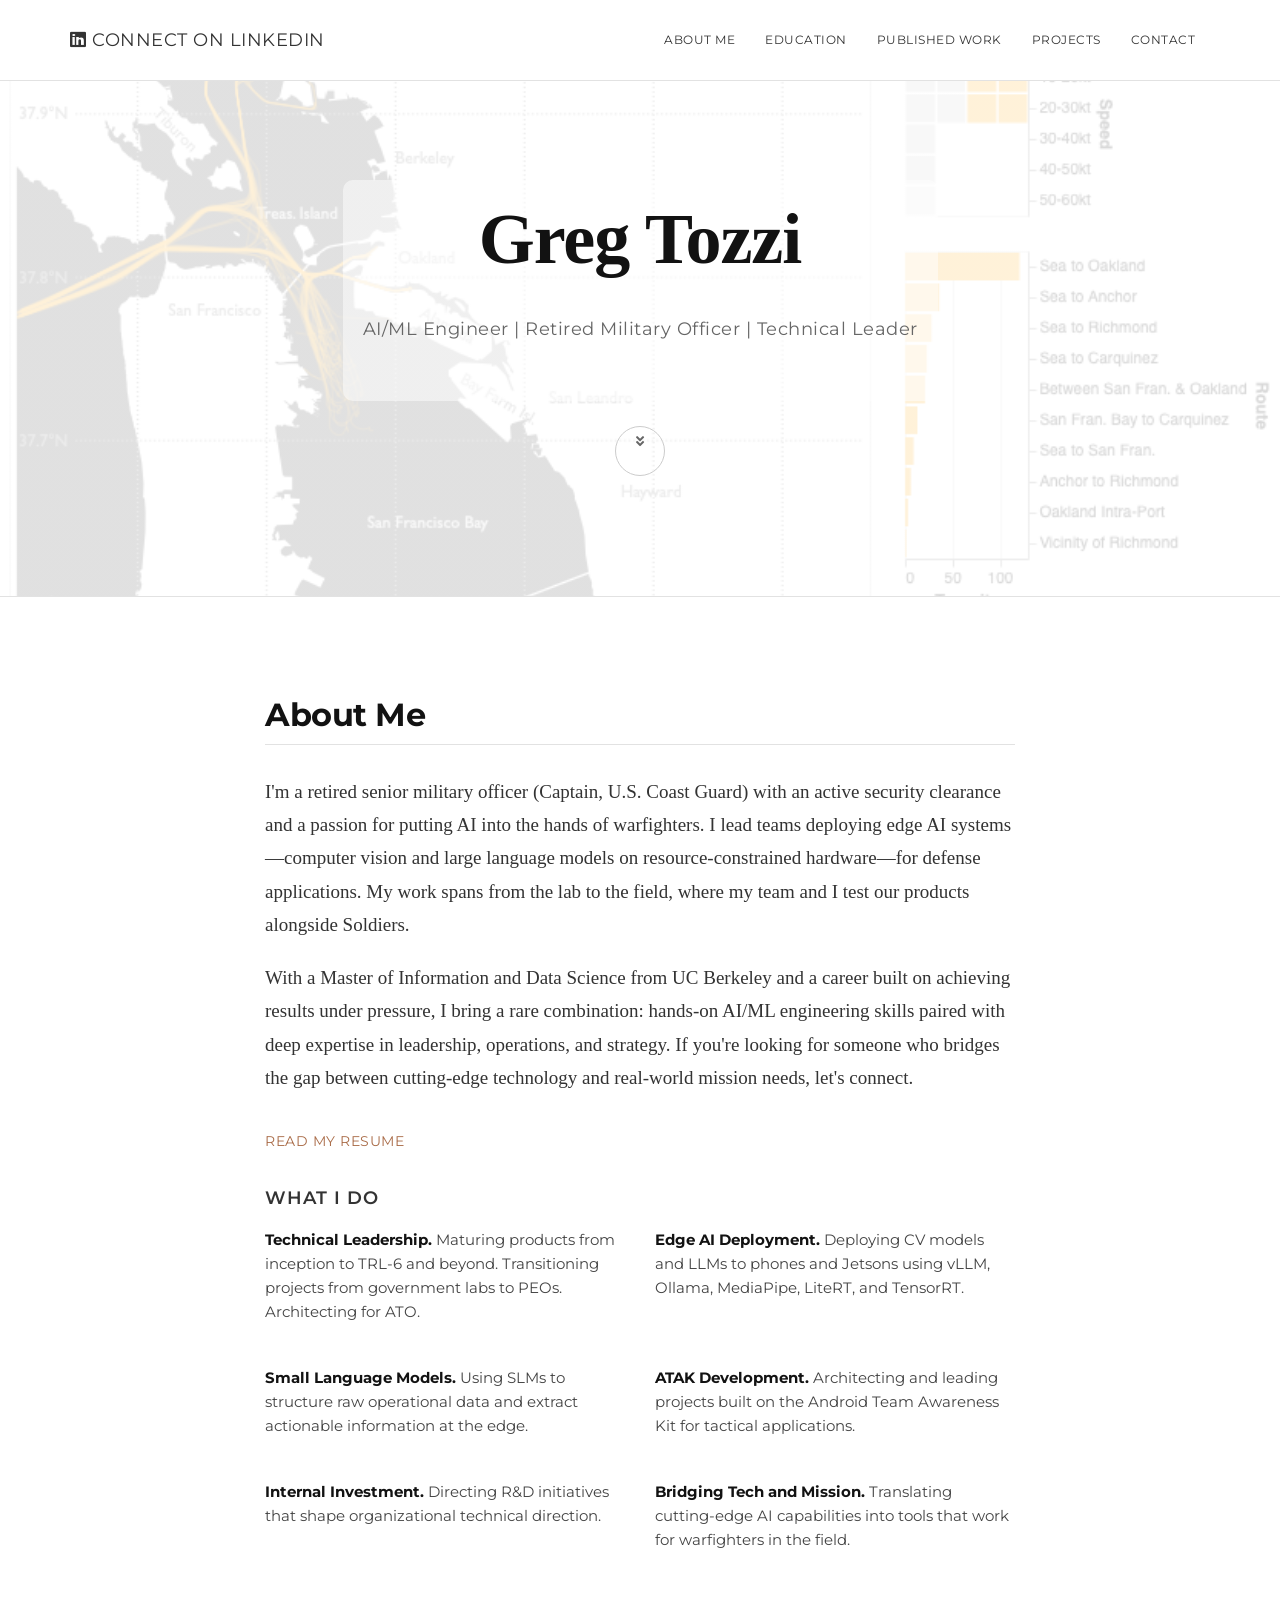
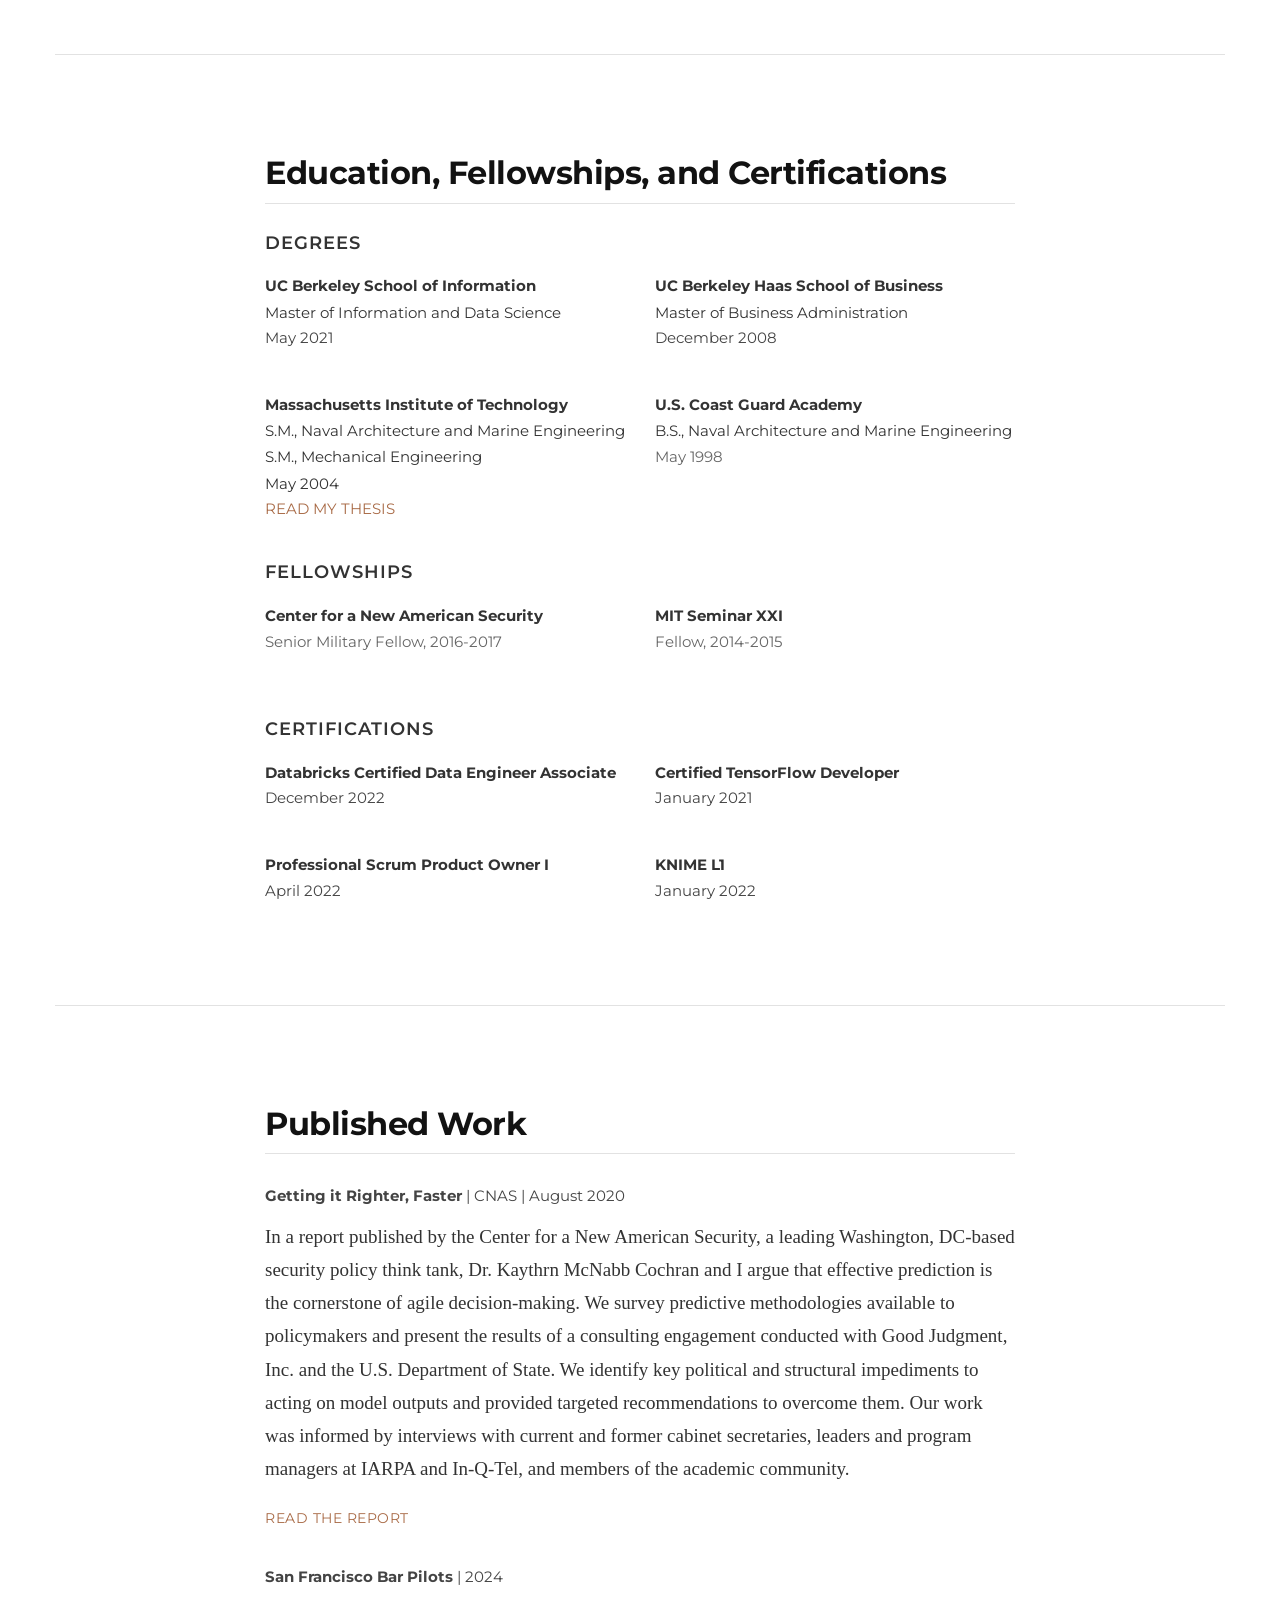
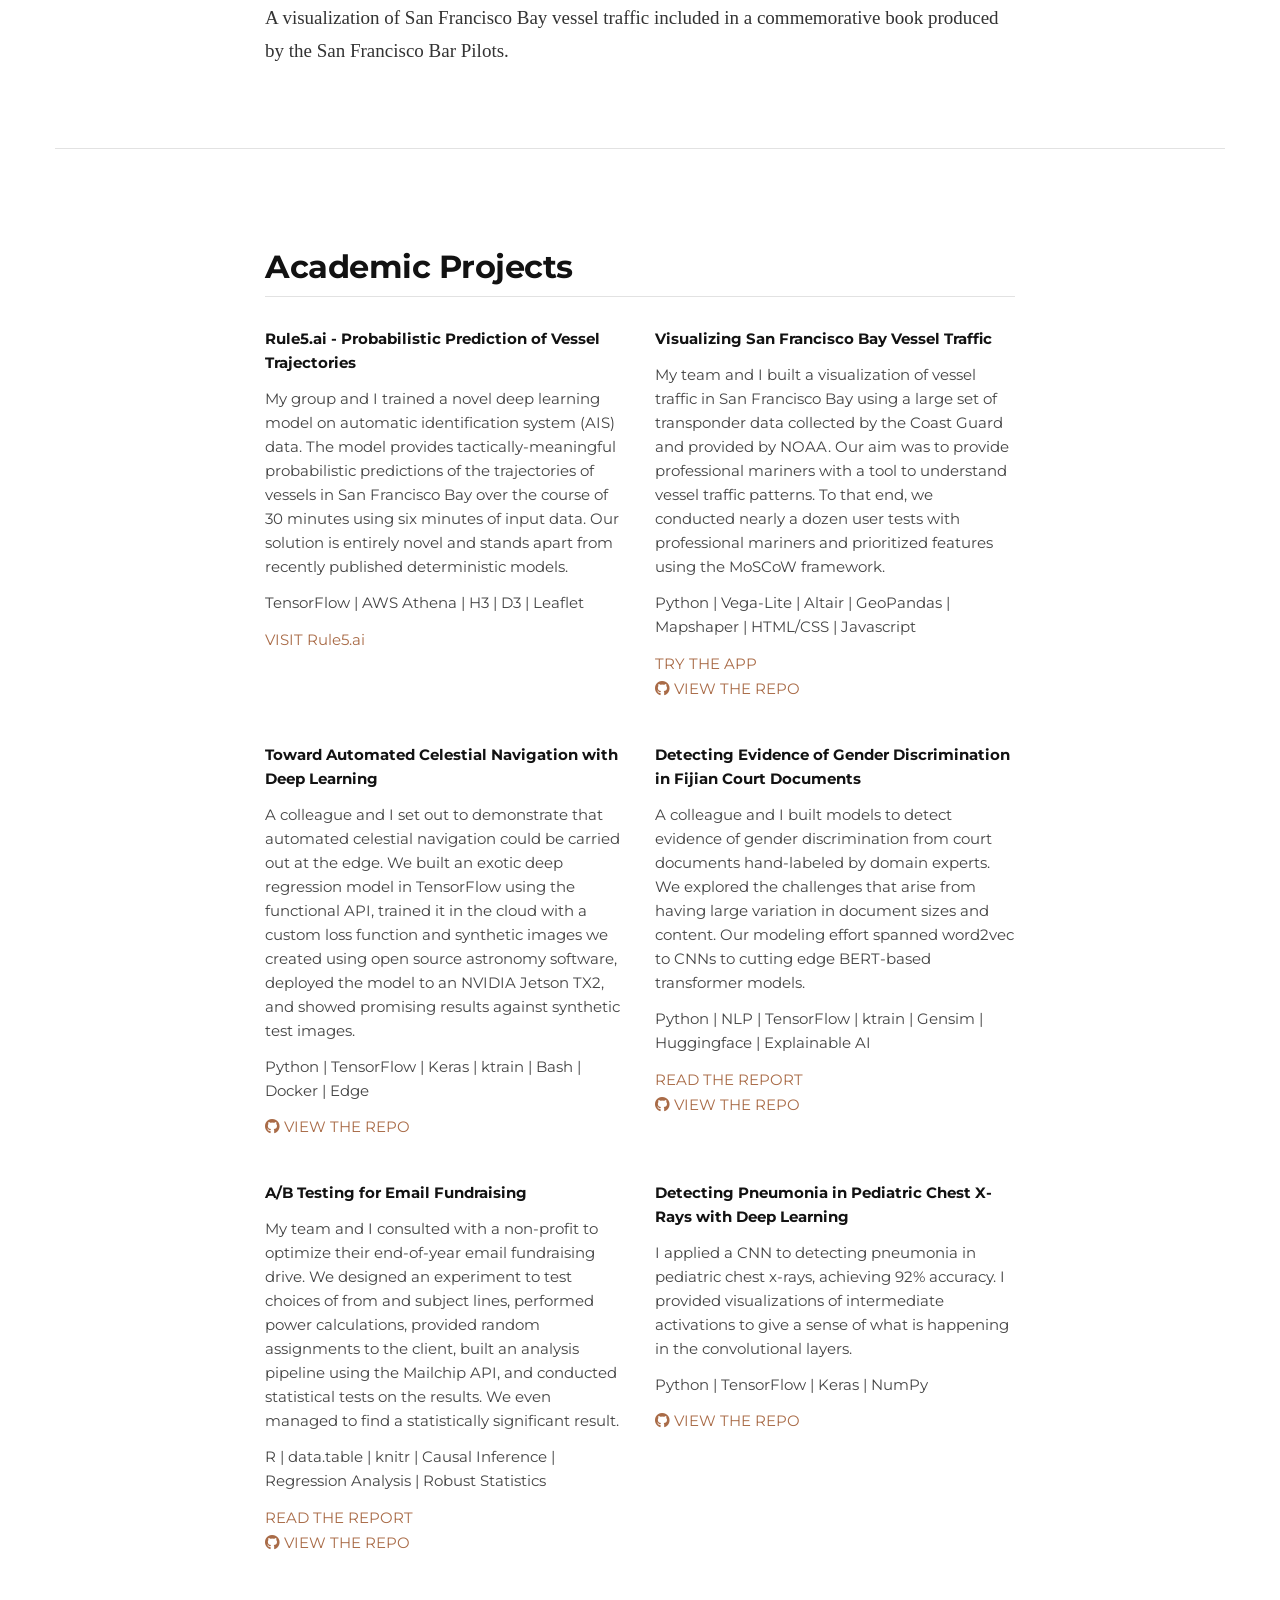
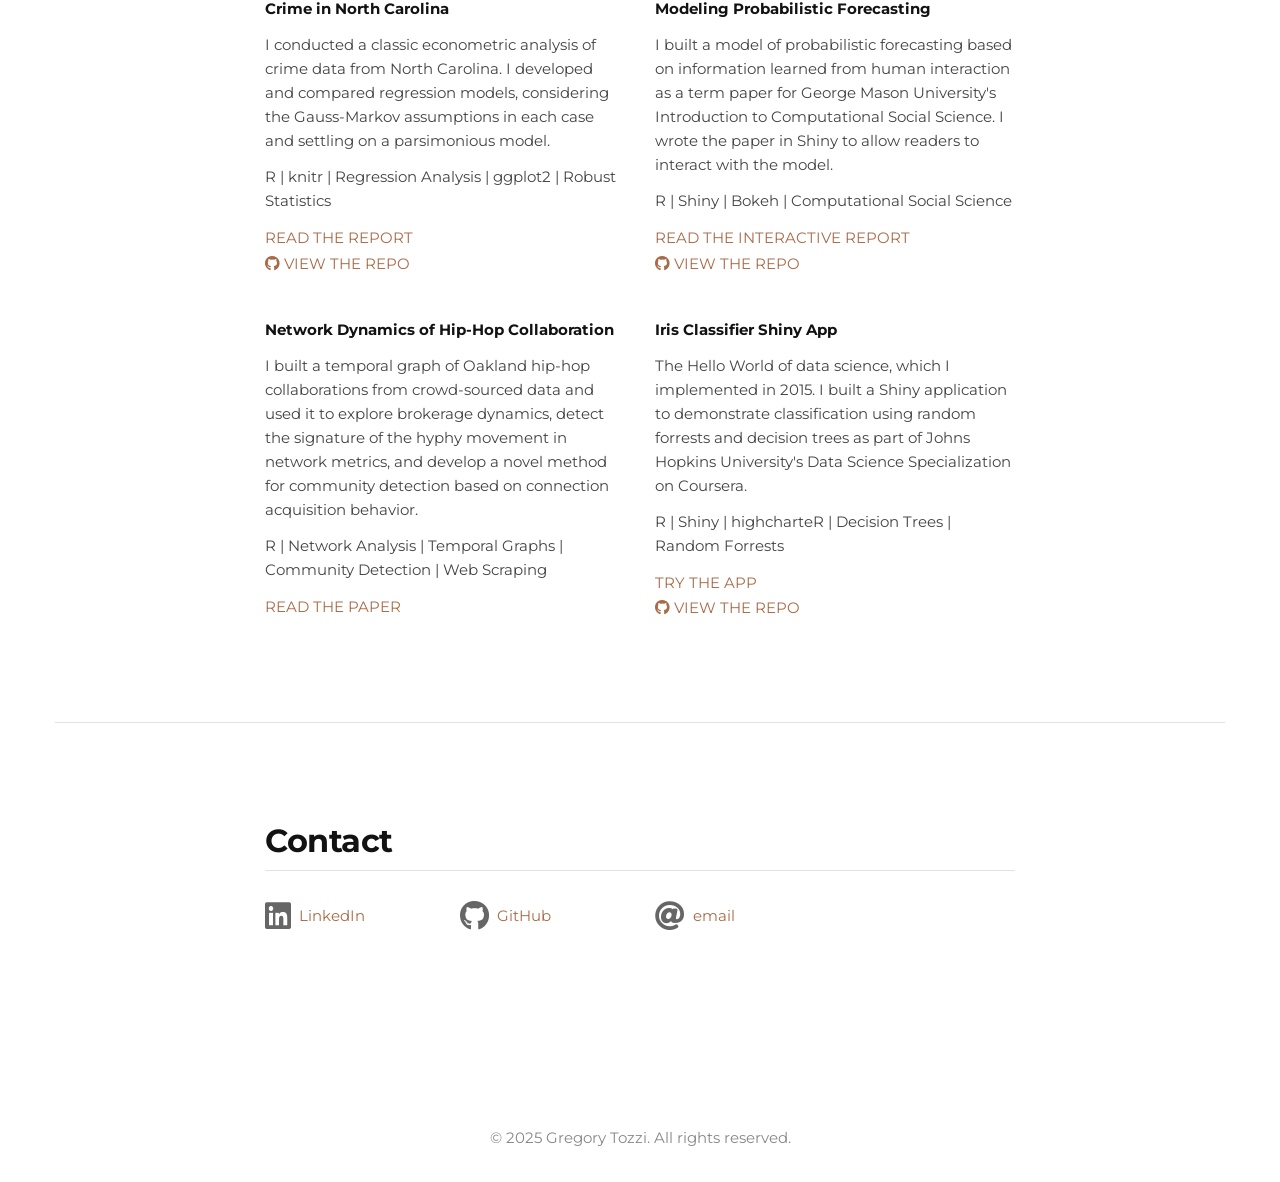
<file: index.html>
<!DOCTYPE html>
<html lang="en">

<head>
    <meta charset="utf-8">
    <meta name="viewport" content="width=device-width, initial-scale=1.0">
    <meta name="description" content="Greg Tozzi: Data Scientist">
    <meta name="author" content="Greg Tozzi">

    <title>Greg Tozzi's Data Science Portfolio</title>
    
    <link rel="preconnect" href="https://fonts.gstatic.com"> 
    <link href="https://fonts.googleapis.com/css2?family=Lora:wght@400;700&family=Montserrat:wght@400;700&display=swap" rel="stylesheet">

    <!-- CSS -->
    <link href="css/bootstrap.min.css" rel="stylesheet">
    <link href="css/all.css" rel="stylesheet">
    <link href="css/grayscale.css" rel="stylesheet">

</head>

<body id="page-top" data-spy="scroll" data-target=".navbar-custom">

    <nav class="navbar navbar-custom navbar-fixed-top" role="navigation">
        <div class="container">
            <div class="navbar-header page-scroll">
                <button type="button" class="navbar-toggle" data-toggle="collapse" data-target=".navbar-main-collapse">
                    <i class="fa fa-bars"></i>
                </button>
                <!-- <span style="color: #6C6; font-size: 135px;">&#x2B22;</span> 

                <a class="navbar-brand" a href="https://linkedin.com/in/gregorytozzi" target="_blank" rel="noopener noreferrer">
                    <i class="fab fa-linkedin fa-1x"></i>  <span class="light">Connect on Linkedin</span>
                </a>-->
                <a class="navbar-brand" a href="https://linkedin.com/in/gregorytozzi" target="_blank" rel="noopener noreferrer">
                    <i class="fab fa-linkedin fa-1x"></i>  <span class="light"> Connect on Linkedin</span>
                </a>        
            </div>

            <!-- Collect the nav links, forms, and other content for toggling -->
            <div class="collapse navbar-collapse navbar-right navbar-main-collapse">
                <ul class="nav navbar-nav">
                    <!-- Hidden li included to remove active class from about link when scrolled up past about section -->
                    <li class="hidden">
                        <a href="#page-top"></a>
                    </li>
                    <li class="page-scroll">
                        <a href="#about">About Me</a>
                    </li>
                    <li class="page-scroll">
                        <a href="#education">Education</a>
                    <li class="page-scroll">
                        <a href="#pubs">Published Work</a>
                    </li>
                    <li class="page-scroll">
                        <a href="#projects">Projects</a>
                    </li>
               
                    <li class="page-scroll">
                        <a href="#contact">Contact</a>
                    </li>
                </ul>
            </div>
            <!-- /.navbar-collapse -->
        </div>
        <!-- /.container -->
    </nav>

    <section class="intro" style="background: linear-gradient(rgba(255,255,255,0.85), rgba(255,255,255,0.85)), url('media/visualization.png') center center no-repeat; background-size: cover;">
        <div class="intro-body">
            <div class="container">
                <div class="col-md-8 col-md-offset-2">
                    <div style="background: rgba(255,255,255,0.5); padding: 20px 20px; display: inline-block; border-radius: 10px;">
                        <h1 class="brand-heading">Greg Tozzi</h1>
                        <p class="intro-text">AI/ML Engineer | Retired Military Officer | Technical Leader</p>
                    </div>
                    <div class="page-scroll">
                        <a href="#about" class="btn btn-circle">
                            <i class="fa fa-angle-double-down animated"></i>
                        </a>
                    </div>
                </div>
            </div>
        </div>
    </section>

    <section id="about" class="container content-section text-justified">
        <div class="row">
            <div class="col-lg-8 col-lg-offset-2">
                <h2>About Me</h2>
                <p class="about-me">I'm a retired senior military officer (Captain, U.S. Coast Guard) with an active security clearance and a passion for putting AI into the hands of warfighters. I lead teams deploying edge AI systems—computer vision and large language models on resource-constrained hardware—for defense applications. My work spans from the lab to the field, where my team and I test our products alongside Soldiers.</p>
                <p>With a Master of Information and Data Science from UC Berkeley and a career built on achieving results under pressure, I bring a rare combination: hands-on AI/ML engineering skills paired with deep expertise in leadership, operations, and strategy. If you're looking for someone who bridges the gap between cutting-edge technology and real-world mission needs, let's connect.</p>
                <p class="resume"><a href="media/Greg_Tozzi_Resume.pdf" target="_blank" rel="noopener noreferrer"">READ MY RESUME</a></p>
            </div>
        </div>
        <div class="row">
            <div class="col-lg-8 col-lg-offset-2">
                <h4>What I Do</h2>
            </div>
        </div>
        <div class="row">
            <div class="col-lg-4 col-lg-offset-2">
                <p class="small-text"><strong>Technical Leadership.</strong> Maturing products from inception to TRL-6 and beyond. Transitioning projects from government labs to PEOs. Architecting for ATO.</p>
            </div>
            <div class="col-lg-4">
                <p class="small-text"><strong>Edge AI Deployment.</strong> Deploying CV models and LLMs to phones and Jetsons using vLLM, Ollama, MediaPipe, LiteRT, and TensorRT.</p>
            </div>
        </div>
        <div class="row">
            <div class="col-lg-4 col-lg-offset-2">
                <p class="small-text"><strong>Small Language Models.</strong> Using SLMs to structure raw operational data and extract actionable information at the edge.</p>
            </div>
            <div class="col-lg-4">
                <p class="small-text"><strong>ATAK Development.</strong> Architecting and leading projects built on the Android Team Awareness Kit for tactical applications.</p>
            </div>
        </div>
        <div class="row">
            <div class="col-lg-4 col-lg-offset-2">
                <p class="small-text"><strong>Internal Investment.</strong> Directing R&D initiatives that shape organizational technical direction.</p>
            </div>
            <div class="col-lg-4">
                <p class="small-text"><strong>Bridging Tech and Mission.</strong> Translating cutting-edge AI capabilities into tools that work for warfighters in the field.</p>
            </div>
        </div>
    </section>

    <section id="education" class="container content-section text-justified">
        <div class="row">
            <div class="col-lg-8 col-lg-offset-2">
                <h2>Education, Fellowships, and Certifications</h2>
            </div>
        </div>
        <div class="row">
            <div class="col-lg-8 col-lg-offset-2">
                <h4>Degrees</h2>
            </div>
        </div>
        <div class="row">
            <div class="col-lg-4 col-lg-offset-2">
                <p class="education"><strong>UC Berkeley School of Information</strong></p>
                <p class="education">Master of Information and Data Science</p>
                <p class="small-text">May 2021</p>
            </div>
            <div class="col-lg-4">
                <p class="education"><strong>UC Berkeley Haas School of Business</strong></p>
                <p class="education">Master of Business Administration</p>
                <p class="small-text">December 2008</p>
            </div>
        </div>
        <div class="row">
            <div class="col-lg-4 col-lg-offset-2">
                <p class="education"><strong>Massachusetts Institute of Technology</strong></p>
                <p class="education">S.M., Naval Architecture and Marine Engineering</p>
                <p class="education">S.M., Mechanical Engineering</p>
                <p class="education">May 2004</p>
                <p class="small-text"><a href="https://dspace.mit.edu/handle/1721.1/33435" target="_blank" rel="noopener noreferrer">READ MY THESIS</a></p>
            </div>
            <div class="col-lg-4">
                <p class="education"><strong>U.S. Coast Guard Academy</strong></p>
                <p class="education">B.S., Naval Architecture and Marine Engineering</p>
                <p class="education-footer">May 1998</p>
            </div>
        </div>
        <div class="row">
            <div class="col-lg-8 col-lg-offset-2">
                <h4>Fellowships</h2>
            </div>
        </div>
        <div class="row">
            <div class="col-lg-4 col-lg-offset-2">
                <p class="education"><strong>Center for a New American Security</strong></p>
                <p class="education-footer">Senior Military Fellow, 2016-2017</p>
            </div>
            <div class="col-lg-4">
                <p class="education"><strong>MIT Seminar XXI</strong></p>
                <p class="education-footer">Fellow, 2014-2015</p>
            </div>
        </div>
        <div class="row">
            <div class="col-lg-8 col-lg-offset-2">
                <h4>Certifications</h2>
            </div>
        </div>
        <div class="row">
            <div class="col-lg-4 col-lg-offset-2">
                <p class="education"><strong>Databricks Certified Data Engineer Associate</strong></p>
                <p class="small-text">December 2022</p>
            </div>
            <div class="col-lg-4">
                <p class="education"><strong>Certified TensorFlow Developer</strong></p>
                <p class="small-text">January 2021</p>
            </div>
        </div>
        <div class="row">
            <div class="col-lg-4 col-lg-offset-2">
                <p class="education"><strong>Professional Scrum Product Owner I</strong></p>
                <p class="small-text">April 2022</p>
            </div>
            <div class="col-lg-4">
                <p class="education"><strong>KNIME L1</strong></p>
                <p class="small-text">January 2022</p>
            </div>
        </div>
    </section>

    <section id="pubs" class="container content-section text-justified">
        <div class="row">
            <div class="col-lg-8 col-lg-offset-2">
                <h2 class="pub-header">Published Work</h2>
                <p class="small-text"><strong>Getting it Righter, Faster</strong> | CNAS | August 2020</p>
                <p class="about-me">In a report published by the Center for a New American Security, a leading Washington, DC-based security policy think tank, Dr. Kaythrn McNabb Cochran and I argue that effective prediction is the cornerstone of agile decision-making. We survey predictive methodologies available to policymakers and present the results of a consulting engagement conducted with Good Judgment, Inc. and the U.S. Department of State. We identify key political and structural impediments to acting on model outputs and provided targeted recommendations to overcome them. Our work was informed by interviews with current and former cabinet secretaries, leaders and program managers at IARPA and In-Q-Tel, and members of the academic community.</p>
                <p class="resume"><a href="https://www.cnas.org/publications/reports/getting-it-righter-faster" target="_blank" rel="noopener noreferrer">READ THE REPORT</a></p>
                <p class="small-text"><strong>San Francisco Bar Pilots</strong> | 2024</p>
                <p class="about-me">A visualization of San Francisco Bay vessel traffic included in a commemorative book produced by the San Francisco Bar Pilots.</p>
            </div>
        </div>
    </section>

    <section id="projects" class="container content-section text-justified">
        <div class="row">
            <div class="col-lg-8 col-lg-offset-2">
                <h2>Academic Projects</h2>
            </div>
        </div>
        <div class="row">
            <div class="col-lg-4 col-lg-offset-2">
                <p class="small-text"><strong>Rule5.ai - Probabilistic Prediction of Vessel Trajectories</strong></p>
                <p class="small-text">My group and I trained a novel deep learning model on automatic identification system (AIS) data. The model provides tactically-meaningful probabilistic predictions of the trajectories of vessels in San Francisco Bay over the course of 30 minutes using six minutes of input data. Our solution is entirely novel and stands apart from recently published deterministic models.</p>
                <p class="small-text">TensorFlow | AWS Athena | H3 | D3 | Leaflet</p>
                <p class="education"><a href="https://www.ischool.berkeley.edu/projects/2021/rule5ai" target="_blank" rel="noopener noreferrer">VISIT Rule5.ai</a></p>
            </div>
            <div class="col-lg-4">
                <p class="small-text"><strong>Visualizing San Francisco Bay Vessel Traffic</strong></p>
                <p class="small-text">My team and I built a visualization of vessel traffic in San Francisco Bay using a large set of transponder data collected by the Coast Guard and provided by NOAA. Our aim was to provide professional mariners with a tool to understand vessel traffic patterns. To that end, we conducted nearly a dozen user tests with professional mariners and prioritized features using the MoSCoW framework.</p>
                <p class="small-text">Python | Vega-Lite | Altair | GeoPandas | Mapshaper | HTML/CSS | Javascript</p>
                <p class="education"><a href="https://gregtozzi.github.io/w209-ais" target="_blank" rel="noopener noreferrer">TRY THE APP</a></p>
                <p class="small-text"><a href="https://github.com/gregtozzi/w209-ais" target="_blank" rel="noopener noreferrer">
                    <i class="fab fa-github fa-1.25x"></i> VIEW THE REPO</a></p>
            </div>
        </div>

        <div class="row">
            <div class="col-lg-4 col-lg-offset-2">
                <p class="small-text"><strong>Toward Automated Celestial Navigation with Deep Learning</strong></p>
                <p class="small-text">A colleague and I set out to demonstrate that automated celestial navigation could be carried out at the edge. We built an exotic deep regression model in TensorFlow using the functional API, trained it in the cloud with a custom loss function and synthetic images we created using open source astronomy software, deployed the model to an NVIDIA Jetson TX2, and showed promising results against synthetic test images.</p>
                <p class="small-text">Python | TensorFlow | Keras | ktrain | Bash | Docker | Edge</p>
                <p class="small-text"><a href="https://github.com/gregtozzi/deep_learning_celnav" target="_blank" rel="noopener noreferrer">
                    <i class="fab fa-github fa-1.25x"></i> VIEW THE REPO</a></p>
            </div>
            <div class="col-lg-4">
                <p class="small-text"><strong>Detecting Evidence of Gender Discrimination in Fijian Court Documents</strong></p>
                <p class="small-text">A colleague and I built models to detect evidence of gender discrimination from court documents hand-labeled by domain experts. We explored the challenges that arise from having large variation in document sizes and content. Our modeling effort spanned word2vec to CNNs to cutting edge BERT-based transformer models.</p>
                <p class="small-text">Python | NLP | TensorFlow | ktrain | Gensim | Huggingface | Explainable AI</p>
                <p class="education"><a href="media/fijian_gbd_report.pdf" target="_blank" rel="noopener noreferrer">READ THE REPORT</a></p>
                <p class="small-text"><a href="https://github.com/gregtozzi/w266_project" target="_blank" rel="noopener noreferrer">
                    <i class="fab fa-github fa-1.25x"></i> VIEW THE REPO</a></p>
            </div>
        </div>

        <div class="row">
            <div class="col-lg-4 col-lg-offset-2">
                <p class="small-text"><strong>A/B Testing for Email Fundraising</strong></p>
                <p class="small-text">My team and I consulted with a non-profit to optimize their end-of-year email fundraising drive. We designed an experiment to test choices of from and subject lines, performed power calculations, provided random assignments to the client, built an analysis pipeline using the Mailchip API, and conducted statistical tests on the results. We even managed to find a statistically significant result.</p>
                <p class="small-text">R | data.table | knitr | Causal Inference | Regression Analysis | Robust Statistics</p>
                <p class="education"><a href="media/ab_test_report.pdf" target="_blank" rel="noopener noreferrer">READ THE REPORT</a></p>
                <p class="small-text"><a href="https://github.com/gregtozzi/w266_project" target="_blank" rel="noopener noreferrer">
                    <i class="fab fa-github fa-1.25x"></i> VIEW THE REPO</a></p>
            </div>
            <div class="col-lg-4">
                <p class="small-text"><strong>Detecting Pneumonia in Pediatric Chest X-Rays with Deep Learning</strong></p>
                <p class="small-text">I applied a CNN to detecting pneumonia in pediatric chest x-rays, achieving 92% accuracy. I provided visualizations of intermediate activations to give a sense of what is happening in the convolutional layers.</p>
                <p class="small-text">Python | TensorFlow | Keras | NumPy</p>
                <p class="small-text"><a href="https://github.com/gregtozzi/diagnosing_pneumonia/blob/master/Diagnosing_Pneumonia_from_Pediatric_Chest_X_Rays.ipynb" target="_blank" rel="noopener noreferrer">
                    <i class="fab fa-github fa-1.25x"></i> VIEW THE REPO</a></p>
            </div>
        </div>
        
        <div class="row">
            <div class="col-lg-4 col-lg-offset-2">
                <p class="small-text"><strong>Crime in North Carolina</strong></p>
                <p class="small-text">I conducted a classic econometric analysis of crime data from North Carolina. I developed and compared regression models, considering the Gauss-Markov assumptions in each case and settling on a parsimonious model.</p>
                <p class="small-text">R | knitr | Regression Analysis | ggplot2 | Robust Statistics</p>
                <p class="education"><a href="media/north_carolina_crime.pdf" target="_blank" rel="noopener noreferrer">READ THE REPORT</a></p>
                <p class="small-text"><a href="https://github.com/gregtozzi/north_carolina_crime" target="_blank" rel="noopener noreferrer">
                    <i class="fab fa-github fa-1.25x"></i> VIEW THE REPO</a></p>
            </div>
            <div class="col-lg-4 col-lg">
                <p class="small-text"><strong>Modeling Probabilistic Forecasting</strong></p>
                <p class="small-text">I built a model of probabilistic forecasting based on information learned from human interaction as a term paper for George Mason University's Introduction to Computational Social Science. I wrote the paper in Shiny to allow readers to interact with the model.</p>
                <p class="small-text">R | Shiny | Bokeh | Computational Social Science</p>
                <p class="education"><a href="https://gregtozzi.shinyapps.io/CSS600_Final_Paper" target="_blank" rel="noopener noreferrer">READ THE INTERACTIVE REPORT</a></p>
                <p class="small-text"><a href="https://github.com/gregtozzi/CSS600/tree/master" target="_blank" rel="noopener noreferrer">
                    <i class="fab fa-github fa-1.25x"></i> VIEW THE REPO</a></p>
            </div>
        </div>

        <div class="row">
            <div class="col-lg-4 col-lg-offset-2">
                <p class="small-text"><strong>Network Dynamics of Hip-Hop Collaboration</strong></p>
                <p class="small-text">I built a temporal graph of Oakland hip-hop collaborations from crowd-sourced data and used it to explore brokerage dynamics, detect the signature of the hyphy movement in network metrics, and develop a novel method for community detection based on connection acquisition behavior.</p>
                <p class="small-text">R | Network Analysis | Temporal Graphs | Community Detection | Web Scraping</p>
                <p class="education"><a href="media/Final_Paper_CSS692.pdf" target="_blank" rel="noopener noreferrer">READ THE PAPER</a></p>
            </div>
            <div class="col-lg-4 col-lg">
                <p class="small-text"><strong>Iris Classifier Shiny App</strong></p>
                <p class="small-text">The Hello World of data science, which I implemented in 2015. I built a Shiny application to demonstrate classification using random forrests and decision trees as part of Johns Hopkins University's Data Science Specialization on Coursera.</p>
                <p class="small-text">R | Shiny | highcharteR | Decision Trees | Random Forrests</p>
                <p class="education"><a href="https://gregtozzi.shinyapps.io/IrisClassifier" target="_blank" rel="noopener noreferrer">TRY THE APP</a></p>
                <p class="small-text"><a href="https://github.com/gregtozzi/IrisClassifier" target="_blank" rel="noopener noreferrer">
                    <i class="fab fa-github fa-1.25x"></i> VIEW THE REPO</a></p>
            </div>
        </div>

        

        
    </section>
    
    <section id="contact" class="container content-section text-justified">
        <div class="row">
            <div class="col-lg-8 col-lg-offset-2">
                <h2>Contact</h2>
            </div>
        </div>
        <div class="row bottom-row">
            <div class="col-lg-2 col-lg-offset-2">
              <p class="small-text"><a href="https://linkedin.com/in/gregorytozzi" target="_blank" rel="noopener noreferrer">
                    <i class="fab fa-linkedin fa-2x"></i> LinkedIn</a></p>
            </div>
            <div class="col-lg-2">
              <p class="small-text"><a href="https://github.com/gregtozzi" target="_blank" rel="noopener noreferrer">
                    <i class="fab fa-github fa-2x"></i> GitHub</a></p>
            </div>
            <div class="col-lg-2">
              <p class="small-text"><a href="mailto:greg.tozzi@ischool.berkeley.edu">
                    <i class="fas fa-at fa-2x"></i> email</a></p>
            </div>
        </div>
    </section>


    <!-- Core JavaScript Files -->
    <script src="js/jquery-3.5.1.min.js"></script>
    <script src="js/bootstrap.min.js"></script>
    <script src="js/jquery.easing.min.js"></script>

    <!-- Custom Theme JavaScript -->
    <script src="js/grayscale.js"></script>

    <footer class="container text-center">
        <p class="small-text" style="padding: 20px 0; color: #888;">&copy; 2025 Gregory Tozzi. All rights reserved.</p>
    </footer>

</body>

</html>
</file>
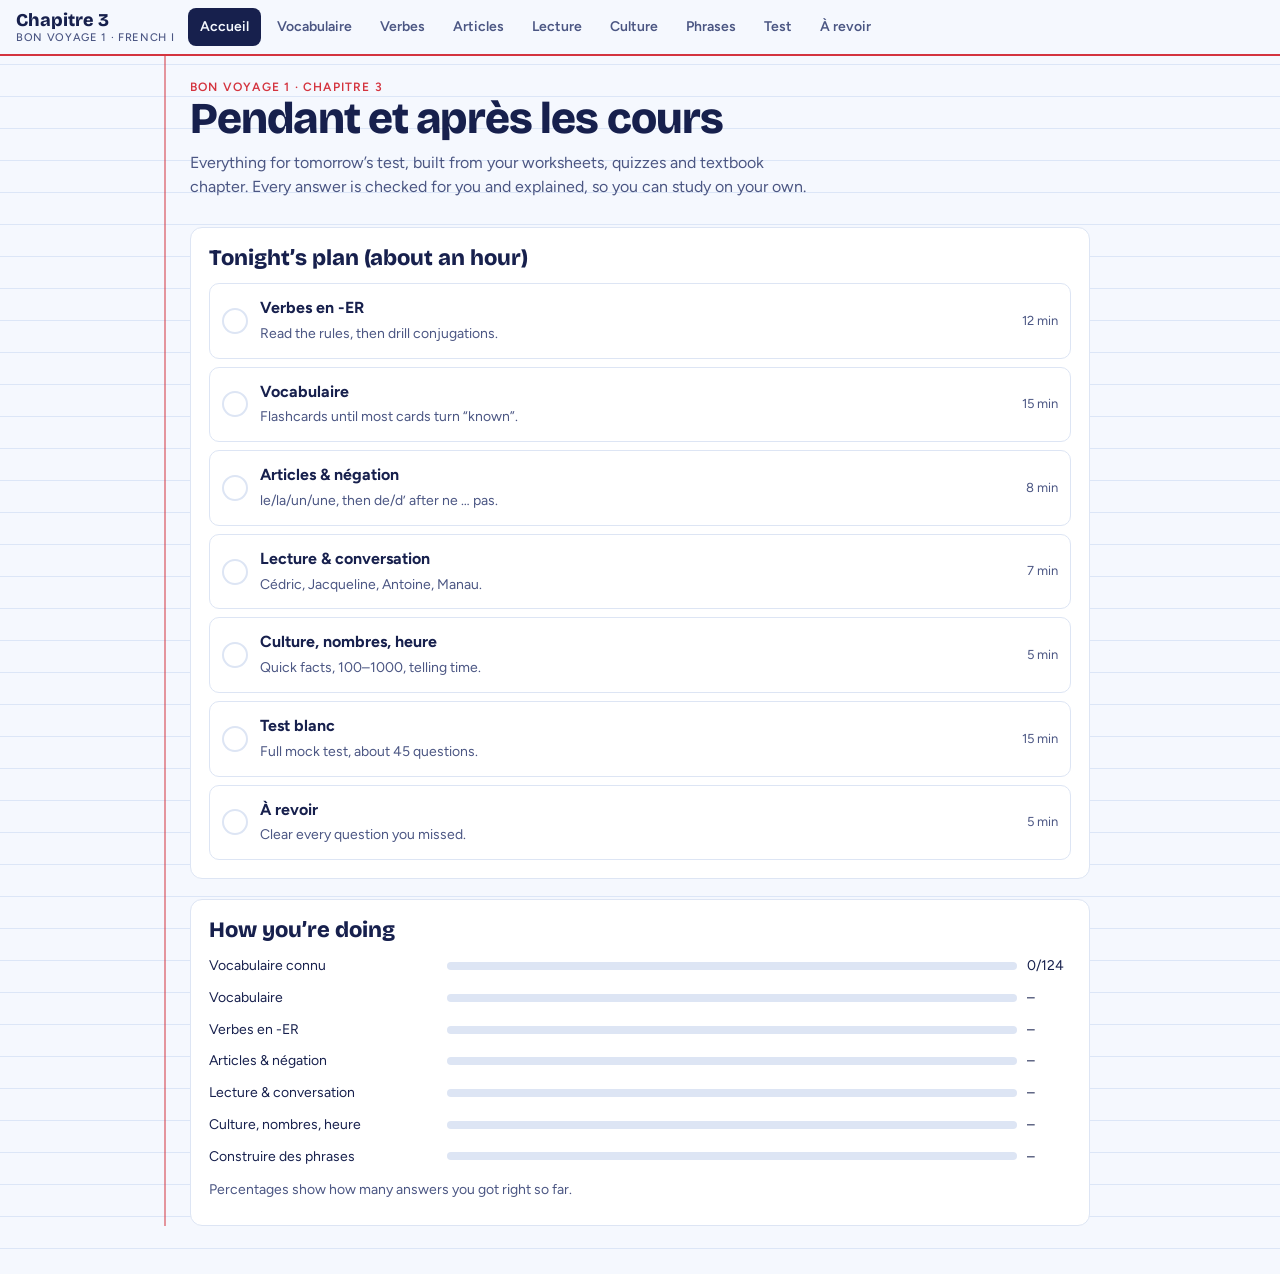
<file: fr-ch3-k7q2/index.html>
<!doctype html>
<html lang="en">
<head>
<meta charset="utf-8">
<meta name="viewport" content="width=device-width,initial-scale=1,viewport-fit=cover">
<title>Chapitre 3 Révision</title>
<link rel="stylesheet" href="https://fonts.googleapis.com/css2?family=Bricolage+Grotesque:opsz,wght@12..96,600;12..96,800&family=Caveat:wght@600&family=Figtree:wght@400;500;600;700&display=swap">
<style>
/* Layout: French school notebook (Seyès grid), top tab bar, one column of cards. Stem = blue, ending = green like her handout. */
:root{--paper:#F5F8FE;--grid:#DCE6F7;--ink:#17204D;--ink2:#4B5683;--card:#FFFFFF;--rule:#DDE5F4;--red:#D4343F;--blue:#2F5BEA;--stem:#2F5BEA;--end:#16995F;--good:#16995F;--goodbg:#E3F6EC;--bad:#C62F3A;--badbg:#FCE6E8;--hi:#FFEE9E;--btn:#17204D;--btntx:#F5F8FE;
--fd:'Bricolage Grotesque',system-ui,sans-serif;--fb:'Figtree',system-ui,sans-serif;--fh:'Caveat','Comic Sans MS',cursive}
@media (prefers-color-scheme:dark){:root:not([data-theme="light"]){--paper:#0E1330;--grid:#18204A;--ink:#EAF0FF;--ink2:#A9B4DD;--card:#161D44;--rule:#2A3470;--red:#FF6B73;--blue:#8CA6FF;--stem:#8CA6FF;--end:#4FD08F;--good:#4FD08F;--goodbg:#12392B;--bad:#FF7B83;--badbg:#44202A;--hi:#5A5116;--btn:#EAF0FF;--btntx:#0E1330;color-scheme:dark}}
:root[data-theme="dark"]{--paper:#0E1330;--grid:#18204A;--ink:#EAF0FF;--ink2:#A9B4DD;--card:#161D44;--rule:#2A3470;--red:#FF6B73;--blue:#8CA6FF;--stem:#8CA6FF;--end:#4FD08F;--good:#4FD08F;--goodbg:#12392B;--bad:#FF7B83;--badbg:#44202A;--hi:#5A5116;--btn:#EAF0FF;--btntx:#0E1330;color-scheme:dark}
*{box-sizing:border-box}
:root{color-scheme:light}[hidden]{display:none!important}
body{margin:0}
body{background:var(--paper);color:var(--ink);font:16px/1.55 var(--fb);background-image:repeating-linear-gradient(var(--grid) 0 1px,transparent 1px 32px);padding-left:max(16px,env(safe-area-inset-left,0px));padding-right:max(16px,env(safe-area-inset-right,0px));padding-block:0 48px;min-height:100vh}
body::before{content:"";position:fixed;inset:0 0 auto;height:env(safe-area-inset-top,0px);z-index:30;background:var(--paper)}
h1,h2,h3{font-family:var(--fd);line-height:1.15;text-wrap:balance;margin:0}
h1{font-size:clamp(28px,6vw,44px);font-weight:800;letter-spacing:-.02em}
h2{font-size:22px;font-weight:800}h3{font-size:17px;font-weight:600}
p{margin:.4em 0}
.top{position:sticky;top:env(safe-area-inset-top,0px);z-index:20;background:var(--paper);border-bottom:2px solid var(--red);margin:0 calc(-1*max(16px,env(safe-area-inset-left,0px)));padding:8px max(16px,env(safe-area-inset-left,0px));display:flex;gap:14px;align-items:center}
.brand{font:800 18px var(--fd);color:var(--ink);text-decoration:none;white-space:nowrap}
.brand small{display:block;font:500 11px var(--fb);color:var(--ink2);letter-spacing:.06em;text-transform:uppercase}
nav{display:flex;gap:4px;overflow-x:auto;scrollbar-width:none;min-width:0}
nav a{padding:8px 12px;border-radius:8px;color:var(--ink2);text-decoration:none;font-weight:600;font-size:14px;white-space:nowrap;position:relative}
nav a.on{background:var(--ink);color:var(--paper)}
nav a .bd{background:var(--red);color:#fff;border-radius:9px;font-size:11px;padding:0 6px;margin-left:5px}
.wrap{max-width:900px;margin:0 auto;padding-top:24px;display:flex;flex-direction:column;gap:20px}
.card{background:var(--card);border:1px solid var(--rule);border-radius:12px;padding:18px;min-width:0}
.grid{display:grid;grid-template-columns:repeat(auto-fill,minmax(240px,1fr));gap:12px}
.lead{color:var(--ink2);max-width:62ch}
.eyebrow{font:600 12px var(--fb);letter-spacing:.1em;text-transform:uppercase;color:var(--red)}
.btn{font:600 16px var(--fb);min-height:44px;padding:8px 18px;border-radius:10px;border:2px solid var(--btn);background:var(--btn);color:var(--btntx);cursor:pointer}
.btn.ghost{background:transparent;color:var(--ink)}
.btn.good{background:var(--good);border-color:var(--good);color:#fff}
.btn.bad{background:var(--bad);border-color:var(--bad);color:#fff}
.btn:disabled{opacity:.4;cursor:default}
.btn:focus-visible,.chip:focus-visible,nav a:focus-visible,input:focus-visible,.opt:focus-visible,.mode:focus-visible,.tile:focus-visible{outline:3px solid var(--blue);outline-offset:2px}
.row{display:flex;gap:10px;flex-wrap:wrap;align-items:center}
.chip{font:600 14px var(--fb);padding:6px 12px;border-radius:99px;border:1.5px solid var(--rule);background:var(--card);color:var(--ink);cursor:pointer;min-height:36px}
.chip.on{background:var(--ink);color:var(--paper);border-color:var(--ink)}
.mode{display:flex;flex-direction:column;gap:4px;text-align:left;background:var(--card);border:1px solid var(--rule);border-radius:12px;padding:16px;cursor:pointer;color:var(--ink);font:inherit;text-decoration:none}
.mode:hover{border-color:var(--blue)}
.mode b{font:800 18px var(--fd)}.mode span{color:var(--ink2);font-size:14px}
.plan{list-style:none;margin:0;padding:0;display:flex;flex-direction:column;gap:8px}
.plan a{display:flex;gap:12px;align-items:center;padding:12px;border:1px solid var(--rule);border-radius:10px;text-decoration:none;color:var(--ink);background:var(--card)}
.plan .ck{width:26px;height:26px;border-radius:50%;border:2px solid var(--rule);flex:none;display:grid;place-items:center;font-weight:800;color:#fff}
.plan .done .ck{background:var(--good);border-color:var(--good)}
.plan .min{margin-left:auto;color:var(--ink2);font-size:13px;white-space:nowrap}
.meter{height:8px;border-radius:4px;background:var(--rule);overflow:hidden}.meter i{display:block;height:100%;background:var(--blue)}
.mrow{display:grid;grid-template-columns:minmax(120px,1.2fr) 3fr 44px;gap:10px;align-items:center;font-size:14px}
.stem{color:var(--stem);font-weight:700}.end{color:var(--end);font-weight:700}
mark{background:var(--hi);color:inherit;padding:0 3px;border-radius:3px}
table{border-collapse:collapse;width:100%}th,td{text-align:left;padding:6px 10px;border-bottom:1px solid var(--rule)}
th{font-size:12px;letter-spacing:.06em;text-transform:uppercase;color:var(--ink2)}
.scroll{overflow-x:auto}
details{border:1px solid var(--rule);border-radius:12px;background:var(--card)}
summary{padding:14px 18px;font:800 18px var(--fd);cursor:pointer}
details>div{padding:0 18px 18px}
.fr{font-family:var(--fh);font-size:1.25em;font-weight:600}
.bigw{font:600 clamp(32px,8vw,52px)/1.1 var(--fh);text-align:center;padding:36px 8px}
.fc{cursor:pointer;min-height:220px;display:flex;flex-direction:column;justify-content:center;align-items:center;text-align:center;border:2px solid var(--ink);box-shadow:5px 5px 0 var(--ink);border-radius:14px;background:var(--card);padding:20px}
.fc small{color:var(--ink2);letter-spacing:.08em;text-transform:uppercase;font-size:12px}
.bar{height:6px;background:var(--rule);border-radius:3px;overflow:hidden}.bar i{display:block;height:100%;background:var(--blue);transition:width .2s}
.qtopic{font:600 12px var(--fb);letter-spacing:.1em;text-transform:uppercase;color:var(--red)}
.qprompt{font:800 clamp(20px,4.5vw,26px)/1.3 var(--fd);margin:8px 0}
.blank{display:inline-block;min-width:3.5em;border-bottom:3px solid var(--blue);margin:0 3px}
.qsub{color:var(--ink2);font-size:14px;margin:0 0 12px}
input.ans{width:100%;font:500 20px var(--fb);padding:12px 14px;border-radius:10px;border:2px solid var(--ink);background:var(--card);color:var(--ink)}
.acc{display:flex;gap:6px;flex-wrap:wrap;margin:10px 0}
.acc button{min-width:38px;min-height:38px;border-radius:8px;border:1.5px solid var(--rule);background:var(--card);color:var(--ink);font:600 18px var(--fb);cursor:pointer}
.opts{display:grid;gap:10px}
.opt{text-align:left;font:500 17px var(--fb);padding:12px 14px;min-height:48px;border:2px solid var(--rule);border-radius:10px;background:var(--card);color:var(--ink);cursor:pointer}
.opt:hover{border-color:var(--blue)}.opt.ok{border-color:var(--good);background:var(--goodbg)}.opt.no{border-color:var(--bad);background:var(--badbg)}
.fb{margin-top:14px;padding:12px 14px;border-radius:10px}.fb.ok{background:var(--goodbg);border-left:5px solid var(--good)}.fb.no{background:var(--badbg);border-left:5px solid var(--bad)}
.tans,.tbank{display:flex;gap:8px;flex-wrap:wrap;min-height:52px;padding:8px;border-radius:10px}
.tans{border:2px dashed var(--ink2);margin-bottom:12px}
.tile{font:600 18px var(--fb);padding:8px 14px;min-height:44px;border-radius:8px;border:2px solid var(--ink);background:var(--card);color:var(--ink);cursor:pointer}
.tile.used{opacity:.25}
.big{font:800 56px var(--fd)}
.sp{background:none;border:none;color:var(--blue);cursor:pointer;padding:4px;vertical-align:middle}
.quote{border-left:4px solid var(--red);padding:2px 14px;margin:8px 0}
.facts{margin:0;padding-left:20px}.facts li{margin:6px 0}
@media (min-width:1040px){.wrap{position:relative}.wrap::before{content:"";position:absolute;left:-26px;top:0;bottom:0;border-left:2px solid var(--red);opacity:.5}}
@media (max-width:560px){.brand small{display:none}.mrow{grid-template-columns:1fr 40px}.mrow .meter{grid-column:1/3;grid-row:2}}
@media (prefers-reduced-motion:reduce){*{transition:none!important}}
</style>
</head>
<body>
<header class="top"><a class="brand" href="#home">Chapitre 3<small>Bon Voyage 1 · French I</small></a><nav id="nav" aria-label="Sections"></nav></header>
<main class="wrap" id="view"></main>
<script>
const $=(s,el=document)=>el.querySelector(s);
const esc=s=>String(s).replace(/[&<>"]/g,c=>({'&':'&amp;','<':'&lt;','>':'&gt;','"':'&quot;'}[c]));
const rnd=n=>Math.floor(Math.random()*n);
const shuffle=a=>{a=a.slice();for(let i=a.length-1;i>0;i--){const j=rnd(i+1);[a[i],a[j]]=[a[j],a[i]]}return a};
const sample=(a,n)=>shuffle(a).slice(0,n);
const pick=a=>a[rnd(a.length)];
const KEY='fr1-ch3-review-v1';
let S={box:{},stats:{},misses:[],best:null,hist:[]};
try{const r=localStorage.getItem(KEY);if(r)S=Object.assign(S,JSON.parse(r))}catch(e){}
const save=()=>{try{localStorage.setItem(KEY,JSON.stringify(S))}catch(e){}};
const strip=s=>s.toLowerCase().replace(/[’‘`´]/g,"'");
const norm=s=>strip(s).normalize('NFD').replace(/[̀-ͯ]/g,'').replace(/-/g,' ').replace(/[^a-z0-9' ]/g,' ').replace(/\s+/g,' ').trim();
const plain=s=>strip(s).replace(/-/g,' ').replace(/[.,?!;:"«»()]/g,' ').replace(/\s+/g,' ').trim();
const stripEn=s=>norm(s).replace(/^(to|a|an|the)\s+/,'');
const TOPICS={vocab:'Vocabulaire',verbs:'Verbes en -ER',gram:'Articles & négation',read:'Lecture & conversation',culture:'Culture, nombres, heure',phrases:'Construire des phrases'};
const CATS={verbs:'Verbes',school:"À l'école",supplies:'Fournitures',shop:'Après les cours',words:'Mots utiles',subjects:'Les matières',computer:"L'ordinateur",bonus:'Bonus (Real French)'};
// [fr, en, cat, note]
const V=[
["arriver","to arrive","verbs"],["quitter","to leave","verbs"],["parler","to speak, to talk","verbs"],["écouter","to listen (to)","verbs"],["regarder","to watch, to look at","verbs"],["étudier","to study","verbs"],["travailler","to work","verbs"],["habiter","to live","verbs"],["jouer","to play","verbs"],["rigoler","to joke around, to laugh","verbs"],["déjeuner","to have lunch","verbs"],["détester","to detest, to hate","verbs"],["aimer","to like, to love","verbs"],["adorer","to love, to adore","verbs"],["passer la journée","to spend the day","verbs"],["passer un examen","to take an exam","verbs","False friend: it does NOT mean “to pass an exam”."],["lever la main","to raise one's hand, to raise your hand","verbs"],["poser une question","to ask a question","verbs"],["commencer","to begin, to start","verbs"],["retrouver","to meet, to get together with","verbs"],["acheter","to buy","verbs"],["payer","to pay","verbs"],["demander","to ask","verbs"],["coûter","to cost","verbs"],["rentrer","to go back home, to return","verbs"],
["une maison","a house, a home","school"],["une rue","a street","school"],["une école","a school","school"],["un lycée","a high school","school"],["un élève / une élève","a student","school"],["un prof / une prof","a teacher","school"],["un copain / une copine","a friend","school"],["un cours","a class, a course","school"],["la cantine","the cafeteria","school"],["la cour","the courtyard, the playground","school"],["la récréation (la récré)","break, recess","school"],["un examen","an exam","school"],["la main","the hand","school"],["un CD","a CD","school"],["une vidéo (un DVD)","a video (a DVD)","school"],
["un cahier","a notebook, a workbook","supplies"],["un livre","a book","supplies"],["un classeur","a binder","supplies"],["un sac à dos","a backpack","supplies"],["un bloc-notes","a notepad","supplies"],["une feuille de papier","a sheet of paper","supplies"],["une règle","a ruler","supplies"],["un stylo-bille","a ballpoint pen","supplies"],["un feutre","a marker, a felt-tip pen","supplies"],["un crayon","a pencil","supplies"],["une calculatrice","a calculator","supplies"],["une gomme","an eraser","supplies"],
["un magasin","a store, a shop","shop"],["une papeterie","a stationery store","shop"],["la caisse","the cash register","shop"],["la radio","the radio","shop"],["le téléphone","the telephone","shop"],["le matin","the morning","shop"],["l'après-midi","the afternoon","shop"],["midi","noon","shop"],["chez","at the house of","shop"],["combien","how much, how many","shop"],["Combien coûte…?","How much does … cost?","shop"],
["beaucoup","a lot, very much","words"],["entre","between","words"],["avant","before","words"],["après","after","words"],["pendant","during","words"],["vers","around, about (time)","words"],["À quelle heure?","At what time?","words"],["un peu","a little","words"],["tout près de","very near","words"],["célèbre","famous","words"],["bien sûr","of course","words"],["pas du tout","not at all","words"],["Tu rigoles !","You're joking!","words"],["C'est pas vrai !","No way! / It's not true!","words"],["Si, c'est vrai.","Yes, it is true.","words","“Si” means yes when you answer a negative statement."],
["le dessin","drawing, art","subjects"],["l'astronomie","astronomy","subjects"],["la biologie","biology","subjects"],["la chimie","chemistry","subjects"],["l'informatique","computer science","subjects"],["la cuisine","cooking","subjects"],["la danse","dance","subjects"],["le théâtre","drama, theater","subjects"],["l'anglais","English","subjects"],["la géographie","geography","subjects"],["la géométrie","geometry","subjects"],["l'histoire","history","subjects"],["les mathématiques (les maths)","math","subjects"],["la musique","music","subjects"],["la couture","sewing","subjects"],["l'éducation physique","physical education, gym","subjects"],
["un ordinateur (un PC)","a computer","computer"],["un portable","a laptop","computer"],["une tablette","a tablet","computer"],["un écran","a screen","computer"],["un clavier","a keyboard","computer"],["une souris","a mouse","computer"],["une imprimante","a printer","computer"],["un scanner","a scanner","computer"],["un casque","headphones","computer"],["un identifiant","a username, a login","computer"],["un mot de passe","a password","computer"],["une boîte de réception","an inbox","computer"],["un logiciel","software, a program","computer"],["un fichier","a file","computer"],["des données","data","computer"],["allumer","to turn on","computer"],["se connecter","to log in, to connect","computer"],["taper","to type","computer"],["imprimer","to print","computer"],["télécharger","to download","computer"],["surfer sur internet","to surf the internet","computer"],["cliquer","to click","computer"],["charger","to charge","computer"],
["un stylo","a pen","bonus"],["une agrafeuse","a stapler","bonus"],["des ciseaux","scissors","bonus"],["J'ai besoin de…","I need…","bonus"],["Tiens, voilà !","Here you go!","bonus"],["Merci beaucoup.","Thank you very much.","bonus"],["De rien.","You're welcome.","bonus"]
];
V.forEach((v,i)=>v.id=v[0]);
function frVars(fr){const o=new Set();fr.split(/\s*\/\s*/).forEach(p=>{const m=p.match(/^(.*?)\s*\((.*)\)$/);(m?[m[1],m[2]]:[p]).forEach(x=>{o.add(x);o.add(x.replace(/^(un|une|le|la|les|des)\s+|^l'/i,''))})});return [...o].filter(Boolean)}
function enVars(en){return en.replace(/\([^)]*\)/g,'').split(/[,;/]/).map(s=>s.trim()).filter(Boolean)}
const MC=(topic,prompt,correct,wrongs,explain,sub)=>({t:'mc',topic,prompt,sub,options:[correct,...wrongs],ans:0,explain});
const TY=(topic,prompt,answers,explain,sub,x)=>Object.assign({t:'type',topic,prompt,sub,answers:[].concat(answers),explain},x);
const TL=(topic,en,fr,extra,explain)=>({t:'tiles',topic,prompt:en,sub:'Tap the words in the right order.',answers:[fr],tiles:fr.replace(/[.,?!]/g,'').split(' ').concat(extra||[]),explain});
function vq(it,dir,style){const [fr,en,cat,note]=it;
 if(dir==='fe'){ if(style==='type')return TY('vocab',fr,enVars(en),note,'Type the English meaning.',{mode:'en',show:en,vid:it.id});
  const pool=V.filter(x=>x.id!==it.id&&x[2]===cat&&x[1]!==en);return Object.assign(MC('vocab',fr,en,sample(pool.length>=3?pool:V.filter(x=>x.id!==it.id),3).map(x=>x[1]),note,'What does it mean?'),{vid:it.id});}
 if(style==='type')return TY('vocab',en,frVars(fr),note,'Type it in French (include un/une/le/la when there is one).',{show:fr,vid:it.id});
 const pool=V.filter(x=>x.id!==it.id&&x[2]===cat&&x[0]!==fr);return Object.assign(MC('vocab',en,fr,sample(pool.length>=3?pool:V.filter(x=>x.id!==it.id),3).map(x=>x[0]),note,'Pick the French.'),{vid:it.id});}
// conjugation
const CV=[["parler","to speak"],["écouter","to listen"],["regarder","to watch"],["étudier","to study"],["travailler","to work"],["habiter","to live"],["arriver","to arrive"],["quitter","to leave"],["aimer","to like"],["adorer","to love"],["détester","to hate"],["jouer","to play"],["rigoler","to joke around"],["déjeuner","to have lunch"],["demander","to ask"],["rentrer","to go home"],["retrouver","to meet up with"],["passer","to spend / to take"],["poser","to ask (a question)"]];
const END={je:'e',tu:'es',il:'e',elle:'e',on:'e',nous:'ons',vous:'ez',ils:'ent',elles:'ent'};
const isV=w=>/^[aeiouhàâéèêëîïôûù]/i.test(w);
function form(inf,s,neg){const v=inf.slice(0,-2)+END[s];if(!neg)return s==='je'&&isV(v)?"j'"+v:s+' '+v;return s+' '+(isV(v)?"n'":"ne ")+v+' pas'}
function genConj(n,neg){return Array.from({length:n},()=>{const [inf,en]=pick(CV),s=pick(Object.keys(END)),f=form(inf,s,neg);const bare=neg?[]:[f.replace(/^(j'|\S+ )/,'')];
 return TY('verbs',neg?`${s} + ${inf} (negative)`:`${s} + ${inf}`,[f,...bare],`Drop -er → ${inf.slice(0,-2)}- and add -${END[s]}. ${neg?'ne/n’ goes before the verb, pas after.':''}`,neg?`Make the negative: ${en}`:`Conjugate (${en}).`)})}
const NSUBJ=[["Sophie","elle"],["Les élèves","ils"],["Vincent et Anne","ils"],["Mon copain et moi","nous"],["Toi et ton copain","vous"],["Le prof","il"],["Les filles","elles"],["La prof","elle"]];
function genNounSubj(n){return Array.from({length:n},()=>{const [N,p]=pick(NSUBJ),[inf,en]=pick(CV);return TY('verbs',`${N} ___ (${inf})`,[form(inf,p).replace(/^(j'|\S+ )/,'')],`${N} = ${p}, so use the ${p} ending.`,'Write only the verb.')})}
const PRON=[["Cédric","il"],["Carol","elle"],["Les cours","ils"],["Jacqueline","elle"],["Les élèves","ils"],["Patrick et moi","nous"],["Toi et moi","nous"],["Toi et Carol","vous"],["Anne et Sophie","elles"],["Vincent et Anne","ils"],["Le prof","il"],["La prof","elle"]];
const genPron=n=>sample(PRON,n).map(([N,p])=>TY('verbs',`Subject pronoun for “${N}”`,[p],'Replace a name with il/elle/ils/elles/nous/vous.', 'Type the pronoun.'));
const FILL=[["Nous ___ (arriver) à l'école à sept heures et demie.","arrivons"],["Et vous, vous ___ (arriver) à quelle heure?","arrivez"],["Avant les cours, j'___ (aimer) parler un peu avec les copains.","aime"],["Avant la classe, on ___ (rigoler).","rigole"],["En classe, on ___ (travailler) beaucoup.","travaille"],["Moi, j'___ (écouter) bien quand les profs parlent.","écoute"],["J'écoute bien quand les profs ___ (parler).","parlent"],["Et toi, tu ___ (travailler) beaucoup aussi?","travailles"],["Tu ___ (passer) des examens?","passes"],["Tu ___ (aimer) les examens ou pas?","aimes"],["La prof ___ (parler) en classe.","parle"],["Les élèves ___ (écouter) bien.","écoutent"],["Anne est excellente. Elle ___ (étudier) beaucoup.","étudie"],["Sophie ___ (lever) la main.","lève","lever has an accent change: lève."],["Elle ___ (poser) une question.","pose"],["Vincent ___ (passer) un examen.","passe"],["Vincent n'___ (aimer) pas les examens.","aime"],["Il ___ (détester) les examens.","déteste"],["Pendant la récré, les élèves ___ (jouer) dans la cour.","jouent"],["Les élèves ___ (déjeuner) à la cantine à midi.","déjeunent"],["Patrick ___ (habiter) rue Saint-Paul.","habite"],["Sylvain ___ (acheter) le sac à dos.","achète","acheter changes: il achète."],["Il ___ (payer) à la caisse.",["paie","paye"]],["Lucette ___ (travailler) dans une papeterie.","travaille"],["Nous ___ (étudier) le français.","étudions"],["Ils ___ (habiter) près de Paris.","habitent"]].map(([p,a,e])=>TY('verbs',p,a,e,'Write the correct verb form.'));
const ACT10=[["Sandrine ___ dans une papeterie.","travaille",["étudie","habite"]],["Elle ___ à un client au téléphone.","parle",["écoute","paie"]],["Les élèves ___ des fournitures scolaires dans la papeterie.","regardent",["travaillent","rentrent"]],["Un garçon ___ un cahier.","regarde",["joue","rentre"]],["Il ___ une calculatrice pour le cours de maths.","achète",["passe","quitte"]],["La calculatrice ___ six dollars canadiens.","coûte",["paie","habite"]],["Le garçon ___ à la caisse.","paie",["quitte","coûte"]]].map(([p,c,w])=>MC('verbs',p,c,w,'','Choose the right verb.'));
// ===== grammar banks =====
const NOUNS=[["cahier","m"],["livre","m"],["stylo","m"],["crayon","m"],["classeur","m"],["feutre","m"],["magasin","m"],["CD","m"],["bloc-notes","m"],["sac à dos","m"],["téléphone","m"],["règle","f"],["gomme","f"],["calculatrice","f"],["feuille de papier","f"],["cantine","f"],["cour","f"],["maison","f"],["rue","f"],["papeterie","f"],["caisse","f"],["vidéo","f"],["radio","f"],["examen","m",1],["école","f",1],["ordinateur","m",1],["agrafeuse","f",1],["après-midi","m",1],["ciseaux","p"],["examens","p",1],["élèves","p",1],["cahiers","p"],["questions","p"]];
function genDef(n){return sample(NOUNS,n).map(([w,g,v])=>{const a=g==='p'?'les':v?"l'":g==='m'?'le':'la';
 return MC('gram',`___ ${w}`,a,["le","la","l'","les"].filter(x=>x!==a).slice(0,3),g==='p'?'Plural = les.':v?'Vowel start = l’.':g==='m'?'Masculine = le.':'Feminine = la.','Definite article: the')})}
function genIndef(n){return sample(NOUNS,n).map(([w,g])=>{const a=g==='p'?'des':g==='m'?'un':'une';
 return MC('gram',`___ ${w}`,a,["un","une","des"].filter(x=>x!==a),g==='p'?'Plural = des.':g==='m'?'Masculine = un.':'Feminine = une.','Indefinite article: a / an / some')})}
function genDe(n){return sample(NOUNS.filter(x=>x[1]!=='p'||true),n).map(([w,g,v])=>{const a=v?"d'":'de';
 return MC('gram',`Il ne regarde pas ___ ${w}.`,a,[a==='de'?"d'":'de','un','une','des'].slice(0,3),'After ne … pas, un / une / des become de (d’ before a vowel).','Negative sentence: which word?')})}
const NEG=[["Julie regarde une vidéo.","Julie ne regarde pas de vidéo."],["Éric écoute un CD.","Éric n'écoute pas de CD."],["Nous regardons des photos.","Nous ne regardons pas de photos."],["Je passe un examen aujourd'hui.","Je ne passe pas d'examen aujourd'hui."],["René achète un feutre.","René n'achète pas de feutre."],["Il achète un stylo-bille.","Il n'achète pas de stylo-bille."],["Tu poses des questions.","Tu ne poses pas de questions."],["Elles écoutent des cassettes.","Elles n'écoutent pas de cassettes."],["J'achète une calculatrice.","Je n'achète pas de calculatrice."],["Vous regardez une vidéo.","Vous ne regardez pas de vidéo."],["Elle écoute la radio.","Elle n'écoute pas la radio.","La, le, les do NOT change in the negative."],["Ils regardent la télé.","Ils ne regardent pas la télé.","La, le, les do NOT change in the negative."],["Nous aimons travailler.","Nous n'aimons pas travailler."],["J'aime rigoler.","Je n'aime pas rigoler."],["Il aime parler au téléphone.","Il n'aime pas parler au téléphone."],["Tu écoutes un CD? Non, …","je n'écoute pas de CD"],["Tu regardes une vidéo? Non, …","je ne regarde pas de vidéo"],["Tu poses des questions? Non, …","je ne pose pas de questions"],["Tu passes un examen? Non, …","je ne passe pas d'examen"]];
const genNeg=n=>sample(NEG,n).map(([p,a,e])=>TY('gram',/Non, …/.test(p)?p:`Make it negative: ${p}`,[a],e||'un / une / des → de (d’ before a vowel). ne becomes n’ before a vowel.','Write the whole sentence.',{lead:1}));
const INF=[["Il aime ___ (rigoler).","rigoler"],["J'adore ___ (écouter) la radio.","écouter"],["On déteste ___ (travailler).","travailler"],["Tu aimes ___ (regarder) la télé?","regarder"],["Nous détestons ___ (passer) des examens.","passer"],["Elle adore ___ (parler) au téléphone.","parler"],["Vous n'aimez pas ___ (étudier)?","étudier"]].map(([p,a])=>TY('gram',p,a,'After aimer / adorer / détester, the second verb stays in the infinitive.','Infinitive!'));
const INFMC=[["Je n'aime pas travailler.",["Je n'aime travailler pas.","Je ne aime pas travailler.","Je n'aime pas travaille."]],["Il aime rigoler.",["Il aime rigole.","Il aimer rigoler.","Il aime rigolent."]],["Nous n'aimons pas étudier.",["Nous ne aimons pas étudier.","Nous n'aimons étudions pas.","Nous n'aimons pas étudions."]],["J'adore écouter la radio.",["J'adore écoute la radio.","Je adore écouter la radio.","J'adorer écouter la radio."]],["Elle déteste passer des examens.",["Elle déteste passe des examens.","Elle détestes passer des examens.","Elle déteste passer pas des examens."]]].map(([c,w])=>MC('gram','Which sentence is correct?',c,w,'Pattern: subject + (ne) + conjugated verb (+ pas) + infinitive.'));
const BESOIN=[["crayon","d'un"],["gomme","d'une"],["ciseaux","des"],["cahier","d'un"],["règle","d'une"],["ordinateur","d'un"],["agrafeuse","d'une"],["livre","d'un"]].map(([w,a])=>MC('gram',`J'ai besoin ___ ${w} !`,a,["d'un","d'une","des"].filter(x=>x!==a),'J’ai besoin de + un/une → d’un / d’une; des stays des.','I need…'));
BESOIN.push(MC('gram','Someone says “Merci beaucoup.” You answer…','De rien.',['Tiens, voilà !','Excuse-moi.','Bien sûr que non.'],'De rien = You’re welcome.'));
const GRAMMC=[MC('verbs','What is the stem of “écouter”?','écout-',['écouter-','écoute-','coute-'],'Drop -er.'),MC('verbs','Which ending goes with “nous”?','-ons',['-ez','-ent','-es'],''),MC('verbs','“On” takes the same verb form as…','il / elle',['nous','ils','je'],'On = we, they, people, but the verb is il/elle: On parle français.'),MC('verbs','Choose the correct sentence.',"J'habite à Paris.",['Je habite à Paris.','J’habites à Paris.','Je habites à Paris.'],'Elision: je → j’ before a vowel or silent h.'),MC('verbs','Which forms of “parler” sound exactly the same?','parle, parles, parlent',['parle, parlons, parlez','parles, parlez, parlent','parlons, parlez, parlent'],'je / tu / il / ils endings are spelled differently but pronounced alike.'),MC('verbs','“Ils habitent” – the s of “ils” sounds like…','a z (liaison)',['an s','silent','a t'],'Liaison: plural pronoun + vowel.'),MC('verbs','Which word has the open /è/ sound?','après',['parler','écoutez','la télé'],'Closed /é/: télé, parler, écoutez. Open /è/: après, cassette.'),MC('verbs','Vincent “passe un examen” means he…','takes an exam',['passes an exam','fails an exam','cancels an exam'],'Faux ami (false friend).'),MC('verbs','Which is the negative of “Il arrive”?',"Il n'arrive pas.",['Il ne arrive pas.','Il pas arrive.',"Il arrive n'pas."],'n’ before a vowel.')];
// ===== reading =====
const R_CED=[MC('read','En France, Cédric arrive à l’école à quelle heure?','Vers sept heures et demie.',['À huit heures.','À trois heures.','À cinq heures.'],'“Moi, j’arrive à l’école vers sept heures et demie.”'),MC('read','Cédric parle avec une amie…','américaine (Carol).',['française.','canadienne.','belge.'],'Carol asks about France, so she is American.'),MC('read','Les cours de Cédric commencent à quelle heure?','À huit heures.',['À sept heures et demie.','À midi.','À cinq heures.'],''),MC('read','Cédric quitte l’école à quelle heure?','À cinq heures.',['À trois heures.','À huit heures.','À midi.'],'“En France, on quitte l’école à cinq heures.”'),MC('read','Carol quitte l’école à quelle heure?','À trois heures.',['À cinq heures.','À huit heures.','À sept heures et demie.'],'Carol asks “Et tu quittes l’école à trois heures?”: that is her school day.'),MC('read','“Tu rigoles !” means…','You’re joking!',['You laugh a lot.','You’re leaving!','You’re working!'],''),MC('read','Why does Cédric answer “Si, c’est vrai” ?','Si = yes, after a negative statement (C’est pas vrai!)',['Si = if','Si = no','Si = very'],'Use si (not oui) to say yes to a negative.'),MC('read','What does Cédric like to do before class?','Parler un peu avec les copains.',['Étudier.','Passer un examen.','Écouter la radio.'],'')];
const SUBVERB=[["Jacqueline quitte la maison à sept heures et demie.","quitte","Jacqueline"],["Les cours commencent à huit heures.","commencent","Les cours"],["À midi, ils déjeunent à la cantine.","déjeunent","ils"],["Tu quittes l’école à trois heures?","quittes","tu"],["En France, on quitte l’école à cinq heures.","quitte","on"],["Il aime parler avec les copains.","aime","Il"]];
const R_SV=SUBVERB.map(([s,v,sub])=>MC('read',s,v,['école','à','copains'].filter(x=>!s.includes(x)||x==='à').slice(0,0).concat(shuffle(s.replace(/[.?]/g,'').split(' ').filter(w=>w.toLowerCase()!==v.toLowerCase()&&w.length>2)).slice(0,3)),`Subject: ${sub}. Verb: ${v}.`,'Which word is the verb?'));
const R_JAC=[MC('read','Qui est Jacqueline?','Une élève française.',['Une prof de maths.','Une étudiante américaine.','Une élève canadienne.'],''),MC('read','Elle habite où?','Rue Monge, à Paris (Quartier latin).',['À Montréal.','À Bruxelles.','Près de Lyon.'],'Her worksheet says rue Monge. (The textbook prints rue Jacob. Use the worksheet.)'),MC('read','Jacqueline quitte la maison à quelle heure?','À sept heures et demie.',['À huit heures.','À cinq heures.','À midi.'],''),MC('read','Les cours commencent à quelle heure?','À huit heures.',['À sept heures et demie.','À neuf heures.','À midi.'],''),MC('read','Elle retrouve des copains où?','Dans la cour (à la récréation).',['À la cantine.','À la maison.','Dans une papeterie.'],''),MC('read','À midi, elle rentre chez elle pour déjeuner?','Non, elle déjeune à la cantine.',['Oui, elle rentre à la maison.','Oui, elle déjeune à la Sorbonne.','Non, elle ne déjeune pas.'],''),MC('read','Elle quitte le lycée à quelle heure?','À cinq heures de l’après-midi.',['À trois heures.','À midi.','À huit heures.'],''),MC('read','Le nom de son lycée?','Louis-le-Grand.',['La Sorbonne.','Saint-Paul.','Place de la Cathédrale.'],''),MC('read','Un quartier fréquenté par les étudiants et les lycéens?','Le Quartier latin.',['La Bretagne.','Montréal.','La rue Monge.'],''),MC('read','Une université célèbre à Paris?','La Sorbonne.',['Louis-le-Grand.','Manau.','Le Quartier latin.'],'')];
const R_EXTRA=[MC('read','Antoine est de…','Montréal (Québec, Canada).',['Paris.','Bruxelles.','Lyon.'],''),MC('read','Où travaille Antoine?','Dans une papeterie, dix heures par semaine.',['Dans un fast-food.','À la cantine.','Dans un supermarché.'],'Place de la Cathédrale, an underground mall.'),MC('read','Pourquoi peu de lycéens français travaillent après les cours?','Ils sont à l’école jusqu’à cinq heures.',['Ils détestent travailler.','Il n’y a pas de magasins.','Ils rentrent à midi.'],'Some work only during vacations.'),MC('read','Manau, c’est…','un groupe de rap « celtique ».',['un lycée de Paris.','une université célèbre.','un quartier de Paris.'],'Songs about Celtic myths and legends. Their mothers are from Bretagne.')];
// ===== culture / numbers / time =====
const CULT=[MC('culture','En France, on quitte l’école à quelle heure?','À cinq heures',['À trois heures','À midi','À huit heures'],''),MC('culture','Where do French students usually eat lunch?','À la cantine (they don’t go home)',['À la maison','Dans la cour','Au fast-food'],''),MC('culture','What is the Sorbonne?','A famous university in Paris',['A high school','A neighborhood','A rap group'],''),MC('culture','What is the Quartier latin?','A Paris neighborhood full of students',['A university','A street in Montréal','A school subject'],''),MC('culture','Montréal is…','the 2nd largest French-speaking city in the world, after Paris',['the capital of France','a city in Belgium','a village in Bretagne'],''),MC('culture','Luc speaks French but is not French. He is…','belge (Belgian)',['canadien','américain','suisse'],'On parle français en Belgique.'),MC('culture','After school, many U.S. and Québec students…','work in stores, supermarkets, fast-foods',['go to the cantine','study at the Sorbonne','take the train'],'In France it’s rare.'),MC('culture','Manau is…','a Celtic rap group',['a school','a store','a computer'],''),MC('culture','“passer un examen” means…','to take an exam',['to pass an exam','to cancel an exam','to study'],'False friend.'),MC('culture','“rigoler” means…','to joke around',['to work','to leave','to pay'],'')];
const HUND=[[100,"cent"],[101,"cent un"],[102,"cent deux"],[120,"cent vingt"],[150,"cent cinquante"],[200,"deux cents"],[220,"deux cent vingt"],[275,"deux cent soixante-quinze"],[300,"trois cents"],[305,"trois cent cinq"],[350,"trois cent cinquante"],[400,"quatre cents"],[450,"quatre cent cinquante"],[500,"cinq cents"],[600,"six cents"],[640,"six cent quarante"],[700,"sept cents"],[800,"huit cents"],[900,"neuf cents"],[990,"neuf cent quatre-vingt-dix"],[1000,"mille"]];
const SEQ=[["deux cents, quatre cents, ___, huit cents","six cents"],["cent, deux cents, ___, quatre cents","trois cents"],["trois cents, quatre cents, ___, six cents","cinq cents"],["cinq cents, ___, sept cents, huit cents","six cents"],["neuf cents, huit cents, ___, six cents","sept cents"],["cent, ___, trois cents, quatre cents","deux cents"]];
const genNum=n=>sample(HUND,n).map(([d,f])=>TY('culture',String(d),f,/cents$/.test(f)||f==='mille'?'Cents takes an s only when no number follows it.':'No s on cent when another number follows.','Write it in French.'));
const genSeq=n=>sample(SEQ,n).map(([p,a])=>TY('culture',p,a,'','Find the missing number.'));
const HR=['','une','deux','trois','quatre','cinq','six','sept','huit','neuf','dix','onze'];
function genTime(n){return Array.from({length:n},()=>{const h=1+rnd(12),half=rnd(2)===1&&h!==12;let f,lab;
 if(h===12){f='midi';lab='12:00'}else{f=HR[h]+(h===1?' heure':' heures')+(half?' et demie':'');lab=h+(half?':30':':00')}
 return TY('culture',`À ${lab}`,['à '+f,f],'12:00 = midi. 1:00 = une heure (singular).','Write the time in French: à …')})}
// ===== phrases =====
const TILES=[["The students listen to a CD.","Les élèves écoutent un CD",["écoute"]],["Patrick arrives at school at eight o'clock.","Patrick arrive à l'école à huit heures",["arrives"]],["They do not watch a video.","Ils ne regardent pas de vidéo",["une"]],["I love to listen to the radio.","J'adore écouter la radio",["écoute"]],["We don't like exams.","Nous n'aimons pas les examens",["des"]],["Sophie raises her hand and asks a question.","Sophie lève la main et pose une question",[]],["At noon, they have lunch at the cafeteria.","À midi ils déjeunent à la cantine",["déjeune"]],["How much does the backpack cost?","Combien coûte le sac à dos",[]],["He pays at the cash register.","Il paie à la caisse",[]],["She doesn't buy an eraser.","Elle n'achète pas de gomme",["une"]],["Do you speak French?","Tu parles français",["parle"]],["We don't work after school.","Nous ne travaillons pas après les cours",["travaillez"]],["The teacher speaks and the students listen well.","Le prof parle et les élèves écoutent bien",[]],["He doesn't like to work.","Il n'aime pas travailler",["travaille"]],["In France, we leave school at five.","En France on quitte l'école à cinq heures",["quittons"]],["I need a pencil.","J'ai besoin d'un crayon",["un"]]];
const genTiles=n=>sample(TILES,n).map(([e,f,x])=>TL('phrases',e,f,x,'Subject + (ne) + verb (+ pas) + the rest.'));
const PH=[["I work","je travaille"],["we speak","nous parlons"],["he lives","il habite"],["you (plural) speak","vous parlez"],["they (m.) watch","ils regardent"],["you (plural) listen","vous écoutez"],["I love","j'adore|j'aime"],["they (f.) study","elles étudient"],["she does not arrive","elle n'arrive pas"],["she doesn't hate","elle ne déteste pas"],["they (m.) don't have lunch","ils ne déjeunent pas"],["they (f.) do not laugh","elles ne rigolent pas"],["you (singular) leave the house","tu quittes la maison"],["it does not cost","il ne coûte pas|ça ne coûte pas"],["people spend the day","on passe la journée"],["I don't like to study","je n'aime pas étudier"],["He hates exams","il déteste les examens"],["Sophie raises her hand","Sophie lève la main"],["Vincent takes an exam","Vincent passe un examen"],["She works after school","elle travaille après les cours"],["We arrive at school at eight","nous arrivons à l'école à huit heures"],["He doesn't buy a pen","il n'achète pas de stylo"]];
const genPh=n=>sample(PH,n).map(([e,f])=>TY('phrases',e,f.split('|'),'','Say it in French.'));
// ===== engine =====
function fmt(s){return esc(s).replace(/___/g,'<span class="blank">&nbsp;</span>').replace(/\*\*(.+?)\*\*/g,'<b>$1</b>')}
const SPK='<svg width="20" height="20" viewBox="0 0 24 24" fill="none" stroke="currentColor" stroke-width="2" stroke-linecap="round"><path d="M4 9v6h4l5 4V5L8 9z"/><path d="M16 8.5a5 5 0 010 7"/></svg>';
function say(t){try{const u=new SpeechSynthesisUtterance(t.replace(/\(.*?\)/g,''));u.lang='fr-FR';u.rate=.85;speechSynthesis.cancel();speechSynthesis.speak(u)}catch(e){}}
function boxUp(id,ok){if(!id)return;S.box[id]=ok?Math.min(3,(S.box[id]||0)+1):0}
function record(q,ok){const s=S.stats[q.topic]||(S.stats[q.topic]={right:0,total:0});s.total++;if(ok)s.right++;boxUp(q.vid,ok);
 const k=q.key||(q.topic+'|'+q.prompt);S.misses=S.misses.filter(m=>m.key!==k);if(!ok){q.key=k;S.misses.unshift(q);S.misses=S.misses.slice(0,80)}save();badge()}
function checkType(q,input){let inp=input.trim();if(!inp)return 'no';
 const tryOne=x=>{const mk=q.mode==='en'?stripEn:norm;const n=mk(x);for(const a of q.answers)if(mk(a)===n)return plain(a)===plain(x)||q.mode==='en'?'ok':'accent';return null};
 let r=tryOne(inp);if(!r&&q.lead)r=tryOne(inp.replace(/^non[, ]+/i,''));return r||'no'}
function ansText(q){return q.t==='mc'?q.options[q.ans]:q.show||q.answers[0]}
function runQuiz({title,qs,back,test}){
 qs=qs.filter(Boolean);let i=0,right=0,res=[],answered=false,cur=null;const v=$('#view');
 document.onkeydown=null;
 function finish(){document.onkeydown=null;const pct=Math.round(100*right/qs.length);
  if(test){const by={};res.forEach(r=>{const t=r.q.topic;(by[t]=by[t]||[0,0])[1]++;if(r.ok)by[t][0]++});S.hist.unshift({d:Date.now(),pct,n:qs.length});S.hist=S.hist.slice(0,8);if(S.best==null||pct>S.best)S.best=pct;save();var bt=Object.entries(by).map(([t,[a,b]])=>`<div class="mrow"><span>${TOPICS[t]}</span><div class="meter"><i style="width:${100*a/b}%"></i></div><span>${a}/${b}</span></div>`).join('')}
  const miss=res.filter(r=>!r.ok);
  v.innerHTML=`<div class="card"><div class="eyebrow">${esc(title)}</div><div class="big">${right}/${qs.length}</div><p class="lead">${pct>=90?'Excellent. You are ready.':pct>=75?'Solid. Look at the misses below once more.':'Good practice. Redo the misses, then try again.'}</p>${bt?`<div style="display:grid;gap:8px;margin:12px 0">${bt}</div>`:''}<div class="row" style="margin-top:14px">${miss.length?'<button class="btn" id="again">Redo my misses</button>':''}<button class="btn ghost" id="bk">Back</button></div></div>${miss.length?`<div class="card"><h2>Review</h2><div class="scroll"><table><tr><th>Question</th><th>Answer</th></tr>${miss.map(r=>`<tr><td>${fmt(r.q.prompt)}</td><td><b>${esc(ansText(r.q))}</b></td></tr>`).join('')}</table></div></div>`:''}`;
  $('#bk').onclick=back;if($('#again'))$('#again').onclick=()=>runQuiz({title:'Redo misses',qs:miss.map(r=>r.q),back})}
 function next(){i++;i>=qs.length?finish():show()}
 function grade(ok,q){right+=ok?1:0;res.push({q,ok});record(q,ok)}
 function show(){answered=false;const q=qs[i];cur=q;let body='';
  if(q.t==='type')body=`<input class="ans" id="ans" autocomplete="off" autocapitalize="off" autocorrect="off" spellcheck="false" lang="fr" aria-label="Your answer"><div class="acc">${'éèêàâçôîûëïùœ'.split('').map(c=>`<button type="button" data-c="${c}">${c}</button>`).join('')}</div>`;
  if(q.t==='mc'){q.opts=shuffle(q.options);body=`<div class="opts">${q.opts.map((o,k)=>`<button class="opt" data-k="${k}">${esc(o)}</button>`).join('')}</div>`}
  if(q.t==='tiles'){q.bank=shuffle(q.tiles);q.put=[];body=`<div class="tans" id="tans"></div><div class="tbank" id="tbank"></div>`}
  v.innerHTML=`<div class="row" style="justify-content:space-between"><button class="btn ghost" id="quit" style="min-height:36px;padding:4px 12px">Quit</button><span>${esc(title)} · ${i+1} / ${qs.length}</span></div><div class="bar"><i style="width:${100*i/qs.length}%"></i></div><div class="card"><div class="qtopic">${TOPICS[q.topic]||''}</div><h2 class="qprompt">${fmt(q.prompt)}${q.t==='type'&&/^[^\s]+$/.test(q.prompt)&&!/^\d/.test(q.prompt)&&q.mode==='en'?` <button class="sp" id="spk" aria-label="Listen">${SPK}</button>`:''}</h2>${q.sub?`<p class="qsub">${esc(q.sub)}</p>`:''}${body}<div id="fb"></div><div class="row" style="margin-top:14px"><button class="btn" id="go">${q.t==='mc'?'Skip':'Check'}</button></div></div>`;
  $('#quit').onclick=()=>{document.onkeydown=null;back()};if($('#spk'))$('#spk').onclick=()=>say(q.prompt);
  const go=$('#go');if(q.t==='mc')go.hidden=true;
  function feedback(ok,note){answered=true;const f=$('#fb');f.className='fb '+(ok?'ok':'no');f.innerHTML=`<b>${ok?pick(['Oui !','Bravo !','Exactement !','Très bien !']):'Not quite.'}</b>${ok&&note?` ${note}`:''}${ok?'':` Answer: <b>${esc(ansText(q))}</b>`}${q.explain?`<div style="margin-top:4px">${esc(q.explain)}</div>`:''}${!ok&&q.t==='type'?'<div style="margin-top:8px"><button class="btn ghost" id="rt" style="min-height:36px;padding:2px 12px">I was actually right</button></div>':''}`;
   go.hidden=false;go.textContent=i+1>=qs.length?'Finish':'Next';go.onclick=next;go.focus();if($('#rt'))$('#rt').onclick=()=>{res[res.length-1].ok=true;right++;record(q,true);feedback(true,'Counted as correct.')}}
  function commit(ok,note){if(test){grade(ok,q);next();return}grade(ok,q);feedback(ok,note)}
  if(q.t==='type'){const a=$('#ans');a.focus();document.querySelectorAll('.acc button').forEach(b=>b.onclick=()=>{const s=a.selectionStart||a.value.length;a.value=a.value.slice(0,s)+b.dataset.c+a.value.slice(s);a.focus();a.setSelectionRange(s+1,s+1)});
   go.onclick=()=>{const r=checkType(q,a.value);if(r==='no'&&!a.value.trim())return;a.disabled=true;document.querySelectorAll('.acc button').forEach(b=>b.disabled=true);commit(r!=='no',r==='accent'?'Watch the accents: '+esc(ansText(q)):'')}}
  if(q.t==='mc')document.querySelectorAll('.opt').forEach(b=>b.onclick=()=>{if(answered)return;const ok=q.opts[b.dataset.k]===q.options[q.ans];document.querySelectorAll('.opt').forEach(x=>{x.disabled=true;if(q.opts[x.dataset.k]===q.options[q.ans])x.classList.add('ok')});if(!ok)b.classList.add('no');commit(ok)});
  if(q.t==='tiles'){const draw=()=>{$('#tans').innerHTML=q.put.map((k,n)=>`<button class="tile" data-n="${n}">${esc(q.bank[k])}</button>`).join('');$('#tbank').innerHTML=q.bank.map((w,k)=>`<button class="tile ${q.put.includes(k)?'used':''}" data-k="${k}" ${q.put.includes(k)||answered?'disabled':''}>${esc(w)}</button>`).join('');
    document.querySelectorAll('#tans .tile').forEach(b=>b.onclick=()=>{if(answered)return;q.put.splice(+b.dataset.n,1);draw()});document.querySelectorAll('#tbank .tile').forEach(b=>b.onclick=()=>{q.put.push(+b.dataset.k);draw()})};draw();
   go.onclick=()=>{if(!q.put.length)return;const got=q.put.map(k=>q.bank[k]).join(' ');const ok=norm(got)===norm(q.answers[0]);answered=true;draw();commit(ok)}}
  document.onkeydown=e=>{if(e.key==='Enter'){e.preventDefault();if(!go.hidden)go.click()}}}
 qs.length?show():back()}
// ===== pages =====
const NAV=[['home','Accueil'],['vocab','Vocabulaire'],['verbs','Verbes'],['articles','Articles'],['read','Lecture'],['culture','Culture'],['phrases','Phrases'],['test','Test'],['weak','À revoir']];
function badge(){const n=$('#nav');if(!n)return;const cur=(location.hash||'#home').slice(1);n.innerHTML=NAV.map(([h,l])=>`<a href="#${h}" class="${h===cur?'on':''}">${l}${h==='weak'&&S.misses.length?`<span class="bd">${S.misses.length}</span>`:''}</a>`).join('')}
const view=()=>$('#view');
const known=()=>V.filter(v=>(S.box[v.id]||0)>=2).length;
const tot=t=>(S.stats[t]||{}).total||0;
const acc=t=>{const s=S.stats[t];return s&&s.total?Math.round(100*s.right/s.total):0};
const head=(e,t,l)=>`<div><div class="eyebrow">${e}</div><h1>${t}</h1><p class="lead">${l}</p></div>`;
const modeBtn=(id,t,d)=>`<button class="mode" id="${id}"><b>${t}</b><span>${d}</span></button>`;
const P={};
P.home=()=>{const plan=[['#verbs','Verbes en -ER','Read the rules, then drill conjugations.',12,tot('verbs')>=20],['#vocab','Vocabulaire','Flashcards until most cards turn “known”.',15,known()>=60],['#articles','Articles & négation','le/la/un/une, then de/d’ after ne … pas.',8,tot('gram')>=15],['#read','Lecture & conversation','Cédric, Jacqueline, Antoine, Manau.',7,tot('read')>=12],['#culture','Culture, nombres, heure','Quick facts, 100–1000, telling time.',5,tot('culture')>=10],['#test','Test blanc','Full mock test, about 45 questions.',15,S.best!=null],['#weak','À revoir','Clear every question you missed.',5,S.misses.length===0&&Object.keys(S.stats).length>0]];
 view().innerHTML=`${head('Bon Voyage 1 · Chapitre 3','Pendant et après les cours','Everything for tomorrow’s test, built from your worksheets, quizzes and textbook chapter. Every answer is checked for you and explained, so you can study on your own.')}
 <div class="card"><h2>Tonight’s plan (about an hour)</h2><ol class="plan" style="margin-top:12px">${plan.map(p=>`<li class="${p[4]?'done':''}"><a href="${p[0]}"><span class="ck">${p[4]?'✓':''}</span><span><b>${p[1]}</b><br><span style="color:var(--ink2);font-size:14px">${p[2]}</span></span><span class="min">${p[3]} min</span></a></li>`).join('')}</ol></div>
 <div class="card"><h2>How you’re doing</h2><div style="display:grid;gap:10px;margin-top:12px"><div class="mrow"><span>Vocabulaire connu</span><div class="meter"><i style="width:${100*known()/V.length}%"></i></div><span>${known()}/${V.length}</span></div>${Object.keys(TOPICS).map(t=>`<div class="mrow"><span>${TOPICS[t]}</span><div class="meter"><i style="width:${acc(t)}%"></i></div><span>${tot(t)?acc(t)+'%':'–'}</span></div>`).join('')}</div><p style="color:var(--ink2);font-size:14px;margin-top:12px">${S.best!=null?`Best mock test: <b>${S.best}%</b>. `:''}Percentages show how many answers you got right so far.</p></div>`};
// ---- vocab
let vcat='all',vdir='fe';
const vitems=()=>vcat==='all'?V:V.filter(v=>v[2]===vcat);
P.vocab=()=>{view().innerHTML=`${head('Vocabulaire','Mots 1 & 2 and more','Pick a group, then flip cards, type answers, or use multiple choice.')}
 <div class="card"><div class="row" id="cats">${[['all','Tout']].concat(Object.entries(CATS)).map(([k,l])=>`<button class="chip ${k===vcat?'on':''}" data-c="${k}">${l}</button>`).join('')}</div><div class="row" style="margin-top:12px"><span>Direction:</span>${[['fe','Français → English'],['ef','English → Français'],['mix','Mix']].map(([k,l])=>`<button class="chip ${k===vdir?'on':''}" data-d="${k}">${l}</button>`).join('')}</div><p style="margin-top:10px;color:var(--ink2)">${vitems().length} words · ${vitems().filter(v=>(S.box[v.id]||0)>=2).length} known</p></div>
 <div class="grid">${modeBtn('m1','Flashcards','Flip, then “Got it” or “Again”. Weak cards come first.')}${modeBtn('m2','Type the answer','Spelling counts (accents are forgiven but flagged).')}${modeBtn('m3','Multiple choice','Fast and easy for a first pass.')}${modeBtn('m4','Word list','Browse and listen.')}</div><div id="wl"></div>`;
 document.querySelectorAll('[data-c]').forEach(b=>b.onclick=()=>{vcat=b.dataset.c;P.vocab()});document.querySelectorAll('[data-d]').forEach(b=>b.onclick=()=>{vdir=b.dataset.d;P.vocab()});
 const d=()=>vdir==='mix'?pick(['fe','ef']):vdir;
 $('#m1').onclick=()=>flash(sample(vitems(),vitems().length).sort((a,b)=>(S.box[a.id]||0)-(S.box[b.id]||0)).slice(0,24),P.vocab);
 $('#m2').onclick=()=>runQuiz({title:'Type it',qs:sample(vitems(),15).map(x=>vq(x,d(),'type')),back:P.vocab});
 $('#m3').onclick=()=>runQuiz({title:'Choisis',qs:sample(vitems(),15).map(x=>vq(x,d(),'mc')),back:P.vocab});
 $('#m4').onclick=()=>{$('#wl').innerHTML=`<div class="card"><div class="scroll"><table><tr><th>Français</th><th>English</th></tr>${vitems().map(v=>`<tr><td><span class="fr">${esc(v[0])}</span> <button class="sp" data-s="${esc(v[0])}" aria-label="Listen">${SPK}</button></td><td>${esc(v[1])}${v[3]?`<br><small style="color:var(--red)">${esc(v[3])}</small>`:''}</td></tr>`).join('')}</table></div></div>`;document.querySelectorAll('[data-s]').forEach(b=>b.onclick=()=>say(b.dataset.s));$('#wl').scrollIntoView()}};
function flash(deck,back){let i=0,got=0,again=[];const v=view();
 function show(){if(i>=deck.length){v.innerHTML=`<div class="card"><div class="eyebrow">Flashcards</div><div class="big">${got}/${deck.length}</div><p class="lead">Got it: ${got}. Again: ${again.length}.</p><div class="row">${again.length?'<button class="btn" id="re">Study the ones I missed</button>':''}<button class="btn ghost" id="bk">Back</button></div></div>`;$('#bk').onclick=back;if(again.length)$('#re').onclick=()=>flash(again,back);document.onkeydown=null;return}
  const it=deck[i],fe=vdir==='ef'?false:vdir==='mix'?(it.id.length%2===0):true;const front=fe?it[0]:it[1],backT=fe?it[1]:it[0];let flipped=false;
  v.innerHTML=`<div class="row" style="justify-content:space-between"><button class="btn ghost" id="bk" style="min-height:36px;padding:4px 12px">Quit</button><span>${i+1} / ${deck.length}</span></div><div class="bar"><i style="width:${100*i/deck.length}%"></i></div><div class="fc" id="fc" tabindex="0" role="button" aria-label="Flip card"><small id="lb">${fe?'Français':'English'}</small><div class="bigw" id="tx" style="${fe?'':'font-family:var(--fd);font-weight:800'}">${esc(front)}</div></div><div class="row" id="ctl" style="justify-content:center"><span style="color:var(--ink2)">Tap the card or press Space to flip</span></div>`;
  $('#bk').onclick=()=>{document.onkeydown=null;back()};
  const flip=()=>{if(flipped)return;flipped=true;$('#lb').textContent=fe?'English':'Français';$('#tx').textContent=backT;$('#tx').style.cssText=fe?'font-family:var(--fd);font-weight:800':'';if(it[3])$('#tx').insertAdjacentHTML('afterend',`<small style="color:var(--red);text-transform:none;font-size:14px">${esc(it[3])}</small>`);say(it[0]);
   $('#ctl').innerHTML=`<button class="btn ghost" id="ag">Again (1)</button><button class="btn good" id="gt">Got it (2)</button><button class="sp" id="sy" aria-label="Listen">${SPK}</button>`;$('#sy').onclick=()=>say(it[0]);
   const mv=ok=>{boxUp(it.id,ok);if(ok)got++;else again.push(it);save();i++;show()};$('#ag').onclick=()=>mv(false);$('#gt').onclick=()=>mv(true)};
  $('#fc').onclick=flip;document.onkeydown=e=>{if(e.key===' '||e.key==='Enter'){e.preventDefault();flip()}else if(flipped&&e.key==='1')$('#ag').click();else if(flipped&&e.key==='2')$('#gt').click()}}
 show()}
function ctab(inf){const stem=inf.slice(0,-2);return `<table><tr><th colspan="2">${inf}</th></tr>${['je','tu','il/elle/on','nous','vous','ils/elles'].map(p=>{const k=p.split('/')[0],e=END[k],v=stem+e,el=p==='je'&&isV(v);return `<tr><td>${el?"j'":p}</td><td><span class="stem">${stem}</span><span class="end">${e}</span></td></tr>`}).join('')}</table>`}
P.verbs=()=>{view().innerHTML=`${head('Grammaire','Les verbes en -ER au présent','Drop -er, keep the stem (la racine), add the ending (la terminaison).')}
 <details open><summary>Learn it</summary><div><p>Infinitive <b>parler</b> → stem <span class="stem">parl-</span> + endings <span class="end">-e, -es, -e, -ons, -ez, -ent</span>.</p><div class="grid">${['parler','aimer','écouter'].map(ctab).map(t=>`<div class="scroll">${t}</div>`).join('')}</div>
 <ul class="facts"><li><b>Elision:</b> je → <b>j’</b> before a vowel or silent h: <i>j’aime, j’habite, j’écoute</i>. Same for ne → <b>n’</b>.</li><li><b>Sound:</b> parle, parles, parlent sound the same.</li><li><b>Liaison:</b> nous_z étudions, ils_z habitent (the s sounds like z).</li><li><b>On</b> = we / they / people, and uses the il/elle form: <i>On parle français.</i></li><li><b>Negative:</b> ne … pas around the verb: <i>Je ne parle pas. Je n’aime pas.</i></li><li><b>Infinitive after aimer/adorer/détester:</b> <i>J’adore écouter la radio.</i></li><li><b>False friend:</b> passer un examen = to <mark>take</mark> an exam.</li><li><b>Spelling changes (you’ll see them, not drilled):</b> j’achète / nous achetons · il lève / nous levons · il paie / nous payons · nous commençons.</li></ul></div></details>
 <div class="grid">${modeBtn('a','Conjugate','Pronoun + verb, typed (12)')}${modeBtn('b','Negative forms','je n’aime pas, elle ne parle pas (10)')}${modeBtn('c','Fill in the verb','Sentences from your textbook (12)')}${modeBtn('d','Names → pronouns','Cédric = il, Les cours = ils (8)')}${modeBtn('e','Choose the verb','Papeterie activity (7)')}${modeBtn('f','Verb rules','Stems, endings, sounds (9)')}</div>`;
 const g=(id,t,qs)=>$(id).onclick=()=>runQuiz({title:t,qs:qs(),back:P.verbs});
 g('#a','Conjugate',()=>genConj(12));g('#b','Negative',()=>genConj(10,1));g('#c','Fill in',()=>sample(FILL,12).concat(genNounSubj(0)));g('#d','Pronouns',()=>genPron(8));g('#e','Choose',()=>ACT10);g('#f','Rules',()=>shuffle(GRAMMC))};
P.articles=()=>{view().innerHTML=`${head('Grammaire','Articles et négation','Which small word comes before the noun, and what happens after ne … pas.')}
 <details open><summary>Learn it</summary><div class="scroll"><table><tr><th></th><th>Défini (the)</th><th>Indéfini (a, some)</th></tr><tr><td>Masculin</td><td>le</td><td>un</td></tr><tr><td>Voyelle (m. ou f.)</td><td>l’</td><td>un / une</td></tr><tr><td>Féminin</td><td>la</td><td>une</td></tr><tr><td>Pluriel</td><td>les</td><td>des</td></tr><tr><td>Négatif</td><td><b>no change</b></td><td><mark>de / d’</mark></td></tr></table>
 <ul class="facts"><li>Julie regarde <b>un</b> CD. → Éric ne regarde pas <b>de</b> CD.</li><li>Je passe un examen. → Je ne passe pas <b>d’</b>examen.</li><li>Elle écoute <b>la</b> radio. → Elle n’écoute pas <b>la</b> radio.</li><li>J’ai besoin <b>d’un</b> crayon, <b>d’une</b> gomme, <b>des</b> ciseaux.</li></ul></div></details>
 <div class="grid">${modeBtn('a','le / la / l’ / les','Definite articles (12)')}${modeBtn('b','un / une / des','Indefinite articles (12)')}${modeBtn('c','de / d’ after pas','Negative articles (8)')}${modeBtn('d','Make it negative','Type the whole sentence (10)')}${modeBtn('e','Verb + infinitive','aimer, adorer, détester (12)')}${modeBtn('f','J’ai besoin de…','From the Real French handout (9)')}</div>`;
 const g=(id,t,qs)=>$(id).onclick=()=>runQuiz({title:t,qs:qs(),back:P.articles});
 g('#a','Définis',()=>genDef(12));g('#b','Indéfinis',()=>genIndef(12));g('#c','De / d’',()=>genDe(8));g('#d','Négation',()=>genNeg(10));g('#e','Verbe + infinitif',()=>sample(INF,7).concat(INFMC));g('#f','Besoin',()=>BESOIN)};
const CED=`Carol: En France, tu arrives à quelle heure à l’école le matin?\nCédric: Moi, j’arrive à l’école vers sept heures et demie.\nCarol: Et les cours commencent à quelle heure?\nCédric: À huit heures. J’aime parler un peu avec les copains avant la classe.\nCarol: Et tu quittes l’école à trois heures?\nCédric: À trois heures! Tu rigoles! En France, on quitte l’école à cinq heures.\nCarol: À cinq heures! C’est pas vrai!\nCédric: Si, c’est vrai.`;
const JAC=`Jacqueline est une élève française. Elle habite rue Monge à Paris. La rue Monge est dans le Quartier latin, tout près de la Sorbonne. La Sorbonne est une université célèbre à Paris. Le Quartier latin est un quartier très fréquenté par les étudiants d’université et les lycéens.\n\nJacqueline est élève au lycée Louis-le-Grand. Le matin, elle quitte la maison à sept heures et demie. Les cours commencent à huit heures. Jacqueline passe la journée au lycée. Comme tous les lycéens, Jacqueline travaille beaucoup, à Louis-le-Grand et à la maison. À la récréation, Jacqueline retrouve des copains dans la cour. Ils parlent et ils rigolent un peu. À midi, ils déjeunent à la cantine. Ils ne rentrent pas à la maison pour déjeuner. Jacqueline quitte le lycée à cinq heures de l’après-midi. Et vous, vous quittez l’école à quelle heure?`;
P.read=()=>{view().innerHTML=`${head('Lecture','Conversation et lectures','Read each text, then take the quiz. Also find the subjects and verbs in every sentence.')}
 <details open><summary>Un élève français aux États-Unis</summary><div><div class="quote fr" style="white-space:pre-line;font-size:1.15em">${esc(CED)}</div></div></details>
 <details><summary>Une journée avec Jacqueline</summary><div><div class="quote" style="white-space:pre-line">${esc(JAC)}</div><p style="color:var(--ink2);font-size:14px">tout près de = very near · célèbre = famous · retrouve = meets up with</p></div></details>
 <details><summary>Antoine and Manau (in short)</summary><div><ul class="facts"><li>Antoine is Québécois, from Montréal (2nd largest French-speaking city after Paris). He works 10 hours a week in a papeterie in an underground mall, “Place de la Cathédrale”.</li><li>Many U.S. and Québec students work after school. In France it is rare, since school lasts until 5 p.m.</li><li>Manau is a popular “Celtic rap” group (Cédric and Martial). Their songs are about Celtic myths and legends.</li></ul></div></details>
 <div class="grid">${modeBtn('a','Cédric et Carol','8 questions')}${modeBtn('b','Jacqueline','10 questions')}${modeBtn('c','Antoine et Manau','4 questions')}${modeBtn('d','Find the verb','Subject + verb in a sentence (6)')}${modeBtn('e','Tout mélanger','Mix of all reading')}</div>`;
 const g=(id,t,qs)=>$(id).onclick=()=>runQuiz({title:t,qs:qs(),back:P.read});
 g('#a','Cédric',()=>R_CED);g('#b','Jacqueline',()=>R_JAC);g('#c','Antoine & Manau',()=>R_EXTRA);g('#d','Le verbe',()=>R_SV);g('#e','Lecture',()=>sample(R_CED.concat(R_JAC,R_EXTRA,R_SV),14))};
P.culture=()=>{view().innerHTML=`${head('Culture','Culture, nombres, heure','Facts about school in France, big numbers, and telling time.')}
 <div class="card"><h2>Know these</h2><ul class="facts"><li>French lycéens start at <b>8:00</b> and leave around <b>5:00 p.m.</b></li><li>They eat at the <b>cantine</b> and do not go home for lunch.</li><li>Jacqueline lives in the <b>Quartier latin</b>, near the <b>Sorbonne</b>, and goes to <b>lycée Louis-le-Grand</b>.</li><li>Few French students work after school. In the U.S. and Québec many do.</li><li><b>cent</b> + s only when nothing follows: deux cents, but deux cent vingt. 1000 = mille.</li><li>Prices: <i>Le sac à dos, c’est combien? Vingt dollars cinquante.</i></li><li>Subjects: le dessin, la chimie, l’informatique, la cuisine, la danse, le théâtre, l’anglais, l’histoire, la musique, la couture…</li></ul></div>
 <div class="grid">${modeBtn('a','Culture quiz','10 questions')}${modeBtn('b','Nombres 100–1000','Type the number (10)')}${modeBtn('c','Suites de nombres','deux cents, quatre cents, ___ (6)')}${modeBtn('d','L’heure','à huit heures, à sept heures et demie (10)')}${modeBtn('e','Les matières','Flashcards for school subjects')}</div>`;
 const g=(id,t,qs)=>$(id).onclick=()=>runQuiz({title:t,qs:qs(),back:P.culture});
 g('#a','Culture',()=>CULT);g('#b','Nombres',()=>genNum(10));g('#c','Suites',()=>genSeq(6));g('#d','L’heure',()=>genTime(10));$('#e').onclick=()=>{vcat='subjects';location.hash='#vocab'}};
P.phrases=()=>{view().innerHTML=`${head('Écrire','Construire des phrases','Put it all together: build French sentences from tiles, or translate from English.')}<div class="grid">${modeBtn('a','Build the sentence','Tap tiles in order (8)')}${modeBtn('b','Translate it','Type in French, like your verb puzzle (12)')}</div>`;
 $('#a').onclick=()=>runQuiz({title:'Phrases',qs:genTiles(8),back:P.phrases});$('#b').onclick=()=>runQuiz({title:'Traduis',qs:genPh(12),back:P.phrases})};
function buildTest(){return [].concat(sample(V,10).map(x=>vq(x,pick(['fe','ef']),pick(['mc','type']))),genConj(5),genConj(2,1),sample(FILL,4),genPron(2),genDef(2),genIndef(2),genDe(1),genNeg(3),sample(INF,2),sample(R_CED.concat(R_JAC),3),sample(CULT,3),genNum(2),genTime(1),genPh(2),genTiles(2))}
P.test=()=>{view().innerHTML=`${head('Test blanc','Mock test','About 45 mixed questions. You see no answers until the end, like the real test.')}<div class="card"><button class="btn" id="go">Start the test</button>${S.hist.length?`<h3 style="margin-top:18px">Past scores</h3><p>${S.hist.map(h=>h.pct+'%').join(' · ')}</p>`:''}</div>`;$('#go').onclick=()=>runQuiz({title:'Test blanc',qs:buildTest(),back:P.test,test:1})};
P.weak=()=>{const m=S.misses;view().innerHTML=`${head('À revoir',m.length?m.length+' to review':'Nothing to review','Every question you miss lands here. Answer it correctly once to clear it.')}${m.length?`<div class="card"><div class="row"><button class="btn" id="go">Practice my misses</button><button class="btn ghost" id="clr">Clear list</button></div></div><div class="card scroll"><table><tr><th>Question</th><th>Answer</th></tr>${m.slice(0,30).map(q=>`<tr><td>${fmt(q.prompt)}</td><td><b>${esc(ansText(q))}</b></td></tr>`).join('')}</table></div>`:''}`;
 if(m.length){$('#go').onclick=()=>runQuiz({title:'À revoir',qs:shuffle(m).slice(0,20),back:P.weak});$('#clr').onclick=()=>{S.misses=[];save();P.weak();badge()}}};
function route(){document.onkeydown=null;const h=(location.hash||'#home').slice(1);(P[h]||P.home)();badge();window.scrollTo(0,0)}
addEventListener('hashchange',route);route();
</script>
</body>
</html>
</file>
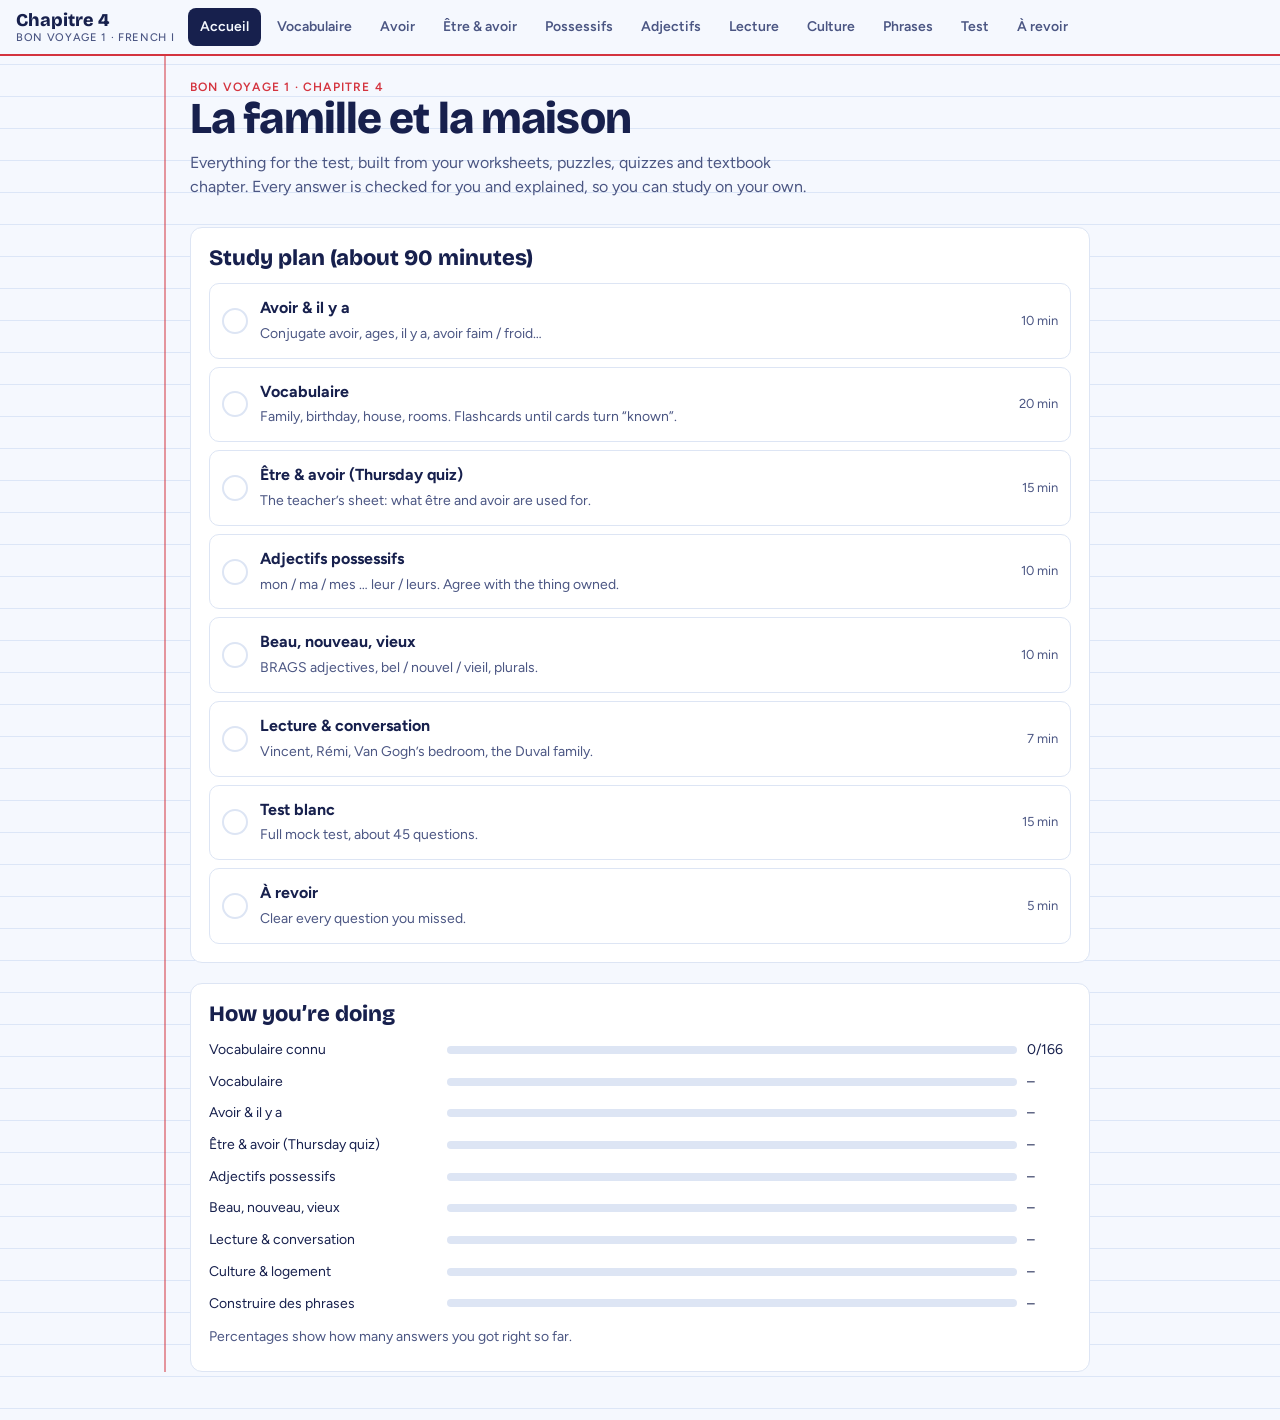
<file: fr-ch4-m8x3/index.html>
<!doctype html>
<html lang="en"><head><meta charset="utf-8"><meta name="viewport" content="width=device-width,initial-scale=1"><title>Chapitre 4 Révision</title><style>body{margin:0}[hidden]{display:none!important}:root{color-scheme:light}</style>
<meta name="claude:viewport-fit-sides" content="cover">
<link rel="stylesheet" href="https://fonts.googleapis.com/css2?family=Bricolage+Grotesque:opsz,wght@12..96,600;12..96,800&family=Caveat:wght@600&family=Figtree:wght@400;500;600;700&display=swap">
<style>
/* Layout: French school notebook (Seyès grid), top tab bar, one column of cards. Stem = blue, ending = green like her handout. */
:root{--paper:#F5F8FE;--grid:#DCE6F7;--ink:#17204D;--ink2:#4B5683;--card:#FFFFFF;--rule:#DDE5F4;--red:#D4343F;--blue:#2F5BEA;--stem:#2F5BEA;--end:#16995F;--good:#16995F;--goodbg:#E3F6EC;--bad:#C62F3A;--badbg:#FCE6E8;--hi:#FFEE9E;--btn:#17204D;--btntx:#F5F8FE;
--fd:'Bricolage Grotesque',system-ui,sans-serif;--fb:'Figtree',system-ui,sans-serif;--fh:'Caveat','Comic Sans MS',cursive}
@media (prefers-color-scheme:dark){:root:not([data-theme="light"]){--paper:#0E1330;--grid:#18204A;--ink:#EAF0FF;--ink2:#A9B4DD;--card:#161D44;--rule:#2A3470;--red:#FF6B73;--blue:#8CA6FF;--stem:#8CA6FF;--end:#4FD08F;--good:#4FD08F;--goodbg:#12392B;--bad:#FF7B83;--badbg:#44202A;--hi:#5A5116;--btn:#EAF0FF;--btntx:#0E1330;color-scheme:dark}}
:root[data-theme="dark"]{--paper:#0E1330;--grid:#18204A;--ink:#EAF0FF;--ink2:#A9B4DD;--card:#161D44;--rule:#2A3470;--red:#FF6B73;--blue:#8CA6FF;--stem:#8CA6FF;--end:#4FD08F;--good:#4FD08F;--goodbg:#12392B;--bad:#FF7B83;--badbg:#44202A;--hi:#5A5116;--btn:#EAF0FF;--btntx:#0E1330;color-scheme:dark}
*{box-sizing:border-box}
body{background:var(--paper);color:var(--ink);font:16px/1.55 var(--fb);background-image:repeating-linear-gradient(var(--grid) 0 1px,transparent 1px 32px);padding-left:max(16px,env(safe-area-inset-left,0px));padding-right:max(16px,env(safe-area-inset-right,0px));padding-block:0 48px;min-height:100vh}
body::before{content:"";position:fixed;inset:0 0 auto;height:env(safe-area-inset-top,0px);z-index:30;background:var(--paper)}
h1,h2,h3{font-family:var(--fd);line-height:1.15;text-wrap:balance;margin:0}
h1{font-size:clamp(28px,6vw,44px);font-weight:800;letter-spacing:-.02em}
h2{font-size:22px;font-weight:800}h3{font-size:17px;font-weight:600}
p{margin:.4em 0}
.top{position:sticky;top:env(safe-area-inset-top,0px);z-index:20;background:var(--paper);border-bottom:2px solid var(--red);margin:0 calc(-1*max(16px,env(safe-area-inset-left,0px)));padding:8px max(16px,env(safe-area-inset-left,0px));display:flex;gap:14px;align-items:center}
.brand{font:800 18px var(--fd);color:var(--ink);text-decoration:none;white-space:nowrap}
.brand small{display:block;font:500 11px var(--fb);color:var(--ink2);letter-spacing:.06em;text-transform:uppercase}
nav{display:flex;gap:4px;overflow-x:auto;scrollbar-width:none;min-width:0}
nav a{padding:8px 12px;border-radius:8px;color:var(--ink2);text-decoration:none;font-weight:600;font-size:14px;white-space:nowrap;position:relative}
nav a.on{background:var(--ink);color:var(--paper)}
nav a .bd{background:var(--red);color:#fff;border-radius:9px;font-size:11px;padding:0 6px;margin-left:5px}
.wrap{max-width:900px;margin:0 auto;padding-top:24px;display:flex;flex-direction:column;gap:20px}
.card{background:var(--card);border:1px solid var(--rule);border-radius:12px;padding:18px;min-width:0}
.grid{display:grid;grid-template-columns:repeat(auto-fill,minmax(240px,1fr));gap:12px}
.lead{color:var(--ink2);max-width:62ch}
.eyebrow{font:600 12px var(--fb);letter-spacing:.1em;text-transform:uppercase;color:var(--red)}
.btn{font:600 16px var(--fb);min-height:44px;padding:8px 18px;border-radius:10px;border:2px solid var(--btn);background:var(--btn);color:var(--btntx);cursor:pointer}
.btn.ghost{background:transparent;color:var(--ink)}
.btn.good{background:var(--good);border-color:var(--good);color:#fff}
.btn.bad{background:var(--bad);border-color:var(--bad);color:#fff}
.btn:disabled{opacity:.4;cursor:default}
.btn:focus-visible,.chip:focus-visible,nav a:focus-visible,input:focus-visible,.opt:focus-visible,.mode:focus-visible,.tile:focus-visible{outline:3px solid var(--blue);outline-offset:2px}
.row{display:flex;gap:10px;flex-wrap:wrap;align-items:center}
.chip{font:600 14px var(--fb);padding:6px 12px;border-radius:99px;border:1.5px solid var(--rule);background:var(--card);color:var(--ink);cursor:pointer;min-height:36px}
.chip.on{background:var(--ink);color:var(--paper);border-color:var(--ink)}
.mode{display:flex;flex-direction:column;gap:4px;text-align:left;background:var(--card);border:1px solid var(--rule);border-radius:12px;padding:16px;cursor:pointer;color:var(--ink);font:inherit;text-decoration:none}
.mode:hover{border-color:var(--blue)}
.mode b{font:800 18px var(--fd)}.mode span{color:var(--ink2);font-size:14px}
.plan{list-style:none;margin:0;padding:0;display:flex;flex-direction:column;gap:8px}
.plan a{display:flex;gap:12px;align-items:center;padding:12px;border:1px solid var(--rule);border-radius:10px;text-decoration:none;color:var(--ink);background:var(--card)}
.plan .ck{width:26px;height:26px;border-radius:50%;border:2px solid var(--rule);flex:none;display:grid;place-items:center;font-weight:800;color:#fff}
.plan .done .ck{background:var(--good);border-color:var(--good)}
.plan .min{margin-left:auto;color:var(--ink2);font-size:13px;white-space:nowrap}
.meter{height:8px;border-radius:4px;background:var(--rule);overflow:hidden}.meter i{display:block;height:100%;background:var(--blue)}
.mrow{display:grid;grid-template-columns:minmax(120px,1.2fr) 3fr 44px;gap:10px;align-items:center;font-size:14px}
.stem{color:var(--stem);font-weight:700}.end{color:var(--end);font-weight:700}
mark{background:var(--hi);color:inherit;padding:0 3px;border-radius:3px}
table{border-collapse:collapse;width:100%}th,td{text-align:left;padding:6px 10px;border-bottom:1px solid var(--rule)}
th{font-size:12px;letter-spacing:.06em;text-transform:uppercase;color:var(--ink2)}
.scroll{overflow-x:auto}
details{border:1px solid var(--rule);border-radius:12px;background:var(--card)}
summary{padding:14px 18px;font:800 18px var(--fd);cursor:pointer}
details>div{padding:0 18px 18px}
.fr{font-family:var(--fh);font-size:1.25em;font-weight:600}
.bigw{font:600 clamp(32px,8vw,52px)/1.1 var(--fh);text-align:center;padding:36px 8px}
.fc{cursor:pointer;min-height:220px;display:flex;flex-direction:column;justify-content:center;align-items:center;text-align:center;border:2px solid var(--ink);box-shadow:5px 5px 0 var(--ink);border-radius:14px;background:var(--card);padding:20px}
.fc small{color:var(--ink2);letter-spacing:.08em;text-transform:uppercase;font-size:12px}
.bar{height:6px;background:var(--rule);border-radius:3px;overflow:hidden}.bar i{display:block;height:100%;background:var(--blue);transition:width .2s}
.qtopic{font:600 12px var(--fb);letter-spacing:.1em;text-transform:uppercase;color:var(--red)}
.qprompt{font:800 clamp(20px,4.5vw,26px)/1.3 var(--fd);margin:8px 0}
.blank{display:inline-block;min-width:3.5em;border-bottom:3px solid var(--blue);margin:0 3px}
.qsub{color:var(--ink2);font-size:14px;margin:0 0 12px}
input.ans{width:100%;font:500 20px var(--fb);padding:12px 14px;border-radius:10px;border:2px solid var(--ink);background:var(--card);color:var(--ink)}
.acc{display:flex;gap:6px;flex-wrap:wrap;margin:10px 0}
.acc button{min-width:38px;min-height:38px;border-radius:8px;border:1.5px solid var(--rule);background:var(--card);color:var(--ink);font:600 18px var(--fb);cursor:pointer}
.opts{display:grid;gap:10px}
.opt{text-align:left;font:500 17px var(--fb);padding:12px 14px;min-height:48px;border:2px solid var(--rule);border-radius:10px;background:var(--card);color:var(--ink);cursor:pointer}
.opt:hover{border-color:var(--blue)}.opt.ok{border-color:var(--good);background:var(--goodbg)}.opt.no{border-color:var(--bad);background:var(--badbg)}
.fb{margin-top:14px;padding:12px 14px;border-radius:10px}.fb.ok{background:var(--goodbg);border-left:5px solid var(--good)}.fb.no{background:var(--badbg);border-left:5px solid var(--bad)}
.tans,.tbank{display:flex;gap:8px;flex-wrap:wrap;min-height:52px;padding:8px;border-radius:10px}
.tans{border:2px dashed var(--ink2);margin-bottom:12px}
.tile{font:600 18px var(--fb);padding:8px 14px;min-height:44px;border-radius:8px;border:2px solid var(--ink);background:var(--card);color:var(--ink);cursor:pointer}
.tile.used{opacity:.25}
.big{font:800 56px var(--fd)}
.sp{background:none;border:none;color:var(--blue);cursor:pointer;padding:4px;vertical-align:middle}
.quote{border-left:4px solid var(--red);padding:2px 14px;margin:8px 0}
.facts{margin:0;padding-left:20px}.facts li{margin:6px 0}
@media (min-width:1040px){.wrap{position:relative}.wrap::before{content:"";position:absolute;left:-26px;top:0;bottom:0;border-left:2px solid var(--red);opacity:.5}}
@media (max-width:560px){.brand small{display:none}.mrow{grid-template-columns:1fr 40px}.mrow .meter{grid-column:1/3;grid-row:2}}
@media (prefers-reduced-motion:reduce){*{transition:none!important}}
</style>
<header class="top"><a class="brand" href="#home">Chapitre 4<small>Bon Voyage 1 · French I</small></a><nav id="nav" aria-label="Sections"></nav></header>
<main class="wrap" id="view"></main>
<p id="note" style="max-width:900px;margin:24px auto 0;color:var(--ink2);font-size:13px" hidden>Your answers are saved so your parent can see what to practice.</p>
<script src="/rv-config.js"></script>
<script>
const $=(s,el=document)=>el.querySelector(s);
const esc=s=>String(s).replace(/[&<>"]/g,c=>({'&':'&amp;','<':'&lt;','>':'&gt;','"':'&quot;'}[c]));
const rnd=n=>Math.floor(Math.random()*n);
const shuffle=a=>{a=a.slice();for(let i=a.length-1;i>0;i--){const j=rnd(i+1);[a[i],a[j]]=[a[j],a[i]]}return a};
const sample=(a,n)=>shuffle(a).slice(0,n);
const pick=a=>a[rnd(a.length)];
// ---- config: endpoint/token are filled in at publish time (empty = nothing leaves this device)
const CFG={chapter:'ch4',endpoint:(window.RVCFG||{}).endpoint||'',token:(window.RVCFG||{}).token||''};
const KEY='fr1-ch4-review-v1';
const uid=()=>Math.random().toString(36).slice(2,10);
let S={box:{},stats:{},misses:[],best:null,hist:[],q:[],all:[],did:null};
try{const r=localStorage.getItem(KEY);if(r)S=Object.assign(S,JSON.parse(r))}catch(e){}
try{const g=localStorage.getItem('rv-did');if(g)S.did=g;else{if(!S.did)S.did=uid();localStorage.setItem('rv-did',S.did)}}catch(e){}
if(!S.did)S.did=uid();
const SID=uid();
const save=()=>{try{localStorage.setItem(KEY,JSON.stringify(S))}catch(e){}};
const cut=(s,n)=>String(s==null?'':s).slice(0,n);
function logEvent(e){e.t=Date.now();e.s=SID;e.d=S.did;e.c=CFG.chapter;e.q=cut(e.q,140);e.a=cut(e.a,100);e.r=cut(e.r,100);
 S.all.push(e);if(S.all.length>3000)S.all=S.all.slice(-3000);if(CFG.endpoint){S.q.push(e);if(S.q.length>500)S.q=S.q.slice(-500);if(S.q.length>=6)flush()}save()}
function flush(beacon){if(!CFG.endpoint||!S.q.length)return;const batch=S.q.splice(0,40);const body=JSON.stringify({token:CFG.token,events:batch});save();
 try{if(beacon&&navigator.sendBeacon){navigator.sendBeacon(CFG.endpoint,new Blob([body],{type:'text/plain'}))}else{fetch(CFG.endpoint,{method:'POST',mode:'no-cors',body}).catch(()=>{S.q=batch.concat(S.q);save()})}}catch(e){}}
addEventListener('pagehide',()=>flush(true));document.addEventListener('visibilitychange',()=>{if(document.visibilityState==='hidden')flush(true)});
setInterval(()=>flush(),20000);
const strip=s=>s.toLowerCase().replace(/[’‘`´]/g,"'");
const norm=s=>strip(s).normalize('NFD').replace(/[̀-ͯ]/g,'').replace(/-/g,' ').replace(/[^a-z0-9' ]/g,' ').replace(/\s+/g,' ').trim();
const plain=s=>strip(s).replace(/-/g,' ').replace(/[.,?!;:"«»()]/g,' ').replace(/\s+/g,' ').trim();
const stripEn=s=>norm(s).replace(/^(to|a|an|the)\s+/,'');
const TOPICS={vocab:'Vocabulaire',avoir:'Avoir & il y a',etav:'Être & avoir (Thursday quiz)',poss:'Adjectifs possessifs',adj:'Beau, nouveau, vieux',read:'Lecture & conversation',culture:'Culture & logement',phrases:'Construire des phrases'};
const CATS={family:'La famille',party:"L'anniversaire",house:'La maison',rooms:'Les pièces',place:'Où? (lieux)',adjs:'Adjectifs',avoir:'Expressions avec avoir',bonus:'Bonus (dessins)'};
// [fr, en, cat, note]
const V=[
["la famille","the family","family"],["les parents","the parents","family","Also used for relatives in general."],["le père","the father","family"],["la mère","the mother","family"],["le mari","the husband","family"],["la femme","the wife, the woman","family"],["le fils","the son","family"],["la fille","the daughter, the girl","family"],["un enfant / une enfant","a child","family"],["les enfants","the children","family"],["le frère","the brother","family"],["la sœur","the sister","family"],["les grands-parents","the grandparents","family"],["le grand-père","the grandfather","family"],["la grand-mère","the grandmother","family"],["les petits-enfants","the grandchildren","family"],["le petit-fils","the grandson","family"],["la petite-fille","the granddaughter","family"],["un oncle","an uncle","family"],["une tante","an aunt","family"],["un neveu","a nephew","family"],["une nièce","a niece","family"],["un cousin / une cousine","a cousin","family"],["un chien","a dog","family"],["un chat","a cat","family"],["un beau-père","a stepfather","family"],["une belle-mère","a stepmother","family"],["un demi-frère","a half brother","family"],["une demi-sœur","a half sister","family"],["un gendre","a son-in-law","family"],["une belle-fille","a daughter-in-law","family"],["une belle-sœur","a sister-in-law","family"],
["un anniversaire","a birthday","party"],["un cadeau","a present, a gift","party"],["un gâteau","a cake","party"],["une bougie","a candle","party"],["une fête","a party","party"],["avoir… ans","to be … years old","party","J'ai quinze ans = I am fifteen."],["Tu as quel âge ?","How old are you?","party"],["Quel âge a-t-il ?","How old is he?","party"],["C'est quand, ton anniversaire ?","When is your birthday?","party"],["Quelle est la date ?","What is the date?","party"],["Bon anniversaire !","Happy birthday!","party"],["donner","to give","party"],["inviter","to invite","party"],["tout le monde","everyone","party"],["un ballon","a balloon","party"],["un bouquet de fleurs","a bouquet of flowers","party"],
["une maison","a house","house"],["un appartement","an apartment","house"],["un immeuble","an apartment building","house"],["un quartier","a neighborhood","house"],["une station de métro","a subway station","house"],["une terrasse","a terrace, a patio","house"],["un jardin","a garden, a yard","house"],["un arbre","a tree","house"],["une fleur","a flower","house"],["un garage","a garage","house"],["une voiture","a car","house"],["un balcon","a balcony","house"],["une vue","a view","house"],["un code","a code","house"],["une cour","a courtyard","house"],["un voisin / une voisine","a neighbor","house"],["un ascenseur","an elevator","house"],["un escalier","a staircase, stairs","house"],["une entrée","an entrance, an entryway","house"],["le rez-de-chaussée","the ground floor","house"],["un étage","a floor, a story","house"],["le premier étage","the first floor","house"],["le deuxième étage","the second floor","house"],["le troisième étage","the third floor","house"],["une pièce","a room","house"],
["la cuisine","the kitchen","rooms"],["la salle de séjour","the living room","rooms"],["la salle à manger","the dining room","rooms"],["la chambre à coucher","the bedroom","rooms"],["la salle de bains","the bathroom","rooms"],["les toilettes","the toilet, the restroom","rooms","Always plural in French."],
["(tout) près de","(very) near","place"],["loin de","far from","place"],["autour de","around","place"],["donner sur","to overlook, to face onto","place","Le balcon donne sur la rue."],["monter","to go up, to climb","place"],["à pied","on foot","place"],["en ascenseur","by elevator","place"],["il y a","there is, there are","place"],["il n'y a pas de","there is no, there are no","place"],["maintenant","now","place"],["une journée","a day (the whole day)","place"],["C'est (pas) rigolo.","It's (not) fun.","place"],["sur","on","place"],["dans","in","place"],["sous","under","place"],["devant","in front of","place"],["derrière","behind","place"],["entre","between","place"],["près de","near","place"],["en face de","across from, facing","place"],["au-dessus de","above","place"],["au milieu de","in the middle of","place"],["rien","nothing","place"],
["beau / bel / belle","beautiful, handsome","adjs","Before a noun. Bel before a masculine vowel sound."],["nouveau / nouvel / nouvelle","new","adjs"],["vieux / vieil / vieille","old","adjs"],["joli(e)","pretty","adjs"],["jeune","young","adjs"],["bon / bonne","good","adjs"],["mauvais(e)","bad","adjs"],["meilleur(e)","better, best","adjs"],["gentil / gentille","nice, kind","adjs"],["petit(e)","small, short","adjs"],["grand(e)","big, tall","adjs"],["gros / grosse","big, fat","adjs"],["long / longue","long","adjs"],["bref / brève","brief, short","adjs"],["premier / première","first","adjs"],["deuxième","second","adjs"],["troisième","third","adjs"],["sympa","nice","adjs"],["amusant(e)","fun, funny","adjs"],["intelligent(e)","smart","adjs"],["blond(e)","blond","adjs"],["brun(e)","brown-haired, dark","adjs"],
["avoir besoin de","to need","avoir"],["avoir envie de","to want to, to feel like","avoir"],["avoir l'intention de","to intend to","avoir"],["avoir faim","to be hungry","avoir"],["avoir soif","to be thirsty","avoir"],["avoir chaud","to be hot","avoir"],["avoir froid","to be cold","avoir"],["avoir honte (de)","to be ashamed (of)","avoir"],["avoir mal (à la tête)","to hurt (to have a headache)","avoir"],["avoir raison","to be right","avoir"],["avoir tort","to be wrong","avoir"],["avoir sommeil","to be sleepy","avoir"],
["le toit","the roof","bonus"],["le mur","the wall","bonus"],["une fenêtre","a window","bonus"],["une porte","a door","bonus"],["le grenier","the attic","bonus"],["la cave","the cellar","bonus"],["une piscine","a swimming pool","bonus"],["un vélo","a bike","bonus"],["une moto","a motorcycle","bonus"],["un lit","a bed","bonus"],["un oreiller","a pillow","bonus"],["des draps","sheets","bonus"],["un tapis","a rug","bonus"],["un réveil","an alarm clock","bonus"],["une lampe","a lamp","bonus"],["une chaise","a chair","bonus"],["une table","a table","bonus"],["un miroir","a mirror","bonus"],["un tableau","a painting, a picture","bonus"],["une carafe","a carafe, a pitcher","bonus"],["une télévision","a television","bonus"],["une plante","a plant","bonus"],["une cheminée","a fireplace","bonus"],["un frigo","a fridge","bonus"],["un four","an oven","bonus"],["un placard","a cupboard","bonus"],["une douche","a shower","bonus"],["une baignoire","a bathtub","bonus"],["un lavabo","a bathroom sink","bonus"],["un savon","a soap","bonus"]
];
V.forEach(v=>v.id=v[0]);
function frVars(fr){const o=new Set();fr.split(/\s*\/\s*/).forEach(p=>{const m=p.match(/^(.*?)\s*\((.*)\)$/);(m?[m[1],m[2]]:[p]).forEach(x=>{o.add(x);o.add(x.replace(/^(un|une|le|la|les|des)\s+|^l'/i,''));o.add(x.replace(/^[^ ]+ \/ /,''))})});return [...o].filter(Boolean)}
function enVars(en){return en.replace(/\([^)]*\)/g,'').split(/[,;/]/).map(s=>s.trim()).filter(Boolean)}
const MC=(topic,prompt,correct,wrongs,explain,sub)=>({t:'mc',topic,prompt,sub,options:[correct,...wrongs],ans:0,explain});
const TY=(topic,prompt,answers,explain,sub,x)=>Object.assign({t:'type',topic,prompt,sub,answers:[].concat(answers),explain},x);
const TL=(topic,en,fr,extra,explain)=>({t:'tiles',topic,prompt:en,sub:'Tap the words in the right order.',answers:[fr],tiles:fr.replace(/[.,?!]/g,'').split(' ').concat(extra||[]),explain});
function vq(it,dir,style){const [fr,en,cat,note]=it;const ex=note||'';
 const fpool=()=>{const p=V.filter(x=>x.id!==it.id&&x[2]===cat&&x[1]!==en&&x[0]!==fr);return p.length>=3?p:V.filter(x=>x.id!==it.id)};
 if(dir==='fe'){if(style==='type')return TY('vocab',fr,enVars(en),ex,'Type the English meaning.',{mode:'en',show:en,vid:it.id});
  return Object.assign(MC('vocab',fr,en,sample(fpool(),3).map(x=>x[1]),ex,'What does it mean?'),{vid:it.id})}
 if(style==='type')return TY('vocab',en,frVars(fr),ex,'Type it in French (include un/une/le/la when there is one).',{show:fr,vid:it.id});
 return Object.assign(MC('vocab',en,fr,sample(fpool(),3).map(x=>x[0]),ex,'Pick the French.'),{vid:it.id})}
// ===== AVOIR & il y a =====
const AV={je:"ai",tu:"as",il:"a",elle:"a",on:"a",nous:"avons",vous:"avez",ils:"ont",elles:"ont"};
const avf=s=>s==='je'?"j'ai":s+' '+AV[s];
const genAvoir=n=>Array.from({length:n},()=>{const s=pick(Object.keys(AV));return TY('avoir',`avoir + ${s}`,[avf(s),AV[s]],'avoir: j’ai, tu as, il/elle/on a, nous avons, vous avez, ils/elles ont.','Conjugate avoir.')});
const ETR={je:"suis",tu:"es",il:"est",elle:"est",on:"est",nous:"sommes",vous:"êtes",ils:"sont",elles:"sont"};
const genEtre=n=>Array.from({length:n},()=>{const s=pick(Object.keys(ETR));return TY('avoir',`être + ${s}`,[s+' '+ETR[s],ETR[s]],'être: je suis, tu es, il/elle/on est, nous sommes, vous êtes, ils/elles sont.','Review: conjugate être.')});
const AGES=[[10,"dix"],[11,"onze"],[12,"douze"],[13,"treize"],[14,"quatorze"],[15,"quinze"],[16,"seize"],[17,"dix-sept"],[18,"dix-huit"],[19,"dix-neuf"],[20,"vingt"]];
const genAge=n=>Array.from({length:n},()=>{const [d,w]=pick(AGES),who=pick([["I am","j'ai"],["She is","elle a"],["He is","il a"],["We are","nous avons"],["You (tu) are","tu as"],["They (m.) are","ils ont"],["Marc is","Marc a"]]);
 return TY('avoir',`${who[0]} ${d} years old.`,[`${who[1]} ${w} ans`],'In French you HAVE an age: avoir … ans.','Say it in French.')});
const FILLAV=[["La famille Ghez ___ un bel appartement à Nice.","a"],["Leur appartement ___ six pièces.","a"],["Du balcon, les Ghez ___ une très belle vue.","ont"],["Ahmed ___ quinze ans.","a"],["Halima et Ahmed ___ un petit chat.","ont"],["Et toi, tu ___ un chien ou un chat?","as"],["Vous ___ un appartement ou une maison?","avez"],["Moi, j'___ quinze ans.","ai"],["Rémi n'___ pas de frère.","a"],["Sa sœur ___ quatorze ans.","a"],["Rémi et sa sœur n'___ pas de chien.","ont"],["Nous ___ un chien.","avons"],["J'___ une petite famille.","ai"],["Les parents de Marc ___ un appartement à Paris.","ont"],["Sa sœur ___ seize ans.","a"],["Et toi, tu ___ une petite ou une grande famille?","as"],["Marc aussi ___ une petite famille.","a"],["On ___ un petit chat.","a"]].map(([p,a])=>TY('avoir',p,a,'Match the subject: j’ai / tu as / il-elle-on a / nous avons / vous avez / ils-elles ont.','Fill in avoir.'));
const NEGAV=[["Marc a une sœur.","Marc n'a pas de sœur."],["J'ai un frère.","Je n'ai pas de frère."],["Nous avons un chien.","Nous n'avons pas de chien."],["Ils ont des cousins.","Ils n'ont pas de cousins."],["Tu as une voiture.","Tu n'as pas de voiture."],["Elle a un chat.","Elle n'a pas de chat."],["Vous avez un garage.","Vous n'avez pas de garage."],["On a des cadeaux.","On n'a pas de cadeaux."],["Il y a un jardin autour de la maison.","Il n'y a pas de jardin autour de la maison."],["Il y a des fleurs dans le jardin.","Il n'y a pas de fleurs dans le jardin."],["Il y a un ascenseur.","Il n'y a pas d'ascenseur."],["Il y a une piscine.","Il n'y a pas de piscine."]];
const genNegAv=n=>sample(NEGAV,n).map(([p,a])=>TY('avoir',`Make it negative: ${p}`,[a],'un / une / des → de (d’ before a vowel). ne becomes n’ before a vowel: il n’y a pas de…','Write the whole sentence.'));
const ILYA=[["There is a cake.","Il y a un gâteau"],["There are candles.","Il y a des bougies"],["There is no garden.","Il n'y a pas de jardin"],["There are no presents.","Il n'y a pas de cadeaux"],["There is a garden around the house.","Il y a un jardin autour de la maison"],["There isn't an elevator.","Il n'y a pas d'ascenseur"],["There are three bedrooms.","Il y a trois chambres à coucher"]].map(([e,f])=>TY('avoir',e,[f],'il y a = there is / there are. Negative: il n’y a pas de.','Say it in French.'));
const EXPR=[["Bette: « Tex, j'ai faim. »","She is hungry.",["She is cold.","She is right.","She is sleepy."]],["Tammy: « J'ai toujours froid dans ce café. »","She is always cold.",["She is always hungry.","She is always right.","She is always hot."]],["Bette: « Tu as raison, Tammy. »","Tammy is right.",["Tammy is wrong.","Tammy is ashamed.","Tammy is thirsty."]],["J'ai besoin d'étudier.","I need to study.",["I want to study.","I intend to study.","I am tired of studying."]],["J'ai l'intention de manger.","I intend to eat.",["I need to eat.","I am hungry.","I want to eat."]],["J'ai envie de vous accompagner.","I feel like going with you.",["I need to go with you.","I am afraid to go with you.","I have to go with you."]],["Il a tort.","He is wrong.",["He is right.","He is hot.","He is sleepy."]],["Nous avons soif.","We are thirsty.",["We are hungry.","We are cold.","We are sleepy."]]].map(([f,c,w])=>MC('avoir',f,c,w,'avoir + noun is often “to be” in English: avoir faim = to be hungry.','What does it mean?'));
const AVMC=[MC('avoir','Which is correct?',"J'ai quinze ans.",['Je suis quinze ans.','Je ai quinze ans.','J’ai quinze âge.'],'Age uses avoir, not être.'),MC('avoir','How do you ask someone’s age?','Tu as quel âge ?',['Tu es quel âge ?','Quel est ton âge de ?','Tu as combien âge ?'],''),MC('avoir','“Il n’y a pas ___ fleurs.”','de',['des','les','d’'],'After a negative, des → de.'),MC('avoir','“Marc n’a pas ___ sœur.”','de',['une','la','des'],'After a negative, une → de.'),MC('avoir','“Je n’ai pas ___ ordinateur.”',"d'",['de','un','le'],'de → d’ before a vowel.'),MC('avoir','Which forms of avoir sound the same?','il a / elle a / on a',['nous avons / vous avez','ils ont / elles ont (vs. il a)','j’ai / tu as'],'Il, elle and on all take a.'),MC('avoir','“Ils ont” – the s of “ils” sounds like…','a z (liaison)',['an s','silent','a t'],'Liaison with a vowel.')];
// ===== POSSESSIFS =====
const POSS={my:['mon','ma','mes'],your:['ton','ta','tes'],his:['son','sa','ses'],our:['notre','notre','nos'],yourp:['votre','votre','vos'],their:['leur','leur','leurs']};
const OWN={my:'my',your:'your (tu)',his:'his/her',our:'our',yourp:'your (vous)',their:'their'};
// [fr,en,g,pl,vowel]
const PN=[["frère","brother","m",0,0],["sœur","sister","f",0,0],["père","father","m",0,0],["mère","mother","f",0,0],["ami","friend (m.)","m",0,1],["amie","friend (f.)","f",0,1],["école","school","f",0,1],["adresse","address","f",0,1],["oncle","uncle","m",0,1],["tante","aunt","f",0,0],["cousin","cousin (m.)","m",0,0],["cousine","cousin (f.)","f",0,0],["grand-père","grandfather","m",0,0],["grand-mère","grandmother","f",0,0],["chien","dog","m",0,0],["chat","cat","m",0,0],["maison","house","f",0,0],["appartement","apartment","m",0,1],["voisin","neighbor (m.)","m",0,0],["voisine","neighbor (f.)","f",0,0],["cadeau","present","m",0,0],["anniversaire","birthday","m",0,1],["chambre","bedroom","f",0,0],["famille","family","f",0,0],["parents","parents","m",1,0],["frères","brothers","m",1,0],["sœurs","sisters","f",1,0],["copains","friends","m",1,0],["cousins","cousins","m",1,0],["amis","friends","m",1,1],["grands-parents","grandparents","m",1,0],["voitures","cars","f",1,0],["bougies","candles","f",1,0],["enfants","children","m",1,1],["oncles","uncles","m",1,1]];
function pform(o,n){const t=POSS[o];if(n[3])return t[2];if(n[2]==='m')return t[0];return (n[4]&&['my','your','his'].includes(o))?t[0]:t[1]}
const pr=()=>{const o=pick(Object.keys(POSS)),n=pick(PN);return [o,n,pform(o,n)]};
const genPossTy=k=>Array.from({length:k},()=>{const [o,n,f]=pr();const ans=PN.filter(x=>x[1]===n[1]).map(x=>pform(o,x)+' '+x[0]);return TY('poss',`${OWN[o]} ${n[1]}`,ans,n[3]?'Plural noun → mes / tes / ses / nos / vos / leurs.':(n[4]&&n[2]==='f'&&['my','your','his'].includes(o)?'Feminine noun starting with a vowel → mon / ton / son (never ma/ta/sa).':'The possessive agrees with the noun owned, not with the owner.'),'Say it in French.')});
const genPossMC=k=>Array.from({length:k},()=>{const [o,n,f]=pr();let opts=[...new Set(POSS[o])].filter(x=>x!==f);const other=Object.keys(POSS).filter(x=>x!==o);while(opts.length<3){const c=pick(POSS[pick(other)]);if(c!==f&&!opts.includes(c))opts.push(c)}
 return MC('poss',`___ ${n[0]}`,f,opts.slice(0,3),n[3]?'Plural noun → mes / tes / ses / nos / vos / leurs.':(n[4]&&n[2]==='f'&&['my','your','his'].includes(o)?'Feminine noun starting with a vowel → mon / ton / son.':'Agree with the noun owned: masculine, feminine or plural.'),`${OWN[o]} ${n[1]}`)});
const SWAP=[["Le père de Marine est dans la cuisine? Oui, ___ père est dans la cuisine.","son"],["La sœur de Marine est blonde? Oui, ___ sœur est blonde.","sa"],["La sœur de Thomas est à Paris? Oui, ___ sœur est à Paris.","sa"],["La maison de Thomas est jolie? Oui, ___ maison est jolie.","sa"],["L'appartement de Marine est beau? Oui, ___ appartement est beau.","son"],["Les cousins de Thomas sont élèves? Oui, ___ cousins sont élèves.","ses"],["Les grands-parents de Thomas ont un chien? Oui, ___ grands-parents ont un chien.","ses"],["C'est le chien de ma sœur = c'est ___ chien.","son"],["C'est la mère de mon père = c'est ___ mère.","sa"],["C'est l'amie de Paul = c'est ___ amie.","son"],["Ce sont les livres de Marie = ce sont ___ livres.","ses"],["C'est la voiture de mes parents = c'est ___ voiture.","leur"],["Ce sont les enfants de mes parents = ce sont ___ enfants.","leurs"]].map(([p,a])=>TY('poss',p,a,'Son / sa / ses agree with the thing owned (père = son, sœur = sa, cousins = ses), not with Marine or Thomas. Mes parents → leur / leurs.','Fill in the possessive.'));
const LEUR=[["Fabien et Christophe sont dans ___ chambre.","leur"],["Ils écoutent ___ disques.","leurs"],["___ collection de CD est surtout de la techno.","Leur"],["___ amies, Catherine et Émilie, aiment la techno.","Leurs"],["Fabien et Christophe, ___ deux amies et ___ copains écoutent souvent de la techno.","leurs"],["Mais ___ parents n'aiment pas du tout la techno.","leurs"]].map(([p,a])=>TY('poss',p,a,'Leur + singular noun, leurs + plural noun.','Fill in leur / leurs.'));
const ASSESS=[MC('poss','Où est la voiture de Serge? ___ voiture est dans le garage.','Sa',['Son','Ses','Ma'],'Voiture is feminine singular → sa.'),MC('poss','Où est ___ maison?','ta',['ton','tes','ma'],'Maison is feminine → ta.'),MC('poss','___ anniversaire est le 4 novembre.','Mon',['Ma','Mes','Son'],'Anniversaire is masculine → mon.'),MC('poss','Paul et Marc sont les frères de Sandrine? Oui, ce sont ___ frères.','ses',['leurs','son','sa'],'The brothers belong to ONE person (Sandrine) → ses.'),MC('poss','Which is correct?','mon amie',['ma amie','mes amie','mon amies'],'Feminine noun that begins with a vowel → mon / ton / son.'),MC('poss','Which is correct?','notre famille',['nos famille','notres famille','nôtre famille'],'Notre = our (one thing). Nos = our (several).'),MC('poss','“Leur” and “leurs” both mean…','their',['your','our','his'],''),MC('poss','Which one means “your” when you talk to one friend you call tu?','ton / ta / tes',['notre / nos','votre / vos','leur / leurs'],'')];
const TRADUIRE=[["Mon amie est petite, et mon grand-père est vieux.","My friend is small, and my grandfather is old.",["My friends are small, and my grandfathers are old.","Your friend is small, and your grandfather is old.","Her friend is small, and my grandmother is old."]],["Ma soeur habite à Paris.","My sister lives in Paris.",["My brother lives in Paris.","Your sister lives in Paris.","Her sisters live in Paris."]],["Mes frères passent la journée à l'école.","My brothers spend the day at school.",["My brother spends the day at school.","His brothers spend the day at home.","Our brothers spend the day at school."]],["Notre famille n'a pas de chat ou de chien.","Our family doesn't have a cat or a dog.",["Our family has a cat and a dog.","Their family doesn't have a cat or a dog.","Our families don't have a dog."]],["Nos oncles sont sympas.","Our uncles are nice.",["Our uncle is nice.","My uncles are nice.","Your uncles are nice."]],["Vos parents ont un appartement.","Your parents have an apartment.",["Their parents have an apartment.","Your parent has an apartment.","Our parents have a house."]],["Votre tante et ses cousins sont aussi de Fort-de-France.","Your aunt and his/her cousins are also from Fort-de-France.",["Your aunt and your cousins are also from Fort-de-France.","Our aunt and their cousins are also from Fort-de-France.","Your aunts and his cousin are from Fort-de-France."]],["Leurs voitures sont près de leur maison.","Their cars are near their house.",["Their car is near their house.","His cars are near his house.","Our cars are far from their house."]],["Ton cousin, ta mère et tes grands-parents sont loin?","Are your cousin, your mother and your grandparents far away?",["Are my cousin, my mother and my grandparents far away?","Are your cousins, your mother and your grandparent far away?","Is your cousin near your mother and your grandparents?"]]].map(([f,c,w])=>MC('poss',f,c,w,'Look at each possessive: mon/ma/mes = my, ton/ta/tes = your, son/sa/ses = his/her, notre/nos = our, votre/vos = your (pl.), leur/leurs = their.','Translate into English.'));
const POSSPH=[["your castles","vos châteaux|tes châteaux"],["your cousin (m.)","ton cousin|votre cousin"],["our house","notre maison"],["your aunt","ta tante|votre tante"],["his/her father","son père"],["their birthdays","leurs anniversaires"],["his/her mother","sa mère"],["his/her brothers","ses frères"],["your friends","tes amis|vos amis"],["my sister","ma sœur"],["your neighbor","ton voisin|ta voisine|votre voisin|votre voisine"],["our candles","nos bougies"],["your cat","ton chat|votre chat"],["our tree","notre arbre"],["my children","mes enfants"],["his/her address","son adresse"],["my dog","mon chien"],["their present","leur cadeau"]];
const genPossPh=n=>sample(POSSPH,n).map(([e,f])=>TY('poss',e,f.split('|'),'','Say it in French.'));
// Van Gogh room (worksheet)
const VG=[["Vous présentez sa chambre. Voici ___ chambre à coucher à Arles.","sa"],["Vous présentez sa chambre. ___ peinture est de 1888.","Sa"],["Vous présentez sa chambre. Sur ___ mur, il y a des tableaux.","son"],["Van Gogh parle. Voici ___ chambre à coucher à Arles.","ma"],["Van Gogh parle. C'est ___ maison.","ma"],["Van Gogh parle. Il y a des tableaux sur ___ mur.","mon"],["Vous parlez à Van Gogh. Voici ___ chambre à coucher à Arles.","ta"],["Vous parlez à Van Gogh. ___ peinture est de 1888.","Ta"],["Vous parlez à Van Gogh. Sur ___ mur, il y a des tableaux.","ton"],["Vous parlez à Van Gogh. Entre ___ deux chaises, il y a une table.","tes"]].map(([p,a])=>TY('poss',p,a,'Presenting his room: son / sa / ses. He speaks: mon / ma / mes. You speak to him: ton / ta / tes. Deux chaises is plural → ses / mes / tes.','Pick the right possessive.'));
// ===== BRAGS adjectives =====
// forms: [m, mv, f, mp, fp, en]
const AD={beau:["beau","bel","belle","beaux","belles","beautiful"],nouveau:["nouveau","nouvel","nouvelle","nouveaux","nouvelles","new"],vieux:["vieux","vieil","vieille","vieux","vieilles","old"],bon:["bon","bon","bonne","bons","bonnes","good"],petit:["petit","petit","petite","petits","petites","small"],grand:["grand","grand","grande","grands","grandes","big"],joli:["joli","joli","jolie","jolis","jolies","pretty"]};
// [fr,en,g,vowel,plural]
const AN=[["garçon","boy","m",0,"garçons"],["ami","friend (m.)","m",1,"amis"],["appartement","apartment","m",1,"appartements"],["quartier","neighborhood","m",0,"quartiers"],["sac","bag","m",0,"sacs"],["immeuble","building","m",1,"immeubles"],["arbre","tree","m",1,"arbres"],["balcon","balcony","m",0,"balcons"],["jardin","garden","m",0,"jardins"],["cadeau","present","m",0,"cadeaux"],["château","castle","m",0,"châteaux"],["fille","girl","f",0,"filles"],["maison","house","f",0,"maisons"],["amie","friend (f.)","f",1,"amies"],["voiture","car","f",0,"voitures"],["chambre","bedroom","f",0,"chambres"],["fleur","flower","f",0,"fleurs"],["vue","view","f",0,"vues"],["famille","family","f",0,"familles"],["école","school","f",1,"écoles"]];
function adjCase(){const a=pick(Object.keys(AD)),n=pick(AN),pl=rnd(3)===0;const f=AD[a];let form;
 if(pl)form=n[2]==='f'?f[4]:f[3];else form=n[2]==='f'?f[2]:(n[3]?f[1]:f[0]);
 return {a,n,pl,form,f}}
const pluralEn=e=>e.replace(/^([A-Za-z]+)/,w=>/y$/.test(w)?w.slice(0,-1)+'ies':w+'s');
const adjHint=c=>!['beau','nouveau','vieux'].includes(c.a)?`${c.a[0].toUpperCase()+c.a.slice(1)} agrees with the noun: ${c.f[0]} (m.), ${c.f[2]} (f.), ${c.f[3]} (m. pl.), ${c.f[4]} (f. pl.). It goes before the noun.`:c.pl?'Plural: beaux / nouveaux / vieux for masculine, belles / nouvelles / vieilles for feminine. -eau nouns take an x (cadeaux).':(c.n[2]==='f'?'Feminine: belle, nouvelle, vieille.':(c.n[3]?'Masculine before a vowel sound: bel, nouvel, vieil.':'Masculine before a consonant: beau, nouveau, vieux.'));
const genAdjTy=k=>Array.from({length:k},()=>{const c=adjCase();const art=c.pl?'some':'a';const nn=c.pl?c.n[4]:c.n[0];const en=c.pl?pluralEn(c.n[1]):c.n[1];
 const ans=c.pl?[`des ${c.form} ${nn}`,`de ${c.form} ${nn}`]:[`${c.n[2]==='f'?'une':'un'} ${c.form} ${nn}`];
 return TY('adj',`${art} ${c.f[5]} ${en}`,ans,adjHint(c),'Write the whole phrase with un / une / des.')});
const genAdjMC=k=>Array.from({length:k},()=>{const c=adjCase();const nn=c.pl?c.n[4]:c.n[0];const art=c.pl?'des':(c.n[2]==='f'?'une':'un');
 const opts=[...new Set(c.f.slice(0,5))].filter(x=>x!==c.form);return MC('adj',`${art} ___ ${nn}`,c.form,sample(opts,Math.min(3,opts.length)),adjHint(c),`(${c.a}: ${c.f[5]})`)});
const ADJFILL=[["Les Texier ont un ___ appartement dans un ___ immeuble dans un ___ quartier. (beau, vieux, beau)","bel|vieil|beau"],["Il y a de ___ et de ___ quartiers à Montréal. (nouveau, vieux)","nouveaux|vieux"],["L'appartement a de très ___ pièces. (beau)","belles"],["Il a de ___ pièces et un très ___ balcon. (grand, beau)","grandes|beau"],["De l'appartement il y a une très ___ vue sur la ville. (beau)","belle"],["Les Texier ont une ___ voiture. (nouveau)","nouvelle"],["Il y a de très ___ maisons dans notre ___ quartier. (vieux, beau)","vieilles|beau"],["Nous avons un ___ appartement avec de ___ pièces. (nouveau, beau)","nouvel|belles"],["Il a un très beau cadeau pour son neveu. Il a de très ___ pour ses ___ .(cadeau, neveu)","beaux cadeaux|neveux"],["Le beau gâteau est aussi pour son neveu. Les ___ gâteaux sont aussi pour ses ___ .(beau, neveu)","beaux|neveux"]];
// typed fill: split multi-blank into separate single questions
const ADJQ=[["Les Texier ont un ___ appartement. (beau)","bel"],["Ils habitent dans un ___ immeuble. (vieux)","vieil"],["Ils habitent dans un ___ quartier. (beau)","beau"],["Il y a de ___ quartiers à Montréal. (nouveau)","nouveaux"],["Il y a de ___ quartiers à Montréal. (vieux)","vieux"],["L'appartement a de très ___ pièces. (beau)","belles"],["Il a de ___ pièces. (grand)","grandes"],["Il a un très ___ balcon. (beau)","beau"],["De l'appartement il y a une très ___ vue. (beau)","belle"],["Les Texier ont une ___ voiture. (nouveau)","nouvelle"],["Il y a de très ___ maisons dans notre quartier. (vieux)","vieilles"],["Nous avons un ___ appartement. (nouveau)","nouvel"],["Il visite de ___ châteaux avec ses neveux. (beau)","beaux"],["Il a de très ___ cadeaux pour ses neveux. (beau)","beaux"]].map(([p,a])=>TY('adj',p,a,'Before a noun: beau/bel/belle/beaux/belles, nouveau/nouvel/nouvelle/nouveaux/nouvelles, vieux/vieil/vieille/vieux/vieilles.','Give the correct form of the adjective.'));
const FEM=[["Il est content. → Sa sœur aussi est ___.","contente"],["Il est amusant. → Sa sœur aussi est ___.","amusante"],["Il est sympathique. → Sa sœur aussi est ___.","sympathique"],["Il est énergique. → Sa sœur aussi est ___.","énergique"],["Il est très intéressant. → Sa sœur aussi est très ___.","intéressante"],["Il est brun. → Sa sœur aussi est ___.","brune"],["Il est très intelligent. → Sa sœur aussi est très ___.","intelligente"],["Le garçon est brun. → Les garçons sont ___.","bruns"],["La fille est brune. → Les filles sont ___.","brunes"]].map(([p,a])=>TY('adj',p,a,'Consonant adjectives have 4 forms (brun, brune, bruns, brunes). Adjectives ending in -e keep the same form for masculine and feminine.','Make the adjective agree.'));
const BRAGS=[MC('adj','What does BRAGS stand for?','Beauty, Rank, Age, Goodness, Size',['Big, Round, Adult, Green, Short','Beauty, Race, Age, Grammar, Style','Bon, Rouge, Ancien, Grand, Sympa'],'These adjectives come BEFORE the noun.'),MC('adj','Which adjective comes BEFORE the noun?','petit',['brun','sympathique','intelligent'],'BRAGS adjectives (beau, premier, vieux, bon, petit…) go before.'),MC('adj','Which adjective goes AFTER the noun?','brun',['joli','bon','jeune'],'Most adjectives follow the noun: une fille brune.'),MC('adj','“Un ___ ami” (nouveau)','nouvel',['nouveau','nouvelle','nouveaux'],'Bel / nouvel / vieil before a masculine vowel sound.'),MC('adj','“De ___ garçons” (beau, plural)','beaux',['beaux garçons','beau','belles'],''),MC('adj','The feminine of “vieux” is…','vieille',['vieuxe','vieil','vieillle'],''),MC('adj','The plural of “un beau cadeau” is…','de beaux cadeaux',['des beau cadeaux','de beaus cadeaux','de belles cadeaux'],'-eau nouns and adjectives take an x.'),MC('adj','In formal French, with a plural adjective before the noun you write…','de (de beaux quartiers)',['des (des beaux quartiers)','le','les'],'Informal French uses des.'),MC('adj','Which is correct?','le premier étage',['le étage premier','le première étage','la premier étage'],'Premier is masculine; première is feminine (la première fille).')];
const BR=[["your new trees","tes nouveaux arbres"],["your new apartment","ton nouvel appartement"],["my old neighbors (m.)","mes vieux voisins"],["my old building","mon vieil immeuble"],["my old neighborhood","mon vieux quartier"],["your new yard","ton nouveau jardin"],["your new car","ta nouvelle voiture"],["your new rooms","tes nouvelles pièces"],["my old house","ma vieille maison"],["my old neighbors (f.)","mes vieilles voisines"],["his/her gorgeous dogs","ses beaux chiens"],["his/her handsome brothers","ses beaux frères"],["his/her beautiful flowers","ses belles fleurs"],["his/her first daughter","sa première fille"],["his/her handsome uncle","son bel oncle"],["his/her beautiful aunt","sa belle tante"],["his/her handsome cousin (m.)","son beau cousin"],["his/her second son","son deuxième fils"],["his/her beautiful sisters","ses belles sœurs"],["your (vous) beautiful views","vos belles vues"],["our new code","notre nouveau code"],["our new elevator","notre nouvel ascenseur"],["our new living rooms","nos nouvelles salles de séjour"],["our new streets","nos nouvelles rues"],["your (vous) pretty neighborhoods","vos jolis quartiers"],["our new neighbor (f.)","notre nouvelle voisine"],["your (vous) beautiful kitchen","votre belle cuisine"],["your (vous) beautiful balcony","votre beau balcon"],["your (vous) beautiful staircase","votre bel escalier"],["their beautiful courtyards","leurs belles cours"],["their pretty entrance","leur jolie entrée"],["their beautiful balconies","leurs beaux balcons"],["their pretty tree","leur joli arbre"],["their gorgeous yard","leur beau jardin"]];
const genBR=n=>sample(BR,n).map(([e,f])=>{const alt=[f];if(/^(ton|ta|tes) /.test(f)&&/your/.test(e))alt.push(f.replace(/^ton /,'votre ').replace(/^ta /,'votre ').replace(/^tes /,'vos '));return TY('adj',e,alt,'Order: possessive (blue) + adjective (yellow) + noun (red). Check bel/nouvel/vieil before a vowel, and agreement.','BRAGS puzzle: say it in French.')});
// ===== reading =====
const R_VIN=[MC('read','Vincent parle à qui?','À Charlotte.',['À Sandrine.','À Christophe.','À son père.'],''),MC('read','Charlotte a la nouvelle adresse de Vincent?','Non, elle ne l’a pas.',['Oui, elle l’a.','Oui, elle a son numéro.','On ne sait pas.'],'“Non! Tu habites où maintenant?”'),MC('read','Quelle est sa nouvelle adresse?','21, avenue de la Bourdonnais.',['21, rue de l’Odéon.','12, avenue Haussmann.','5, rue Jacob.'],''),MC('read','Où est l’avenue de la Bourdonnais?','Dans le 7e, tout près de la tour Eiffel.',['Dans le 5e, près du métro.','À Giverny.','Près du Louvre.'],''),MC('read','Est-ce que l’appartement de Vincent a un balcon?','Oui.',['Non.','Non, il a une terrasse.','On ne sait pas.'],'“De notre balcon…”'),MC('read','De son balcon il a une vue sur…','la tour Eiffel.',['le Louvre.','la Sorbonne.','la mer.'],'')];
const R_FLO=[MC('read','Rémi a un frère?','Non, il n’a pas de frère.',['Oui, un frère.','Oui, deux frères.','On ne sait pas.'],''),MC('read','Rémi a quoi?','Une sœur.',['Un frère.','Un chien.','Des cousins.'],''),MC('read','Sa sœur a quel âge?','Quatorze ans.',['Seize ans.','Quinze ans.','Dix-sept ans.'],''),MC('read','Rémi a quel âge?','Seize ans.',['Quatorze ans.','Quinze ans.','Dix-sept ans.'],''),MC('read','Rémi et sa sœur ont un chien?','Non, mais ils ont un petit chat.',['Oui, un petit chien.','Non, ils n’ont pas d’animal.','Oui, un chat et un chien.'],'')];
const R_VGR=[MC('read','Qu’est-ce qu’il y a dans la chambre de Van Gogh? (pour commencer)','Un lit.',['Un piano.','Un garage.','Un balcon.'],''),MC('read','Où est la fenêtre?','Derrière la chaise.',['Devant le lit.','Sous la table.','Entre les chaises.'],'Derrière la chaise, il y a une fenêtre.'),MC('read','Qu’est-ce qu’il y a devant le lit?','Une porte.',['Une table.','Un miroir.','Une fenêtre.'],''),MC('read','Qu’est-ce qu’il y a entre les deux chaises?','Une table.',['Un lit.','Un miroir.','Une porte.'],''),MC('read','Où est le miroir?','Au-dessus de la table, sur le mur.',['Sous la table.','Sur la table.','Près de la porte.'],''),MC('read','Qu’est-ce qu’il y a sur la table?','Une carafe.',['Un miroir.','Des tableaux.','Une chaise.'],''),MC('read','Qu’est-ce qu’il y a sous la table?','Rien.',['Une chaise.','Une carafe.','De l’eau.'],'Sous la table, il n’y a rien.'),MC('read','Où sont les tableaux?','Sur le mur, au-dessus du lit.',['Derrière la porte.','Sous le lit.','Sur la table.'],''),MC('read','La peinture est de quelle année?','1888.',['1788.','1905.','1775.'],'')];
const R_DUV=[MC('read','Où habitent les Duval?','À Paris, dans le premier arrondissement.',['À Montréal.','À Nice.','En banlieue.'],''),MC('read','Il y a combien d’étages dans l’immeuble?','Six.',['Trois.','Cinq.','Dix.'],''),MC('read','Ils habitent à quel étage?','Au cinquième.',['Au premier.','Au troisième.','Au rez-de-chaussée.'],''),MC('read','Quelles pièces donnent sur la rue?','La salle de séjour et la salle à manger.',['La cuisine et les chambres.','Les toilettes.','La salle de bains.'],''),MC('read','Quelles pièces donnent sur la cour?','La cuisine et les chambres à coucher.',['La salle de séjour.','La salle à manger.','L’entrée.'],''),MC('read','De leur balcon, ils ont une vue sur quel musée?','Le Louvre.',['Le Musée d’Orsay.','Le Centre Pompidou.','Le musée Rodin.'],''),MC('read','Combien de pièces y a-t-il dans leur appartement? (sans compter cuisine, bains…)','Quatre: séjour, salle à manger, deux chambres.',['Deux.','Six.','Huit.'],'Plus une cuisine, une salle de bains, des toilettes et une petite entrée.')];
const R_ANN=[MC('read','Sandrine parle à qui?','À Christophe.',['À Mélanie.','À Vincent.','À sa mère.'],''),MC('read','Qu’est-ce qu’il y a dans son sac?','Un cadeau pour sa sœur.',['Un gâteau.','Des bougies.','Un livre.'],''),MC('read','C’est l’anniversaire de qui?','De Mélanie, la sœur de Christophe.',['De Sandrine.','De Christophe.','De sa mère.'],''),MC('read','Elle a quel âge?','Seize ans.',['Quinze ans.','Quatorze ans.','Dix-sept ans.'],''),MC('read','Où habite Christophe maintenant?','Dans le 5e, près de la station Maubert-Mutualité.',['Rue de l’Odéon.','Dans le 7e.','À Giverny.'],'')];
const R_SV4=[["Vincent habite avenue de la Bourdonnais.","habite","Vincent"],["Les Duval ont un appartement de quatre pièces.","ont","Les Duval"],["Nous avons un petit chat.","avons","Nous"],["Ma sœur a quatorze ans.","a","Ma sœur"],["Les Duval habitent à Paris.","habitent","Les Duval"],["Les Briand montent toujours en ascenseur.","montent","Les Briand"]].map(([s,v,sub])=>MC('read',s,v,shuffle(s.replace(/[.?]/g,'').split(' ').filter(w=>w.toLowerCase()!==v.toLowerCase()&&w.length>2)).slice(0,3),`Subject: ${sub}. Verb: ${v}.`,'Which word is the verb?'));
// ===== culture =====
const CULT=[MC('culture','Beaucoup de Français qui habitent en ville habitent dans…','un appartement',['une maison privée','un château','un pavillon'],''),MC('culture','What is an H.L.M.?','Low-income housing (Habitation à Loyer Modéré)',['A luxury villa','A school building','A suburb'],'Generally on the outskirts of cities.'),MC('culture','Where are H.L.M. usually located?','On the outskirts (périphérie / banlieue)',['In the city center','Only in the countryside','Next to the Louvre'],''),MC('culture','What is a pavillon?','A small individual house in the suburbs',['A castle','An apartment building','A subway station'],''),MC('culture','Vrai ou faux: Il y a beaucoup de maisons individuelles dans les villes françaises.','Faux',['Vrai'],'Most city dwellers live in apartments.'),MC('culture','Vrai ou faux: Les H.L.M. sont toujours au centre-ville.','Faux',['Vrai'],''),MC('culture','Vrai ou faux: Le Louvre est dans le deuxième arrondissement.','Faux (the Duval apartment is in the 1er and has a view of the Louvre)',['Vrai'],''),MC('culture','Two big cities in West Africa mentioned in the chapter:','Abidjan and Dakar',['Paris and Nice','Montréal and Québec','Arles and Giverny'],''),MC('culture','In small villages of the African bush, people often live in…','small houses with a thatched roof (toit de chaume)',['tall apartment towers','H.L.M.','villas on the sea'],''),MC('culture','La Martinique is…','a French overseas department in the Caribbean',['a city in Africa','a suburb of Paris','a Swiss village'],'Many wooden, colorful houses.'),MC('culture','Who was Marie-Antoinette’s portrait painter?','Élisabeth Vigée-Lebrun',['Claude Monet','Van Gogh','J.-J. Hauer'],''),MC('culture','Marie-Antoinette’s husband was…','Louis XVI',['Louis XIV','Napoléon','Claude Monet'],''),MC('culture','The royal family’s official residence was…','le grand palais de Versailles',['le Louvre','le Petit Trianon','la tour Eiffel'],''),MC('culture','Marie-Antoinette’s own little palace was…','le Petit Trianon',['le Louvre','Giverny','le hameau'],'Near it she had a hameau (little village).'),MC('culture','Surnames like Lacour, Dujardin, Dumont, Delarue, Dubois refer to…','geographical terms (places)',['professions','physical traits','first names'],'Legrand, Lebrun, Petit = traits; Boucher, Charpentier, Médecin = professions.'),MC('culture','Surnames like Boucher, Charpentier, Médecin are…','professions',['places','physical traits','colors'],''),MC('culture','Claude Monet’s house and garden are in…','Giverny',['Arles','Nice','Strasbourg'],''),MC('culture','Van Gogh painted his bedroom in…','Arles (1888)',['Paris (1905)','Giverny (1888)','Versailles (1775)'],'')];
const WHERE=[["Qu'est-ce qu'on trouve dans le jardin ?","un arbre",["un lit","une douche","un four"]],["Qu'est-ce qu'on trouve dans une fête d'anniversaire ?","un gâteau",["un escalier","un garage","un code"]],["Qu'est-ce qu'on trouve dans le garage ?","une voiture",["un gâteau","une bougie","un lit"]],["Qu'est-ce qu'on trouve dans la chambre à coucher ?","un lit",["un four","une voiture","un arbre"]],["Qu'est-ce qu'on trouve dans la cuisine ?","un frigo",["un lit","une douche","un balcon"]],["Qu'est-ce qu'on trouve dans la salle de bains ?","une douche",["un four","une voiture","un garage"]],["Qu'est-ce qu'on trouve dans une famille ?","une grand-mère",["un ascenseur","une station de métro","un code"]],["Qu'est-ce qu'on trouve dans la rue ?","une voiture",["un lit","un frigo","un oreiller"]],["Où est-ce qu'on monte en ascenseur ?","dans un immeuble",["dans un jardin","dans un garage","dans la salle de bains"]],["Où est-ce qu'on regarde la télé ?","dans la salle de séjour",["dans la cuisine","dans la salle de bains","dans le garage"]],["Où est-ce qu'on dîne ?","dans la salle à manger",["dans la chambre à coucher","dans le garage","dans la cour"]]].map(([q,c,w])=>MC('vocab',q,c,w,'','Choose the most logical answer.'));
const FAMDEF=[["La mère de mon père est ma ___.",["grand-mère","ma grand-mère","la grand-mère"]],["Le père de mon père est mon ___.",["grand-père","mon grand-père","le grand-père"]],["Le frère de mon père est mon ___.",["oncle","mon oncle","l'oncle"]],["La sœur de ma mère est ma ___.",["tante","ma tante","la tante"]],["Le fils de mon oncle est mon ___.",["cousin","mon cousin","le cousin"]],["La fille de ma tante est ma ___.",["cousine","ma cousine","la cousine"]],["Mes parents sont ma mère et mon ___.",["père"]],["Les parents de mes parents sont mes ___.",["grands-parents"]],["Les enfants de mes oncles et de mes tantes sont mes ___ et mes ___.",["cousins et cousines","cousins et mes cousines","cousins cousines"]],["Elle est mariée. C'est la ___ de son mari.",["femme","la femme"]],["Il est le fils de ma fille. C'est mon ___.",["petit-fils","mon petit-fils"]],["Elle est la fille de mon fils. C'est ma ___.",["petite-fille","ma petite-fille"]],["Nous avons le même père et la même mère. Lui, c'est mon ___.",["frère","mon frère"]],["Nous avons le même père et la même mère. Elle, c'est ma ___.",["sœur","ma sœur","soeur","ma soeur"]],["Le fils de mon frère est mon ___.",["neveu","mon neveu"]],["La fille de ma sœur est ma ___.",["nièce","ma nièce"]],["Je suis le fils de mes parents. Pour mes grands-parents, je suis le ___.",["petit-fils","petit fils"]]].map(([p,a])=>TY('vocab',p,a,'Family vocabulary.','Complete with the family word.'));
// ===== phrases =====
const TILES=[["I have a sister.","J'ai une sœur",["un"]],["He doesn't have a brother.","Il n'a pas de frère",["des"]],["We have a small dog.","Nous avons un petit chien",["petite"]],["Marie is fifteen years old.","Marie a quinze ans",["est"]],["There is a garden around the house.","Il y a un jardin autour de la maison",[]],["There are no flowers in the garden.","Il n'y a pas de fleurs dans le jardin",["des"]],["Their apartment is near a subway station.","Leur appartement est près d'une station de métro",["leurs"]],["The balcony overlooks the street.","Le balcon donne sur la rue",[]],["How old are you?","Tu as quel âge",["es"]],["They always take the elevator.","Ils montent toujours en ascenseur",["à pied"]],["Our new neighbor lives on the third floor.","Notre nouveau voisin habite au troisième étage",["nouvel"]],["His beautiful house has a big garden.","Sa belle maison a un grand jardin",["son"]],["I need a new backpack.","J'ai besoin d'un nouveau sac à dos",["nouvel"]],["She has an old car.","Elle a une vieille voiture",["vieux"]],["Your parents have an apartment.","Vos parents ont un appartement",["votre"]],["My brother's friend is nice.","L'ami de mon frère est sympa",["ma"]]];
const genTiles=n=>sample(TILES,n).map(([e,f,x])=>TL('phrases',e,f,x,'Possessive + adjective + noun; avoir for age and possession.'));
const PH=[["I have a dog","j'ai un chien"],["we have a cat","nous avons un chat"],["she is twelve","elle a douze ans"],["he doesn't have a sister","il n'a pas de sœur"],["they (f.) have a house","elles ont une maison"],["you (vous) have a garden","vous avez un jardin"],["you (tu) are hungry","tu as faim"],["I am cold","j'ai froid"],["we are right","nous avons raison"],["there is a balcony","il y a un balcon"],["there isn't a garage","il n'y a pas de garage"],["my grandmother lives in Paris","ma grand-mère habite à Paris"],["our new apartment is near the subway","notre nouvel appartement est près du métro"],["his old car","sa vieille voiture"]];
const genPh=n=>sample(PH,n).map(([e,f])=>TY('phrases',e,[f],'','Say it in French.'));
// ===== engine =====
function fmt(s){return esc(s).replace(/___/g,'<span class="blank">&nbsp;</span>').replace(/\*\*(.+?)\*\*/g,'<b>$1</b>')}
const SPK='<svg width="20" height="20" viewBox="0 0 24 24" fill="none" stroke="currentColor" stroke-width="2" stroke-linecap="round"><path d="M4 9v6h4l5 4V5L8 9z"/><path d="M16 8.5a5 5 0 010 7"/></svg>';
function say(t){try{const u=new SpeechSynthesisUtterance(t.replace(/\(.*?\)/g,''));u.lang='fr-FR';u.rate=.85;speechSynthesis.cancel();speechSynthesis.speak(u)}catch(e){}}
function boxUp(id,ok){if(!id)return;S.box[id]=ok?Math.min(3,(S.box[id]||0)+1):0}
function record(q,ok){const s=S.stats[q.topic]||(S.stats[q.topic]={right:0,total:0});s.total++;if(ok)s.right++;boxUp(q.vid,ok);
 const k=q.key||(q.topic+'|'+q.prompt);S.misses=S.misses.filter(m=>m.key!==k);if(!ok){q.key=k;S.misses.unshift(q);S.misses=S.misses.slice(0,80)}save();badge()}
function checkType(q,input){let inp=input.trim();if(!inp)return 'no';
 const tryOne=x=>{const mk=q.mode==='en'?stripEn:norm;const n=mk(x);for(const a of q.answers)if(mk(a)===n)return plain(a)===plain(x)||q.mode==='en'?'ok':'accent';return null};
 let r=tryOne(inp);if(!r&&q.lead)r=tryOne(inp.replace(/^non[, ]+/i,''));return r||'no'}
function ansText(q){return q.t==='mc'?q.options[q.ans]:q.show||q.answers[0]}
function runQuiz({title,qs,back,test,nohist}){
 qs=qs.filter(Boolean);let i=0,right=0,res=[],answered=false,cur=null,t0=0,resp='';const mode=test?(nohist?'quiz':'test'):(/revoir|misses/i.test(title)?'redo':'practice');const v=$('#view');
 document.onkeydown=null;
 function finish(){document.onkeydown=null;const pct=Math.round(100*right/qs.length);
  if(test){const by={};res.forEach(r=>{const t=r.q.topic;(by[t]=by[t]||[0,0])[1]++;if(r.ok)by[t][0]++});if(!nohist){S.hist.unshift({d:Date.now(),pct,n:qs.length});S.hist=S.hist.slice(0,8);if(S.best==null||pct>S.best)S.best=pct;save();}var bt=Object.entries(by).map(([t,[a,b]])=>`<div class="mrow"><span>${TOPICS[t]}</span><div class="meter"><i style="width:${100*a/b}%"></i></div><span>${a}/${b}</span></div>`).join('')}
  const miss=res.filter(r=>!r.ok);
  v.innerHTML=`<div class="card"><div class="eyebrow">${esc(title)}</div><div class="big">${right}/${qs.length}</div><p class="lead">${pct>=90?'Excellent. You are ready.':pct>=75?'Solid. Look at the misses below once more.':'Good practice. Redo the misses, then try again.'}</p>${bt?`<div style="display:grid;gap:8px;margin:12px 0">${bt}</div>`:''}<div class="row" style="margin-top:14px">${miss.length?'<button class="btn" id="again">Redo my misses</button>':''}<button class="btn ghost" id="bk">Back</button></div></div>${miss.length?`<div class="card"><h2>Review</h2><div class="scroll"><table><tr><th>Question</th><th>Answer</th></tr>${miss.map(r=>`<tr><td>${fmt(r.q.prompt)}</td><td><b>${esc(ansText(r.q))}</b></td></tr>`).join('')}</table></div></div>`:''}`;
  $('#bk').onclick=back;if($('#again'))$('#again').onclick=()=>runQuiz({title:'Redo misses',qs:miss.map(r=>r.q),back})}
 function next(){i++;i>=qs.length?finish():show()}
 function grade(ok,q){right+=ok?1:0;res.push({q,ok});record(q,ok);logEvent({tp:q.topic,qt:q.t,m:mode,q:q.prompt,a:ansText(q),r:resp,ok:ok?1:0,ms:Date.now()-t0,v:q.vid||''})}
 function show(){answered=false;const q=qs[i];cur=q;let body='';t0=Date.now();resp='';
  if(q.t==='type')body=`<input class="ans" id="ans" autocomplete="off" autocapitalize="off" autocorrect="off" spellcheck="false" lang="fr" aria-label="Your answer"><div class="acc">${'éèêàâçôîûëïùœ'.split('').map(c=>`<button type="button" data-c="${c}">${c}</button>`).join('')}</div>`;
  if(q.t==='mc'){q.opts=shuffle(q.options);body=`<div class="opts">${q.opts.map((o,k)=>`<button class="opt" data-k="${k}">${esc(o)}</button>`).join('')}</div>`}
  if(q.t==='tiles'){q.bank=shuffle(q.tiles);q.put=[];body=`<div class="tans" id="tans"></div><div class="tbank" id="tbank"></div>`}
  v.innerHTML=`<div class="row" style="justify-content:space-between"><button class="btn ghost" id="quit" style="min-height:36px;padding:4px 12px">Quit</button><span>${esc(title)} · ${i+1} / ${qs.length}</span></div><div class="bar"><i style="width:${100*i/qs.length}%"></i></div><div class="card"><div class="qtopic">${TOPICS[q.topic]||''}</div><h2 class="qprompt">${fmt(q.prompt)}${q.t==='type'&&/^[^\s]+$/.test(q.prompt)&&!/^\d/.test(q.prompt)&&q.mode==='en'?` <button class="sp" id="spk" aria-label="Listen">${SPK}</button>`:''}</h2>${q.sub?`<p class="qsub">${esc(q.sub)}</p>`:''}${body}<div id="fb"></div><div class="row" style="margin-top:14px"><button class="btn" id="go">${q.t==='mc'?'Skip':'Check'}</button></div></div>`;
  $('#quit').onclick=()=>{document.onkeydown=null;back()};if($('#spk'))$('#spk').onclick=()=>say(q.prompt);
  const go=$('#go');if(q.t==='mc')go.hidden=true;
  function feedback(ok,note){answered=true;const f=$('#fb');f.className='fb '+(ok?'ok':'no');f.innerHTML=`<b>${ok?pick(['Oui !','Bravo !','Exactement !','Très bien !']):'Not quite.'}</b>${ok&&note?` ${note}`:''}${ok?'':` Answer: <b>${esc(ansText(q))}</b>`}${q.explain?`<div style="margin-top:4px">${esc(q.explain)}</div>`:''}${!ok&&q.t==='type'?'<div style="margin-top:8px"><button class="btn ghost" id="rt" style="min-height:36px;padding:2px 12px">I was actually right</button></div>':''}`;
   go.hidden=false;go.textContent=i+1>=qs.length?'Finish':'Next';go.onclick=next;go.focus();if($('#rt'))$('#rt').onclick=()=>{res[res.length-1].ok=true;right++;record(q,true);logEvent({tp:q.topic,qt:q.t,m:'override',q:q.prompt,a:ansText(q),r:resp,ok:1,ms:0,v:q.vid||''});feedback(true,'Counted as correct.')}}
  function commit(ok,note){if(test){grade(ok,q);next();return}grade(ok,q);feedback(ok,note)}
  if(q.t==='type'){const a=$('#ans');a.focus();document.querySelectorAll('.acc button').forEach(b=>b.onclick=()=>{const s=a.selectionStart||a.value.length;a.value=a.value.slice(0,s)+b.dataset.c+a.value.slice(s);a.focus();a.setSelectionRange(s+1,s+1)});
   go.onclick=()=>{resp=a.value;const r=checkType(q,a.value);if(r==='no'&&!a.value.trim())return;a.disabled=true;document.querySelectorAll('.acc button').forEach(b=>b.disabled=true);commit(r!=='no',r==='accent'?'Watch the accents: '+esc(ansText(q)):'')}}
  if(q.t==='mc')document.querySelectorAll('.opt').forEach(b=>b.onclick=()=>{if(answered)return;resp=q.opts[b.dataset.k];const ok=resp===q.options[q.ans];document.querySelectorAll('.opt').forEach(x=>{x.disabled=true;if(q.opts[x.dataset.k]===q.options[q.ans])x.classList.add('ok')});if(!ok)b.classList.add('no');commit(ok)});
  if(q.t==='tiles'){const draw=()=>{$('#tans').innerHTML=q.put.map((k,n)=>`<button class="tile" data-n="${n}">${esc(q.bank[k])}</button>`).join('');$('#tbank').innerHTML=q.bank.map((w,k)=>`<button class="tile ${q.put.includes(k)?'used':''}" data-k="${k}" ${q.put.includes(k)||answered?'disabled':''}>${esc(w)}</button>`).join('');
    document.querySelectorAll('#tans .tile').forEach(b=>b.onclick=()=>{if(answered)return;q.put.splice(+b.dataset.n,1);draw()});document.querySelectorAll('#tbank .tile').forEach(b=>b.onclick=()=>{q.put.push(+b.dataset.k);draw()})};draw();
   go.onclick=()=>{if(!q.put.length)return;const got=q.put.map(k=>q.bank[k]).join(' ');resp=got;const ok=norm(got)===norm(q.answers[0]);answered=true;draw();commit(ok)}}
  document.onkeydown=e=>{if(e.key==='Enter'){e.preventDefault();if(!go.hidden)go.click()}}}
 qs.length?show():back()}
// ===== pages =====
const NAV=[['home','Accueil'],['vocab','Vocabulaire'],['avoir','Avoir'],['etav','Être & avoir'],['poss','Possessifs'],['adj','Adjectifs'],['read','Lecture'],['culture','Culture'],['phrases','Phrases'],['test','Test'],['weak','À revoir']];
function badge(){const n=$('#nav');if(!n)return;const cur=(location.hash||'#home').slice(1);n.innerHTML=NAV.map(([h,l])=>`<a href="#${h}" class="${h===cur?'on':''}">${l}${h==='weak'&&S.misses.length?`<span class="bd">${S.misses.length}</span>`:''}</a>`).join('')}
const view=()=>$('#view');
const known=()=>V.filter(v=>(S.box[v.id]||0)>=2).length;
const tot=t=>(S.stats[t]||{}).total||0;
const acc=t=>{const s=S.stats[t];return s&&s.total?Math.round(100*s.right/s.total):0};
const head=(e,t,l)=>`<div><div class="eyebrow">${e}</div><h1>${t}</h1><p class="lead">${l}</p></div>`;
const modeBtn=(id,t,d)=>`<button class="mode" id="${id}"><b>${t}</b><span>${d}</span></button>`;
const P={};
P.home=()=>{const plan=[['#avoir','Avoir & il y a','Conjugate avoir, ages, il y a, avoir faim / froid…',10,tot('avoir')>=20],['#vocab','Vocabulaire','Family, birthday, house, rooms. Flashcards until cards turn “known”.',20,known()>=70],['#etav','Être & avoir (Thursday quiz)','The teacher’s sheet: what être and avoir are used for.',15,tot('etav')>=25],['#poss','Adjectifs possessifs','mon / ma / mes … leur / leurs. Agree with the thing owned.',10,tot('poss')>=20],['#adj','Beau, nouveau, vieux','BRAGS adjectives, bel / nouvel / vieil, plurals.',10,tot('adj')>=20],['#read','Lecture & conversation','Vincent, Rémi, Van Gogh’s bedroom, the Duval family.',7,tot('read')>=12],['#test','Test blanc','Full mock test, about 45 questions.',15,S.best!=null],['#weak','À revoir','Clear every question you missed.',5,S.misses.length===0&&Object.keys(S.stats).length>0]];
 view().innerHTML=`${head('Bon Voyage 1 · Chapitre 4','La famille et la maison','Everything for the test, built from your worksheets, puzzles, quizzes and textbook chapter. Every answer is checked for you and explained, so you can study on your own.')}
 <div class="card"><h2>Study plan (about 90 minutes)</h2><ol class="plan" style="margin-top:12px">${plan.map(p=>`<li class="${p[4]?'done':''}"><a href="${p[0]}"><span class="ck">${p[4]?'✓':''}</span><span><b>${p[1]}</b><br><span style="color:var(--ink2);font-size:14px">${p[2]}</span></span><span class="min">${p[3]} min</span></a></li>`).join('')}</ol></div>
 <div class="card"><h2>How you’re doing</h2><div style="display:grid;gap:10px;margin-top:12px"><div class="mrow"><span>Vocabulaire connu</span><div class="meter"><i style="width:${100*known()/V.length}%"></i></div><span>${known()}/${V.length}</span></div>${Object.keys(TOPICS).map(t=>`<div class="mrow"><span>${TOPICS[t]}</span><div class="meter"><i style="width:${acc(t)}%"></i></div><span>${tot(t)?acc(t)+'%':'–'}</span></div>`).join('')}</div><p style="color:var(--ink2);font-size:14px;margin-top:12px">${S.best!=null?`Best mock test: <b>${S.best}%</b>. `:''}Percentages show how many answers you got right so far.</p></div>`};
// ---- vocab
let vcat='all',vdir='fe';
const vitems=()=>vcat==='all'?V:V.filter(v=>v[2]===vcat);
P.vocab=()=>{view().innerHTML=`${head('Vocabulaire','Mots 1 & 2 and more','Pick a group, then flip cards, type answers, or use multiple choice.')}
 <div class="card"><div class="row" id="cats">${[['all','Tout']].concat(Object.entries(CATS)).map(([k,l])=>`<button class="chip ${k===vcat?'on':''}" data-c="${k}">${l}</button>`).join('')}</div><div class="row" style="margin-top:12px"><span>Direction:</span>${[['fe','Français → English'],['ef','English → Français'],['mix','Mix']].map(([k,l])=>`<button class="chip ${k===vdir?'on':''}" data-d="${k}">${l}</button>`).join('')}</div><p style="margin-top:10px;color:var(--ink2)">${vitems().length} words · ${vitems().filter(v=>(S.box[v.id]||0)>=2).length} known</p></div>
 <div class="grid">${modeBtn('m1','Flashcards','Flip, then “Got it” or “Again”. Weak cards come first.')}${modeBtn('m2','Type the answer','Spelling counts (accents are forgiven but flagged).')}${modeBtn('m3','Multiple choice','Fast and easy for a first pass.')}${modeBtn('m4','Word list','Browse and listen.')}</div><div id="wl"></div>`;
 document.querySelectorAll('[data-c]').forEach(b=>b.onclick=()=>{vcat=b.dataset.c;P.vocab()});document.querySelectorAll('[data-d]').forEach(b=>b.onclick=()=>{vdir=b.dataset.d;P.vocab()});
 const d=()=>vdir==='mix'?pick(['fe','ef']):vdir;
 $('#m1').onclick=()=>flash(sample(vitems(),vitems().length).sort((a,b)=>(S.box[a.id]||0)-(S.box[b.id]||0)).slice(0,24),P.vocab);
 $('#m2').onclick=()=>runQuiz({title:'Type it',qs:sample(vitems(),15).map(x=>vq(x,d(),'type')),back:P.vocab});
 $('#m3').onclick=()=>runQuiz({title:'Choisis',qs:sample(vitems(),15).map(x=>vq(x,d(),'mc')),back:P.vocab});
 $('#m4').onclick=()=>{$('#wl').innerHTML=`<div class="card"><div class="scroll"><table><tr><th>Français</th><th>English</th></tr>${vitems().map(v=>`<tr><td><span class="fr">${esc(v[0])}</span> <button class="sp" data-s="${esc(v[0])}" aria-label="Listen">${SPK}</button></td><td>${esc(v[1])}${v[3]?`<br><small style="color:var(--red)">${esc(v[3])}</small>`:''}</td></tr>`).join('')}</table></div></div>`;document.querySelectorAll('[data-s]').forEach(b=>b.onclick=()=>say(b.dataset.s));$('#wl').scrollIntoView()}};
function flash(deck,back){let i=0,got=0,again=[],tf=0;const v=view();
 function show(){if(i>=deck.length){v.innerHTML=`<div class="card"><div class="eyebrow">Flashcards</div><div class="big">${got}/${deck.length}</div><p class="lead">Got it: ${got}. Again: ${again.length}.</p><div class="row">${again.length?'<button class="btn" id="re">Study the ones I missed</button>':''}<button class="btn ghost" id="bk">Back</button></div></div>`;$('#bk').onclick=back;if(again.length)$('#re').onclick=()=>flash(again,back);document.onkeydown=null;return}
  tf=Date.now();const it=deck[i],fe=vdir==='ef'?false:vdir==='mix'?(it.id.length%2===0):true;const front=fe?it[0]:it[1],backT=fe?it[1]:it[0];let flipped=false;
  v.innerHTML=`<div class="row" style="justify-content:space-between"><button class="btn ghost" id="bk" style="min-height:36px;padding:4px 12px">Quit</button><span>${i+1} / ${deck.length}</span></div><div class="bar"><i style="width:${100*i/deck.length}%"></i></div><div class="fc" id="fc" tabindex="0" role="button" aria-label="Flip card"><small id="lb">${fe?'Français':'English'}</small><div class="bigw" id="tx" style="${fe?'':'font-family:var(--fd);font-weight:800'}">${esc(front)}</div></div><div class="row" id="ctl" style="justify-content:center"><span style="color:var(--ink2)">Tap the card or press Space to flip</span></div>`;
  $('#bk').onclick=()=>{document.onkeydown=null;back()};
  const flip=()=>{if(flipped)return;flipped=true;$('#lb').textContent=fe?'English':'Français';$('#tx').textContent=backT;$('#tx').style.cssText=fe?'font-family:var(--fd);font-weight:800':'';if(it[3])$('#tx').insertAdjacentHTML('afterend',`<small style="color:var(--red);text-transform:none;font-size:14px">${esc(it[3])}</small>`);say(it[0]);
   $('#ctl').innerHTML=`<button class="btn ghost" id="ag">Again (1)</button><button class="btn good" id="gt">Got it (2)</button><button class="sp" id="sy" aria-label="Listen">${SPK}</button>`;$('#sy').onclick=()=>say(it[0]);
   const mv=ok=>{boxUp(it.id,ok);logEvent({tp:'vocab',qt:'flash',m:'flash',q:it[0],a:it[1],r:'',ok:ok?1:0,ms:Date.now()-tf,v:it.id});if(ok)got++;else again.push(it);save();i++;show()};$('#ag').onclick=()=>mv(false);$('#gt').onclick=()=>mv(true)};
  $('#fc').onclick=flip;document.onkeydown=e=>{if(e.key===' '||e.key==='Enter'){e.preventDefault();flip()}else if(flipped&&e.key==='1')$('#ag').click();else if(flipped&&e.key==='2')$('#gt').click()}}
 show()}
const mm=(id,t,d)=>modeBtn(id,t,d);
const runner=(back)=>(id,t,qs)=>{$(id).onclick=()=>runQuiz({title:t,qs:qs(),back})};
P.avoir=()=>{view().innerHTML=`${head('Grammaire','Avoir, être et il y a','The most useful irregular verb: possession, age, and many expressions.')}
 <details open><summary>Learn it</summary><div><div class="grid"><div class="scroll"><table><tr><th colspan="2">avoir (to have)</th></tr><tr><td>j’</td><td><b>ai</b></td></tr><tr><td>tu</td><td><b>as</b></td></tr><tr><td>il / elle / on</td><td><b>a</b></td></tr><tr><td>nous</td><td><b>avons</b></td></tr><tr><td>vous</td><td><b>avez</b></td></tr><tr><td>ils / elles</td><td><b>ont</b></td></tr></table></div><div class="scroll"><table><tr><th colspan="2">être (to be) · review</th></tr><tr><td>je</td><td><b>suis</b></td></tr><tr><td>tu</td><td><b>es</b></td></tr><tr><td>il / elle / on</td><td><b>est</b></td></tr><tr><td>nous</td><td><b>sommes</b></td></tr><tr><td>vous</td><td><b>êtes</b></td></tr><tr><td>ils / elles</td><td><b>sont</b></td></tr></table></div></div>
 <ul class="facts"><li><b>Age uses avoir:</b> <i>Tu as quel âge ? J’ai quinze ans.</i> (Not “je suis quinze ans”.)</li><li><b>Il y a</b> = there is / there are: <i>Il y a un jardin autour de la maison.</i> Negative: <i>Il n’y a pas de fleurs.</i></li><li><b>Negative:</b> un / une / des → <mark>de / d’</mark>: <i>Marc n’a pas de sœur. Je n’ai pas d’ordinateur.</i></li><li><b>Liaison:</b> nous_z avons, vous_z avez, ils_z ont.</li><li><b>Expressions with avoir</b> (English uses “to be”): avoir faim (hungry), soif (thirsty), chaud (hot), froid (cold), sommeil (sleepy), raison (right), tort (wrong), honte (ashamed), mal à (hurt); avoir besoin de (to need), avoir envie de (to want to), avoir l’intention de (to intend to).</li></ul></div></details>
 <div class="grid">${mm('a','Conjugate avoir','Pronoun + form (10)')}${mm('b','Conjugate être','Review (6)')}${mm('c','Fill in avoir','Sentences from the textbook (12)')}${mm('d','How old?','J’ai quinze ans… (8)')}${mm('e','Negative sentences','Marc n’a pas de sœur (10)')}${mm('f','Il y a','English → French (7)')}${mm('g','Expressions avec avoir','What does it mean? (8)')}${mm('h','Rules','Age, de / d’, liaison (7)')}</div>`;
 const g=runner(P.avoir);g('#a','Avoir',()=>genAvoir(10));g('#b','Être',()=>genEtre(6));g('#c','Avoir',()=>sample(FILLAV,12));g('#d','Âge',()=>genAge(8));g('#e','Négation',()=>genNegAv(10));g('#f','Il y a',()=>sample(ILYA,7));g('#g','Expressions',()=>sample(EXPR,8));g('#h','Règles',()=>shuffle(AVMC))};
P.poss=()=>{const row=(w,a,b,c,d)=>`<tr><td>${w}</td><td>${a}</td><td>${b}</td><td>${c}</td><td>${d}</td></tr>`;
 view().innerHTML=`${head('Grammaire','Les adjectifs possessifs','Tell what belongs to you and others. The word agrees with the thing owned, not with the owner.')}
 <details open><summary>Learn it</summary><div><div class="scroll"><table><tr><th></th><th>m. sing.</th><th>f. sing.</th><th>m. pl.</th><th>f. pl.</th></tr>${row('my','mon frère','ma sœur','mes frères','mes sœurs')}${row('your (tu)','ton frère','ta sœur','tes frères','tes sœurs')}${row('his / her','son frère','sa sœur','ses frères','ses sœurs')}${row('our','notre frère','notre sœur','nos frères','nos sœurs')}${row('your (vous)','votre frère','votre sœur','vos frères','vos sœurs')}${row('their','leur frère','leur sœur','leurs frères','leurs sœurs')}</table></div>
 <ul class="facts"><li><b>Son, sa, ses</b> = his or her. <i>C’est le chien de Paul / de Marie = c’est son chien.</i> Look at the dog, not the owner.</li><li><b>C’est la mère de mon père = c’est sa mère.</b></li><li><b>Mon, ton, son</b> before a feminine noun that starts with a vowel or silent h: <i>mon amie, ton école, son adresse</i>.</li><li><b>Liaison:</b> mon_n ami, nos_z amis, leurs_z amis.</li><li><b>Notre, votre, leur</b> have only two forms (singular, plural).</li></ul></div></details>
 <div class="grid">${mm('a','Pick the possessive','mon / ma / mes… (12)')}${mm('b','Say it in French','my sister → ma sœur (12)')}${mm('c','His, her or their?','Marine’s father → son père (13)')}${mm('d','Leur / leurs','Fabien et Christophe (6)')}${mm('e','Chapter test style','Serge, Sandrine, mon anniversaire (8)')}${mm('f','Translate the sentences','Teacher quiz, French → English (9)')}${mm('g','Crossword clues','your castles → vos châteaux (12)')}${mm('h','Van Gogh’s bedroom','sa / ma / ta chambre (11)')}</div>`;
 const g=runner(P.poss);g('#a','Possessifs',()=>genPossMC(12));g('#b','Possessifs',()=>genPossTy(12));g('#c','Son / sa / ses',()=>sample(SWAP,13));g('#d','Leur',()=>LEUR);g('#e','Possessifs',()=>ASSESS);g('#f','Traduis',()=>TRADUIRE);g('#g','Possessifs',()=>genPossPh(12));g('#h','Van Gogh',()=>VG)};
P.adj=()=>{const r=(l,a,b,c,d,e)=>`<tr><td>${l}</td><td>${a}</td><td>${b}</td><td>${c}</td><td>${d}</td><td>${e}</td></tr>`;
 view().innerHTML=`${head('Grammaire','Beau, nouveau, vieux (BRAGS)','Some adjectives come BEFORE the noun and change form.')}
 <details open><summary>Learn it</summary><div><p><b>B</b>eauty · <b>R</b>ank · <b>A</b>ge · <b>G</b>oodness · <b>S</b>ize: beau, joli · premier, deuxième · jeune, vieux, nouveau · bon, mauvais, meilleur, gentil · petit, grand, gros, long, bref.</p>
 <div class="scroll"><table><tr><th>Adjective</th><th>m. + consonant</th><th>m. + vowel</th><th>feminine</th><th>m. pl.</th><th>f. pl.</th></tr>${r('beautiful','un <b>beau</b> quartier','un <b>bel</b> appartement','une <b>belle</b> maison','de <b>beaux</b> quartiers','de <b>belles</b> maisons')}${r('new','un <b>nouveau</b> sac','un <b>nouvel</b> ami','une <b>nouvelle</b> voiture','de <b>nouveaux</b> sacs','de <b>nouvelles</b> voitures')}${r('old','un <b>vieux</b> garçon','un <b>vieil</b> immeuble','une <b>vieille</b> maison','de <b>vieux</b> garçons','de <b>vieilles</b> maisons')}${r('good','un <b>bon</b> garçon','un <b>bon</b> ami','une <b>bonne</b> fille','de <b>bons</b> garçons','de <b>bonnes</b> filles')}${r('small','un <b>petit</b> garçon','un <b>petit</b> ami','une <b>petite</b> fille','de <b>petits</b> garçons','de <b>petites</b> filles')}</table></div>
 <ul class="facts"><li>In puzzles: possessive (blue) + adjective (yellow) + noun (red): <i>ton nouvel appartement, ses belles sœurs, leur joli arbre</i>.</li><li><b>Liaison:</b> beaux_z amis, nouveaux_z appartements.</li><li>-eau nouns and adjectives take an x in the plural: un beau cadeau → de beaux cadeaux.</li><li>Formal French uses <b>de</b> before a plural adjective (de beaux quartiers); informal uses des.</li><li>Other adjectives follow the noun and agree: brun, brune, bruns, brunes. Adjectives ending in -e (sympathique) do not change for the feminine.</li></ul></div></details>
 <div class="grid">${mm('a','Pick the form','un ___ appartement (12)')}${mm('b','Write the phrase','a beautiful apartment → un bel appartement (12)')}${mm('c','Fill in the adjective','Les Texier ont un ___ appartement (14)')}${mm('d','BRAGS puzzles','your new trees → tes nouveaux arbres (15)')}${mm('e','Make it feminine','Il est content → Sa sœur est contente (9)')}${mm('f','Rules','Placement, plural, bel / vieil (9)')}</div>`;
 const g=runner(P.adj);g('#a','Adjectifs',()=>genAdjMC(12));g('#b','Adjectifs',()=>genAdjTy(12));g('#c','Adjectifs',()=>sample(ADJQ,14));g('#d','BRAGS',()=>genBR(15));g('#e','Accord',()=>FEM);g('#f','Règles',()=>shuffle(BRAGS))};
const VGT=`Voilà la chambre à coucher de Van Gogh à Arles. Cette peinture a été réalisée par Van Gogh en 1888.\nDans la chambre à coucher de Van Gogh, il y a un lit. Sur le mur, au-dessus du lit, il y a des tableaux. Près du lit il y a une chaise. Derrière la chaise, il y a une fenêtre. En face du lit, il y a encore une chaise. Devant le lit, il y a une porte.\nEntre les deux chaises, il y a une table. Au-dessus de la table, sur le mur, il y a un miroir. Sur la table il y a une carafe. Dans la carafe, il y a de l’eau pour Van Gogh.\nSous la table, il n’y a rien. Au milieu de la chambre il n’y a rien.`;
const VIN=`Vincent: Tu as ma nouvelle adresse?\nCharlotte: Ta nouvelle adresse? Non! Tu habites où maintenant?\nVincent: 21, avenue de la Bourdonnais.\nCharlotte: Ah, avenue de la Bourdonnais. C’est dans le 7e tout près de la tour Eiffel, non?\nVincent: Oui. De notre balcon on a une très belle vue sur la tour Eiffel.\nCharlotte: Génial!`;
const FLO=`Flore: Tu as un frère?\nRémi: Non, je n’ai pas de frère, mais j’ai une sœur.\nFlore: Tu as une sœur? Elle a quel âge?\nRémi: Elle a quatorze ans.\nFlore: Et toi, tu as quel âge?\nRémi: Moi, j’ai seize ans.\nFlore: Et… vous avez un chien?\nRémi: Non, on n’a pas de chien. Mais on a un petit chat.`;
P.read=()=>{view().innerHTML=`${head('Lecture','Conversations et lectures','Read each text, then take the quiz. Also practice finding the subject and verb in sentences.')}
 <details open><summary>Ma nouvelle adresse</summary><div><div class="quote fr" style="white-space:pre-line;font-size:1.15em">${esc(VIN)}</div></div></details>
 <details><summary>Tu as un frère?</summary><div><div class="quote fr" style="white-space:pre-line;font-size:1.15em">${esc(FLO)}</div></div></details>
 <details><summary>La chambre à coucher de Van Gogh</summary><div><div class="quote" style="white-space:pre-line">${esc(VGT)}</div><p style="color:var(--ink2);font-size:14px">Prepositions: sur, sous, devant, derrière, entre, près de, en face de, au-dessus de, au milieu de, dans. “rien” = nothing.</p></div></details>
 <details><summary>La famille Duval and housing in France (in short)</summary><div><ul class="facts"><li>The Duval family lives in the 1st arrondissement of Paris, on the 5th floor of an old six-story building. Four main rooms (living room, dining room, two bedrooms) plus kitchen, bathroom, toilets and a small entrance. Living and dining rooms face the street; kitchen and bedrooms face the courtyard. From the balcony they see the Louvre.</li><li>Many French city dwellers live in apartments. H.L.M. (low-income housing) are mostly outside the cities, in the banlieue. Pavillons are small individual houses in the suburbs.</li></ul></div></details>
 <div class="grid">${mm('a','Vincent et Charlotte','6 questions')}${mm('b','Flore et Rémi','5 questions')}${mm('c','Van Gogh','9 questions')}${mm('d','La famille Duval','7 questions')}${mm('e','Un anniversaire','5 questions')}${mm('f','Find the verb','Subject + verb (6)')}${mm('g','Tout mélanger','Mix of all reading (14)')}</div>`;
 const g=runner(P.read);g('#a','Vincent',()=>R_VIN);g('#b','Rémi',()=>R_FLO);g('#c','Van Gogh',()=>R_VGR);g('#d','Duval',()=>R_DUV);g('#e','Anniversaire',()=>R_ANN);g('#f','Le verbe',()=>R_SV4);g('#g','Lecture',()=>sample(R_VIN.concat(R_FLO,R_VGR,R_DUV,R_ANN,R_SV4),14))};
P.culture=()=>{view().innerHTML=`${head('Culture','Culture et logement','Families and homes in France and the French-speaking world, plus family vocabulary and where things are.')}
 <div class="card"><h2>Know these</h2><ul class="facts"><li>Many French city dwellers live in <b>apartments</b>. <b>H.L.M.</b> = low-income housing, usually on the outskirts. <b>Pavillons</b> = small individual houses in the suburbs.</li><li>Floors: le <b>rez-de-chaussée</b> (ground), le premier étage, le deuxième… (the French first floor is the American second floor).</li><li>Many buildings have a <b>code</b> at the entrance, an <b>ascenseur</b> and an <b>escalier</b>.</li><li>West African cities (Abidjan, Dakar) have modern apartments; bush villages have small houses with thatched roofs. La Martinique is a French overseas department with colorful wooden houses.</li><li>Surnames: Legrand, Lebrun, Petit (traits); Lacour, Dujardin, Dumont, Delarue, Dubois, Duval (places); Médecin, Boucher, Charpentier (professions).</li><li>Marie-Antoinette: portrait painter Élisabeth Vigée-Lebrun; husband Louis XVI; Versailles; Petit Trianon; guillotined during the Revolution.</li><li>Van Gogh painted his bedroom in Arles in 1888. Monet’s house and garden are at Giverny.</li></ul></div>
 <div class="grid">${mm('a','Culture quiz','12 questions')}${mm('b','La famille','Complete the family sentences (12)')}${mm('c','Where do you find it?','Garden, kitchen, party… (8)')}${mm('d','Word cards: la famille','Flashcards, family words')}${mm('e','Word cards: la maison','Flashcards, house and rooms')}</div>`;
 const g=runner(P.culture);g('#a','Culture',()=>sample(CULT,12));g('#b','Famille',()=>sample(FAMDEF,12));g('#c','Où?',()=>sample(WHERE,8));$('#d').onclick=()=>{vcat='family';location.hash='#vocab'};$('#e').onclick=()=>{vcat='house';location.hash='#vocab'}};
P.phrases=()=>{view().innerHTML=`${head('Écrire','Construire des phrases','Put it all together: build French sentences from tiles, or translate from English.')}<div class="grid">${mm('a','Build the sentence','Tap tiles in order (8)')}${mm('b','Translate it','Type in French (12)')}</div>`;
 const g=runner(P.phrases);g('#a','Phrases',()=>genTiles(8));g('#b','Traduis',()=>genPh(12))};
function buildTest(){return [].concat(sample(V,10).map(x=>vq(x,pick(['fe','ef']),pick(['mc','type']))),sample(FAMDEF,2),genAvoir(3),sample(FILLAV,3),genAge(1),genNegAv(2),genPossMC(3),genPossTy(2),sample(SWAP,2),sample(ASSESS,1),sample(TRADUIRE,1),genAdjMC(3),genAdjTy(2),genBR(3),sample(R_VIN.concat(R_FLO,R_VGR,R_DUV),4),sample(CULT,3),genTiles(2),genPh(2))}
P.test=()=>{view().innerHTML=`${head('Test blanc','Mock test','About 50 mixed questions. You see no answers until the end, like the real test.')}<div class="card"><button class="btn" id="go">Start the test</button>${S.hist.length?`<h3 style="margin-top:18px">Past scores</h3><p>${S.hist.map(h=>h.pct+'%').join(' · ')}</p>`:''}</div>`;$('#go').onclick=()=>runQuiz({title:'Test blanc',qs:buildTest(),back:P.test,test:1})};
P.weak=()=>{const m=S.misses;view().innerHTML=`${head('À revoir',m.length?m.length+' to review':'Nothing to review','Every question you miss lands here. Answer it correctly once to clear it.')}${m.length?`<div class="card"><div class="row"><button class="btn" id="go">Practice my misses</button><button class="btn ghost" id="clr">Clear list</button></div></div><div class="card scroll"><table><tr><th>Question</th><th>Answer</th></tr>${m.slice(0,30).map(q=>`<tr><td>${fmt(q.prompt)}</td><td><b>${esc(ansText(q))}</b></td></tr>`).join('')}</table></div>`:''}`;
 if(m.length){$('#go').onclick=()=>runQuiz({title:'À revoir',qs:shuffle(m).slice(0,20),back:P.weak});$('#clr').onclick=()=>{S.misses=[];save();P.weak();badge()}}};
P.export=()=>{const data=JSON.stringify({chapter:CFG.chapter,events:S.all});view().innerHTML=`${head('Export','Progress report','Use this only if a parent asks you to send your results. Copy the text below.')}<div class="card"><textarea id="ex" readonly style="width:100%;height:160px;font:12px monospace;background:var(--card);color:var(--ink);border:1px solid var(--rule);border-radius:8px;padding:8px">${esc(data)}</textarea><div class="row" style="margin-top:10px"><button class="btn" id="cp">Copy</button><span id="cm" style="color:var(--ink2)"></span></div></div>`;$('#cp').onclick=()=>{const t=$('#ex');t.select();try{navigator.clipboard.writeText(t.value).then(()=>$('#cm').textContent='Copied.',()=>$('#cm').textContent='Press Ctrl+C to copy.')}catch(e){$('#cm').textContent='Press Ctrl+C to copy.'}}};
function route(){document.onkeydown=null;const h=(location.hash||'#home').slice(1);(P[h]||P.home)();badge();window.scrollTo(0,0);const n=$('#note');if(n)n.hidden=!CFG.endpoint}
/* ===== Être & avoir (teacher's sheet "J'utilise le verbe être / avoir pour…") ===== */
const EF={e:{je:'suis',tu:'es',il:'est',elle:'est',on:'est',nous:'sommes',vous:'êtes',ils:'sont',elles:'sont'},a:{je:'ai',tu:'as',il:'a',elle:'a',on:'a',nous:'avons',vous:'avez',ils:'ont',elles:'ont'}};
const EV={e:'être',a:'avoir'};
const PRON=['je','tu','il','elle','on','nous','vous','ils','elles'];
const apo=a=>/'|’/.test(a)?[a,a.replace(/['’]/g,' ')]:[a];
const fullF=(v,k)=>v==='a'&&k==='je'?"j'ai":k+' '+EF[v][k];
const LAB={name:'être · your name',nat:'être · nationality',job:'être · job',sit:'être · personal situation',mood:'être · mood / feeling',loc:'être · where you are',desc:'être · looks / personality',age:'avoir · age',belong:'avoir · what you have',sens:'avoir · sensations (cold, hungry…)',phys:'avoir · eyes, hair, beard'};
const EXP={name:'Your name uses être: Je suis Édouard.',nat:'Nationality uses être: Je suis français.',job:'A job uses être, with no article: Je suis étudiant.',sit:'Personal situation uses être: Je suis célibataire.',mood:'A mood or feeling uses être: Je suis content.',loc:'Where someone is uses être: Je suis à Paris.',desc:'Describing looks or personality uses être: Je suis grand.',age:'Age uses avoir, not être: J’ai 25 ans.',belong:'Having something uses avoir: J’ai un chien.',sens:'Sensations use avoir: J’ai froid, j’ai faim. English says “to be”, French says “to have”.',phys:'Hair, eyes and a beard use avoir: J’ai les yeux bleus.'};
// [subject, key, verb(e/a), rest, category]
const POOL=[
['Je','je','e','Édouard.','name'],['Elle','elle','e','Marie.','name'],['Tu','tu','e','Leroy ?','name'],
['Tu','tu','e','mexicain ?','nat'],['Nous','nous','e','français.','nat'],['Ils','ils','e','canadiens.','nat'],['Vous','vous','e','japonais ?','nat'],['Elle','elle','e','allemande.','nat'],['Je','je','e','colombien.','nat'],['Elles','elles','e','chiliennes.','nat'],
['Je','je','e','étudiant.','job'],['Tu','tu','e','avocat ?','job'],['Mon père','il','e','ingénieur.','job'],['Nous','nous','e','professeurs.','job'],['Elles','elles','e','infirmières.','job'],['Vous','vous','e','médecin ?','job'],['Il','il','e','cuisinier.','job'],['Elle','elle','e','architecte.','job'],
['Je','je','e','célibataire.','sit'],['Ils','ils','e','mariés.','sit'],['Elle','elle','e','divorcée.','sit'],['Nous','nous','e','en couple.','sit'],['Tu','tu','e','dans une relation ?','sit'],
['Tu','tu','e','content ?','mood'],['Je','je','e','fatigué.','mood'],['Elles','elles','e','heureuses.','mood'],['Marc','il','e','stressé.','mood'],['Nous','nous','e','tristes.','mood'],['Il','il','e','ennuyé.','mood'],['Vous','vous','e','amoureux ?','mood'],
['Nous','nous','e','dans la salle.','loc'],['Vous','vous','e','à l’école ?','loc'],['Ils','ils','e','à Paris.','loc'],['Je','je','e','au Mexique.','loc'],['Elle','elle','e','en France.','loc'],['Tu','tu','e','à Mexico ?','loc'],
['Tu','tu','e','grand.','desc'],['Ma sœur','elle','e','timide.','desc'],['Nous','nous','e','patients.','desc'],['Les garçons','ils','e','drôles.','desc'],['Je','je','e','petit.','desc'],['Elle','elle','e','intelligente.','desc'],['Il','il','e','poli.','desc'],['Vous','vous','e','sérieux ?','desc'],
['Je','je','a','25 ans.','age'],['Tu','tu','a','quinze ans ?','age'],['Ma mère','elle','a','quarante ans.','age'],['Nous','nous','a','douze ans.','age'],['Elle','elle','a','seize ans.','age'],['Ils','ils','a','dix ans.','age'],
['Nous','nous','a','une maison.','belong'],['Vous','vous','a','un chien ?','belong'],['Ils','ils','a','une voiture.','belong'],['Elle','elle','a','un téléphone.','belong'],['Je','je','a','un frère.','belong'],
['Je','je','a','froid.','sens'],['Tu','tu','a','chaud ?','sens'],['Il','il','a','soif.','sens'],['Nous','nous','a','faim.','sens'],['Vous','vous','a','sommeil ?','sens'],['Elles','elles','a','peur.','sens'],['Je','je','a','honte.','sens'],['Tu','tu','a','envie de manger ?','sens'],
['Elle','elle','a','les yeux bleus.','phys'],['Il','il','a','les cheveux blancs.','phys'],['Mon père','il','a','une barbe.','phys'],['Nous','nous','a','les yeux marron.','phys'],['Ils','ils','a','les cheveux bruns.','phys'],['Vous','vous','a','les yeux bleus ?','phys']];
const subjT=(s,k,v)=>s==='Je'&&v==='a'?'J’':s;
const blankS=r=>`${subjT(r[0],r[1],r[2])}___ ${r[3]}`;
const fullS=r=>{const f=EF[r[2]][r[1]];return r[0]==='Je'&&r[2]==='a'?`J’${f} ${r[3]}`:`${r[0]} ${f} ${r[3]}`};
const etavMC=n=>sample(POOL,n).map(r=>{const [s,k,v,rest,cat]=r,o=v==='e'?'a':'e',good=EF[v][k];const same=[...new Set(PRON.map(p=>EF[v][p]))].filter(x=>x!==good);
 return MC('etav',blankS(r),good,[EF[o][k],pick(same)],EXP[cat]+(k==='je'||s?'':''),'Pick the right form of être or avoir.')});
const etavUse=n=>sample(POOL,n).map(r=>{const labs=Object.keys(LAB).filter(c=>c!==r[4]);const w=sample(labs,3);return MC('etav',fullS(r),LAB[r[4]],w.map(c=>LAB[c]),EXP[r[4]],'Why this verb? Pick the use.')});
const etavFill=n=>sample(POOL,n).map(r=>{const [s,k,v]=r,f=EF[v][k];let a=[f];if(PRON.includes(s.toLowerCase()))a=a.concat(apo(fullF(v,k)));return TY('etav',blankS(r),a,EXP[r[4]],'Type the correct form of '+EV[v]+'.')});
const etavConj=n=>Array.from({length:n},()=>{const v=pick(['e','a']),k=pick(PRON);return TY('etav',`${EV[v]} + ${k}`,[EF[v][k]].concat(apo(fullF(v,k))),`${EV[v]}: `+Object.entries({je:EF[v].je,tu:EF[v].tu,'il/elle/on':EF[v].il,nous:EF[v].nous,vous:EF[v].vous,'ils/elles':EF[v].ils}).map(([a,b])=>(v==='a'&&a==='je'?'j’':a+' ')+b).join(', ')+'.','Conjugate (you may type just the verb or the whole phrase).')});
// English → French  [en, answers, category]
const SAY=[
["I am Canadian.",["je suis canadien","je suis canadienne"],'nat'],["We are French.",["nous sommes français","nous sommes françaises"],'nat'],["You (tu) are Mexican.",["tu es mexicain","tu es mexicaine"],'nat'],["They (m.) are Japanese.",["ils sont japonais"],'nat'],["She is German.",["elle est allemande"],'nat'],
["He is a lawyer.",["il est avocat"],'job'],["I am an engineer.",["je suis ingénieur","je suis ingénieure"],'job'],["We are teachers.",["nous sommes professeurs"],'job'],["She is a nurse.",["elle est infirmière"],'job'],["You (vous) are a doctor.",["vous êtes médecin"],'job'],["I am a student.",["je suis étudiant","je suis étudiante"],'job'],
["I am single.",["je suis célibataire"],'sit'],["They (m.) are married.",["ils sont mariés"],'sit'],["She is divorced.",["elle est divorcée"],'sit'],
["He is happy.",["il est heureux","il est content","il est joyeux"],'mood'],["I am tired.",["je suis fatigué","je suis fatiguée"],'mood'],["She is sad.",["elle est triste"],'mood'],["We are stressed.",["nous sommes stressés","nous sommes stressées"],'mood'],
["I am in the room (la salle).",["je suis dans la salle"],'loc'],["They (f.) are in France.",["elles sont en France"],'loc'],["You (vous) are in Paris.",["vous êtes à Paris"],'loc'],["He is at school.",["il est à l'école"],'loc'],["I am in Mexico.",["je suis au Mexique"],'loc'],
["You (tu) are tall.",["tu es grand","tu es grande"],'desc'],["She is shy.",["elle est timide"],'desc'],["They (m.) are funny.",["ils sont drôles"],'desc'],["He is serious.",["il est sérieux"],'desc'],
["I am 25 years old.",["j'ai 25 ans","j'ai vingt-cinq ans"],'age'],["She is fifteen.",["elle a quinze ans"],'age'],
["We have a house.",["nous avons une maison"],'belong'],["You (tu) have a dog.",["tu as un chien"],'belong'],["He has a brother.",["il a un frère"],'belong'],["They (m.) have a car.",["ils ont une voiture"],'belong'],
["I am cold.",["j'ai froid"],'sens'],["She is hot.",["elle a chaud"],'sens'],["We are thirsty.",["nous avons soif"],'sens'],["He is hungry.",["il a faim"],'sens'],["You (vous) are sleepy.",["vous avez sommeil"],'sens'],["They (f.) are afraid.",["elles ont peur"],'sens'],["I am ashamed.",["j'ai honte"],'sens'],["I feel like eating.",["j'ai envie de manger"],'sens'],
["She has blue eyes.",["elle a les yeux bleus"],'phys'],["He has brown hair.",["il a les cheveux bruns"],'phys'],["My father has a beard.",["mon père a une barbe"],'phys'],["We have brown eyes.",["nous avons les yeux marron"],'phys'],["She has white hair.",["elle a les cheveux blancs"],'phys']
].map(([en,a,c])=>TY('etav',en,a.flatMap(apo),EXP[c],'Say it in French.',{mode:'fr'}));
// make it negative [affirmative, negative]
const NEGE=[["Je suis fatigué.","je ne suis pas fatigué"],["Tu es content.","tu n'es pas content"],["Il est étudiant.","il n'est pas étudiant"],["Nous sommes mariés.","nous ne sommes pas mariés"],["Elles sont en France.","elles ne sont pas en France"],["Il est grand.","il n'est pas grand"],["Je suis célibataire.","je ne suis pas célibataire"],
["J'ai faim.","je n'ai pas faim"],["Tu as froid.","tu n'as pas froid"],["Il a peur.","il n'a pas peur"],["Nous avons sommeil.","nous n'avons pas sommeil"],["J'ai un chien.","je n'ai pas de chien"],["Elle a une barbe.","elle n'a pas de barbe"],["Ils ont une voiture.","ils n'ont pas de voiture"],["Vous avez les yeux bleus.","vous n'avez pas les yeux bleus"]]
.map(([p,a])=>TY('etav',p,apo(a),a.includes(' de ')||a.includes(" d'")?'After a negative, un / une / des become de (d’): je n’ai pas de chien.':'Put ne / n’ before the verb and pas after it. Les / le / la stay the same, and être never changes to de.','Make it negative.'));
// tiles [en, fr, extra tile]
const ETL=[["I am a student.","Je suis étudiant.",["es"]],["She is Canadian.","Elle est canadienne.",["a"]],["We are in Paris.","Nous sommes à Paris.",["avons"]],["I am 25 years old.","J'ai 25 ans.",["suis"]],["He is hungry.","Il a faim.",["est"]],["They have a dog.","Ils ont un chien.",["sont"]],["You (tu) are shy.","Tu es timide.",["as"]],["She has blue eyes.","Elle a les yeux bleus.",["est"]],["We are tired.","Nous sommes fatigués.",["avons"]],["I am afraid.","J'ai peur.",["suis"]],["He has a beard.","Il a une barbe.",["est"]],["You (vous) are in France.","Vous êtes en France.",["avez"]],["My brother is single.","Mon frère est célibataire.",["a"]],["They (m.) are married.","Ils sont mariés.",["ont"]]]
.map(([en,fr,x])=>TL('etav',en,fr,x,'Check the verb: être for who / where / what someone is like; avoir for age, things, sensations, eyes and hair.'));
// vocabulary from the sheet:  "fr/variants|en/variants|cat"
const VW=("Édouard|Edward (a first name)|name;"+
"mexicain/mexicaine|Mexican|nat;colombien/colombienne|Colombian|nat;français/française|French|nat;chilien/chilienne|Chilean|nat;canadien/canadienne|Canadian|nat;japonais/japonaise|Japanese|nat;allemand/allemande|German|nat;"+
"étudiant/étudiante|student|job;ingénieur/ingénieure|engineer|job;cuisinier/cuisinière|cook|job;avocat/avocate|lawyer|job;professeur/professeure|teacher|job;architecte|architect|job;informaticien/informaticienne|computer scientist|job;infirmier/infirmière|nurse|job;médecin|doctor|job;"+
"célibataire|single|sit;dans une relation|in a relationship|sit;marié/mariée|married|sit;en couple|in a couple|sit;divorcé/divorcée|divorced|sit;"+
"content/contente|pleased / happy|mood;heureux/heureuse|happy|mood;joyeux/joyeuse|joyful|mood;triste|sad|mood;stressé/stressée|stressed|mood;fatigué/fatiguée|tired|mood;ennuyé/ennuyée|bored|mood;amoureux/amoureuse|in love|mood;"+
"dans la salle|in the room|loc;à l'école|at school|loc;en France|in France|loc;au Mexique|in Mexico|loc;à Mexico|in Mexico City|loc;à Paris|in Paris|loc;"+
"grand/grande|tall|desc;petit/petite|short / small|desc;mince|slim|desc;maigre|thin|desc;gros/grosse|big / heavy|desc;intelligent/intelligente|intelligent|desc;drôle|funny|desc;patient/patiente|patient|desc;sérieux/sérieuse|serious|desc;gentil/gentille|nice / kind|desc;poli/polie|polite|desc;timide|shy|desc;fou/folle|crazy|desc;"+
"avoir froid|to be cold|sens;avoir chaud|to be hot|sens;avoir soif|to be thirsty|sens;avoir faim|to be hungry|sens;avoir sommeil|to be sleepy|sens;avoir peur|to be afraid|sens;avoir honte|to be ashamed|sens;avoir envie de|to feel like / to want to|sens;"+
"les yeux marron|brown eyes|phys;les yeux bleus|blue eyes|phys;les cheveux bruns|brown hair|phys;les cheveux blancs|white hair|phys;une barbe|a beard|phys;"+
"une maison|a house|belong;un chien|a dog|belong;un frère|a brother|belong;une voiture|a car|belong;un téléphone|a phone|belong").split(';').filter(x=>!x.startsWith('Édouard')).map(s=>{const [f,e,c]=s.split('|');return {fr:f.split('/'),en:e.split(' / '),cat:c}});
const VWL={nat:'nationality',job:'job',sit:'personal situation',mood:'mood',loc:'place',desc:'description',sens:'sensation (avoir!)',phys:'physical feature (avoir)',belong:'belonging (avoir)'};
const syn=(a,b)=>a.en.some(e=>b.en.includes(e));
const vwMC=n=>sample(VW,n).map(w=>{const same=VW.filter(x=>x!==w&&x.cat===w.cat&&!syn(w,x)),other=VW.filter(x=>x.cat!==w.cat&&!syn(w,x));const pool=shuffle(same).slice(0,3);while(pool.length<3)pool.push(pick(other));return MC('etav',w.fr[0],w.en[0],pool.map(x=>x.en[0]),`${w.fr[0]} = ${w.en[0]} (${VWL[w.cat]}).`,'What does it mean?')});
const vwTy=n=>sample(VW,n).map(w=>{const ans=[];VW.filter(x=>syn(w,x)).forEach(x=>x.fr.forEach(f=>{ans.push(f);const s=f.replace(/^(un|une|les|le|la|l')\s*/,'');if(s!==f)ans.push(s)}));return TY('etav',w.en[0],ans.flatMap(apo),`${w.fr[0]}${w.fr[1]?' (fem. '+w.fr[1]+')':''} = ${w.en[0]} (${VWL[w.cat]}).`,'Say it in French.',{show:w.fr[0]})});
// make it agree (extra)
const AGR=[["Elle est ___. (mexicain)","mexicaine"],["Marie est ___. (canadien)","canadienne"],["Elle est ___. (français)","française"],["Ma mère est ___. (japonais)","japonaise"],["Elle est ___. (allemand)","allemande"],["Ma sœur est ___. (chilien)","chilienne"],["Elle est ___. (colombien)","colombienne"],["Elle est ___. (étudiant)","étudiante"],["Elle est ___. (infirmier)","infirmière"],["Elle est ___. (cuisinier)","cuisinière"],["Elle est ___. (marié)","mariée"],["Elle est ___. (divorcé)","divorcée"],["Elle est ___. (fatigué)","fatiguée"],["Elle est ___. (sérieux)","sérieuse"],["Elle est ___. (gentil)","gentille"],["Elle est ___. (amoureux)","amoureuse"],["Elle est ___. (patient)","patiente"],["Elles sont ___. (japonais)","japonaises"],["Ils sont ___. (français)","français"],["Elles sont ___. (heureux)","heureuses"],["Ils sont ___. (sérieux)","sérieux"],["Ils sont ___. (canadien)","canadiens"]]
.map(([p,a])=>TY('etav',p,a,'Extra practice: adjectives agree with the person (feminine adds -e, plural adds -s). Words already ending in -s or -x stay the same in the masculine plural.','Make the adjective agree.'));
const ETAVR=[
MC('etav','How do you say “I am 25 years old”?',"J'ai 25 ans.",["Je suis 25 ans.","Je suis 25 années.","J'ai 25 année."],'Age uses avoir. French says “I have 25 years”.'),
MC('etav','How do you say “I am hungry”?',"J'ai faim.",["Je suis faim.","Je suis de la faim.","J'ai de faim."],'Hunger is a sensation, so French uses avoir: j’ai faim.'),
MC('etav','How do you say “She is cold”?',"Elle a froid.",["Elle est froid.","Elle est froide.","Elle a froide."],'Sensations (froid, chaud, soif, faim, sommeil, peur, honte) use avoir.'),
MC('etav','Which verb gives your nationality?','être',['avoir','aller','faire'],'Je suis mexicain. Nationality uses être.'),
MC('etav','Which verb gives your job?','être',['avoir','aller','faire'],'Je suis ingénieur. Use être with no article: je suis étudiant.'),
MC('etav','Which verb describes someone’s eyes and hair?','avoir',['être','aller','faire'],'Elle a les yeux bleus. Il a les cheveux blancs. Avoir.'),
MC('etav','Which verb gives your age?','avoir',['être','aller','faire'],'Avoir: tu as quel âge ? J’ai quinze ans.'),
MC('etav','Which verb tells where you are?','être',['avoir','aller','faire'],'Je suis à l’école. Je suis en France.'),
MC('etav','Which verb tells whether you are single or married?','être',['avoir','aller','faire'],'Je suis célibataire. Je suis marié.'),
MC('etav','Which verb tells what you own (a dog, a house, a phone)?','avoir',['être','aller','faire'],"J'ai un chien. J'ai une maison."),
MC('etav','Which sentence is correct?',"Il est grand.",["Il a grand.","Il est un grand.","Il a grande."],'Tall is a description of looks, so être.'),
MC('etav','Which sentence is correct?',"Elle a les yeux bleus.",["Elle est les yeux bleus.","Elle a des yeux est bleus.","Elle a yeux bleu."],'Eyes and hair use avoir.'),
MC('etav','Which sentence is correct?',"J'ai peur.",["Je suis peur.","Je suis peureux de.","J'ai de peur."],'Avoir peur = to be afraid.'),
MC('etav','Which sentence is correct?',"Elle est dans la salle.",["Elle a dans la salle.","Elle est la salle.","Elle ont dans la salle."],'Location uses être: dans la salle, à l’école, en France, à Paris.'),
MC('etav','Which sentence is correct?',"Je suis au Mexique.",["J'ai au Mexique.","Je suis en Mexique.","Je suis à Mexique."],'Au Mexique (le Mexique is masculine). En France, à Paris.'),
MC('etav','Which sentence is correct?',"Nous sommes fatigués.",["Nous avons fatigués.","Nous sommes fatigue.","Nous êtes fatigués."],'A mood or state of mind uses être.'),
MC('etav','Which is correct?',"Je n'ai pas de chien.",["Je n'ai pas un chien.","Je ne ai pas de chien.","Je n'ai pas des chien."],'After a negative, un / une / des become de (d’). J’ai → je n’ai pas.'),
MC('etav','Which is correct?',"Il n'est pas grand.",["Il n'a pas grand.","Il ne est pas grand.","Il n'est pas de grand."],'Être stays être in the negative. Put n’ before the vowel: n’est.'),
MC('etav','Which is correct?',"Tu as quinze ans.",["Tu es quinze ans.","Tu as quinze.","Tu a quinze ans."],'Tu → as.'),
MC('etav','Which is correct?',"Ils ont les cheveux bruns.",["Ils sont les cheveux bruns.","Ils ont les cheveux brun.","Il ont les cheveux bruns."],'Plural subject → ont. Cheveux is plural, so bruns takes an -s.'),
MC('etav','What does “avoir envie de” mean?','to feel like / to want to',['to be afraid of','to need','to be ashamed of'],'J’ai envie de manger = I feel like eating.'),
MC('etav','Which form goes with vous?','vous êtes',['vous sont','vous avons','vous ont'],'Être: vous êtes. (Avoir: vous avez.)'),
MC('etav','Which form goes with nous (être)?','nous sommes',['nous êtes','nous avons','nous sont'],'Être: nous sommes. (Avoir: nous avons.)')
];
/* ---- page ---- */
const tr=(a,b,c)=>`<tr><td><b>${a}</b></td><td>${b}</td>${c!=null?`<td>${c}</td>`:''}</tr>`;
P.etav=()=>{view().innerHTML=`${head('Grammaire','Être & avoir','From your teacher’s sheet: what each verb is used for. Quiz on Thursday.')}
 <details open><summary>Learn it: the two verbs</summary><div><div class="grid"><div class="scroll"><table><tr><th colspan="2">être (to be)</th></tr><tr><td>je</td><td><b>suis</b></td></tr><tr><td>tu</td><td><b>es</b></td></tr><tr><td>il / elle / on</td><td><b>est</b></td></tr><tr><td>nous</td><td><b>sommes</b></td></tr><tr><td>vous</td><td><b>êtes</b></td></tr><tr><td>ils / elles</td><td><b>sont</b></td></tr></table></div><div class="scroll"><table><tr><th colspan="2">avoir (to have)</th></tr><tr><td>j’</td><td><b>ai</b></td></tr><tr><td>tu</td><td><b>as</b></td></tr><tr><td>il / elle / on</td><td><b>a</b></td></tr><tr><td>nous</td><td><b>avons</b></td></tr><tr><td>vous</td><td><b>avez</b></td></tr><tr><td>ils / elles</td><td><b>ont</b></td></tr></table></div></div></div></details>
 <details open><summary>J’utilise le verbe ÊTRE pour…</summary><div class="scroll"><table><tr><th>Use</th><th>Examples</th></tr>
 ${tr('Le prénom (name)','<i>Je suis Édouard et mon nom est Leroy.</i>')}
 ${tr('La nationalité','<i>Je suis</i> mexicain, colombien, français, chilien, canadien, japonais, allemand…')}
 ${tr('Le métier (job)','<i>Je suis</i> étudiant, ingénieur, cuisinier, avocat, professeur, architecte, informaticien, infirmier, médecin…')}
 ${tr('La situation personnelle','<i>Je suis</i> célibataire, dans une relation, marié, en couple, divorcé…')}
 ${tr('L’état d’esprit (mood)','<i>Je suis</i> content, heureux, joyeux, triste, stressé, fatigué, ennuyé, amoureux…')}
 ${tr('La localisation (where)','<i>Je suis</i> dans la salle, à l’école, en France, au Mexique, à Mexico, à Paris…')}
 ${tr('La description physique et morale','<i>Je suis</i> grand, petit, mince, maigre, gros, intelligent, drôle, patient, sérieux, gentil, poli, timide, fou…')}
 </table></div></details>
 <details open><summary>J’utilise le verbe AVOIR pour…</summary><div class="scroll"><table><tr><th>Use</th><th>Examples</th></tr>
 ${tr('L’âge','<i>J’ai 25 ans.</i>')}
 ${tr('L’appartenance (what you have)','<i>J’ai</i> une maison, un chien, un frère, une voiture, un téléphone…')}
 ${tr('Les sensations','<i>J’ai</i> froid, chaud, soif, faim, sommeil, peur, honte, envie (de)…')}
 ${tr('Les particularités physiques','<i>J’ai</i> les yeux marron, les yeux bleus, les cheveux bruns, les cheveux blancs, une barbe…')}
 </table></div></details>
 <details open><summary>Watch out: English “to be” is not always être</summary><div><ul class="facts"><li><b>Age:</b> <i>J’ai 25 ans.</i> (Not “je suis 25 ans”.)</li><li><b>Sensations</b> (cold, hot, thirsty, hungry, sleepy, afraid, ashamed): <i>J’ai froid, j’ai faim, j’ai peur.</i></li><li><b>Looks:</b> <i>Je suis grand</i> (être, a description), but <i>j’ai les yeux bleus</i> (avoir, eyes and hair).</li><li><b>Job:</b> no article after être: <i>Je suis étudiant.</i> <i>Elle est avocate.</i></li><li><b>Where:</b> <i>à</i> + city (à Paris, à Mexico), <i>en</i> + feminine country (en France), <i>au</i> + masculine country (au Mexique), <i>dans</i> + room (dans la salle).</li><li><b>Adjectives agree:</b> il est content, elle est contente. Nationalities and jobs agree too: il est mexicain, elle est mexicaine.</li><li><b>Negative:</b> je ne suis pas…, je n’ai pas… After a negative, <i>un / une / des</i> become <i>de / d’</i>: <i>je n’ai pas de chien</i>. Être never takes de.</li><li><b>Eyes and hair:</b> les yeux marron, les yeux bleus, les cheveux bruns, les cheveux blancs. Colours agree with the plural noun; <i>marron</i> stays as written on the sheet.</li></ul></div></details>
 <div class="grid">${mm('a','Être or avoir?','Je ___ 25 ans → ai (15)')}${mm('b','What is it used for?','Je suis étudiant → job (12)')}${mm('c','Conjugate','être / avoir + pronoun (12)')}${mm('d','Fill in the verb','Nous ___ à Paris (14)')}${mm('e','Say it in French','I am cold → J’ai froid (14)')}${mm('f','Make it negative','J’ai un chien → je n’ai pas de chien (10)')}${mm('g','Build the sentence','Tap the words (8)')}${mm('h','Sheet words: French → English','célibataire, avoir peur… (15)')}${mm('i','Sheet words: English → French','to be thirsty → avoir soif (15)')}${mm('j','Make it agree','Elle est (mexicain) → mexicaine (10)')}${mm('k','Rules','Which verb? Which form? (10)')}${mm('l','Practice quiz (no hints)','28 mixed questions, answers at the end')}</div>`;
 const g=runner(P.etav);g('#a','Être ou avoir ?',()=>etavMC(15));g('#b','À quoi ça sert ?',()=>etavUse(12));g('#c','Conjugaison',()=>etavConj(12));g('#d','Complète',()=>etavFill(14));g('#e','En français',()=>sample(SAY,14));g('#f','Négation',()=>sample(NEGE,10));g('#g','Phrases',()=>sample(ETL,8));g('#h','Mots',()=>vwMC(15));g('#i','Mots',()=>vwTy(15));g('#j','Accord',()=>sample(AGR,10));g('#k','Règles',()=>sample(ETAVR,10));
 $('#l').onclick=()=>runQuiz({title:'Practice quiz',qs:[].concat(etavMC(6),etavFill(5),etavUse(4),sample(SAY,5),sample(NEGE,3),vwMC(3),sample(ETL,2)),back:P.etav,test:1,nohist:1})};
addEventListener('hashchange',route);route();
</script>

</body></html>
</file>
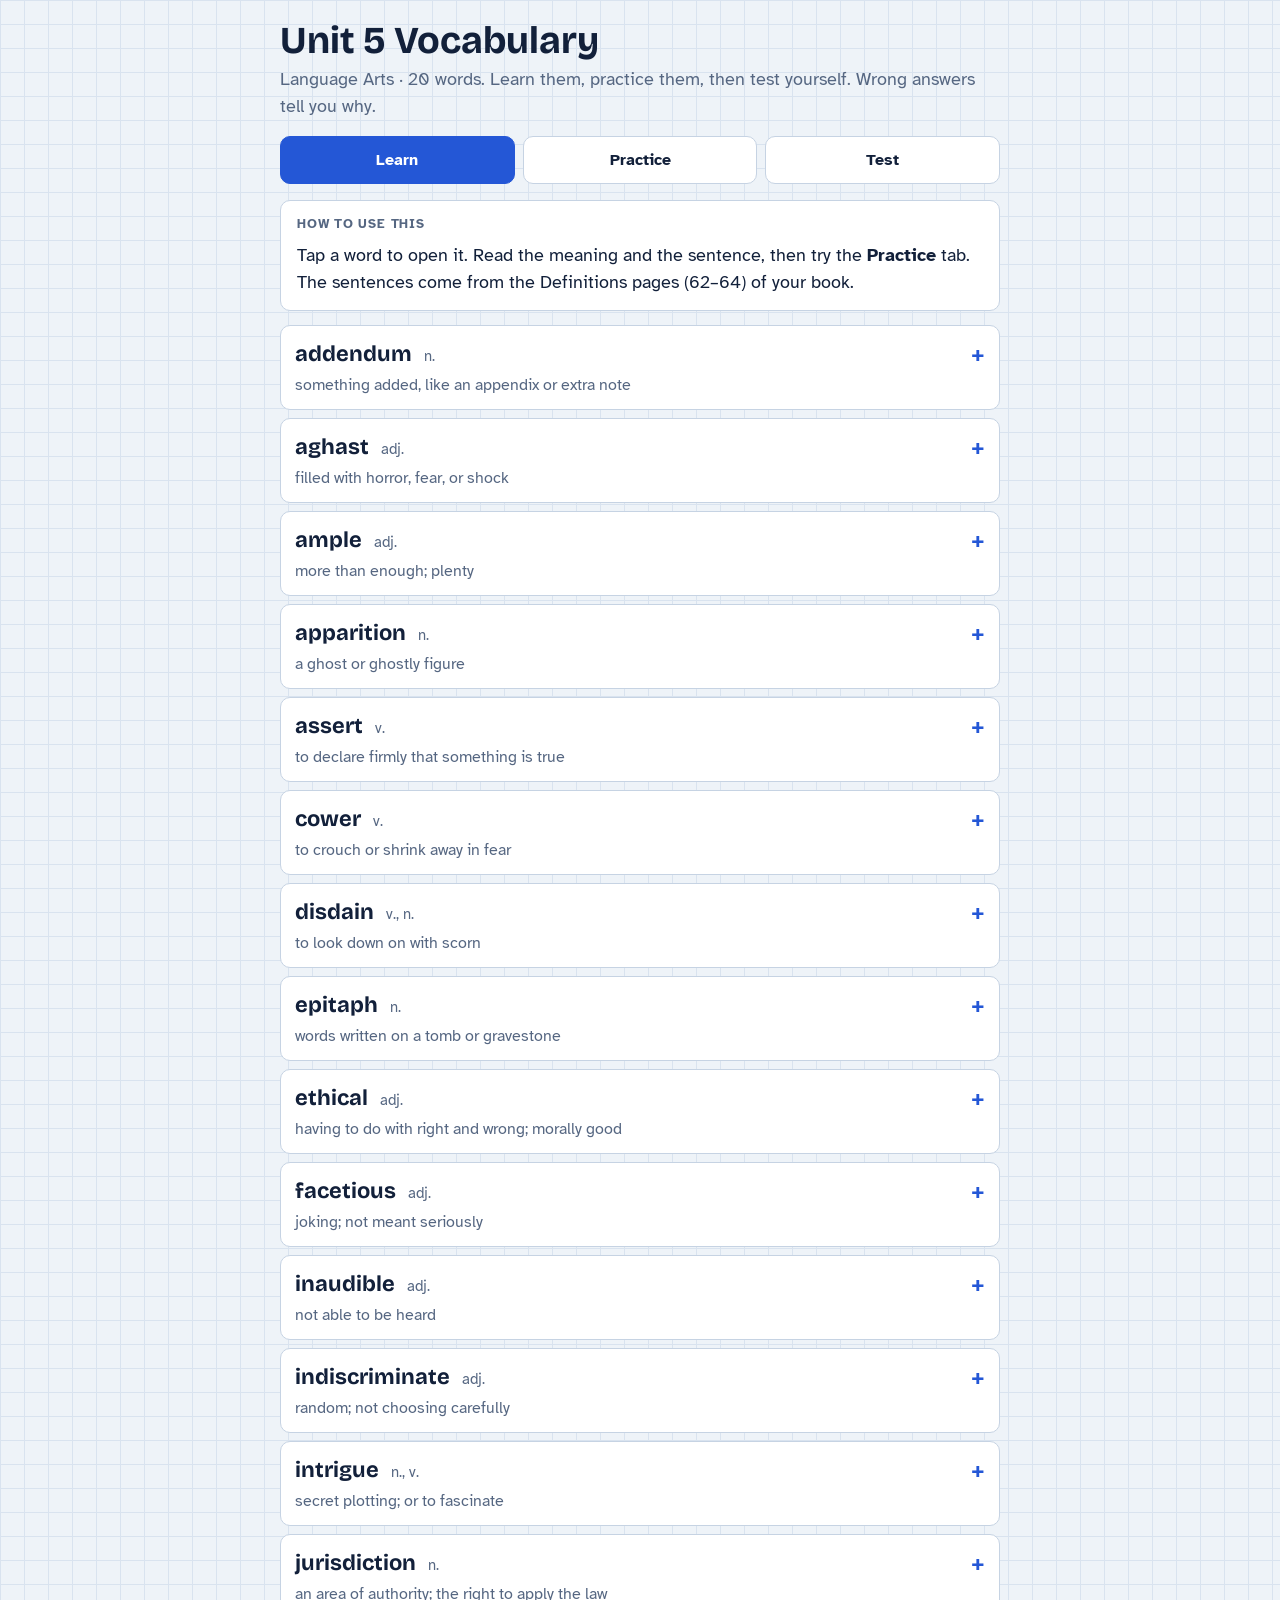
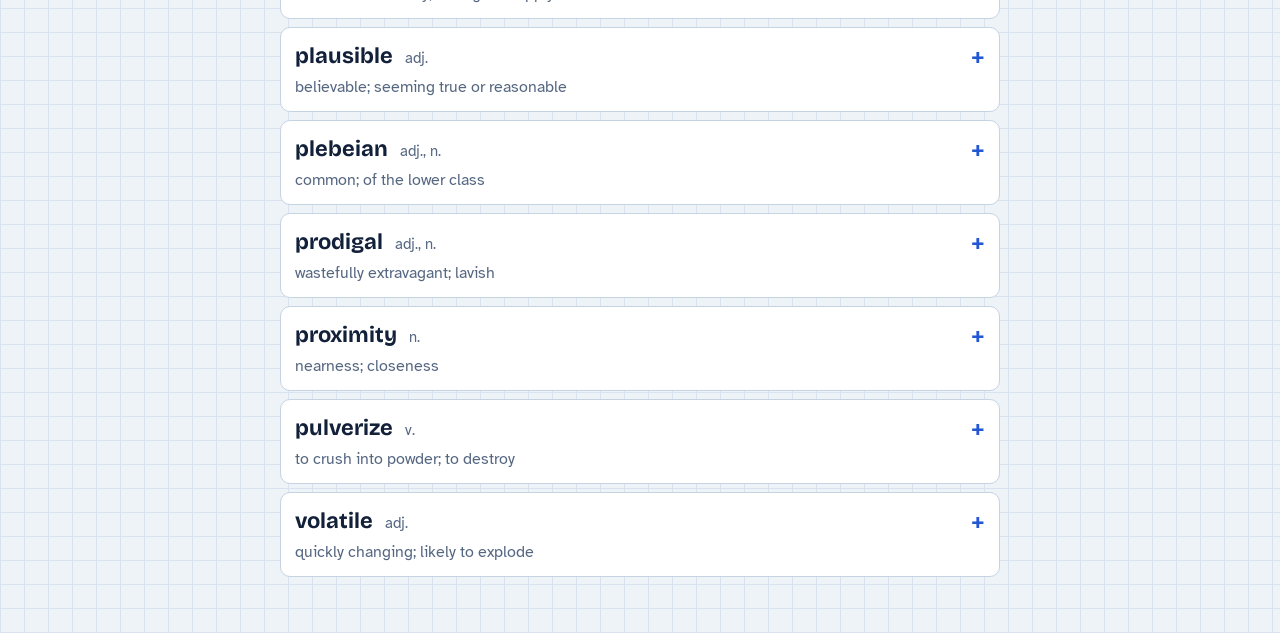
<file: la-vocab-u5-r4w9/index.html>
<!doctype html>
<html lang="en"><head><meta charset="utf-8"><meta name="viewport" content="width=device-width,initial-scale=1,viewport-fit=cover">
<meta name="robots" content="noindex">
<title>Unit 5 Vocabulary</title>
<meta name="claude:viewport-fit-sides" content="cover">
<link rel="preconnect" href="https://fonts.googleapis.com">
<link rel="stylesheet" href="https://fonts.googleapis.com/css2?family=Atkinson+Hyperlegible:ital,wght@0,400;0,700;1,400&family=Bricolage+Grotesque:opsz,wght@12..96,600;12..96,700&display=swap">
<style>
/* Layout: graph-paper page, one column. Three tabs (Learn, Practice, Test); drills show one question card at a time and keep it open until it is answered correctly. */
:root{
  --bg:#EEF3F8; --grid:#D9E3EF; --card:#FFFFFF; --ink:#12203A; --muted:#566782; --line:#C6D3E3;
  --accent:#2457D6; --accent-ink:#FFFFFF; --hl:#FFE27A;
  --good:#17784F; --good-bg:#E2F4EA; --bad:#B3261E; --bad-bg:#FBE9E7; --hint-bg:#FFF2C4; --hint-ink:#5A4300;
  --display:'Bricolage Grotesque','Trebuchet MS',system-ui,sans-serif;
  --body:'Atkinson Hyperlegible',system-ui,-apple-system,'Segoe UI',sans-serif;
  color-scheme:light;
}
@media (prefers-color-scheme:dark){:root:not([data-theme="light"]){
  --bg:#0F1726; --grid:#18243B; --card:#172236; --ink:#E8EEF8; --muted:#9BACC6; --line:#2B3B58;
  --accent:#7AA2FF; --accent-ink:#0B1530; --hl:#6E5C0F;
  --good:#5FD39A; --good-bg:#143225; --bad:#FF8B80; --bad-bg:#3A1B1B; --hint-bg:#3A3216; --hint-ink:#F2DE9A; color-scheme:dark}}
:root[data-theme="dark"]{
  --bg:#0F1726; --grid:#18243B; --card:#172236; --ink:#E8EEF8; --muted:#9BACC6; --line:#2B3B58;
  --accent:#7AA2FF; --accent-ink:#0B1530; --hl:#6E5C0F;
  --good:#5FD39A; --good-bg:#143225; --bad:#FF8B80; --bad-bg:#3A1B1B; --hint-bg:#3A3216; --hint-ink:#F2DE9A; color-scheme:dark}

*{box-sizing:border-box}
html{background:var(--bg)}
body{margin:0;min-height:100vh;
  background-color:var(--bg);
  background-image:linear-gradient(var(--grid) 1px,transparent 1px),linear-gradient(90deg,var(--grid) 1px,transparent 1px);
  background-size:24px 24px;
  color:var(--ink);font-family:var(--body);font-size:18px;line-height:1.5;
  padding-block:20px 56px;
  padding-left:max(16px,env(safe-area-inset-left,0px));padding-right:max(16px,env(safe-area-inset-right,0px))}
.wrap{max-width:720px;margin:0 auto;display:flex;flex-direction:column;gap:16px}
h1{font-family:var(--display);font-weight:700;font-size:clamp(28px,7vw,38px);line-height:1.1;margin:0;text-wrap:balance}
.sub{color:var(--muted);margin:4px 0 0}
button,input{font:inherit;color:inherit}
:focus-visible{outline:3px solid var(--accent);outline-offset:2px}
[hidden]{display:none!important}
.stack{display:flex;flex-direction:column;gap:14px;min-width:0}
.panel{background:var(--card);border:1px solid var(--line);border-radius:10px;padding:14px 16px}
.label{font-size:13px;letter-spacing:.06em;text-transform:uppercase;color:var(--muted);font-weight:700;margin:0 0 8px}
.tabs{display:flex;gap:8px}
.tab{flex:1;font-size:16px;background:var(--card);border:1.5px solid var(--line);border-radius:10px;padding:10px;font-weight:700;cursor:pointer;min-height:48px}
.tab[aria-selected="true"]{background:var(--accent);color:var(--accent-ink);border-color:var(--accent)}
.btn{background:var(--accent);color:var(--accent-ink);border:0;border-radius:8px;padding:9px 16px;font-weight:700;cursor:pointer;min-height:44px}
.btn.ghost{background:transparent;color:var(--accent);border:1.5px solid var(--accent)}
.row{display:flex;flex-wrap:wrap;gap:8px;align-items:center}
.sp{flex:1}

/* Learn */
.wl{display:flex;flex-direction:column;gap:8px}
details.wd{background:var(--card);border:1.5px solid var(--line);border-radius:10px}
details.wd[open]{border-color:var(--accent)}
details.wd summary{cursor:pointer;padding:12px 14px;display:flex;flex-wrap:wrap;gap:2px 12px;align-items:baseline;min-height:48px;list-style:none}
details.wd summary::-webkit-details-marker{display:none}
details.wd summary::after{content:"+";margin-left:auto;font-weight:700;color:var(--accent);font-size:22px;line-height:1}
details.wd[open] summary::after{content:"–"}
.wn{font-family:var(--display);font-weight:700;font-size:22px}
.wp{color:var(--muted);font-size:15px}
.ws{flex-basis:100%;color:var(--muted);font-size:16px;order:5}
.wb{padding:0 14px 14px;display:flex;flex-direction:column;gap:8px}
.wb p{margin:0}
.pos{font-style:italic;color:var(--muted)}
.exs{display:flex;flex-direction:column;gap:6px;border-left:4px solid var(--line);padding-left:12px}
.exs mark,.ctx mark{background:var(--hl);color:inherit;padding:0 3px;border-radius:3px;font-weight:700}
.sa{font-size:16px;color:var(--muted)}
.sa b{color:var(--ink)}

/* Practice menu */
.menu{display:flex;flex-direction:column;gap:10px}
.mb{text-align:left;background:var(--card);border:1.5px solid var(--line);border-radius:10px;padding:12px 14px;cursor:pointer;display:flex;flex-direction:column;min-height:60px}
.mb:hover{border-color:var(--accent)}
.mb b{font-size:19px}
.mb span{color:var(--muted);font-size:16px}

/* Drill */
.top{display:flex;gap:10px;align-items:center;flex-wrap:wrap}
.top .cnt{color:var(--muted);font-size:15px;margin-left:auto}
.bar{height:8px;border-radius:4px;background:var(--line);overflow:hidden}
.bar i{display:block;height:100%;background:var(--accent);width:0}
.q{background:var(--card);border:1.5px solid var(--accent);border-radius:10px;padding:14px 16px;display:flex;flex-direction:column;gap:12px}
.q.ok{border-color:var(--good)}
.prompt{margin:0;font-weight:700;font-size:19px}
.ctx{margin:0;padding:10px 12px;background:var(--bg);border-radius:8px;border-left:4px solid var(--accent)}
.ctx.sent{font-size:19px;line-height:1.6}
.ctx.text{font-style:italic}
.blank{display:inline-block;min-width:90px;border-bottom:2px solid var(--ink);margin:0 2px;height:1em}
.opts{display:flex;flex-direction:column;gap:8px}
.opts.two{flex-direction:row;flex-wrap:wrap}
.opts.two .opt{flex:1 1 140px;text-align:center}
.opt{text-align:left;background:transparent;border:1.5px solid var(--line);border-radius:8px;padding:10px 12px;cursor:pointer;min-height:48px;font-size:17px;line-height:1.35}
.opt:hover:not(:disabled){border-color:var(--accent)}
.opt:disabled{cursor:default}
.opt.wrong{border-color:var(--bad);background:var(--bad-bg);color:var(--bad)}
.opt.right{border-color:var(--good);background:var(--good-bg);color:var(--good);font-weight:700}
.bank{display:flex;flex-wrap:wrap;gap:6px}
.bank span{border:1.5px solid var(--line);border-radius:999px;padding:2px 10px;font-size:15px;background:var(--card)}
.typed{display:flex;gap:8px;flex-wrap:wrap}
.typed input{flex:1 1 180px;min-width:0;min-height:48px;background:var(--bg);border:1.5px solid var(--line);border-radius:8px;padding:8px 12px;font-size:19px}
.typed input.no{border-color:var(--bad);background:var(--bad-bg)}
.typed input.ok{border-color:var(--good);background:var(--good-bg)}
.fb{border-radius:8px;font-size:16px}
.fb.good{background:var(--good-bg);color:var(--good);padding:10px 12px}
.fb.bad{background:var(--bad-bg);color:var(--bad);padding:10px 12px}
.why{background:var(--hint-bg);color:var(--hint-ink);border-radius:8px;padding:10px 12px;font-size:16px}
.why p{margin:0}.why p+p{margin-top:4px}
.fin{text-align:center;display:flex;flex-direction:column;align-items:center;gap:10px;padding:20px 16px}
.fin h2{font-family:var(--display);margin:0;font-size:26px}
.bigscore{font-weight:700;font-size:36px;color:var(--good)}
.miss{text-align:left;width:100%;display:flex;flex-direction:column;gap:6px;font-size:16px}
.miss div{border-top:1px solid var(--line);padding-top:6px}

/* Flashcard */
.fc{min-height:200px;display:flex;flex-direction:column;align-items:center;justify-content:center;gap:8px;text-align:center;cursor:pointer;padding:20px}
.fc .big{font-family:var(--display);font-weight:700;font-size:34px}
.fc .hint{color:var(--muted);font-size:15px}
.fc p{margin:0}
@media (prefers-reduced-motion:reduce){*{scroll-behavior:auto!important}}
</style></head>
<body>
<div class="wrap">
  <header>
    <h1>Unit 5 Vocabulary</h1>
    <p class="sub">Language Arts · 20 words. Learn them, practice them, then test yourself. Wrong answers tell you why.</p>
  </header>

  <div class="tabs" role="tablist">
    <button class="tab" role="tab" data-t="learn" aria-selected="true" type="button">Learn</button>
    <button class="tab" role="tab" data-t="practice" aria-selected="false" type="button">Practice</button>
    <button class="tab" role="tab" data-t="test" aria-selected="false" type="button">Test</button>
  </div>

  <div id="vLearn" class="stack"></div>
  <div id="vPractice" class="stack" hidden></div>
  <div id="vTest" class="stack" hidden></div>
</div>

<script src="/rv-config.js"></script>
<script>
/* ---------- attempt log (so a parent can see what to practice). Sends nothing until /rv-config.js has an endpoint. ---------- */
const RVL=(function(chapter){
  const C=window.RVCFG||{};const K='rvlog-'+chapter;let S={q:[]};
  const rid=()=>Math.random().toString(36).slice(2,10);
  let did='';try{did=localStorage.getItem('rv-did')||'';if(!did){did=rid();localStorage.setItem('rv-did',did)}}catch(e){did='x'+rid()}
  const sid=rid();
  try{S=Object.assign(S,JSON.parse(localStorage.getItem(K)||'{}'))}catch(e){}
  const save=()=>{try{localStorage.setItem(K,JSON.stringify(S))}catch(e){}};
  const cut=(s,n)=>String(s==null?'':s).replace(/<[^>]*>/g,'').replace(/&nbsp;/g,' ').replace(/\s+/g,' ').trim().slice(0,n);
  function flush(beacon){
    if(!C.endpoint||!S.q.length)return;
    const batch=S.q.splice(0,40);const body=JSON.stringify({token:C.token,events:batch});save();
    try{if(beacon&&navigator.sendBeacon){navigator.sendBeacon(C.endpoint,new Blob([body],{type:'text/plain'}))}
        else{fetch(C.endpoint,{method:'POST',mode:'no-cors',body}).catch(()=>{S.q=batch.concat(S.q);save()})}}catch(e){}
  }
  function log(e){
    try{
      if(!C.endpoint)return;
      S.q.push({t:Date.now(),s:sid,d:did,c:chapter,tp:cut(e.tp,24),qt:cut(e.qt,10),m:cut(e.m,10),q:cut(e.q,140),a:cut(e.a,100),r:cut(e.r,100),ok:e.ok?1:0,ms:Math.max(0,Math.min(+e.ms||0,600000)),v:cut(e.v,20)});
      if(S.q.length>500)S.q=S.q.slice(-500);
      if(S.q.length>=6)flush();else save();
    }catch(x){}
  }
  addEventListener('pagehide',()=>flush(true));
  document.addEventListener('visibilitychange',()=>{if(document.visibilityState==='hidden')flush(true)});
  setInterval(()=>flush(),20000);
  if(C.endpoint){const sh=()=>{const n=document.getElementById('rvnote');if(n)n.hidden=false};if(document.readyState==='loading')document.addEventListener('DOMContentLoaded',sh);else sh()}
  return {log};
})('la5');
/* ---------- Data: Vocabulary Workshop Level, Unit 5 (pages 62-69) ---------- */
const WORDS=[
{k:'addendum',stem:'addendum',pr:'(ə den′ dəm)',pos:'n.',def:'a thing that is added; an appendix or addition to a book or written document',short:'something added, like an appendix or extra note',
 ex:[['The woman amended her will with an ___ when her husband suddenly died.','addendum']],syn:'attachment, rider, extension',ant:''},
{k:'aghast',stem:'aghast',pr:'(ə gast′)',pos:'adj.',def:'filled with amazement, disgust, fear, or terror',short:'filled with horror, fear, or shock',
 ex:[['People were ___ at the senseless brutality of the crime.','aghast']],syn:'shocked, horrified, stupefied',ant:'delighted, overjoyed, unmoved'},
{k:'ample',stem:'ample',pr:'(am′ pəl)',pos:'adj.',def:'more than enough, large, spacious',short:'more than enough; plenty',
 ex:[['Thanks to the wet spring weather, birds and other animals will have an ___ food supply for the rest of the year.','ample']],syn:'sufficient, adequate, considerable',ant:'insufficient, inadequate'},
{k:'apparition',stem:'apparition',pr:'(ap ə rish′ ən)',pos:'n.',def:'a ghost or ghostly figure; an unexplained or unusual appearance',short:'a ghost or ghostly figure',
 ex:[['The vivid ___ seemed so real that it completely unnerved me.','apparition']],syn:'phantom, specter',ant:''},
{k:'assert',stem:'assert',pr:'(ə sərt′)',pos:'v.',def:'to declare or state as truth, maintain or defend, put forward forcefully',short:'to declare firmly that something is true',
 ex:[['Throughout the trial and the lengthy appeal process that followed, the defendant ___ her innocence.','asserted']],syn:'affirm, avow',ant:''},
{k:'cower',stem:'cower',pr:'(kou′ ər)',pos:'v.',def:'to crouch or shrink away in fear or shame',short:'to crouch or shrink away in fear',
 ex:[['The kittens ___ in the corner, frightened by the huge, growling dog.','cowered']],syn:'wince, flinch',ant:'stand up to'},
{k:'disdain',stem:'disdain',pr:'(dis dān′)',pos:'v., n.',def:'(v.) to look upon with scorn; to refuse scornfully; (n.) a feeling of contempt',short:'to look down on with scorn',
 ex:[['I ___ their cowardly behavior.','disdain'],['Fair-minded people feel ___ for racism.','disdain']],syn:'(v.) spurn, reject',ant:'(v.) revere, venerate, esteem, respect'},
{k:'epitaph',stem:'epitaph',pr:'(ep′ ə taf)',pos:'n.',def:'a brief statement written on a tomb or gravestone',short:'words written on a tomb or gravestone',
 ex:[['Most people never stop to consider the words that might one day appear as their own ___.','epitaph']],syn:'tombstone inscription',ant:''},
{k:'ethical',stem:'ethic',pr:'(eth′ ə kəl)',pos:'adj.',def:'having to do with morals, values, right and wrong; in accordance with standards of right conduct; requiring a prescription for purchase',short:'having to do with right and wrong; morally good',
 ex:[['New developments in medicine often lead to discussions of important ___ questions.','ethical']],syn:'upright, virtuous, honorable',ant:'immoral, unscrupulous, dishonest'},
{k:'facetious',stem:'faceti',pr:'(fə sē′ shəs)',pos:'adj.',def:'humorous, not meant seriously',short:'joking; not meant seriously',
 ex:[['We had to laugh at her ___ remarks.','facetious']],syn:'comical, witty, tongue-in-cheek',ant:'serious, humorless'},
{k:'inaudible',stem:'inaudible',pr:'(in ô′ də bəl)',pos:'adj.',def:'not able to be heard',short:'not able to be heard',
 ex:[['Some high-frequency sounds are ___ to even the keenest human ear.','inaudible']],syn:'faint, indistinct',ant:'audible, perceptible'},
{k:'indiscriminate',stem:'indiscriminate',pr:'(in dis krim′ ə nət)',pos:'adj.',def:'without restraint or control; unselective',short:'random; not choosing carefully',
 ex:[['The ___ slaughter of white whales brought that species to the brink of extinction.','indiscriminate']],syn:'haphazard, random, uncritical',ant:'selective, discriminating, judicious'},
{k:'intrigue',stem:'intrigu',pr:'(n., in′ trēg; v., in trēg′)',pos:'n., v.',def:'(n.) crafty dealings, underhanded plotting; (v.) to form and carry out plots; to puzzle or excite the curiosity',short:'secret plotting; or to fascinate',
 ex:[['Investigators uncovered a shocking network of lies and international ___.','intrigue'],['The old album full of faded family pictures and postcards from exotic places ___ me.','intrigued']],syn:'(n.) scheme, plot, conspiracy',ant:'(n.) fair play'},
{k:'jurisdiction',stem:'jurisdiction',pr:'(jür is dik′ shən)',pos:'n.',def:'an area of authority or control; the right to administer justice',short:'an area of authority; the right to apply the law',
 ex:[['Cases involving robbery and assault are usually tried in the ___ of the state courts.','jurisdiction']],syn:'purview, supervision',ant:''},
{k:'plausible',stem:'plausible',pr:'(plô′ zə bəl)',pos:'adj.',def:'appearing true, reasonable, or fair',short:'believable; seeming true or reasonable',
 ex:[['Their story didn’t sound ___ to me.','plausible']],syn:'believable, probable',ant:'improbable, unbelievable, unlikely'},
{k:'plebeian',stem:'plebeian',pr:'(plə bē′ ən)',pos:'adj., n.',def:'(adj.) common, vulgar; belonging to the lower class; (n.) a common person, member of the lower class',short:'common; of the lower class',
 ex:[['The couple’s taste in cars is quite ___.','plebeian'],['At one time, the ___ of ancient Rome were excluded from holding public office of any kind.','plebeians']],syn:'(adj.) lowborn, proletarian, coarse, unrefined',ant:'(adj.) aristocratic, refined, cultivated'},
{k:'prodigal',stem:'prodigal',pr:'(präd′ ə gəl)',pos:'adj., n.',def:'(adj.) wastefully extravagant; lavishly or generously abundant; (n.) one who is wasteful and self-indulgent',short:'wastefully extravagant; lavish',
 ex:[['We have a tight budget, but we make an exception for ___ celebrations of family birthdays.','prodigal'],['The elderly man told us that he greatly regretted the years he spent living the life of a ___.','prodigal']],syn:'(adj.) improvident; (n.) spendthrift, wastrel',ant:'(adj.) frugal, economical, stingy, miserly'},
{k:'proximity',stem:'proximity',pr:'(präk sim′ ə tē)',pos:'n.',def:'nearness, closeness',short:'nearness; closeness',
 ex:[['The house’s ___ to schools is an asset.','proximity']],syn:'',ant:'distance, remoteness'},
{k:'pulverize',stem:'pulveriz',pr:'(pəl′ və rīz)',pos:'v.',def:'to grind or pound to a powder or dust; to destroy or overcome (as though by smashing into fragments)',short:'to crush into powder; to destroy',
 ex:[['At many old mills in Vermont, granite stones were used to ___ the grain.','pulverize']],syn:'compress, demolish',ant:''},
{k:'volatile',stem:'volatile',pr:'(väl′ ə təl)',pos:'adj.',def:'highly changeable, fickle; tending to become violent or explosive; changing readily from the liquid to the gaseous state',short:'quickly changing; likely to explode',
 ex:[['A person who is usually calm and collected may nevertheless sometimes behave in a ___ manner.','volatile']],syn:'unstable, erratic',ant:'stable, steady, static, inert, dormant'}
];
const BYK={};WORDS.forEach(w=>BYK[w.k]=w);
const f2w=f=>WORDS.find(w=>f.toLowerCase().startsWith(w.stem));

/* p.65-66 "Choosing the Right Word": [sentence, right, wrong] */
const CHOOSE=[
['I wonder how many asteroids Superman could ___ with his bare hands.','pulverize','disdain'],
['You can show respect for your supervisors without seeming to ___ whenever one of them speaks to you.','cower','assert'],
['Deciding who is or isn’t eligible for school athletic teams is not within the ___ of the student council.','jurisdiction','proximity'],
['The purpose of this experiment is to find out whether a substance will dissolve more rapidly in water if it is thoroughly ___.','pulverized','cowered'],
['Although I may not agree with what you have to say, I will always ___ your right to say it.','assert','disdain'],
['Your thoughtless remarks hurt me deeply, even though you say that you were merely trying to be ___.','facetious','plausible'],
['In recent decades, we have been forced to make greater use of our ___ coal supply to meet our growing energy needs.','ample','inaudible'],
['It takes a practiced eye to make out the ___ on old, weather-beaten tombstones in a country churchyard.','epitaphs','addendums'],
['One of the most ___ mysteries I have ever read involved a priest and was set in the Wild West.','intriguing','prodigal'],
['I do not believe that people who come from poor families should be regarded as ___.','plebeians','apparitions'],
['Government officials believe the pirate situation occurring in the high seas remains ___ and requires immediate action.','volatile','inaudible'],
['My neighbor’s furniture is supposed to be “original” and “colorful,” but I think it is a(n) ___ collection of junk.','indiscriminate','facetious'],
['It will take the two of us months of strict economizing to make up for this one weekend of ___ shopping.','prodigal','ethical'],
['In Shakespeare’s <i>Macbeth</i>, the witches show the title character three prophetic ___.','apparitions','ethics'],
['I find my friend’s stories about life in her native country most ___.','intriguing','plebeian'],
['Only a snob would show such ___ for someone who doesn’t drive a fancy car.','disdain','intrigue'],
['The tenant wanted the landlord to include a mold ___ in his lease so the owner would be responsible for any mold problems.','addendum','apparition'],
['The ___ of the leaders’ ideas on many subjects made it easy for them to work together during that critical period of our history.','proximity','epitaph'],
['Sometimes it is difficult to tell if my brother is being ___ or if he really means the things he says.','facetious','ethical'],
['The voters, ___ that such scandal could occur in their town, demanded the mayor’s immediate resignation.','aghast','volatile'],
['I thought that my whispers to you were ___, but I learned otherwise when the teacher told me in no uncertain terms to be quiet.','inaudible','prodigal'],
['Her moods are so ___ that we never know if she will be in a good humor or down in the dumps.','volatile','ample'],
['His explanation that he is failing math because “the teacher is down on me” doesn’t seem ___.','plausible','volatile'],
['Lawyers may be punished by disbarment if it can be shown that they have violated the ___ of the legal profession.','ethics','epitaphs'],
['The ___ of nuclear war inspired the international agreement.','proximity','apparition']
];

/* p.67-68 "Completing the Sentence": [sentence, answer, [accepted forms]] */
const COMPLETE=[
['The giant crushers lifted the boulders and quickly ___ them into a uniform gray powder.','pulverized',['pulverized']],
['The way the child ___ around Rex gave me the impression that he had a fear of dogs.','cowered',['cowered']],
['The planning board refused to allow the construction of a factory in close ___ to our school building.','proximity',['proximity']],
['People of all religions strive to live up to high moral and ___ standards.','ethical',['ethical']],
['In that elegant French restaurant, which serves all kinds of fancy foods, she ordered a(n) ___ ham and cheese on rye.','plebeian',['plebeian']],
['I appreciate your ___ display of gratitude, but a simple “thank you” would do.','prodigal',['prodigal']],
['Did Ben Jonson write the ___ engraved on Shakespeare’s tombstone?','epitaph',['epitaph']],
['For the moment the crowd was quiet and subdued, but we knew that it was so ___ that it might become ugly and dangerous at any time.','volatile',['volatile']],
['I hope he was just being ___ when he said that my dancing reminded him of a trained bear.','facetious',['facetious']],
['Although they did not dare to attack the emperor publicly, they ___ in secret to bring about his downfall.','intrigued',['intrigued']],
['Since you were given ___ time to prepare your report, I can … no excuse for your failure to complete it.','ample',['ample']],
['A(n) ___ TV viewer, who watches any program, good or bad, is bound to waste a lot of time.','indiscriminate',['indiscriminate']],
['Observers on the ground were ___ to see the rocket explode and plunge back to earth seconds after launch.','aghast',['aghast']],
['The writer of the mystery story set up an interesting situation, but in my opinion the ending was not ___.','plausible',['plausible']],
['Regulation of radio and TV stations falls within the ___ of the federal government.','jurisdiction',['jurisdiction']],
['The “ghostly figure” you think you saw in the graveyard was no more than a(n) ___ created by your imagination.','apparition',['apparition']],
['Who would be so proud or so foolish as to ___ a helping hand in time of real need?','disdain',['disdain']],
['Because the P.A. system was not working, the voice of the speaker was completely ___ to most of the people in the hall.','inaudible',['inaudible']],
['In answer to unfair criticisms, we proudly ___ that our family has always been generous in its aid to the needy.','assert',['assert']],
['Notes from a rare interview were included as a(n) ___ in the second edition of the comedian’s biography.','addendum',['addendum']]
];

/* p.66 Synonyms / Antonyms: [phrase with <b>, answer word, 'syn'|'ant', boldface text] */
const SYNANT=[
['a function that makes the television <b>muted</b>','inaudible','syn','muted'],
['<b>crushed</b> turquoise to use as paint pigment','pulverize','syn','crushed'],
['under the <b>authorization</b> of the United Nations','jurisdiction','syn','authorization'],
['a letter that includes a <b>postscript</b>','addendum','syn','postscript'],
['<b>mystified</b> by their unusual behavior','intrigue','syn','mystified'],
['refused to help the <b>squanderer</b>','prodigal','syn','squanderer'],
['known for having a highly <b>unpredictable</b> disposition','volatile','syn','unpredictable'],
['the clearest way to <b>pronounce</b> our freedom','assert','syn','pronounce'],
['<b>cringed</b> as the tornado roared past','cower','syn','cringed'],
['terrified by <b>spirits</b>','apparition','syn','spirits'],
['a person with <b>thrifty</b> spending habits','prodigal','ant','thrifty'],
['pointed out an <b>omission</b> in the contract','addendum','ant','omission'],
['made a reply that was <b>easily heard</b>','inaudible','ant','easily heard'],
['offered us a <b>far-fetched</b> alibi','plausible','ant','far-fetched'],
['visited by a <b>corporeal</b> being','apparition','ant','corporeal']
];

/* p.69 Vocabulary in Context (A Christmas Carol) */
const LIT=[
{ex:'The <b>apparition</b> walked backward from him; and at every step it took, the window raised itself a little, so that when the specter reached it, it was wide open.',
 q:'An <b>apparition</b> is a',o:['celebrity','diplomat','phantom','tenant'],a:'phantom',w:'apparition'},
{ex:'“I am the Ghost of Christmas Present,” said the Spirit. “Look upon me!” Scrooge reverently did so. It was clothed in one simple green robe, or mantle, bordered with white fur. This garment hung so loosely on the figure, that its capacious breast was bare, as if <b>disdaining</b> to be warded or concealed by any artifice.',
 q:'The act of <b>disdaining</b> involves',o:['reverence','rejection','speculation','deliberation'],a:'rejection',w:'disdain'},
{ex:'Its feet, observable beneath the <b>ample</b> folds of the garment, were also bare; and on its head it wore no other covering than a holly wreath, set here and there with shining icicles.',
 q:'If an item of clothing has <b>ample</b> folds, the folds are',o:['uncommon','appealing','burdensome','abundant'],a:'abundant',w:'ample'},
{ex:'Uncle Scrooge had imperceptibly become so . . . light of heart, that he would have pledged the unconscious company in return, and thanked them in an <b>inaudible</b> speech, if the Ghost had given him time.',
 q:'Speech that is <b>inaudible</b> is',o:['hushed','distinct','enthusiastic','deafening'],a:'hushed',w:'inaudible'},
{ex:'Scrooge resumed his labors with an improved opinion of himself, and in a more <b>facetious</b> temper than was usual with him.',
 q:'Someone who is <b>facetious</b> is NOT',o:['teasing','honest','somber','flippant'],a:'somber',w:'facetious',
 note:{honest:'Honesty isn’t the opposite of joking. A person can be honest and joking at the same time.',teasing:'Teasing is a kind of joking, so it fits <b>facetious</b>.',flippant:'Flippant means not serious about something, which fits <b>facetious</b>.'}}
];

/* ---------- helpers ---------- */
const $=s=>document.querySelector(s);
const shuffle=a=>{a=a.slice();for(let i=a.length-1;i>0;i--){const j=Math.floor(Math.random()*(i+1));[a[i],a[j]]=[a[j],a[i]]}return a};
const pick=(a,n)=>shuffle(a).slice(0,n);
const blank=s=>s.replace('___','<span class="blank"></span>');
const filled=(s,a)=>s.replace('___','<mark>'+a+'</mark>');
const wordCard=w=>`<p><b>${w.k}</b> <span class="pos">${w.pos}</span> ${w.pr}</p><p>${w.def}</p>`;
function el(t,c,h){const e=document.createElement(t);if(c)e.className=c;if(h!=null)e.innerHTML=h;return e}

/* ---------- question builders ---------- */
function qMeaning(w){
  const others=pick(WORDS.filter(x=>x!==w),3);
  const opts=shuffle([{t:w.short,ok:true},...others.map(o=>({t:o.short,note:'That’s the meaning of “'+o.k+'.”'}))]);
  return {kind:'mc',prompt:`What does <b>${w.k}</b> mean?`,opts,why:wordCard(w),w:w.k};
}
function qWord(w){
  const others=pick(WORDS.filter(x=>x!==w),3);
  const opts=shuffle([{t:w.k,ok:true},...others.map(o=>({t:o.k,note:'“'+o.k+'” means '+o.short+'.'}))]);
  return {kind:'mc',prompt:'Which word means this?',ctx:'<b>'+w.short+'</b>',opts,why:wordCard(w),w:w.k};
}
function qChoose(it){
  const [s,ok,no]=it;const w=f2w(ok),x=f2w(no);
  return {kind:'mc',two:true,prompt:'Pick the word that better completes the sentence.',ctx:blank(s),ctxCls:'sent',
    opts:shuffle([{t:ok,ok:true},{t:no,note:'“'+x.k+'” means '+x.short+'. It doesn’t fit this sentence.'}]),
    why:'<p>'+filled(s,ok)+'</p>'+wordCard(w),w:w.k};
}
function qComplete(it){
  const [s,ans,acc]=it;const w=f2w(ans);
  return {kind:'type',prompt:'Type the word from the bank that completes the sentence. Check the word form!',ctx:blank(s),ctxCls:'sent',bank:true,
    accept:acc,stem:w.stem,ans,why:'<p>'+filled(s,ans)+'</p>'+wordCard(w),w:w.k};
}
function qSyn(it){
  const [ph,a,type,bold]=it;const w=BYK[a];
  const others=pick(WORDS.filter(x=>x!==w),3);
  const opts=shuffle([{t:w.k,ok:true},...others.map(o=>({t:o.k,note:'“'+o.k+'” means '+o.short+'.'}))]);
  const pr=type==='syn'?'Choose the unit word that means the <b>same or almost the same</b> as the boldface words.':'Choose the unit word that is <b>most nearly opposite</b> to the boldface words.';
  return {kind:'mc',prompt:pr,ctx:ph,ctxCls:'sent',opts,
    why:`<p>${type==='syn'?'Same meaning':'Opposite'}: “${bold}” and <b>${w.k}</b>.</p>`+wordCard(w),w:w.k};
}
function qLit(it){
  const opts=shuffle(it.o.map(t=>({t,ok:t===it.a,note:(it.note&&it.note[t])||'Look back at the excerpt, and think about what the boldface word means.'})));
  const w=BYK[it.w];
  return {kind:'mc',prompt:it.q,ctx:it.ex,ctxCls:'text',opts,why:wordCard(w),w:w.k};
}
function qSpell(w){
  return {kind:'type',prompt:'Spell the word that matches this meaning.',ctx:`<b>${w.short}</b><br><span class="sa">${w.pos} ${w.pr}</span>`,
    accept:[w.k],stem:w.stem,ans:w.k,spell:true,why:wordCard(w),w:w.k};
}

[['qMeaning','meaning'],['qWord','word'],['qChoose','choose'],['qComplete','complete'],['qSyn','synant'],['qLit','lit'],['qSpell','spell']].forEach(([n,d])=>{const f=eval(n);eval(n+'=function(x){return Object.assign(f(x),{d:"'+d+'"})}')});
/* ---------- drill engine: stay on a question until it is right; first-try score; misses come back once ---------- */
function run(box,title,qs,back){
  const drillId=(DRILLS.find(d=>title.replace(/ \(missed\)$/,'')===d.t)||{id:/test/i.test(title)?'test':'other'}).id;
  const rmode=/\(missed\)$/.test(title)?'redo':(drillId==='test'?'test':'practice');
  const S={queue:qs.map((_,i)=>i),n:0,first:0,missedIdx:new Set(),requeued:new Set()};
  box.innerHTML='';
  const top=el('div','top'),bk=el('button','btn ghost','← Back');bk.type='button';bk.onclick=back;
  const tl=el('b','',title),cnt=el('span','cnt');top.append(bk,tl,cnt);
  const bar=el('div','bar','<i></i>');const stage=el('div','stack');
  box.append(top,bar,stage);
  function head(){cnt.textContent=`${Math.min(S.n+1,qs.length)} of ${qs.length}`+(S.requeued.size?` · retry round`:'');
    bar.firstChild.style.width=(S.n/Math.max(S.queue.length,1)*100)+'%'}
  function next(){
    if(S.n>=S.queue.length)return finish();
    head();const qi=S.queue[S.n],q=qs[qi];let tries=0;const t0=Date.now();
    const lg=(resp,ok)=>{if(tries!==0)return;RVL.log({tp:'la-'+(q.d||drillId),qt:q.kind,m:rmode,q:q.ctx||q.prompt,a:q.kind==='mc'?((q.opts.find(x=>x.ok)||{}).t):q.ans,r:resp,ok:ok,ms:Date.now()-t0,v:q.w})};
    stage.innerHTML='';
    const card=el('div','q');
    card.append(el('p','prompt',q.prompt));
    if(q.ctx)card.append(el('p','ctx '+(q.ctxCls||''),q.ctx));
    if(q.bank){const b=el('div','bank');WORDS.map(w=>w.k).forEach(k=>b.append(el('span','',k)));b.setAttribute('aria-label','Word bank');card.append(b)}
    const fb=el('div','fb');fb.setAttribute('aria-live','polite');
    const nx=el('button','btn','Next →');nx.type='button';nx.hidden=true;
    function right(first){
      card.classList.add('ok');
      if(first){if(!S.requeued.has(qi))S.first++}
      else S.missedIdx.add(qi);
      fb.className='fb good';fb.textContent=first?'Correct!':'Right — got it.';
      const why=el('div','why',q.why);
      nx.hidden=false;card.append(why,nx);
      if(S.n+1>=S.queue.length)nx.textContent='See results';
      nx.focus();
    }
    nx.onclick=()=>{
      if(S.missedIdx.has(qi)&&!S.requeued.has(qi)){S.requeued.add(qi);S.queue.push(qi)}
      S.n++;next();
    };
    if(q.kind==='mc'){
      const wrap=el('div','opts'+(q.two?' two':''));
      q.opts.forEach(o=>{
        const b=el('button','opt',o.t);b.type='button';
        b.onclick=()=>{
          if(o.ok){lg(o.t,1);wrap.querySelectorAll('.opt').forEach(x=>x.disabled=true);b.classList.add('right');right(tries===0)}
          else{lg(o.t,0);tries++;b.disabled=true;b.classList.add('wrong');fb.className='fb bad';fb.innerHTML='Not quite. '+(o.note||'')+' Try again.'}
        };
        wrap.append(b);
      });
      card.append(wrap,fb);
    }else{
      const f=el('div','typed');const inp=el('input');inp.type='text';inp.autocomplete='off';inp.autocapitalize='none';inp.spellcheck=false;
      inp.setAttribute('aria-label','Your answer');
      const ck=el('button','btn','Check');ck.type='button';
      const go=()=>{
        const v=inp.value.trim().toLowerCase();if(!v)return;
        if(q.accept.includes(v)){lg(v,1);inp.className='ok';inp.disabled=true;ck.disabled=true;
          right(tries===0)}
        else{
          lg(v,0);tries++;inp.className='no';
          let m;
          if(!q.spell&&v.startsWith(q.stem.slice(0,Math.max(4,q.stem.length-2)))){m='That’s the right word, but the ending doesn’t fit the sentence. Check the word form.'}
          else if(q.spell&&v.length>2&&q.ans.startsWith(v.slice(0,3))){m='Close — check your spelling.'}
          else m='Not quite.';
          if(tries>=2)m+=` Hint: it starts with “${q.ans[0]}” and has ${q.ans.length} letters.`;
          fb.className='fb bad';fb.textContent=m+' Try again.';inp.select();
        }
      };
      ck.onclick=go;inp.onkeydown=e=>{if(e.key==='Enter')go()};
      f.append(inp,ck);card.append(f,fb);
    }
    stage.append(card);
    const first=card.querySelector('input,.opt');if(first&&first.tagName==='INPUT')first.focus();
    card.scrollIntoView({block:'nearest'});
  }
  function finish(){
    bar.firstChild.style.width='100%';cnt.textContent='Done';
    stage.innerHTML='';
    const miss=[...S.missedIdx];
    const d=el('div','panel fin');
    d.append(el('h2','',miss.length?'Nice work — keep going':'Perfect round!'));
    d.append(el('div','bigscore',`${S.first} / ${qs.length}`));
    d.append(el('p','',miss.length?'right on the first try. These are the ones to look at again:':'right on the first try. Every single one.'));
    if(miss.length){
      const m=el('div','miss');
      [...new Set(miss.map(i=>qs[i].w))].forEach(k=>m.append(el('div','',`<b>${k}</b> — ${BYK[k].short}`)));
      d.append(m);
      const again=el('button','btn','Practice the ones I missed');again.type='button';
      again.onclick=()=>run(box,title+' (missed)',shuffle(miss.map(i=>rebuild(qs[i]))),back);
      d.append(again);
    }
    const bb=el('button','btn ghost','Back');bb.type='button';bb.onclick=back;d.append(bb);
    stage.append(d);
  }
  next();
}
/* rebuild fresh options for missed MC questions so the order changes */
function rebuild(q){return Object.assign({},q,q.opts?{opts:shuffle(q.opts)}:{})}

/* ---------- flashcards ---------- */
function flash(box,back){
  WORDS.forEach(w=>{w._again=false});
  let deck=shuffle(WORDS.map(w=>w.k)),i=0,known=0;
  box.innerHTML='';
  const top=el('div','top'),bk=el('button','btn ghost','← Back');bk.type='button';bk.onclick=back;
  const cnt=el('span','cnt');top.append(bk,el('b','','Flashcards'),cnt);
  const stage=el('div','stack');box.append(top,stage);
  function show(){
    if(i>=deck.length){
      stage.innerHTML='';const d=el('div','panel fin');
      d.append(el('h2','','Deck finished'),el('p','',`You marked ${known} of ${WORDS.length} as “Got it” on the first look.`));
      const r=el('button','btn','Shuffle and go again');r.type='button';r.onclick=()=>flash(box,back);
      const b2=el('button','btn ghost','Back');b2.type='button';b2.onclick=back;d.append(r,b2);stage.append(d);cnt.textContent='';return;
    }
    cnt.textContent=`${i+1} of ${deck.length}`;
    const w=BYK[deck[i]];stage.innerHTML='';
    const c=el('div','panel fc');c.tabIndex=0;c.setAttribute('role','button');
    c.innerHTML=`<p class="big">${w.k}</p><p class="pos">${w.pos} ${w.pr}</p><p class="hint">What does it mean? Tap the card to check.</p>`;
    const act=el('div','row');act.hidden=true;
    const ok=el('button','btn','Got it'),no=el('button','btn ghost','Not yet');ok.type=no.type='button';
    act.append(ok,no);
    let shown=false;
    const reveal=()=>{if(shown)return;shown=true;
      c.innerHTML=`<p class="big">${w.k}</p><p class="pos">${w.pos} ${w.pr}</p><p>${w.def}</p><p class="ctx">${filled(w.ex[0][0],w.ex[0][1])}</p>`;
      act.hidden=false;ok.focus()};
    c.onclick=reveal;c.onkeydown=e=>{if(e.key==='Enter'||e.key===' '){e.preventDefault();reveal()}};
    ok.onclick=()=>{RVL.log({tp:'la-flash',qt:'flash',m:'flash',q:w.k,a:w.short,r:'got it',ok:1,ms:0,v:w.k});known+=(w._again?0:1);i++;show()};
    no.onclick=()=>{RVL.log({tp:'la-flash',qt:'flash',m:'flash',q:w.k,a:w.short,r:'not yet',ok:0,ms:0,v:w.k});deck.push(deck[i]);w._again=true;i++;show()};
    stage.append(c,act);c.focus();
  }
  show();
}

/* ---------- Learn tab ---------- */
function buildLearn(){
  const v=$('#vLearn');
  v.append(el('div','panel','<p class="label">How to use this</p><p style="margin:0">Tap a word to open it. Read the meaning and the sentence, then try the <b>Practice</b> tab. The sentences come from the Definitions pages (62–64) of your book.</p>'));
  const l=el('div','wl');
  WORDS.forEach((w,i)=>{
    const d=el('details','wd');
    const s=el('summary','',`<span class="wn">${w.k}</span><span class="wp">${w.pos}</span><span class="ws">${w.short}</span>`);
    const b=el('div','wb');
    b.innerHTML=wordCard(w)+'<div class="exs">'+w.ex.map(e=>`<p>${filled(e[0],e[1])}</p>`).join('')+'</div>'+
      (w.syn?`<p class="sa"><b>Synonyms:</b> ${w.syn}</p>`:'')+(w.ant?`<p class="sa"><b>Antonyms:</b> ${w.ant}</p>`:'');
    d.append(s,b);l.append(d);
  });
  v.append(l);
}

/* ---------- Practice tab ---------- */
const DRILLS=[
 {id:'flash',t:'Flashcards',d:'See the word, say the meaning, tap to check.'},
 {id:'meaning',t:'Word → meaning',d:'Pick the right definition for each word (20 questions).',mk:()=>shuffle(WORDS).map(qMeaning)},
 {id:'word',t:'Meaning → word',d:'Pick the word that matches the meaning (20 questions).',mk:()=>shuffle(WORDS).map(qWord)},
 {id:'choose',t:'Choosing the right word',d:'Two words, one sentence. Page 65–66, 25 questions.',mk:()=>shuffle(CHOOSE).map(qChoose)},
 {id:'complete',t:'Completing the sentence',d:'Type the word, in the right form. Pages 67–68, 20 questions.',mk:()=>shuffle(COMPLETE).map(qComplete)},
 {id:'synant',t:'Synonyms and antonyms',d:'Same meaning or opposite. Pages 66–67, 15 questions.',mk:()=>shuffle(SYNANT).map(qSyn)},
 {id:'lit',t:'Vocabulary in context',d:'Excerpts from A Christmas Carol. Page 69, 5 questions.',mk:()=>shuffle(LIT).map(qLit)},
 {id:'spell',t:'Spelling',d:'Read the meaning, type the word (20 questions).',mk:()=>shuffle(WORDS).map(qSpell)}
];
function menu(){
  const v=$('#vPractice');v.innerHTML='';
  v.append(el('div','panel','<p class="label">Pick a drill</p><p style="margin:0">A question stays open until you get it right. Anything you miss comes back at the end.</p>'));
  const m=el('div','menu');
  DRILLS.forEach(d=>{
    const b=el('button','mb',`<b>${d.t}</b><span>${d.d}</span>`);b.type='button';
    b.onclick=()=>{d.id==='flash'?flash(v,menu):run(v,d.t,d.mk(),menu);window.scrollTo(0,0)};
    m.append(b);
  });
  v.append(m);
}

/* ---------- Test tab ---------- */
function testMenu(){
  const v=$('#vTest');v.innerHTML='';
  const p=el('div','panel qintro stack');
  p.innerHTML='<p class="label">Mixed test</p><p style="margin:0">20 questions picked at random from every drill: meanings, word choice, synonyms and antonyms, a few typed sentences, and one reading question. A new mix every time.</p>';
  const b=el('button','btn','Start the test');b.type='button';
  b.onclick=()=>{
    const qs=shuffle([
      ...pick(WORDS,3).map(qMeaning),...pick(WORDS,3).map(qWord),
      ...pick(CHOOSE,5).map(qChoose),...pick(COMPLETE,4).map(qComplete),
      ...pick(SYNANT,4).map(qSyn),...pick(LIT,1).map(qLit)]);
    run(v,'Mixed test',qs,testMenu);window.scrollTo(0,0);
  };
  p.append(b);v.append(p);
}

/* ---------- tabs ---------- */
document.querySelectorAll('.tab').forEach(t=>t.onclick=()=>{
  document.querySelectorAll('.tab').forEach(x=>x.setAttribute('aria-selected',x===t));
  $('#vLearn').hidden=t.dataset.t!=='learn';$('#vPractice').hidden=t.dataset.t!=='practice';$('#vTest').hidden=t.dataset.t!=='test';
});
buildLearn();menu();testMenu();
</script>
<p id="rvnote" style="max-width:640px;margin:8px auto 28px;padding:0 16px;color:#55657F;font-size:14px" hidden>Your answers are saved so your parent can see what to practice.</p>
</body></html>
</file>
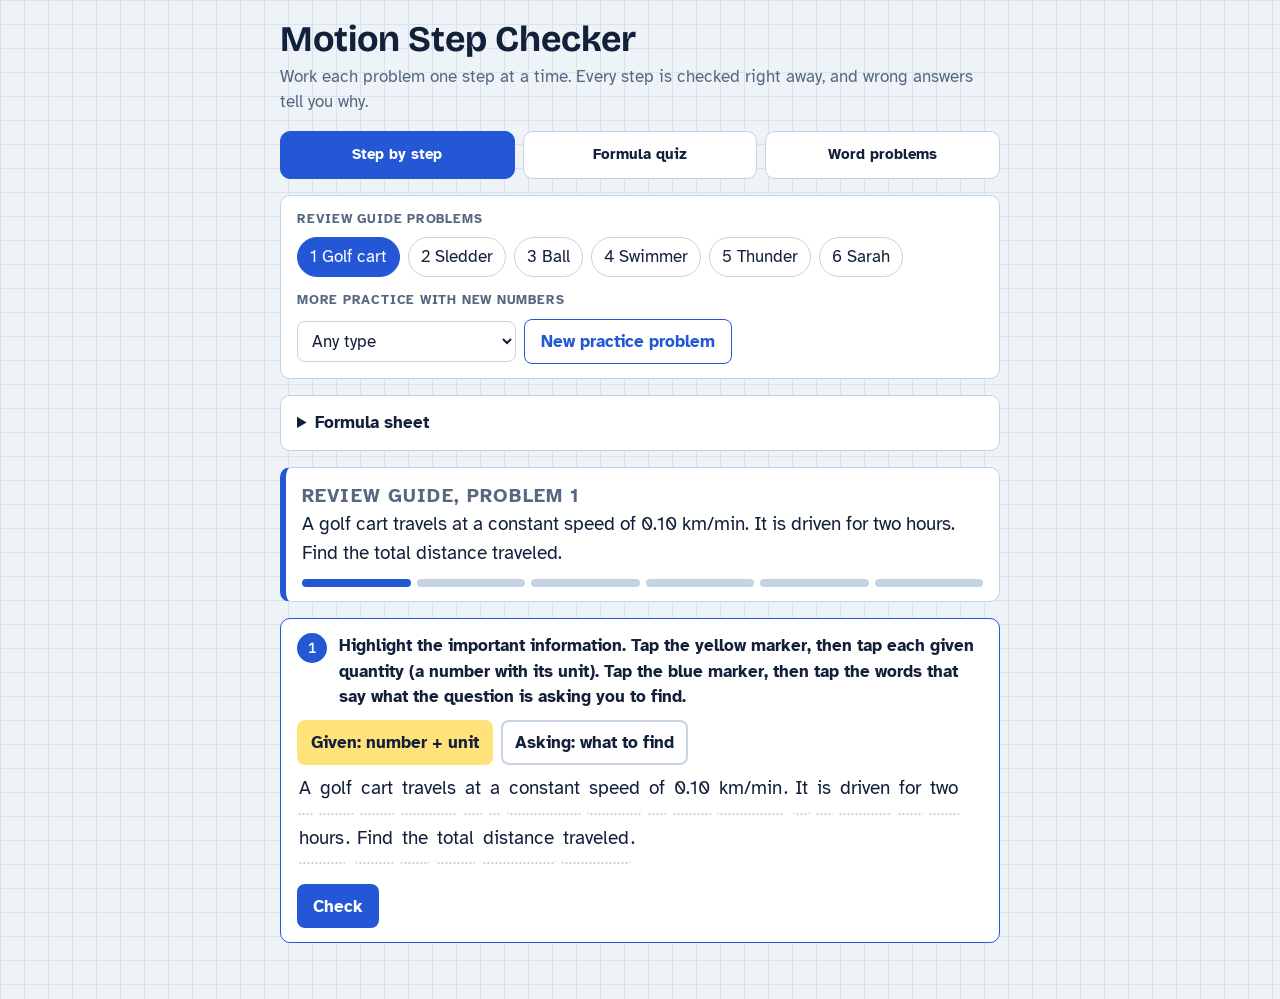
<file: motion-forces-t5n2/index.html>
<!doctype html>
<html lang="en"><head><meta charset="utf-8"><meta name="viewport" content="width=device-width,initial-scale=1,viewport-fit=cover"><meta name="robots" content="noindex"><style>body{margin:0}[hidden]{display:none!important}:root{color-scheme:light}</style>
<title>Motion Step Checker</title>
<meta name="claude:viewport-fit-sides" content="cover">
<link rel="preconnect" href="https://fonts.googleapis.com">
<link rel="stylesheet" href="https://fonts.googleapis.com/css2?family=Atkinson+Hyperlegible:wght@400;700&family=Bricolage+Grotesque:opsz,wght@12..96,600;12..96,700&family=JetBrains+Mono:wght@500;700&display=swap">
<style>
/* Layout: graph-paper page, one column of step cards that unlock one at a time. */
:root{
  --bg:#EEF3F8; --grid:#D9E3EF; --card:#FFFFFF; --ink:#12203A; --muted:#566782; --line:#C6D3E3;
  --accent:#2457D6; --accent-ink:#FFFFFF; --hl-g:#FFE27A; --hl-q:#B9D2FF;
  --good:#17784F; --good-bg:#E2F4EA; --bad:#B3261E; --bad-bg:#FBE9E7; --hint-bg:#FFF2C4; --hint-ink:#5A4300;
  --display:'Bricolage Grotesque','Trebuchet MS',system-ui,sans-serif;
  --body:'Atkinson Hyperlegible',system-ui,-apple-system,'Segoe UI',sans-serif;
  --mono:'JetBrains Mono',ui-monospace,Menlo,Consolas,monospace;
}
@media (prefers-color-scheme:dark){:root:not([data-theme="light"]){
  --bg:#0F1726; --grid:#18243B; --card:#172236; --ink:#E8EEF8; --muted:#9BACC6; --line:#2B3B58;
  --accent:#7AA2FF; --accent-ink:#0B1530; --hl-g:#6E5C0F; --hl-q:#24467F;
  --good:#5FD39A; --good-bg:#143225; --bad:#FF8B80; --bad-bg:#3A1B1B; --hint-bg:#3A3216; --hint-ink:#F2DE9A; color-scheme:dark}}
:root[data-theme="dark"]{
  --bg:#0F1726; --grid:#18243B; --card:#172236; --ink:#E8EEF8; --muted:#9BACC6; --line:#2B3B58;
  --accent:#7AA2FF; --accent-ink:#0B1530; --hl-g:#6E5C0F; --hl-q:#24467F;
  --good:#5FD39A; --good-bg:#143225; --bad:#FF8B80; --bad-bg:#3A1B1B; --hint-bg:#3A3216; --hint-ink:#F2DE9A; color-scheme:dark}

*{box-sizing:border-box}
body{
  background-color:var(--bg);
  background-image:linear-gradient(var(--grid) 1px,transparent 1px),linear-gradient(90deg,var(--grid) 1px,transparent 1px);
  background-size:24px 24px;
  color:var(--ink); font-family:var(--body); font-size:17px; line-height:1.5;
  padding-block:20px 56px;
  padding-left:max(16px,env(safe-area-inset-left,0px)); padding-right:max(16px,env(safe-area-inset-right,0px));
}
.wrap{max-width:720px;margin:0 auto;display:flex;flex-direction:column;gap:16px}
h1{font-family:var(--display);font-weight:700;font-size:clamp(26px,6vw,36px);line-height:1.1;margin:0;text-wrap:balance}
.sub{color:var(--muted);margin:4px 0 0}
.panel{background:var(--card);border:1px solid var(--line);border-radius:10px;padding:14px 16px}
.label{font-size:13px;letter-spacing:.06em;text-transform:uppercase;color:var(--muted);font-weight:700;margin:0 0 8px}
.chips{display:flex;flex-wrap:wrap;gap:8px}
button,select,input{font:inherit;color:inherit}
.chip{background:transparent;border:1.5px solid var(--line);border-radius:999px;padding:6px 12px;cursor:pointer;min-height:40px}
.chip[aria-pressed="true"]{background:var(--accent);color:var(--accent-ink);border-color:var(--accent)}
.chip.done::after{content:" ✓";font-weight:700}
.row{display:flex;flex-wrap:wrap;gap:8px;align-items:center}
select{background:var(--card);border:1.5px solid var(--line);border-radius:8px;padding:8px 10px;min-height:40px}
.btn{background:var(--accent);color:var(--accent-ink);border:0;border-radius:8px;padding:9px 16px;font-weight:700;cursor:pointer;min-height:44px}
.btn.ghost{background:transparent;color:var(--accent);border:1.5px solid var(--accent)}
:focus-visible{outline:3px solid var(--accent);outline-offset:2px}
details.panel summary{cursor:pointer;font-weight:700}
details table{border-collapse:collapse;width:100%;margin-top:10px;font-size:15px}
details td,details th{text-align:left;padding:5px 8px;border-bottom:1px solid var(--line)}
.tw{overflow-x:auto}
code,.mono{font-family:var(--mono);font-weight:500;font-size:.92em}

.problem{border-left:6px solid var(--accent)}
.problem p{margin:0;font-size:19px}
.dots{display:flex;gap:6px;margin-top:12px}
.dot{height:8px;flex:1;border-radius:4px;background:var(--line)}
.dot.cur{background:var(--accent)} .dot.first{background:var(--good)} .dot.retry{background:#D9A400}

.step{background:var(--card);border:1.5px solid var(--line);border-radius:10px;padding:14px 16px;display:flex;flex-direction:column;gap:10px}
.step.active{border-color:var(--accent)}
.step.done{border-color:var(--good)}
.shead{display:flex;gap:12px;align-items:flex-start}
.badge{flex:none;width:30px;height:30px;border-radius:50%;background:var(--line);display:grid;place-items:center;font-weight:700;font-family:var(--mono);font-size:14px}
.step.active .badge{background:var(--accent);color:var(--accent-ink)}
.step.done .badge{background:var(--good);color:var(--bg)}
.prompt{margin:0;font-weight:700;min-width:0}
.opts{display:flex;flex-direction:column;gap:8px}
.opt{text-align:left;background:transparent;border:1.5px solid var(--line);border-radius:8px;padding:10px 12px;cursor:pointer;min-height:46px;font-family:var(--mono);font-size:16px}
.opt:hover:not(:disabled){border-color:var(--accent)}
.opt.wrong{border-color:var(--bad);background:var(--bad-bg);color:var(--bad)}
.opt.right{border-color:var(--good);background:var(--good-bg);color:var(--good)}
.fields{display:grid;grid-template-columns:repeat(auto-fit,minmax(200px,1fr));gap:10px}
.field{display:flex;flex-direction:column;gap:4px;min-width:0}
.field label{font-size:15px;color:var(--muted)}
.inwrap{display:flex;align-items:center;gap:8px}
.inwrap input{width:100%;min-width:0;max-width:130px;background:var(--bg);border:1.5px solid var(--line);border-radius:8px;padding:8px 10px;font-family:var(--mono);font-size:17px;min-height:44px}
.inwrap input.ok{border-color:var(--good);background:var(--good-bg)}
.inwrap input.no{border-color:var(--bad);background:var(--bad-bg)}
.inwrap .u{color:var(--muted);font-family:var(--mono);font-size:15px;white-space:nowrap}
.fb{min-height:0;border-radius:8px;padding:0;font-size:16px}
.fb.good{background:var(--good-bg);color:var(--good);padding:10px 12px}
.fb.bad{background:var(--bad-bg);color:var(--bad);padding:10px 12px}
.why{background:var(--hint-bg);color:var(--hint-ink);border-radius:8px;padding:10px 12px;font-size:16px}
.fin{text-align:center;display:flex;flex-direction:column;align-items:center;gap:10px;padding:20px 16px}
.fin h2{font-family:var(--display);margin:0;font-size:26px}
.bigscore{font-family:var(--mono);font-weight:700;font-size:34px;color:var(--good)}
@media (prefers-reduced-motion:no-preference){.step{animation:in .25s ease-out}@keyframes in{from{transform:translateY(8px);opacity:.2}}}

[hidden]{display:none!important}
.stack{display:flex;flex-direction:column;gap:16px;min-width:0}
.tabs{display:flex;gap:8px}
.tab{flex:1;font-size:15px;background:var(--card);border:1.5px solid var(--line);border-radius:10px;padding:10px;font-weight:700;cursor:pointer;min-height:48px}
.tab[aria-selected="true"]{background:var(--accent);color:var(--accent-ink);border-color:var(--accent)}
.tools{display:flex;flex-wrap:wrap;gap:8px}
.tool{border:2px solid var(--line);background:transparent;border-radius:8px;padding:8px 12px;cursor:pointer;font-weight:700;min-height:44px}
.tool.g[aria-pressed="true"]{background:var(--hl-g);border-color:var(--hl-g)}
.tool.q[aria-pressed="true"]{background:var(--hl-q);border-color:var(--hl-q)}
.sent{margin:0;line-height:2.3;font-size:19px}
.w{background:none;border:0;border-bottom:2px dotted var(--line);padding:2px 2px;margin:0;font:inherit;cursor:pointer;color:inherit;border-radius:3px}
.w.g{background:var(--hl-g);border-bottom-color:transparent}
.w.q{background:var(--hl-q);border-bottom-color:transparent}
.w.bad{outline:2px solid var(--bad)}
.tiles,.slot{display:flex;flex-wrap:wrap;gap:8px}
.slot{min-height:60px;border:2px dashed var(--line);border-radius:10px;padding:8px;align-items:center}
.slot:empty::before{content:"Tap tiles below to build the formula";color:var(--muted);font-size:15px}
.tile{font-family:var(--mono);font-size:18px;min-width:46px;min-height:46px;padding:6px 12px;border:1.5px solid var(--line);border-radius:8px;background:var(--card);cursor:pointer}
.opt.txt{font-family:var(--body);font-size:16px;line-height:1.4}
.tile:disabled{opacity:.35;cursor:default}
.tile.on{background:var(--hl-q);border-color:var(--hl-q)}
.urows{display:flex;flex-direction:column;gap:10px}
.urow{display:flex;flex-wrap:wrap;gap:6px 12px;align-items:center}
.urow label{flex:1 1 180px;min-width:0}
.urow select.ok{border-color:var(--good);background:var(--good-bg)}
.urow select.no{border-color:var(--bad);background:var(--bad-bg)}
.sl{border-top:1px solid var(--line);padding:10px 0;display:flex;flex-direction:column;gap:4px;margin-top:10px}
.slh{display:flex;flex-wrap:wrap;gap:4px 14px;align-items:baseline}
.slh code{font-size:17px;font-weight:700;color:var(--accent)}
.slu{display:flex;flex-wrap:wrap;gap:4px 16px}
.slr{color:var(--muted);font-size:16px}
.qintro{display:flex;flex-direction:column;gap:10px;align-items:flex-start}
.qintro p{margin:0}
</style></head><body>

<div class="wrap">
  <header>
    <h1>Motion Step Checker</h1>
    <p class="sub">Work each problem one step at a time. Every step is checked right away, and wrong answers tell you why.</p>
  </header>

  <div class="tabs" role="tablist">
    <button class="tab" role="tab" data-t="p" aria-selected="true" type="button">Step by step</button>
    <button class="tab" role="tab" data-t="q" aria-selected="false" type="button">Formula quiz</button>
    <button class="tab" role="tab" data-t="w" aria-selected="false" type="button">Word problems</button>
  </div>

  <div id="tabProblems" class="stack">
  <div class="panel">
    <p class="label">Review guide problems</p>
    <div class="chips" id="reviewChips"></div>
    <p class="label" style="margin-top:14px">More practice with new numbers</p>
    <div class="row">
      <label for="typeSel" class="sr" style="position:absolute;left:-9999px">Problem type</label>
      <select id="typeSel">
        <option value="any">Any type</option><option value="speed">Speed</option><option value="distance">Distance</option>
        <option value="time">Time</option><option value="accel">Acceleration</option><option value="forceA">Force: find acceleration</option>
        <option value="forceF">Force: find force</option><option value="momentum">Momentum</option>
      </select>
      <button class="btn ghost" id="newBtn" type="button">New practice problem</button>
    </div>
  </div>

  <details class="panel">
    <summary>Formula sheet</summary>
    <div class="tw"><table>
      <tr><th>Find</th><th>Formula</th><th>Units</th></tr>
      <tr><td>Speed</td><td><code>S = D ÷ T</code></td><td>m/s, km/h</td></tr>
      <tr><td>Distance</td><td><code>D = S × T</code></td><td>m, km</td></tr>
      <tr><td>Time</td><td><code>T = D ÷ S</code></td><td>s, min, h</td></tr>
      <tr><td>Acceleration</td><td><code>a = (v_f − v_i) ÷ t</code></td><td>m/s²</td></tr>
      <tr><td>Force</td><td><code>F = m × a</code></td><td>N</td></tr>
      <tr><td>Acceleration from force</td><td><code>a = F ÷ m</code></td><td>m/s²</td></tr>
      <tr><td>Momentum</td><td><code>p = m × v</code></td><td>kg·m/s</td></tr>
    </table></div>
  </details>

  <div class="panel problem" id="problem"><p class="label" id="ptitle"></p><p id="ptext"></p><div class="dots" id="dots" aria-hidden="true"></div></div>
  <div id="steps" class="stack" style="gap:12px"></div>
  </div>

  <div id="tabQuiz" class="stack" hidden>
    <details class="panel" open><summary>Study sheet: formulas and units</summary>
      <div id="studyList"></div>
      <p class="sub" style="margin:10px 0 0">Problems may use km, km/h, min, or h instead. The pattern stays the same.</p>
    </details>
    <details class="panel"><summary>Study sheet: key ideas</summary><div id="ideasList"></div></details>
    <div class="panel"><p class="label">Quiz yourself</p><div id="quizBox"></div></div>
  </div>

  <div id="tabWord" class="stack" hidden>
    <div class="panel"><p class="label">Word problem mini quiz</p><p class="sub" style="margin:0 0 12px">Six word problems. Pick the formula, then solve it with the right unit. Two tries on the answer, then you get the worked solution.</p><div id="wordBox"></div></div>
  </div>
</div>

<script src="/rv-config.js"></script>
<script>
(function(){
/* ---------- attempt log (so a parent can see what to practice). Sends nothing until /rv-config.js has an endpoint. ---------- */
const RVL=(function(chapter){
  const C=window.RVCFG||{};const K='rvlog-'+chapter;let S={q:[]};
  const rid=()=>Math.random().toString(36).slice(2,10);
  let did='';try{did=localStorage.getItem('rv-did')||'';if(!did){did=rid();localStorage.setItem('rv-did',did)}}catch(e){did='x'+rid()}
  const sid=rid();
  try{S=Object.assign(S,JSON.parse(localStorage.getItem(K)||'{}'))}catch(e){}
  const save=()=>{try{localStorage.setItem(K,JSON.stringify(S))}catch(e){}};
  const cut=(s,n)=>String(s==null?'':s).replace(/<[^>]*>/g,'').replace(/&nbsp;/g,' ').replace(/\s+/g,' ').trim().slice(0,n);
  function flush(beacon){
    if(!C.endpoint||!S.q.length)return;
    const batch=S.q.splice(0,40);const body=JSON.stringify({token:C.token,events:batch});save();
    try{if(beacon&&navigator.sendBeacon){navigator.sendBeacon(C.endpoint,new Blob([body],{type:'text/plain'}))}
        else{fetch(C.endpoint,{method:'POST',mode:'no-cors',body}).catch(()=>{S.q=batch.concat(S.q);save()})}}catch(e){}
  }
  function log(e){
    try{
      if(!C.endpoint)return;
      S.q.push({t:Date.now(),s:sid,d:did,c:chapter,tp:cut(e.tp,24),qt:cut(e.qt,10),m:cut(e.m,10),q:cut(e.q,140),a:cut(e.a,100),r:cut(e.r,100),ok:e.ok?1:0,ms:Math.max(0,Math.min(+e.ms||0,600000)),v:cut(e.v,20)});
      if(S.q.length>500)S.q=S.q.slice(-500);
      if(S.q.length>=6)flush();else save();
    }catch(x){}
  }
  addEventListener('pagehide',()=>flush(true));
  document.addEventListener('visibilitychange',()=>{if(document.visibilityState==='hidden')flush(true)});
  setInterval(()=>flush(),20000);
  if(C.endpoint){const sh=()=>{const n=document.getElementById('rvnote');if(n)n.hidden=false};if(document.readyState==='loading')document.addEventListener('DOMContentLoaded',sh);else sh()}
  return {log};
})('mf');
const $=s=>document.querySelector(s);
const el=(t,c,h)=>{const e=document.createElement(t);if(c)e.className=c;if(h!=null)e.innerHTML=h;return e};
const ri=(a,b)=>a+Math.floor(Math.random()*(b-a+1));
const pick=a=>a[ri(0,a.length-1)];
const shuffle=a=>{a=a.slice();for(let i=a.length-1;i>0;i--){const j=ri(0,i);[a[i],a[j]]=[a[j],a[i]]}return a};
const parse=v=>{const t=String(v).trim().replace(/,/g,'');return t===''||isNaN(t)?NaN:parseFloat(t)};
const near=(a,b,t)=>Math.abs(a-b)<=t;
const r4=n=>+(+n).toFixed(4);

/* ---------- step builders ---------- */
const NAMES={speed:'Speed',distance:'Distance',time:'Time',accel:'Acceleration',force:'Force',momentum:'Momentum'};
function findStep(target,clue){
  const others=shuffle(Object.keys(NAMES).filter(k=>k!==target)).slice(0,2);
  return {kind:'choice',prompt:'What is the question asking you to find?',
    options:[{t:NAMES[target],ok:true},...others.map(k=>({t:NAMES[k],ok:false,why:`Look at the wording again: ${clue} The answer is ${NAMES[target].toLowerCase()}, not ${NAMES[k].toLowerCase()}.`}))],
    explain:`${clue} So we are solving for ${NAMES[target].toLowerCase()}.`};
}
function formulaStep(correct,wrongs,explain){
  return {kind:'choice',prompt:'Which formula do you use?',
    options:[{t:correct,ok:true},...wrongs.map(([t,why])=>({t,ok:false,why}))],explain};
}
function knownStep(fields,extra){
  return {kind:'fill',prompt:'List what you know. Pull each number out of the problem and write it with its unit.'+(extra||''),
    fields,explain:'Writing the numbers down first keeps you from mixing up which one is which.'};
}
const UNIT_POOL=['m','km','s','min','h','m/s','km/h','km/min','m/s²','N','kg','kg·m/s'];
function unitOpts(u){return shuffle([u,...shuffle(UNIT_POOL.filter(x=>x!==u)).slice(0,3)])}
function numStep(o){return Object.assign({kind:'num',tol:0.01,unitOptions:o.unit?unitOpts(o.unit):null},o)}

/* Problem text uses {g|given quantity} and {q|what is asked} markup. */
const plainText=t=>t.replace(/\{[gq]\|([^}]+)\}/g,'$1');
function parseMarkup(text){
  const tokens=[]; let gid=0, last=0, m; const re=/\{([gq])\|([^}]+)\}/g;
  const plain=str=>{
    let space=/^\s/.test(str), first=true;
    (str.match(/\S+|\s+/g)||[]).forEach(ch=>{
      if(/^\s+$/.test(ch)){space=true;return}
      if(first&&!space&&tokens.length){tokens[tokens.length-1].after+=ch}
      else tokens.push({w:ch,role:null,after:''});
      first=false; space=false;
    });
  };
  while((m=re.exec(text))){
    plain(text.slice(last,m.index));
    gid++; m[2].split(/\s+/).forEach(w=>tokens.push({w,role:m[1],gid,after:''}));
    last=re.lastIndex;
  }
  plain(text.slice(last));
  return tokens;
}
function markStep(text){
  const tokens=parseMarkup(text);
  const groupText=r=>{const g={};tokens.forEach(t=>{if(t.role===r)(g[t.gid]=g[t.gid]||[]).push(t.w)});return Object.values(g).map(a=>a.join(' '))};
  return {kind:'mark',tokens,
    prompt:'Highlight the important information. Tap the yellow marker, then tap each given quantity (a number with its unit). Tap the blue marker, then tap the words that say what the question is asking you to find.',
    explain:`Givens: ${groupText('g').join(', ')}. The question asks: "${groupText('q').join(' ')}". Everything else in the problem is just the story.`};
}

/* ---------- problem builders ---------- */
function pSpeed(o){
  const {D,T,du,tu,unit}=o, ans=D/T;
  const steps=[
    findStep('speed',`"${o.clue||'How fast'}" is a question about speed.`),
    formulaStep('S = D ÷ T',[['S = D × T','Multiplying would give a bigger and bigger number as time goes up. Speed is distance per time, so you divide.'],['S = T ÷ D','That is upside down. Distance goes on top.']],'Speed is distance divided by time: how much distance you cover in each unit of time.'),
    knownStep([{label:'Distance (D)',unit:du,ans:D},{label:'Time (T)',unit:tu,ans:T}]),
    numStep({prompt:`Calculate S = D ÷ T = <code>${D} ÷ ${T}</code>.${o.roundNote||''}`,ans,tol:o.tol||0.01,unit,
      hint:'Divide the distance by the time.',round:o.round,
      traps:[{v:T/D,msg:'You divided time by distance. Put the distance first: D ÷ T.'},{v:D*T,msg:'That is D × T. Speed needs division.'}],
      explain:`${D} ÷ ${T} = ${r4(ans)}, so the speed is ${o.round||r4(ans)} ${unit}.`})
  ];
  if(o.bonus) steps.push(numStep(o.bonus));
  return {title:o.title,text:o.text,steps};
}
function pDistance(o){
  const {S,T,su,tu,du,Tconv}=o; const Tuse=Tconv?Tconv.to:T; const ans=S*Tuse;
  const steps=[
    findStep('distance',`"${o.clue||'How far'}" is a question about distance.`),
    formulaStep('D = S × T',[['D = S ÷ T','Dividing speed by time does not give a distance. Distance is how much ground you cover, so multiply speed by time.'],['D = T ÷ S','That is upside down, and it would give a time-like answer.']],'Distance = speed × time. If you go 5 m every second for 10 seconds, you go 5 × 10 meters.')
  ];
  if(Tconv) steps.push(numStep({prompt:`Check the units. The speed is in <code>${su}</code> but the time is given in ${tu}. Convert ${T} ${tu} to ${Tconv.tu}.`,ans:Tconv.to,tol:0.001,unit:Tconv.tu,
    hint:`There are 60 minutes in 1 hour, so multiply ${T} by 60.`,traps:[{v:T,msg:`That is still ${T}. Each hour is 60 minutes, so multiply by 60.`},{v:T/60,msg:'You divided. Going from hours to minutes makes the number bigger, so multiply by 60.'}],
    explain:`${T} × 60 = ${Tconv.to} ${Tconv.tu}. The units now match.`}));
  steps.push(knownStep([{label:'Speed (S)',unit:su,ans:S},{label:'Time (T)',unit:Tconv?Tconv.tu:tu,ans:Tuse}],Tconv?' Use the converted time.':''));
  steps.push(numStep({prompt:`Calculate D = S × T = <code>${S} × ${Tuse}</code>.`,ans,unit:du,hint:'Multiply the speed by the time.',
    traps:Tconv?[{v:S*T,msg:`You used ${T}, but the time has to be in minutes (${Tuse}).`}]:[{v:S/Tuse,msg:'That is S ÷ T. Distance needs multiplication.'}],
    explain:`${S} × ${Tuse} = ${r4(ans)} ${du}.`}));
  return {title:o.title,text:o.text,steps};
}
function pTime(o){
  const {D,S,du,su}=o, ans=D/S;
  return {title:o.title,text:o.text,steps:[
    findStep('time',`"${o.clue||'How long'}" is a question about time.`),
    formulaStep('T = D ÷ S',[['T = D × S','Multiplying would make a faster speed take longer, which does not make sense.'],['T = S ÷ D','That is upside down. The distance goes on top.']],'Start from S = D ÷ T and rearrange it. Time = distance ÷ speed.'),
    knownStep([{label:'Distance (D)',unit:du,ans:D},{label:'Speed (S)',unit:su,ans:S}]),
    numStep({prompt:`Calculate T = D ÷ S = <code>${D} ÷ ${S}</code>.${o.roundNote||''}`,ans,tol:o.tol||0.01,unit:o.unit,round:o.round,hint:'Divide the distance by the speed.',
      traps:[{v:S/D,msg:'You divided speed by distance. Put the distance first: D ÷ S.'},{v:D*S,msg:'That is D × S. Time needs division.'}],
      explain:`${D} ÷ ${S} = ${r4(ans)}, so the time is ${o.round||r4(ans)} ${o.unit}.`})]};
}
function pAccel(o){
  const {vi,vf,t}=o, dv=vf-vi, ans=dv/t;
  return {title:o.title,text:o.text,steps:[
    findStep('accel','"Acceleration" is the rate that velocity changes.'),
    formulaStep('a = (v_f − v_i) ÷ t',[['a = (v_i − v_f) ÷ t','Backwards. It is final speed minus initial speed.'],['a = (v_f + v_i) ÷ t','Acceleration is a change, so you subtract. Adding the speeds does not measure change.'],['a = v_f ÷ t','You also need to subtract the starting speed. Acceleration is the change in speed, not just the final speed.']],'Acceleration is the change in speed (final minus initial) divided by the time it took.'),
    knownStep([{label:'Starting speed (v_i)',unit:'m/s',ans:vi},{label:'Final speed (v_f)',unit:'m/s',ans:vf},{label:'Time (t)',unit:'s',ans:t}]),
    numStep({prompt:`Subtract first. Change in speed = v_f − v_i = <code>${vf} − ${vi}</code>.`,ans:dv,unit:'m/s',hint:'Final speed minus starting speed.',
      traps:[{v:-dv,msg:'Right size, wrong sign. Subtract the starting speed from the final speed.'},{v:vf+vi,msg:'That adds them. Subtract instead.'}],
      explain:`${vf} − ${vi} = ${dv} m/s.`}),
    numStep({prompt:`Now divide by the time. a = <code>${dv} ÷ ${t}</code>.`,ans,unit:'m/s²',tol:o.tol||0.01,hint:'Divide the change in speed by the time.',
      traps:[{v:t/dv,msg:'Upside down. The change in speed goes on top.'}],
      explain:`${dv} ÷ ${t} = ${r4(ans)}. Acceleration is in m/s² because it is meters per second, per second.`})]};
}
function pForceA(o){
  const {m,F}=o, ans=F/m;
  return {title:o.title,text:o.text,steps:[
    findStep('accel','The question asks how fast the speed changes, which is acceleration.'),
    formulaStep('a = F ÷ m',[['a = F × m','Multiplying would mean a heavier object accelerates more. A heavier object accelerates less for the same push.'],['a = m ÷ F','Upside down. The force goes on top.']],'Newton\'s Second Law is F = m × a. Divide both sides by m to get a = F ÷ m.'),
    knownStep([{label:'Force (F)',unit:'N',ans:F},{label:'Mass (m)',unit:'kg',ans:m}]),
    numStep({prompt:`Calculate a = F ÷ m = <code>${F} ÷ ${m}</code>.${o.roundNote||''}`,ans,tol:o.tol||0.01,unit:'m/s²',round:o.round,hint:'Divide the force by the mass.',
      traps:[{v:m/F,msg:'Upside down. Force goes on top: F ÷ m.'},{v:F*m,msg:'That is F × m. Solve for acceleration by dividing.'}],
      explain:`${F} ÷ ${m} = ${r4(ans)}, so the acceleration is ${o.round||r4(ans)} m/s².`})]};
}
function pForceF(o){
  const {m,a}=o, ans=m*a;
  return {title:o.title,text:o.text,steps:[
    findStep('force','"Net force" is a push or pull measured in newtons.'),
    formulaStep('F = m × a',[['F = m ÷ a','Newton\'s Second Law multiplies mass and acceleration.'],['F = a ÷ m','That is the formula for something else. Force is mass × acceleration.']],'Newton\'s Second Law: force = mass × acceleration.'),
    knownStep([{label:'Mass (m)',unit:'kg',ans:m},{label:'Acceleration (a)',unit:'m/s²',ans:a}]),
    numStep({prompt:`Calculate F = m × a = <code>${m} × ${a}</code>.`,ans,unit:'N',hint:'Multiply the mass by the acceleration.',
      traps:[{v:m/a,msg:'That is m ÷ a. Force needs multiplication.'}],explain:`${m} × ${a} = ${r4(ans)} N (newtons).`})]};
}
function pMomentum(o){
  const {m,v}=o, ans=m*v;
  return {title:o.title,text:o.text,steps:[
    findStep('momentum','"Momentum" is mass in motion.'),
    formulaStep('p = m × v',[['p = m ÷ v','Momentum grows with speed, so speed has to multiply.'],['p = m + v','Adding mass and speed makes no sense because they are different kinds of quantity. Multiply them.']],'Momentum = mass × velocity. A heavier or faster object has more momentum.'),
    knownStep([{label:'Mass (m)',unit:'kg',ans:m},{label:'Speed (v)',unit:'m/s',ans:v}]),
    numStep({prompt:`Calculate p = m × v = <code>${m} × ${v}</code>.`,ans,unit:'kg·m/s',hint:'Multiply the mass by the speed.',
      traps:[{v:m/v,msg:'That is m ÷ v. Momentum needs multiplication.'}],explain:`${m} × ${v} = ${r4(ans)} kg·m/s.`})]};
}

/* ---------- the six review guide problems ---------- */
const REVIEW=[
 {chip:'1 Golf cart',make:()=>pDistance({title:'Review 1',text:'A golf cart travels at a constant speed of {g|0.10 km/min}. It is driven for {g|two hours}. {q|Find the total distance traveled}.',S:0.10,su:'km/min',T:2,tu:'hours',du:'km',Tconv:{to:120,tu:'min'}})},
 {chip:'2 Sledder',make:()=>pAccel({title:'Review 2',text:'A person is sledding down a hill at {g|9 m/s}. The hill gets steeper and his speed increases to {g|18 m/s} in {g|3 seconds}. {q|What was his acceleration}?',vi:9,vf:18,t:3})},
 {chip:'3 Ball',make:()=>pMomentum({title:'Review 3',text:'{q|What is the momentum} of a {g|0.2 kg} ball moving with a speed of {g|5 m/s}?',m:0.2,v:5})},
 {chip:'4 Swimmer',make:()=>pForceA({title:'Review 4',text:'An {g|80-kg} swimmer pushes off a pool wall with a force of {g|225 N}. {q|At what rate will the swimmer accelerate forward}?',m:80,F:225,tol:0.01,round:'2.81',roundNote:' Round to 2 decimal places.'})},
 {chip:'5 Thunder',make:()=>pTime({title:'Review 5',text:'If sound travels at {g|300 m/s}, {q|how long will it take} for the sound of thunder to travel {g|1,250 m}?',D:1250,du:'m',S:300,su:'m/s',unit:'s',tol:0.01,round:'4.17',roundNote:' Round to 2 decimal places.'})},
 {chip:'6 Sarah',make:()=>pSpeed({title:'Review 6',text:'Sarah took {g|45 minutes} to travel to her cousin\'s house, which was {g|4 km} away. {q|What was her speed}? (Give km/min first, then convert to km/h.)',D:4,du:'km',T:45,tu:'min',unit:'km/min',tol:0.0006,round:'0.089',roundNote:' Round to 3 decimal places.',
   bonus:{prompt:'Bonus: convert to km/h. There are 60 minutes in an hour, so multiply your km/min speed by 60. Use 0.0889 × 60.',ans:5.333,tol:0.05,unit:'km/h',hint:'Multiply km/min by 60 to get km/h.',round:'5.3',
     traps:[{v:0.0889/60,msg:'You divided by 60. Each hour has 60 minutes, so the speed in km/h is bigger. Multiply.'}],explain:'0.0889 × 60 ≈ 5.3, so Sarah traveled about 5.3 km/h.'}})}
];

/* ---------- random practice ---------- */
const THINGS=['cyclist','runner','scooter','skater','toy car','sled'];
const GEN={
 speed(){const T=pick([2,3,4,5,6]),S=pick([12,15,20,24,30,45]),pr=pick([['km','h'],['m','s']]);const D=S*T;
   return pSpeed({title:'Practice',text:`A ${pick(THINGS)} travels {g|${D} ${pr[0]}} in {g|${T} ${pr[1]}}. {q|What is its average speed}?`,D,du:pr[0],T,tu:pr[1],unit:pr[0]+'/'+pr[1]})},
 distance(){const S=pick([3,4,5,8,10,12,15]),T=pick([4,5,6,8,10,12]);
   return pDistance({title:'Practice',text:`A ${pick(THINGS)} moves at a constant {g|${S} m/s} for {g|${T} seconds}. {q|How far does it travel}?`,S,su:'m/s',T,tu:'s',du:'m'})},
 time(){const S=pick([5,10,12,15,20,25]),T=pick([3,4,5,6,8]),D=S*T;
   return pTime({title:'Practice',text:`A ${pick(THINGS)} moves at {g|${S} m/s}. {q|How long does it take} to go {g|${D} m}?`,D,du:'m',S,su:'m/s',unit:'s'})},
 accel(){const vi=pick([0,2,4,5,10]),t=pick([2,3,4,5]),a=pick([1,2,3,4,5,6]),vf=vi+a*t;
   return pAccel({title:'Practice',text:`A ${pick(THINGS)} speeds up from {g|${vi} m/s} to {g|${vf} m/s} in {g|${t} seconds}. {q|What is its acceleration}?`,vi,vf,t})},
 forceA(){const m=pick([10,20,25,40,50,60]),a=pick([2,3,4,5]),F=m*a;
   return pForceA({title:'Practice',text:`A {g|${m} kg} ${pick(['cart','crate','sled','wagon'])} is pushed with a net force of {g|${F} N}. {q|What is its acceleration}?`,m,F})},
 forceF(){const m=pick([5,10,20,40,50]),a=pick([2,3,4,6]);
   return pForceF({title:'Practice',text:`A {g|${m} kg} ${pick(['cart','crate','sled','wagon'])} accelerates at {g|${a} m/s²}. {q|What net force acts on it}?`,m,a})},
 momentum(){const m=pick([2,3,4,5,10,20]),v=pick([2,3,4,5,6,8,10]);
   return pMomentum({title:'Practice',text:`A {g|${m} kg} ${pick(['ball','cart','bike','sled'])} moves at {g|${v} m/s}. {q|What is its momentum}?`,m,v})}
};

/* ---------- app ---------- */
let cur=null, idx=0, results=[], finished=false, doneReview={}, curReview=-1;
const stepsBox=$('#steps');

function setProblem(p,reviewIdx){
  if(!p.marked){p.steps.unshift(markStep(p.text));p.text=plainText(p.text);p.marked=true}
  cur=p; idx=0; results=[]; finished=false; curReview=reviewIdx;
  $('#ptitle').textContent=reviewIdx>=0?`Review guide, problem ${reviewIdx+1}`:'Practice problem';
  $('#ptext').textContent=p.text;
  stepsBox.innerHTML='';
  document.querySelectorAll('#reviewChips .chip').forEach((c,i)=>c.setAttribute('aria-pressed',String(i===reviewIdx)));
  drawDots(); mount(0,false);
}
function drawDots(){
  const d=$('#dots'); d.innerHTML='';
  cur.steps.forEach((s,i)=>{const x=el('span','dot');
    if(results[i]) x.classList.add(results[i]==='first'?'first':'retry'); else if(i===idx&&!finished) x.classList.add('cur'); d.appendChild(x)});
}
function stepAns(s){try{
  if(s.kind==='choice')return (s.options.find(o=>o.ok)||{}).t;
  if(s.kind==='fill')return s.fields.map(f=>f.label+' = '+f.ans+' '+f.unit).join('; ');
  if(s.kind==='num')return r4(s.ans)+(s.unit?' '+s.unit:'');
  return 'mark the numbers';}catch(e){return ''}}
function mount(i,scroll=true){
  const s=cur.steps[i], card=el('section','step active'), st={tries:0,locked:false}, stT=Date.now();
  card.appendChild(Object.assign(el('div','shead'),{innerHTML:`<span class="badge">${i+1}</span><p class="prompt">${s.prompt}</p>`}));
  const body=el('div'); card.appendChild(body);
  const fb=el('div','fb'); fb.setAttribute('aria-live','polite'); card.appendChild(fb);
  const say=(cls,h)=>{fb.className='fb '+cls;fb.innerHTML=h};
  const actions=el('div','row'); card.appendChild(actions);

  function finish(assisted){
    RVL.log({tp:'mf-'+(cur.genKey||'x'),qt:s.kind,m:curReview>=0?'review':'practice',q:s.prompt,a:stepAns(s),r:assisted?'(answer shown)':'tries '+st.tries,ok:(!assisted&&st.tries===0)?1:0,ms:Date.now()-stT,v:curReview>=0?'review'+(curReview+1):''});
    st.locked=true; card.classList.remove('active'); card.classList.add('done');
    actions.innerHTML='';
    if(s.explain) card.appendChild(el('div','why',s.explain));
    results[i]=(!assisted&&st.tries===0)?'first':'retry';
    if(i+1<cur.steps.length){idx=i+1;drawDots();mount(i+1)} else {finished=true;drawDots();showEnd()}
  }
  function showMe(fn){
    const b=el('button','btn ghost','Show me this step'); b.type='button';
    b.onclick=()=>{fn();finish(true)}; actions.innerHTML=''; actions.appendChild(b);
  }

  if(s.kind==='choice'){
    const box=el('div','opts'); body.appendChild(box);
    const btns=shuffle(s.options).map(o=>{const b=el('button','opt',o.t);b.type='button';
      b.onclick=()=>{ if(st.locked) return;
        if(o.ok){b.classList.add('right');box.querySelectorAll('button').forEach(x=>x.disabled=true);say('good','Yes. '+(st.tries?'':'Nice, first try.'));finish(false)}
        else{st.tries++;b.classList.add('wrong');b.disabled=true;say('bad',o.why);if(st.tries>=2) showMe(()=>{box.querySelectorAll('button').forEach(x=>{x.disabled=true;if(s.options.find(q=>q.t===x.textContent).ok)x.classList.add('right')})})}};
      box.appendChild(b);return b});
  }
  if(s.kind==='fill'){
    const g=el('div','fields'); body.appendChild(g);
    const ins=s.fields.map((f,k)=>{const w=el('div','field');const id=`f${i}_${k}`;
      w.innerHTML=`<label for="${id}">${f.label}</label><div class="inwrap"><input id="${id}" inputmode="decimal" autocomplete="off"><span class="u">${f.unit}</span></div>`;
      g.appendChild(w);return w.querySelector('input')});
    const b=el('button','btn','Check'); b.type='button'; actions.appendChild(b);
    const check=()=>{ if(st.locked) return; let ok=true,msgs=[];
      s.fields.forEach((f,k)=>{const v=parse(ins[k].value);ins[k].classList.remove('ok','no');
        if(near(v,f.ans,Math.max(1e-9,Math.abs(f.ans)*1e-6))) ins[k].classList.add('ok');
        else{ok=false;ins[k].classList.add('no');
          const other=s.fields.find((q,j)=>j!==k&&near(v,q.ans,1e-9));
          msgs.push(isNaN(v)?`Type a number for ${f.label}.`:other?`${v} is the number for ${other.label}. Find the one that goes with ${f.label}.`:`Re-read the problem for ${f.label}. Which number goes with it?`)}});
      if(ok){say('good','Right. Those are the numbers to use.'+(st.tries?'':' First try.'));ins.forEach(x=>x.readOnly=true);finish(false)}
      else{st.tries++;say('bad',msgs.join('<br>'));if(st.tries>=2) showMe(()=>{s.fields.forEach((f,k)=>{ins[k].value=f.ans;ins[k].classList.remove('no');ins[k].classList.add('ok')})})}};
    b.onclick=check; ins.forEach(x=>x.addEventListener('keydown',e=>{if(e.key==='Enter')check()}));
  }
  if(s.kind==='num'){
    const w=el('div','inwrap'); const id=`n${i}`;
    w.innerHTML=`<label for="${id}" style="position:absolute;left:-9999px">Your answer</label><input id="${id}" inputmode="decimal" autocomplete="off" placeholder="your answer">`;
    const inp=w.querySelector('input'); let sel=null;
    if(s.unitOptions){sel=el('select');sel.id=id+'u';sel.setAttribute('aria-label','Unit');sel.innerHTML='<option value="">unit?</option>'+s.unitOptions.map(u=>`<option>${u}</option>`).join('');w.appendChild(sel)}
    body.appendChild(w);
    const b=el('button','btn','Check'); b.type='button'; actions.appendChild(b);
    const check=()=>{ if(st.locked) return; inp.classList.remove('ok','no');
      const v=parse(inp.value);
      if(isNaN(v)){say('bad','Type a number first.');return}
      const right=near(v,s.ans,s.tol);
      if(right&&sel&&sel.value!==s.unit){ if(!sel.value){say('bad','The number is right. Now pick the unit.');return}
        st.tries++;say('bad',`The number is right, but the unit is not. ${s.unit==='N'?'Force is measured in newtons.':'Think about what this quantity measures.'}`);return}
      if(right){inp.classList.add('ok');inp.readOnly=true;if(sel)sel.disabled=true;say('good',(st.tries?'Got it.':'Correct, first try.'));finish(false);return}
      st.tries++;inp.classList.add('no');
      const trap=(s.traps||[]).find(t=>near(v,t.v,Math.max(s.tol,Math.abs(t.v)*0.01)));
      if(trap) say('bad',trap.msg);
      else if(Math.abs(v-s.ans)<=Math.abs(s.ans)*0.03&&s.round) say('bad',`Very close. Round it the way the problem says (${s.round}).`);
      else if(Math.abs(v-s.ans)<=Math.abs(s.ans)*0.03) say('bad','Very close. Check your arithmetic or rounding.');
      else say('bad','Not yet. '+s.hint);
      if(st.tries>=2) showMe(()=>{inp.value=s.round||r4(s.ans);inp.classList.remove('no');inp.classList.add('ok');if(sel){sel.value=s.unit}})};
    b.onclick=check; inp.addEventListener('keydown',e=>{if(e.key==='Enter')check()});
  }
  if(s.kind==='mark'){
    let mode='g'; const marks={}, btns=[];
    const tools=el('div','tools'); body.appendChild(tools);
    const tg=el('button','tool g','Given: number + unit'), tq=el('button','tool q','Asking: what to find');
    [tg,tq].forEach(b=>b.type='button'); tools.append(tg,tq);
    const setMode=m=>{mode=m;tg.setAttribute('aria-pressed',String(m==='g'));tq.setAttribute('aria-pressed',String(m==='q'))};
    tg.onclick=()=>setMode('g'); tq.onclick=()=>setMode('q'); setMode('g');
    const sent=el('p','sent'); body.appendChild(sent);
    const paint=()=>btns.forEach((b,k)=>{b.className='w'+(marks[k]?' '+marks[k]:'')});
    s.tokens.forEach((t,k)=>{
      const b=el('button','w',t.w); b.type='button'; btns.push(b);
      b.onclick=()=>{ if(st.locked) return; if(marks[k]===mode) delete marks[k]; else marks[k]=mode; paint(); fb.className='fb'; fb.innerHTML='' };
      sent.appendChild(b); if(t.after) sent.appendChild(document.createTextNode(t.after)); sent.appendChild(document.createTextNode(' '));
    });
    const b=el('button','btn','Check'); b.type='button'; actions.appendChild(b);
    b.onclick=()=>{ if(st.locked) return; paint(); const msgs=[];
      s.tokens.forEach((t,k)=>{
        if(marks[k]==='g'&&t.role!=='g'){btns[k].classList.add('bad');msgs.push(t.role==='q'?`"${t.w}" is part of the question. Use the blue marker for that.`:`"${t.w}" is not a given quantity. A given is a number with its unit.`)}
        if(marks[k]==='q'&&t.role!=='q'){btns[k].classList.add('bad');msgs.push(`"${t.w}" is not part of the question.`)}
      });
      const groups={}; s.tokens.forEach((t,k)=>{if(t.role==='g')(groups[t.gid]=groups[t.gid]||[]).push(k)});
      let missing=0;
      Object.values(groups).forEach(ks=>{const n=ks.filter(k=>marks[k]==='g').length;
        if(n===0) missing++; else if(n<ks.length) msgs.push(`A given is a number and its unit. Mark both words of "${ks.map(k=>s.tokens[k].w).join(' ')}".`)});
      if(missing) msgs.push(`You still have ${missing} given ${missing>1?'quantities':'quantity'} to find. Look for numbers that come with a unit.`);
      const qk=s.tokens.map((t,k)=>t.role==='q'?k:-1).filter(k=>k>=0), mq=qk.filter(k=>marks[k]==='q').length;
      if(mq===0) msgs.push('Mark the question with the blue marker: the words that say what you have to find.');
      else if(mq<Math.ceil(qk.length/2)) msgs.push('Mark the whole question, not just part of it.');
      if(!msgs.length){ btns.forEach(x=>x.disabled=true); say('good','Right. You found everything the problem gives you and what it asks.'+(st.tries?'':' First try.')); finish(false) }
      else{ st.tries++; say('bad',[...new Set(msgs)].join('<br>'));
        if(st.tries>=2) showMe(()=>{s.tokens.forEach((t,k)=>{if(t.role) marks[k]=t.role; else delete marks[k]}); paint(); btns.forEach(x=>x.disabled=true)}) }
    };
  }
  stepsBox.appendChild(card);
  if(scroll) card.scrollIntoView({behavior:matchMedia('(prefers-reduced-motion:reduce)').matches?'auto':'smooth',block:'nearest'});
  const f=card.querySelector('input'); if(f&&scroll) setTimeout(()=>f.focus({preventScroll:true}),50);
}
function showEnd(){
  const first=results.filter(r=>r==='first').length, n=results.length;
  if(curReview>=0){doneReview[curReview]=true;document.querySelectorAll('#reviewChips .chip')[curReview].classList.add('done')}
  const c=el('section','step fin');
  const msg=first===n?'Perfect run. You know this one.':first>=n-1?'Almost perfect. Try the same type with new numbers.':'You finished it. Do another one to lock the steps in.';
  c.innerHTML=`<h2>Problem solved</h2><div class="bigscore">${first} of ${n}</div><p style="margin:0">steps right on the first try. ${msg}</p>`;
  const row=el('div','row'); row.style.justifyContent='center';
  const again=el('button','btn','Same type, new numbers'); again.type='button';
  again.onclick=()=>{const t=cur.kind||'any'; practice(cur.genKey)};
  const next=el('button','btn ghost',curReview>=0&&curReview<REVIEW.length-1?'Next review problem':'Another practice problem'); next.type='button';
  next.onclick=()=>{ if(curReview>=0&&curReview<REVIEW.length-1) setProblem(REVIEW[curReview+1].make(),curReview+1); else practice('any')};
  row.append(again,next); c.appendChild(row); stepsBox.appendChild(c);
  c.scrollIntoView({behavior:'smooth',block:'nearest'});
}
function practice(key){
  const keys=Object.keys(GEN); const k=(!key||key==='any')?pick(keys):key;
  const p=GEN[k](); p.genKey=k; setProblem(p,-1);
}
REVIEW.forEach((r,i)=>{const b=el('button','chip',r.chip);b.type='button';b.setAttribute('aria-pressed','false');
  b.onclick=()=>setProblem(r.make(),i);$('#reviewChips').appendChild(b)});
REVIEW.forEach((r,i)=>{});
$('#newBtn').onclick=()=>practice($('#typeSel').value);
// the "same type" button on review problems maps to the matching generator
const KEYMAP=[ 'distance','accel','momentum','forceA','time','speed' ];
const _set=setProblem;
setProblem=function(p,ri){ if(ri>=0&&!p.genKey) p.genKey=KEYMAP[ri]; _set(p,ri) };
/* ---------- tabs ---------- */
let quizReady=false;
document.querySelectorAll('.tab').forEach(b=>b.onclick=()=>{
  document.querySelectorAll('.tab').forEach(x=>x.setAttribute('aria-selected',String(x===b)));
  $('#tabProblems').hidden=b.dataset.t!=='p'; $('#tabQuiz').hidden=b.dataset.t!=='q'; $('#tabWord').hidden=b.dataset.t!=='w';
  if(b.dataset.t==='q'&&!quizReady){quizReady=true;initQuizTab()}
  if(b.dataset.t==='w'&&!wordReady){wordReady=true;startWord()}
});

/* ---------- formula + unit drills ---------- */
const FD={
 speed:{label:'speed',short:'Speed',f:'S = D ÷ T',tok:['S','=','D','÷','T'],comm:false,vars:[['S','speed','m/s'],['D','distance','m'],['T','time','s']],hook:'"Per" means divide. Speed is distance per time.'},
 distance:{label:'distance',short:'Distance',f:'D = S × T',tok:['D','=','S','×','T'],comm:true,vars:[['D','distance','m'],['S','speed','m/s'],['T','time','s']],hook:'Go S meters every second for T seconds, so multiply.'},
 time:{label:'time',short:'Time',f:'T = D ÷ S',tok:['T','=','D','÷','S'],comm:false,vars:[['T','time','s'],['D','distance','m'],['S','speed','m/s']],hook:'How many S-sized steps fit in the distance? Divide.'},
 accel:{label:'acceleration (from a change in speed)',short:'Acceleration',f:'a = (v_f − v_i) ÷ t',tok:['a','=','(','v_f','−','v_i',')','÷','t'],comm:false,vars:[['a','acceleration','m/s²'],['v_f','final speed','m/s'],['v_i','starting speed','m/s'],['t','time','s']],hook:'Final minus initial, then divide by the time it took.'},
 forceF:{label:'force',short:'Force',f:'F = m × a',tok:['F','=','m','×','a'],comm:true,vars:[['F','force','N'],['m','mass','kg'],['a','acceleration','m/s²']],hook:"Newton's Second Law: force is mass times acceleration."},
 forceA:{label:'acceleration (from force and mass)',short:'Acceleration from force',f:'a = F ÷ m',tok:['a','=','F','÷','m'],comm:false,vars:[['a','acceleration','m/s²'],['F','force','N'],['m','mass','kg']],hook:'Start from F = m × a and divide both sides by m.'},
 momentum:{label:'momentum',short:'Momentum',f:'p = m × v',tok:['p','=','m','×','v'],comm:true,vars:[['p','momentum','kg·m/s'],['m','mass','kg'],['v','speed','m/s']],hook:'Momentum is mass in motion: mass times speed.'}
};
const KEYS=Object.keys(FD);
const QU={speed:'m/s',distance:'m',time:'s',acceleration:'m/s²',force:'N',mass:'kg',momentum:'kg·m/s'};
const U=u=>u==='N'?'N (newtons)':u;
const OPS=['+','−','×','÷'];
const VPOOL=['S','D','T','a','v_f','v_i','t','F','m','p','v'];
const uniq=a=>[...new Set(a)];
const cap=s=>s[0].toUpperCase()+s.slice(1);
const clash=(a,b)=>(a==='accel'&&b==='forceA')||(a==='forceA'&&b==='accel');
const joinTok=t=>t.reduce((s,x,i)=>s+((i===0||t[i-1]==='('||x===')')?'':' ')+x,'');
const mc=(prompt,ok,bad,explain)=>({kind:'mc',prompt,explain,options:[{t:ok,ok:true},...bad.map(([t,why])=>({t,ok:false,why}))]});

function gName2F(k){const d=FD[k];const bad=shuffle(KEYS.filter(x=>x!==k&&!clash(k,x))).slice(0,3);
  return mc(`Which formula finds ${d.label}?`,d.f,bad.map(x=>[FD[x].f,`That one finds ${FD[x].label}.`]),`${d.f}. ${d.hook}`)}
function gF2Name(k){const d=FD[k];const bad=shuffle(KEYS.filter(x=>x!==k&&!clash(k,x))).slice(0,3);
  return mc(`What does <code>${d.f}</code> find?`,d.label,bad.map(x=>[FD[x].label,`Not quite. ${FD[x].label} uses ${FD[x].f}.`]),`${d.f} finds ${d.label}. ${d.hook}`)}
function gBlank(k){const d=FD[k];const idxs=d.tok.map((t,i)=>i).filter(i=>!['=','(',')'].includes(d.tok[i]));const i=pick(idxs);const ans=d.tok[i];
  const isOp=OPS.includes(ans);let bad;
  if(isOp) bad=OPS.filter(x=>x!==ans);
  else{const present=new Set(d.tok);const alt=ans==='T'?'t':ans==='t'?'T':null;
    bad=shuffle(VPOOL.filter(x=>!present.has(x)&&x!==alt&&!(ans[0]==='v'&&x[0]==='v'))).slice(0,3)}
  const shown=d.tok.slice();shown[i]='____';
  return mc(`Fill in the blank: <code>${joinTok(shown)}</code>`,ans,bad.map(x=>[x,`Not quite. ${d.hook}`]),`${d.f}. ${d.hook}`)}
function gSymbol(k){const d=FD[k];const [sym,mean]=pick(d.vars);
  const all=uniq(Object.values(FD).flatMap(x=>x.vars.map(v=>v[1])));const speedy=['speed','final speed','starting speed'];
  const bad=shuffle(all.filter(m=>m!==mean&&!(speedy.includes(mean)&&speedy.includes(m)))).slice(0,3);
  return mc(`In <code>${d.f}</code>, what does <code>${sym}</code> stand for?`,mean,bad.map(m=>[m,'Not quite. Check the study sheet and try again.']),`${sym} is the ${mean}.`)}
function gBuild(k){const d=FD[k];const have=new Set(d.tok);
  const extra=shuffle(['+','−','×','÷','S','D','T','m','a','v','t','F','p'].filter(x=>!have.has(x))).slice(0,3);
  const alts=[d.tok];if(d.comm){const a=d.tok.slice();[a[2],a[4]]=[a[4],a[2]];alts.push(a)}
  return {kind:'build',prompt:`Build the formula for ${d.label}. Tap the tiles in order.`,tiles:shuffle([...d.tok,...extra]),alts,show:d.tok,hook:d.hook,explain:`${d.f}. ${d.hook}`}}
function gUnits(k){const d=FD[k];
  return {kind:'units',prompt:`Pick the unit for each part of <code>${d.f}</code>.`,rows:d.vars.map(([s,m,u])=>({label:`${s} (${m})`,ans:u})),
    choices:['m','s','m/s','m/s²','N','kg','kg·m/s'],explain:d.vars.map(([s,m,u])=>`${s}: ${U(u)}`).join(', ')+'.'}}
function gQ2U(q){const u=QU[q];const bad=shuffle(Object.values(QU).filter(x=>x!==u)).slice(0,3);
  return mc(`What unit goes with ${q}? (standard metric unit)`,U(u),bad.map(x=>[U(x),`${U(x)} is the unit for ${Object.keys(QU).find(k=>QU[k]===x)}.`]),`${cap(q)} is measured in ${U(u)}.`)}
function gU2Q(u){const q=Object.keys(QU).find(k=>QU[k]===u);const bad=shuffle(Object.keys(QU).filter(x=>x!==q)).slice(0,3);
  return mc(`${U(u)} is the unit for which quantity?`,q,bad.map(x=>[x,`${cap(x)} uses ${U(QU[x])}.`]),`${U(u)} measures ${q}.`)}
const MK={concept:gConcept,name2f:gName2F,f2name:gF2Name,build:gBuild,blank:gBlank,symbol:gSymbol,units:gUnits,q2u:gQ2U,u2q:gU2Q};

/* ---------- concept questions from the review guide ---------- */
const CONCEPTS=[
 ["Average vs constant speed","What is the difference between average speed and constant speed?","Average speed is total distance ÷ total time. Constant speed means the speed never changes.",[["Average speed includes direction. Constant speed does not.","Direction is what velocity adds. Both of these are speeds."],["Constant speed is total distance ÷ total time. Average speed means the speed never changes.","Those two are swapped."],["They mean the same thing.","A road trip with stops has an average speed but not a constant one."]],"Average speed = total distance ÷ total time. Constant speed means the speed does not change."],
 ["Speed vs velocity","Why do highways post speed limits instead of velocity limits?","Speed only tells how fast. Velocity would have to include a direction.",[["Velocity is measured in different units than speed.","Both use units like m/s. Velocity just adds a direction."],["Cars do not have a velocity.","Every moving object has a velocity."],["Velocity only applies to objects that are speeding up.","A constant velocity is still a velocity."]],"A speed limit only cares how fast you go. Velocity includes direction, so it would not make sense as a limit."],
 ["Speed, velocity, acceleration","Which statement compares speed, velocity, and acceleration correctly?","Speed is distance over time. Velocity is speed with a direction. Acceleration is the rate velocity changes.",[["Speed is speed with a direction. Velocity is distance over time. Acceleration is how far you go.","Speed and velocity are swapped, and acceleration is not distance."],["Acceleration is just another word for speed.","Acceleration is how fast velocity changes, not how fast you are going."],["Velocity is how much force acts on an object. Acceleration is how heavy it is.","Those are about force and mass, not motion."]],"Speed = distance ÷ time. Velocity = speed + direction. Acceleration = the rate of change of velocity."],
 ["Velocity","Which one includes both the speed of an object and the direction it is moving?","Velocity",[["Speed","Speed has no direction."],["Acceleration","Acceleration is the rate velocity changes."],["Distance","Distance is how far, with no direction."]],"Velocity is speed with a direction."],
 ["Ways to accelerate","What are three ways to accelerate?","Change speed, change direction, or change both",[["Only by speeding up","Slowing down and turning are accelerations too."],["Only by changing mass","Mass does not change acceleration by itself. A change in velocity does."],["Move at a constant speed in a straight line","That is not accelerating. Nothing is changing."]],"Acceleration is any change in velocity: speeding up, slowing down, turning, or a mix."],
 ["Ways to accelerate","Which object is NOT accelerating?","A runner jogging at a constant 8 mph in a straight line",[["A car rounding a corner","Its direction is changing, so it is accelerating."],["Earth orbiting the Sun","Its direction keeps changing, so it is accelerating."],["A ball rolling to a stop","Its speed is changing, so it is accelerating."]],"No change in speed and no change in direction means no acceleration."],
 ["Distance vs displacement","What is the difference between distance and displacement?","Distance is how far an object moved. Displacement is the distance and direction from where it started.",[["Displacement is how far an object moved. Distance includes direction.","Those two are swapped."],["They are the same thing.","A round trip has a distance but a displacement of 0."],["Distance is measured in seconds.","Distance is a length, like meters."]],"Distance = how far in total. Displacement = how far and which way from the start."],
 ["Distance vs displacement","A student walks 5 m east and then 5 m west. What are her distance and displacement?","Distance 10 m, displacement 0 m",[["Distance 0 m, displacement 10 m","Swapped. She walked 10 m but ended where she started."],["Distance 5 m, displacement 5 m","She walked both legs, so the distance adds up."],["Distance 10 m, displacement 10 m","She ended up back at the start, so displacement is 0."]],"She walked 10 m in total (distance) and ended at the start (displacement 0)."],
 ["Newton's First Law","Which statement is Newton's First Law?","Objects at rest stay at rest and objects in motion stay in motion unless acted on by an unbalanced force.",[["For every action there is an equal and opposite reaction.","That is the Third Law."],["Acceleration is in the same direction as the net force, and F = m × a.","That is the Second Law."],["Objects in motion always slow down on their own.","They only slow down when a force, like friction, acts on them."]],"The First Law is the law of inertia."],
 ["Newton's Second Law","Which statement is Newton's Second Law?","The acceleration of an object is in the same direction as the net force on it, and F = m × a.",[["For every action there is an equal and opposite reaction.","That is the Third Law."],["Objects at rest stay at rest unless acted on by an unbalanced force.","That is the First Law."],["Heavier objects always fall faster.","Not what the Second Law says."]],"Second Law: F = m × a."],
 ["Newton's Third Law","Which statement is Newton's Third Law?","For every action there is an equal and opposite reaction.",[["Objects in motion stay in motion unless acted on by an unbalanced force.","That is the First Law."],["F = m × a","That is the Second Law."],["Every force has a direction, but no reaction.","Every action has a reaction."]],"Third Law: action and reaction."],
 ["Newton's Second Law","The relationship among mass, force, and acceleration is explained by Newton's ___ Law.","Second",[["First","The First Law is about inertia."],["Third","The Third Law is about action and reaction."],["Fourth","Newton's laws of motion only go up to three."]],"F = m × a is Newton's Second Law."],
 ["Net force","The combined force on an object is called the ___ force.","Net",[["Balanced","If forces are balanced, the net force is zero. The combined force is the net force."],["Centripetal","That is the force toward the center of a circle."],["Reaction","That is the other half of an action-reaction pair."]],"Net force is all the forces on an object added together."],
 ["Weight and mass","What is the gravitational force exerted on an object called?","Weight",[["Centripetal force","Centripetal force pulls an object toward the center of a circle."],["Friction","Friction opposes motion between surfaces."],["Gravity","Gravity is the pull itself. The force it puts on an object is its weight."]],"Weight is the force of gravity on an object."],
 ["Weight and mass","An astronaut on the Moon would have the same ___ as on Earth.","Mass",[["Weight","The Moon pulls less than Earth, so weight changes."],["Speed","Speed depends on how the astronaut is moving."],["Acceleration","Acceleration depends on the forces acting."]],"Mass is the amount of matter and does not change. Weight depends on gravity."],
 ["Gravity","What two things does the gravitational force between two objects depend on?","Their masses and the distance between them",[["Their speeds and their colors","Speed and color do not matter."],["Their masses and their speeds","Speed does not matter. Distance does."],["Their volumes and their temperatures","Neither matters. Mass and distance do."]],"More mass means more pull. More distance means less pull."],
 ["Gravity","What is the acceleration due to gravity?","9.8 m/s²",[["98 m/s²","Too big by a factor of 10."],["9.8 m/s","That is a speed unit. Acceleration is m/s²."],["980 m/s","Wrong size and wrong unit."]],"Near Earth's surface, falling objects speed up by 9.8 m/s every second."],
 ["Falling objects","The downward force on an object falling through the air is","Gravity",[["Terminal velocity","That is a top speed, not a force."],["Weightlessness","That is a feeling, not a force."],["Momentum","Momentum is mass times speed, not a force."]],"Gravity pulls things down. Air resistance pushes up."],
 ["Falling objects","A feather falls more slowly than a brick because of","Air resistance",[["Gravity pulling harder on the brick","Gravity gives both the same acceleration. Air makes the difference."],["The feather having no mass","The feather has a little mass. It catches a lot of air."],["The brick having less gravity","Gravity is the same for both."]],"Air resistance slows the feather much more than the brick."],
 ["Projectiles","Which of these is a projectile?","Throwing a ball for your dog",[["A soccer ball sitting on a field","It is not moving through the air."],["A phone ringing","Not a flying object."],["Pushing a lawn mower","It stays on the ground."]],"A projectile is thrown or launched and then moves through the air under gravity."],
 ["Projectiles","What is the path of a projectile?","Curved",[["Straight","Gravity bends the path."],["Always vertical","Only if you throw it straight up."],["Always horizontal","Gravity pulls it down, so it does not stay level."]],"A projectile follows a curve."],
 ["Projectiles","What causes the path of a projectile to be curved?","Horizontal and vertical motion combining",[["Air pushing it in circles","Air resistance slows it but does not curve it like this."],["Gravity only pulling it sideways","Gravity pulls down."],["The projectile speeding up in a straight line","The path is not straight."]],"It keeps moving forward while gravity pulls it down, so the two motions combine into a curve."],
 ["Circular motion","When an object moves in a circular path, it accelerates toward the center because of ___.","Centripetal force",[["Friction","Friction opposes sliding. It is not what defines circular motion."],["Inertia","Inertia tries to keep it moving in a straight line."],["Terminal velocity","That is a falling speed."]],"Centripetal force pulls an object toward the center of its circle."],
 ["Forces","Which of the following is a force?","Friction",[["Acceleration","Acceleration is the result of a net force."],["Inertia","Inertia is a property of matter."],["Velocity","Velocity is speed with direction."]],"A force is a push or a pull. Friction is a force."],
 ["Forces","Which of the following is a push or pull?","Force",[["Acceleration","That is a change in velocity."],["Inertia","That is resisting a change in motion."],["Momentum","That is mass times speed."]],"A force is a push or a pull."],
 ["Friction","A family pushes a car that has not started moving. Which type of friction is acting?","Static friction",[["Sliding friction","Nothing is sliding yet."],["Rolling friction","The car is not rolling yet."],["Fluid friction","That is friction in air or water."]],"Static friction acts on surfaces that are not moving against each other."],
 ["Friction","A penguin sliding on its stomach across ice is an example of which friction?","Sliding friction",[["Static friction","It is moving, so it is not static."],["Rolling friction","Nothing is rolling."],["Fluid friction","That is friction through air or water."]],"Sliding friction: one surface slides across another."],
 ["Friction","A mouse trying to push an elephant is an example of which friction?","Static friction",[["Sliding friction","The elephant is not sliding."],["Rolling friction","Nothing is rolling."],["Fluid friction","That is friction through air or water."]],"The elephant does not move, so static friction is holding it."],
 ["Friction","A unicycle going down the street is an example of which friction?","Rolling friction",[["Sliding friction","The wheel rolls, it does not slide."],["Static friction","The unicycle is moving."],["Fluid friction","That is friction through air or water."]],"Rolling friction acts on wheels and balls."],
 ["Friction","A plane flying is an example of which friction?","Fluid friction",[["Sliding friction","It is not sliding on a surface."],["Static friction","It is moving."],["Rolling friction","Nothing is rolling."]],"Fluid friction (like air resistance) acts on objects moving through air or water."],
 ["Forces on objects","After a soccer ball is kicked into the air, what forces act on it?","Gravity and friction (air resistance)",[["Only the force of the kick","The kick ends when the ball leaves the foot."],["Only gravity","Air resistance acts on it too."],["Gravity and the force of the kick","The kick is over once the ball is in the air."]],"In the air, gravity pulls down and air resistance pushes against the motion."],
 ["Newton's First Law","Why should you always wear a seatbelt, using Newton's laws?","First Law: when the car stops, you keep moving until a force, the seatbelt, acts on you.",[["Second Law: a heavier person needs a bigger seatbelt.","The key idea is inertia, which is the First Law."],["Third Law: the car and the road push on each other equally.","True, but it does not explain why you keep moving forward."],["Nothing in Newton's laws applies to seatbelts.","Inertia explains the whole idea."]],"The First Law (inertia): a moving body stays moving until a force acts. The seatbelt is that force."],
 ["Action and reaction","A rocket's engine pushes hot gas downward. What is the reaction?","The rocket is pushed upward",[["The rocket pushes the gas down","That is the action."],["Gravity pulls the rocket down","Gravity is a different force."],["Air resistance pushes against the rocket","That is a different force too."]],"Action: the engine pushes the gas down (thrust). Reaction: the rocket is pushed up."],
 ["Action and reaction","When you row a boat, the oars push the water back. The boat moving forward is an example of a ___ force.","Reaction",[["Net","Net force is the total of all forces."],["Centripetal","That is toward the center of a circle."],["Balanced","The boat accelerates, so the forces are not balanced."]],"Action: the oars push the water back. Reaction: the boat moves forward."]
];
const IDEAS=[
 ["Speed, velocity, acceleration","Speed = distance ÷ time, with no direction. Velocity = speed with a direction. Acceleration = the rate velocity changes."],
 ["Average and constant speed","Average speed = total distance ÷ total time. Constant speed means the speed does not change."],
 ["Distance and displacement","Distance = how far you moved in total. Displacement = distance and direction from where you started."],
 ["Ways to accelerate","Change speed, change direction, or both. Constant speed in a straight line is not accelerating."],
 ["Newton's First Law","Objects at rest stay at rest and objects in motion stay in motion unless acted on by an unbalanced force (inertia). Example: the seatbelt."],
 ["Newton's Second Law","Acceleration is in the same direction as the net force. F = m × a."],
 ["Newton's Third Law","For every action there is an equal and opposite reaction. Example: a rocket's thrust pushes the rocket up."],
 ["Net force","The combined force on an object. Unbalanced forces change its motion."],
 ["Friction types","Static: not moving yet (mouse and elephant). Sliding (penguin on ice). Rolling (unicycle). Fluid (plane in air)."],
 ["Gravity, weight, mass","Gravity depends on mass and distance. Weight is the force of gravity on an object. Mass stays the same everywhere. Falling acceleration is 9.8 m/s²."],
 ["Air resistance","Slows falling objects. A feather falls slower than a brick because of air resistance."],
 ["Projectiles and circles","A projectile follows a curved path because horizontal and vertical motion combine. Circular motion needs centripetal force toward the center."]
];

function gConcept(i){const c=CONCEPTS[i];const q=mc(c[1],c[2],c[3],c[4]);q.text=true;return q}
function drillList(mode){
  const L=[];
  if(mode==='formulas'){KEYS.forEach(k=>{L.push([pick(['name2f','build']),k]);L.push([pick(['f2name','blank','symbol']),k])})}
  else if(mode==='units'){Object.keys(QU).forEach(q=>L.push(['q2u',q]));shuffle(Object.values(QU)).slice(0,4).forEach(u=>L.push(['u2q',u]));shuffle(KEYS).slice(0,3).forEach(k=>L.push(['units',k]))}
  else if(mode==='concepts'){shuffle(CONCEPTS.map((_,i)=>i)).slice(0,14).forEach(i=>L.push(['concept',i]))}
  else{shuffle(KEYS).slice(0,6).forEach(k=>L.push([pick(['name2f','build','f2name','blank','symbol']),k]));shuffle(KEYS).slice(0,2).forEach(k=>L.push(['units',k]));shuffle(Object.keys(QU)).slice(0,1).forEach(q=>L.push(['q2u',q]));L.push(['u2q',pick(Object.values(QU))]);shuffle(CONCEPTS.map((_,i)=>i)).slice(0,8).forEach(i=>L.push(['concept',i]))}
  return shuffle(L);
}
const weakLabel=tpl=>tpl[0]==='concept'?CONCEPTS[tpl[1]][0]:FD[tpl[1]]?FD[tpl[1]].short:(QU[tpl[1]]?cap(tpl[1]):U(tpl[1]));

function initQuizTab(){
  $('#ideasList').innerHTML=IDEAS.map(([t,x])=>`<div class="sl"><div class="slh"><b>${t}</b></div><div class="slr" style="color:var(--ink)">${x}</div></div>`).join('');
  $('#studyList').innerHTML=KEYS.map(k=>{const d=FD[k];
    return `<div class="sl"><div class="slh"><b>${d.short}</b><code>${d.f}</code></div><div class="slu">${d.vars.map(([sy,m,u])=>`<span><code>${sy}</code>: ${U(u)}</span>`).join('')}</div><div class="slr">${d.hook}</div></div>`}).join('');
  quizIntro();
}
function quizIntro(){
  const q=$('#quizBox'); q.innerHTML='';
  const w=el('div','qintro');
  w.innerHTML='<p>Study the sheets above, then pick a drill. The mixed drill blends everything. Anything you miss comes back until you get it right.</p>';
  const row=el('div','chips');
  [['formulas','Formulas drill'],['units','Units drill'],['concepts','Concepts drill'],['mixed','Mixed drill']].forEach(([m,t])=>{const b=el('button','btn'+(m==='mixed'?'':' ghost'),t);b.type='button';b.onclick=()=>startDrill(m);row.appendChild(b)});
  w.appendChild(row); q.appendChild(w);
}
let QZ=null;
function startDrill(mode){const L=drillList(mode);QZ={mode,round:1,queue:L,i:0,first:0,total:L.length,missed:[],weak:[],res:[]};renderQ()}
function nextQ(){
  QZ.i++;
  if(QZ.i<QZ.queue.length) return renderQ();
  if(QZ.missed.length){QZ.round++;QZ.queue=shuffle(QZ.missed);QZ.missed=[];QZ.i=0;QZ.res=[];return renderQ()}
  quizEnd();
}
function renderQ(){
  const box=$('#quizBox'); box.innerHTML='';
  const tpl=QZ.queue[QZ.i], q=MK[tpl[0]](tpl[1]); window.__q=q;
  const head=el('p','label',QZ.round===1?`Question ${QZ.i+1} of ${QZ.queue.length}`:`Round ${QZ.round}: practice what you missed (${QZ.i+1} of ${QZ.queue.length})`);
  box.appendChild(head);
  const dots=el('div','dots'); QZ.queue.forEach((_,k)=>{const d=el('span','dot');if(QZ.res[k])d.classList.add(QZ.res[k]==='first'?'first':'retry');else if(k===QZ.i)d.classList.add('cur');dots.appendChild(d)}); box.appendChild(dots);
  const card=el('section','step active'); card.style.marginTop='12px';
  card.appendChild(el('div','shead',`<p class="prompt">${q.prompt}</p>`));
  const body=el('div'); card.appendChild(body);
  const fb=el('div','fb'); fb.setAttribute('aria-live','polite'); card.appendChild(fb);
  const act=el('div','row'); card.appendChild(act);
  let tries=0,locked=false;const qT=Date.now();
  const qAns=()=>{try{return q.kind==='mc'?(q.options.find(o=>o.ok)||{}).t:q.kind==='build'?q.show.join(' '):q.kind==='units'?q.rows.map(r=>r.label+': '+r.ans).join('; '):''}catch(e){return ''}};
  const say=(c,h)=>{fb.className='fb '+c;fb.innerHTML=h};
  const finish=()=>{ RVL.log({tp:'mf-'+tpl[0],qt:q.kind,m:QZ.round>1?'redo':'drill',q:q.prompt,a:qAns(),r:'tries '+tries,ok:tries?0:1,ms:Date.now()-qT,v:String(tpl[1])});locked=true; card.classList.remove('active');card.classList.add('done');
    if(tries){QZ.missed.push(tpl);if(QZ.round===1)QZ.weak.push(weakLabel(tpl))} else if(QZ.round===1)QZ.first++;
    QZ.res[QZ.i]=tries?'retry':'first';
    card.appendChild(el('div','why',q.explain));
    const last=QZ.i+1>=QZ.queue.length&&!QZ.missed.length;
    const nx=el('button','btn',last?'See my score':'Next');nx.type='button';nx.onclick=nextQ;act.innerHTML='';act.appendChild(nx);nx.focus()};
  const showMe=fn=>{const b=el('button','btn ghost','Show me the answer');b.type='button';b.onclick=()=>{fn();say('good','Here it is. This one will come back.');finish()};act.innerHTML='';act.appendChild(b)};

  if(q.kind==='mc'){
    const opts=el('div','opts'); body.appendChild(opts);
    shuffle(q.options).forEach(o=>{const b=el('button','opt'+(q.text?' txt':''),o.t);b.type='button';
      b.onclick=()=>{ if(locked) return;
        if(o.ok){b.classList.add('right');opts.querySelectorAll('button').forEach(x=>x.disabled=true);say('good',tries?'Right.':'Right, first try.');finish()}
        else{tries++;b.classList.add('wrong');b.disabled=true;say('bad',o.why||'Not quite. Try again.')}};
      opts.appendChild(b)});
  }
  if(q.kind==='build'){
    const ans=[]; const slot=el('div','slot'), tray=el('div','tiles'); body.append(slot,tray);
    const tb=q.tiles.map((t,i)=>{const b=el('button','tile',t);b.type='button';b.onclick=()=>{if(locked||ans.includes(i))return;ans.push(i);paint()};tray.appendChild(b);return b});
    function paint(){slot.innerHTML='';ans.forEach((ti,pos)=>{const b=el('button','tile on',q.tiles[ti]);b.type='button';b.onclick=()=>{if(locked)return;ans.splice(pos,1);paint()};slot.appendChild(b)});tb.forEach((b,i)=>b.disabled=ans.includes(i))}
    paint();
    const chk=el('button','btn','Check');chk.type='button';const clr=el('button','btn ghost','Clear');clr.type='button';
    act.append(chk,clr); clr.onclick=()=>{if(!locked){ans.length=0;paint();fb.className='fb'}};
    chk.onclick=()=>{ if(locked) return; const got=ans.map(i=>q.tiles[i]);
      if(q.alts.some(a=>a.length===got.length&&a.every((x,j)=>x===got[j]))){say('good',tries?'Right.':'Right, first try.');finish()}
      else{tries++;say('bad',tries===1?`Not yet. Hint: ${q.hook}`:'Not yet. Look at the study sheet, or tap Show me.');
        if(tries>=2){const sm=el('button','btn ghost','Show me the answer');sm.type='button';sm.onclick=()=>{ans.length=0;const used=new Set();q.show.forEach(t=>{const i=q.tiles.findIndex((x,j)=>x===t&&!used.has(j));used.add(i);ans.push(i)});paint();say('good','Here it is. This one will come back.');finish()};act.appendChild(sm)}}};
  }
  if(q.kind==='units'){
    const rows=el('div','urows'); body.appendChild(rows);
    const sels=q.rows.map((r,j)=>{const w=el('div','urow');const id=`u${QZ.round}_${QZ.i}_${j}`;
      w.innerHTML=`<label for="${id}">${r.label}</label><select id="${id}"><option value="">pick a unit</option>${q.choices.map(c=>`<option value="${c}">${U(c)}</option>`).join('')}</select>`;
      rows.appendChild(w);return w.querySelector('select')});
    const chk=el('button','btn','Check');chk.type='button';act.appendChild(chk);
    chk.onclick=()=>{ if(locked) return; let bad=0;
      sels.forEach((s,j)=>{s.classList.remove('ok','no');if(s.value===q.rows[j].ans)s.classList.add('ok');else{s.classList.add('no');bad++}});
      if(!bad){sels.forEach(s=>s.disabled=true);say('good',tries?'Right.':'Right, first try.');finish()}
      else{tries++;say('bad',`${bad} ${bad>1?'are':'is'} not right yet. Check the study sheet.`);
        if(tries>=2){const sm=el('button','btn ghost','Show me the answer');sm.type='button';sm.onclick=()=>{sels.forEach((s,j)=>{s.value=q.rows[j].ans;s.classList.remove('no');s.classList.add('ok');s.disabled=true});say('good','Here it is. This one will come back.');finish()};act.appendChild(sm)}}};
  }
  box.appendChild(card);
}
function quizEnd(){
  const box=$('#quizBox'); box.innerHTML='';
  const weak=uniq(QZ.weak);
  const c=el('div','fin');
  c.innerHTML=`<h2>Drill done</h2><div class="bigscore">${QZ.first} of ${QZ.total}</div><p style="margin:0">right the first time${QZ.round>1?`, and you got the rest right after ${QZ.round-1} more ${QZ.round>2?'rounds':'round'}`:''}.${weak.length?` Study these again: ${weak.join(', ')}.`:' No weak spots.'}</p>`;
  const row=el('div','row'); row.style.justifyContent='center';
  const again=el('button','btn','Same drill, new questions');again.type='button';again.onclick=()=>startDrill(QZ.mode);
  const menu=el('button','btn ghost','Pick another drill');menu.type='button';menu.onclick=quizIntro;
  row.append(again,menu); c.appendChild(row); box.appendChild(c);
}

/* ---------- word problem mini quiz ---------- */
let WQ=null, wordReady=false;
function judge(s,v,unitSel){
  if(isNaN(v)) return {msg:'Type a number first.',soft:true};
  if(near(v,s.ans,s.tol)){
    if(s.unitOptions&&!unitSel) return {msg:'The number is right. Now pick the unit.',soft:true};
    if(s.unitOptions&&unitSel!==s.unit) return {msg:'The number is right, but the unit is not. Think about what this quantity measures.'};
    return {ok:true};
  }
  const trap=(s.traps||[]).find(t=>near(v,t.v,Math.max(s.tol,Math.abs(t.v)*0.01)));
  if(trap) return {msg:trap.msg};
  if(Math.abs(v-s.ans)<=Math.abs(s.ans)*0.03) return {msg:'Very close. Check your arithmetic or rounding.'};
  return {msg:'Not yet. '+s.hint};
}
function startWord(){
  const ks=shuffle(['speed','distance','time','accel',pick(['forceA','forceF']),'momentum']);
  WQ={list:ks.map(k=>{const p=GEN[k]();p.genKey=k;return p}),i:0,res:[],miss:[]};
  renderWord();
}
function renderWord(){
  const box=$('#wordBox'); box.innerHTML='';
  const n=WQ.list.length, p=WQ.list[WQ.i], fs=p.steps[1], ns=p.steps[p.steps.length-1];
  box.appendChild(el('p','label',`Word problem ${WQ.i+1} of ${n}`));
  const dots=el('div','dots'); WQ.list.forEach((_,k)=>{const d=el('span','dot');if(WQ.res[k])d.classList.add(WQ.res[k]==='first'?'first':'retry');else if(k===WQ.i)d.classList.add('cur');dots.appendChild(d)}); box.appendChild(dots);
  const card=el('section','step active'); card.style.marginTop='12px';
  card.appendChild(el('div','shead',`<span class="badge">${WQ.i+1}</span><p class="prompt" style="font-weight:400;font-size:19px">${plainText(p.text)}</p>`));
  const a=el('div'); const b=el('div'); b.hidden=true;
  a.appendChild(el('p','prompt','Which formula do you use?'));
  const opts=el('div','opts'); opts.style.marginTop='8px'; a.appendChild(opts);
  const fb=el('div','fb'); fb.setAttribute('aria-live','polite');
  const act=el('div','row');
  card.append(a,b,fb,act);
  let ft=0, nt=0, locked=false; const wT=Date.now();
  const say=(c,h)=>{fb.className='fb '+c;fb.innerHTML=h};
  const finish=(assisted)=>{ locked=true; card.classList.remove('active');card.classList.add('done');
    const clean=!assisted&&ft===0&&nt===0; WQ.res[WQ.i]=clean?'first':'retry'; RVL.log({tp:'mf-word',qt:'word',m:'wordquiz',q:plainText(p.text),a:(fs.options.find(o=>o.ok)||{}).t+' → '+(ns.round||r4(ns.ans))+' '+ns.unit,r:'formula tries '+ft+', answer tries '+nt+(assisted?', solution shown':''),ok:clean?1:0,ms:Date.now()-wT,v:p.genKey||''}); if(!clean) WQ.miss.push(p);
    const nx=el('button','btn',WQ.i+1<n?'Next problem':'See my score');nx.type='button';
    nx.onclick=()=>{WQ.i++;WQ.i<n?renderWord():endWord()}; act.innerHTML='';act.appendChild(nx);nx.focus()};
  shuffle(fs.options).forEach(o=>{const bt=el('button','opt',o.t);bt.type='button';
    bt.onclick=()=>{ if(locked||!b.hidden) return;
      if(o.ok){bt.classList.add('right');opts.querySelectorAll('button').forEach(x=>x.disabled=true);say('good',ft?'Right. Now solve it.':'Right. Now solve it.');b.hidden=false;const f=b.querySelector('input');if(f)f.focus()}
      else{ft++;bt.classList.add('wrong');bt.disabled=true;say('bad',o.why||'Not quite.')}};
    opts.appendChild(bt)});
  // part B
  b.appendChild(el('p','prompt','Solve it. Enter your answer and pick the unit.'));
  const w=el('div','inwrap'); w.style.marginTop='8px';
  w.innerHTML=`<label for="wa${WQ.i}" style="position:absolute;left:-9999px">Your answer</label><input id="wa${WQ.i}" inputmode="decimal" autocomplete="off" placeholder="your answer">`;
  const inp=w.querySelector('input'); const sel=el('select'); sel.id=`wu${WQ.i}`; sel.setAttribute('aria-label','Unit');
  sel.innerHTML='<option value="">unit?</option>'+ns.unitOptions.map(u=>`<option>${u}</option>`).join(''); w.appendChild(sel); b.appendChild(w);
  const chk=el('button','btn','Check');chk.type='button';chk.style.marginTop='10px';b.appendChild(chk);
  const check=()=>{ if(locked) return; const r=judge(ns,parse(inp.value),sel.value);
    if(r.ok){inp.classList.add('ok');inp.readOnly=true;sel.disabled=true;chk.hidden=true;say('good',(ft||nt)?'Correct.':'Correct, first try.');finish(false);return}
    if(!r.soft) nt++;
    inp.classList.toggle('no',!r.soft); say('bad',r.msg);
    if(nt>=2&&!act.querySelector('.show')){const sm=el('button','btn ghost show','Show the worked solution');sm.type='button';
      sm.onclick=()=>{inp.value=ns.round||r4(ns.ans);inp.classList.remove('no');inp.classList.add('ok');sel.value=ns.unit;inp.readOnly=true;sel.disabled=true;chk.hidden=true;
        const steps=p.steps.slice(1).filter(s=>s.kind!=='fill').map(s=>s.explain).filter(Boolean);
        say('good',`Answer: ${ns.round||r4(ns.ans)} ${ns.unit}`);card.appendChild(el('div','why',steps.join(' ')));finish(true)};
      act.appendChild(sm)}};
  chk.onclick=check; inp.addEventListener('keydown',e=>{if(e.key==='Enter')check()});
  box.appendChild(card);
}
function endWord(){
  const box=$('#wordBox'); box.innerHTML='';
  const n=WQ.list.length, first=WQ.res.filter(r=>r==='first').length;
  const c=el('div','fin');
  c.innerHTML=`<h2>Mini quiz done</h2><div class="bigscore">${first} of ${n}</div><p style="margin:0">solved on the first try.${WQ.miss.length?' Practice the ones you missed step by step:':' No misses. Nice work.'}</p>`;
  const row=el('div','row'); row.style.justifyContent='center';
  WQ.miss.forEach(p=>{const bt=el('button','btn ghost',`Walk me through: ${plainText(p.text).slice(0,0)||NAMES[{speed:'speed',distance:'distance',time:'time',accel:'accel',forceA:'accel',forceF:'force',momentum:'momentum'}[p.genKey]]}`);bt.type='button';
    bt.onclick=()=>{document.querySelector('.tab[data-t=p]').click();setProblem(GEN[p.genKey](),-1);window.scrollTo({top:0})};row.appendChild(bt)});
  const again=el('button','btn','New mini quiz');again.type='button';again.onclick=startWord;row.appendChild(again);
  c.appendChild(row); box.appendChild(c);
}

window.__app={get WQ(){return WQ},get cur(){return cur},GEN,REVIEW,MK,drillList};
setProblem(REVIEW[0].make(),0);
})();
</script>
<p id="rvnote" style="max-width:640px;margin:8px auto 28px;padding:0 16px;color:#55657F;font-size:14px" hidden>Your answers are saved so your parent can see what to practice.</p>
</body></html>
</file>
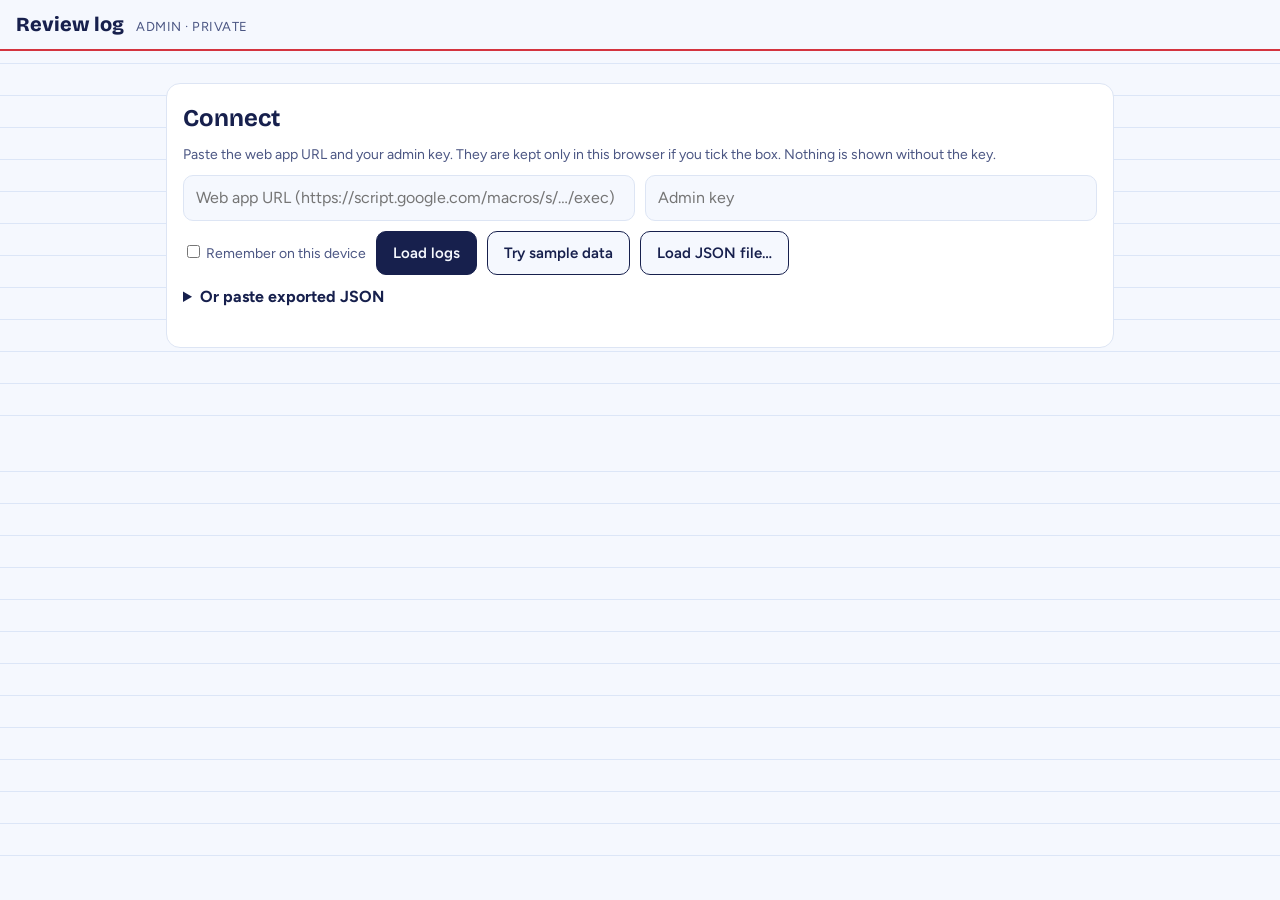
<file: rv-admin-q3x7/index.html>
<!doctype html>
<html lang="en"><head><meta charset="utf-8">
<meta name="viewport" content="width=device-width,initial-scale=1">
<meta name="robots" content="noindex,nofollow">
<title>Review Log · Admin</title>
<link rel="preconnect" href="https://fonts.googleapis.com"><link rel="preconnect" href="https://fonts.gstatic.com" crossorigin>
<link href="https://fonts.googleapis.com/css2?family=Bricolage+Grotesque:wght@600;800&family=Figtree:wght@400;600;700&family=Caveat:wght@600&display=swap" rel="stylesheet">
<style>
:root{--paper:#F5F8FE;--grid:#DCE6F7;--ink:#17204D;--ink2:#4B5683;--card:#fff;--rule:#DDE5F4;--red:#D4343F;--blue:#2F5BEA;--good:#16995F;--bad:#C62F3A;--hl:#FFEE9E;--warn:#B7791F}
@media(prefers-color-scheme:dark){:root:not([data-theme="light"]){--paper:#0E1330;--grid:#18204A;--ink:#EAF0FF;--ink2:#A9B4E0;--card:#161D44;--rule:#26305F;--red:#FF6B73;--blue:#8CA6FF;--good:#4FD08F;--bad:#FF7B84;--hl:#5a4d10;--warn:#F0B95B}}
*{box-sizing:border-box}
body{margin:0;background:var(--paper) repeating-linear-gradient(to bottom,transparent 0 31px,var(--grid) 31px 32px);color:var(--ink);font:16px/1.5 Figtree,system-ui,sans-serif}
header{position:sticky;top:0;background:var(--paper);border-bottom:2px solid var(--red);padding:12px 16px;z-index:5;display:flex;gap:12px;align-items:baseline;flex-wrap:wrap}
header b{font:800 20px 'Bricolage Grotesque',system-ui,sans-serif}header span{color:var(--ink2);font-size:13px;letter-spacing:.04em;text-transform:uppercase}
main{max-width:980px;margin:0 auto;padding:20px 16px 80px}
h1,h2{font-family:'Bricolage Grotesque',system-ui,sans-serif;margin:0 0 8px}h2{font-size:22px;margin-top:28px}
.card{background:var(--card);border:1px solid var(--rule);border-radius:14px;padding:16px;margin:12px 0}
.row{display:flex;gap:10px;flex-wrap:wrap;align-items:center}
input,select,textarea{font:inherit;font-size:16px;padding:10px 12px;border:1px solid var(--rule);border-radius:10px;background:var(--paper);color:var(--ink);min-height:44px}
input{flex:1;min-width:220px}
button{font:600 15px Figtree,system-ui,sans-serif;min-height:44px;padding:0 16px;border-radius:10px;border:1px solid var(--ink);background:var(--paper);color:var(--ink);cursor:pointer}
button.pri{background:var(--ink);color:var(--paper)}button:focus-visible,input:focus-visible,select:focus-visible{outline:3px solid var(--blue);outline-offset:2px}
.tiles{display:grid;grid-template-columns:repeat(auto-fit,minmax(150px,1fr));gap:10px}
.tile{background:var(--card);border:1px solid var(--rule);border-radius:12px;padding:12px}.tile b{display:block;font:800 26px 'Bricolage Grotesque',system-ui,sans-serif}.tile small{color:var(--ink2)}
.flag{display:flex;gap:10px;padding:10px 12px;border-left:5px solid var(--warn);background:var(--card);border-radius:8px;margin:8px 0;border-top:1px solid var(--rule);border-right:1px solid var(--rule);border-bottom:1px solid var(--rule)}
.flag.hi{border-left-color:var(--bad)}.flag.ok{border-left-color:var(--good)}.flag.info{border-left-color:var(--blue)}.flag b{display:block}.flag span{color:var(--ink2);font-size:14px}
table{width:100%;border-collapse:collapse;font-size:14px}th{text-align:left;font-size:12px;letter-spacing:.05em;text-transform:uppercase;color:var(--ink2);padding:6px 8px}td{padding:8px;border-top:1px solid var(--rule);vertical-align:top}
.meter{height:10px;background:var(--rule);border-radius:6px;overflow:hidden;min-width:90px}.meter i{display:block;height:100%;background:var(--good)}.meter.lo i{background:var(--bad)}.meter.mid i{background:var(--warn)}
.fr{font-family:Caveat,cursive;font-size:19px}.mut{color:var(--ink2);font-size:14px}.bars{display:flex;align-items:flex-end;gap:4px;height:90px}.bars div{flex:1;background:var(--blue);border-radius:3px 3px 0 0;min-height:2px;position:relative}.bars div:hover::after{content:attr(data-t);position:absolute;bottom:100%;left:50%;transform:translateX(-50%);background:var(--ink);color:var(--paper);font-size:11px;padding:2px 6px;border-radius:4px;white-space:nowrap}
.lab{display:flex;gap:4px;font-size:10px;color:var(--ink2)}.lab span{flex:1;text-align:center}
.tag{display:inline-block;padding:1px 8px;border-radius:99px;background:var(--hl);color:#17204D;font-size:12px;font-weight:700}
details summary{cursor:pointer;font-weight:700;min-height:32px}
[hidden]{display:none!important}
.scroll{overflow-x:auto}
</style></head><body>
<header><b>Review log</b><span>Admin · private</span></header>
<main>
<div class="card" id="conn">
 <h1 style="font-size:24px">Connect</h1>
 <p class="mut" style="margin:0 0 10px">Paste the web app URL and your admin key. They are kept only in this browser if you tick the box. Nothing is shown without the key.</p>
 <div class="row"><input id="ep" placeholder="Web app URL (https://script.google.com/macros/s/…/exec)" autocomplete="off"><input id="key" type="password" placeholder="Admin key" autocomplete="off"></div>
 <div class="row" style="margin-top:10px"><label class="mut"><input type="checkbox" id="rem" style="min-width:0;min-height:0;flex:none;margin-right:6px">Remember on this device</label>
 <button class="pri" id="go">Load logs</button><button id="demo">Try sample data</button><button id="file">Load JSON file…</button><input type="file" id="fi" accept=".json,.txt" hidden></div>
 <details style="margin-top:10px"><summary>Or paste exported JSON</summary><textarea id="paste" rows="4" style="width:100%;margin-top:8px" placeholder='Paste the JSON she copies from the #export page'></textarea><button id="pgo" style="margin-top:8px">Use pasted JSON</button></details>
 <p id="msg" class="mut" role="status"></p>
</div>
<div id="out" hidden></div>
</main>
<script>
"use strict";
const $=s=>document.querySelector(s);
const esc=s=>String(s==null?'':s).replace(/[&<>"']/g,c=>({'&':'&amp;','<':'&lt;','>':'&gt;','"':'&quot;',"'":'&#39;'}[c]));
const TNC={
 ch4:{etav:'Être & avoir (Thursday quiz)',vocab:'Vocabulaire',avoir:'Avoir & il y a',poss:'Adjectifs possessifs',adj:'Beau, nouveau, vieux',read:'Lecture & conversation',culture:'Culture & logement',phrases:'Construire des phrases'},
 mf:{'mf-speed':'Steps: speed','mf-distance':'Steps: distance','mf-time':'Steps: time','mf-accel':'Steps: acceleration','mf-forceA':'Steps: force → acceleration','mf-forceF':'Steps: force','mf-momentum':'Steps: momentum','mf-concept':'Concept questions','mf-name2f':'Name → formula','mf-f2name':'Formula → name','mf-build':'Build the formula','mf-blank':'Fill the formula blank','mf-symbol':'What a symbol means','mf-units':'Units','mf-q2u':'Quantity → unit','mf-u2q':'Unit → quantity','mf-word':'Word problems'},
 la5:{'la-meaning':'Word → meaning','la-word':'Meaning → word','la-choose':'Choosing the right word','la-complete':'Completing the sentence','la-synant':'Synonyms & antonyms','la-lit':'Vocabulary in context','la-spell':'Spelling','la-flash':'Flashcards'}};
const TN=Object.assign({},...Object.values(TNC));
const CHN={ch4:'French I · Chapitre 4',mf:'Motion and Forces',la5:'Unit 5 Vocabulary'};
const COLS=['t','s','d','c','tp','qt','m','q','a','r','ok','ms','v'];
const store={get(k){try{return localStorage.getItem(k)||''}catch(e){return ''}},set(k,v){try{localStorage.setItem(k,v)}catch(e){}},del(k){try{localStorage.removeItem(k)}catch(e){}}};
let RAW=[],CH=null,RAWseen=null;
const norm=s=>String(s||'').toLowerCase().replace(/[’‘`´]/g,"'").normalize('NFD').replace(/[̀-ͯ]/g,'').replace(/-/g,' ').replace(/[^a-z0-9' ]/g,' ').replace(/\s+/g,' ').trim();
function lev(a,b){if(a===b)return 0;const m=a.length,n=b.length;if(!m)return n;if(!n)return m;let p=[...Array(n+1).keys()];for(let i=1;i<=m;i++){const c=[i];for(let j=1;j<=n;j++)c[j]=Math.min(p[j]+1,c[j-1]+1,p[j-1]+(a[i-1]===b[j-1]?0:1));p=c}return p[n]}
const pct=(a,b)=>b?Math.round(100*a/b):0;
const med=a=>{if(!a.length)return 0;a=[...a].sort((x,y)=>x-y);return a[a.length>>1]};
const ago=t=>{const d=(Date.now()-t)/6e4;if(d<2)return 'just now';if(d<90)return Math.round(d)+' min ago';if(d<2160)return Math.round(d/60)+' h ago';return Math.round(d/1440)+' days ago'};
const dkey=t=>{const d=new Date(t);return d.getFullYear()+'-'+String(d.getMonth()+1).padStart(2,'0')+'-'+String(d.getDate()).padStart(2,'0')};
function cls(p){return p<60?'lo':p<80?'mid':''}
function meter(p){return `<div class="meter ${cls(p)}" role="img" aria-label="${p}%"><i style="width:${p}%"></i></div>`}

function toObjs(j){ // accepts {rows,cols}, array of arrays, or array of objects
  let rows=j&&j.rows?j.rows:j,cols=j&&j.cols?j.cols:COLS;
  if(!Array.isArray(rows))throw new Error('Unrecognised data');
  return rows.map(r=>Array.isArray(r)?Object.fromEntries(cols.map((c,i)=>[c,r[i]])):r).filter(o=>o&&o.t).map(o=>({t:+o.t,s:o.s||'',d:o.d||'',c:o.c||'',tp:o.tp||'',qt:o.qt||'',m:o.m||'',q:String(o.q||''),a:String(o.a||''),r:String(o.r||''),ok:+o.ok?1:0,ms:+o.ms||0,v:o.v||''}));
}
function setMsg(t,bad){const m=$('#msg');m.textContent=t;m.style.color=bad?'var(--bad)':'var(--ink2)'}
async function load(){
  const ep=$('#ep').value.trim(),key=$('#key').value.trim();
  if(!/^https:\/\/script\.google\.com\//.test(ep)||!key){setMsg('Enter the web app URL (starts with https://script.google.com/) and the admin key.',1);return}
  if($('#rem').checked){store.set('adm-ep',ep);store.set('adm-key',key)}else{store.del('adm-ep');store.del('adm-key')}
  setMsg('Loading…');
  try{
    const r=await fetch(ep+'?key='+encodeURIComponent(key),{redirect:'follow'});const j=await r.json();
    if(!j.ok){setMsg('The server said no. Check the admin key.',1);return}
    RAW=toObjs(j);setMsg(RAW.length+' events loaded.');render();
  }catch(e){setMsg('Could not reach the web app. Check the URL and that it is deployed with access “Anyone”.',1)}
}
function sample(){
  const topics=[['vocab',.78],['avoir',.55],['poss',.7],['adj',.42],['read',.85],['culture',.6],['phrases',.5]];
  const qs={vocab:['la grand-mère → grandmother','le cousin → cousin (m.)','la salle à manger → dining room','le jardin → garden'],avoir:['Tu ___ quel âge ?','Nous ___ faim.','Il y a / Ils ont ?','Elle n’___ pas de frère.'],poss:['my sister → ma sœur','his/her father → son père','their friends → leurs amis','our house → notre maison'],adj:['un ___ appartement (beau)','un ___ ami (nouveau)','une ___ maison (vieux)','des ___ arbres (beau)'],read:['Where does Vincent live?','Who is Charlotte?','How many rooms does it have?'],culture:['Louvre arrondissement?','Where is rue Jacob?','What is an HLM?'],phrases:['Build: He has a big house','Build: My friends are nice']};
  const out=[];const now=Date.now();let seed=7;const rnd=()=>(seed=(seed*16807)%2147483647)/2147483647;
  for(let d=5;d>=0;d--){if(d===3)continue;const s='S'+d;let t=now-d*864e5-rnd()*3e6;
    for(let i=0;i<70;i++){const [tp,p]=topics[Math.floor(rnd()*topics.length)];const pool=qs[tp];const q=pool[Math.floor(rnd()*pool.length)];const bump=(5-d)*.02;const ok=rnd()<p+bump?1:0;
      const typed=tp==='vocab'||tp==='poss'||tp==='adj'||tp==='avoir';const ans=q.includes('→')?q.split('→')[1].trim():'answer';
      let r=ok?ans:(rnd()<.35?ans.replace(/[éèêë]/g,'e').replace('œ','oe'):rnd()<.15?'':rnd()<.4?ans.slice(0,-1)+'s':'autre');
      if(!ok&&typed&&norm(r)===norm(ans)){}
      out.push({t:Math.round(t+=4000+rnd()*20000),s,d:'DEV1',c:'ch4',tp,qt:typed?'type':'mc',m:'practice',q,a:ans,r,ok:ok,ms:Math.round(4000+rnd()*14000*(tp==='adj'?1.8:1)),v:''})}
    if(d<=1){for(let i=0;i<49;i++){const [tp,p]=topics[i%7];out.push({t:Math.round(t+=9000),s:s+'T',d:'DEV1',c:'ch4',tp,qt:'mc',m:'test',q:'Test '+tp+' '+i,a:'x',r:'x',ok:rnd()<p?1:0,ms:9000,v:''})}}}
  out.push({t:now-60000,s:'S0',d:'DEV1',c:'ch4',tp:'poss',qt:'type',m:'override',q:'their friends → leurs amis',a:'leurs amis',r:'ses amis',ok:1,ms:0,v:''});
  return out.sort((a,b)=>a.t-b.t);
}
function render(){
  const chs=[...new Set(RAW.map(e=>e.c))].filter(Boolean);if(RAWseen!==RAW){RAWseen=RAW;CH=null}
  if(CH===null){const lastE=RAW.length?RAW.reduce((a,b)=>b.t>a.t?b:a):null;CH=lastE&&chs.length>1?lastE.c:''}const cur=CH;
  const D=RAW.filter(e=>!cur||e.c===cur);
  const G=D.filter(e=>e.qt!=='flash'&&e.m!=='override');
  const F=D.filter(e=>e.qt==='flash');const O=D.filter(e=>e.m==='override');
  const out=$('#out');out.hidden=false;
  if(!D.length){out.innerHTML='<div class="card">No attempts yet.</div>';return}
  const ok=G.filter(e=>e.ok).length,sess=new Set(D.map(e=>e.s)).size,days=new Set(D.map(e=>dkey(e.t))).size,last=Math.max(...D.map(e=>e.t));
  const msAll=G.map(e=>e.ms).filter(x=>x>0),mAll=med(msAll);
  const topics=[...new Set([...(cur?Object.keys(TNC[cur]||{}):[]),...G.map(e=>e.tp)])].filter(k=>cur?(TNC[cur]?k in TNC[cur]||G.some(e=>e.tp===k):true):true).filter(k=>k!=='la-flash');
  const T={};topics.forEach(tp=>{const g=G.filter(e=>e.tp===tp);const cut=Date.now()-3*864e5;const rec=g.filter(e=>e.t>=cut),old=g.filter(e=>e.t<cut);T[tp]={n:g.length,ok:g.filter(e=>e.ok).length,ms:med(g.map(e=>e.ms).filter(x=>x>0)),rn:rec.length,rp:pct(rec.filter(e=>e.ok).length,rec.length),on:old.length,op:pct(old.filter(e=>e.ok).length,old.length)}});
  // questions
  const Q={};G.forEach(e=>{const k=e.tp+'|'+e.q;const o=Q[k]||(Q[k]={tp:e.tp,q:e.q,a:e.a,n:0,ok:0,w:{},last:0,lastOk:1,streak:0,ms:[]});o.n++;o.ok+=e.ok;o.last=Math.max(o.last,e.t);o.ms.push(e.ms);if(!e.ok){const r=e.r||'(blank)';o.w[r]=(o.w[r]||0)+1}});
  Object.values(Q).forEach(o=>{const seq=G.filter(e=>e.tp===o.tp&&e.q===o.q).sort((a,b)=>a.t-b.t);let s=0;for(let i=seq.length-1;i>=0&&!seq[i].ok;i--)s++;o.streak=s});
  const ov={};O.forEach(e=>{ov[e.q]=(ov[e.q]||0)+1});
  const hard=Object.values(Q).filter(o=>o.n>=2&&o.ok<o.n).sort((a,b)=>(a.ok/a.n)-(b.ok/b.n)||b.n-a.n).slice(0,25);
  // error patterns (typed misses)
  const miss=G.filter(e=>!e.ok);const typedMiss=miss.filter(e=>e.qt==='type');
  const P={blank:0,accent:0,close:0,other:0};
  typedMiss.forEach(e=>{if(!e.r.trim())P.blank++;else if(norm(e.r)===norm(e.a)||norm(e.r).replace(/ /g,'')===norm(e.a).replace(/ /g,''))P.accent++;else if(lev(norm(e.r),norm(e.a))<=2)P.close++;else P.other++});
  // flags
  const F1=[];
  Object.entries(T).filter(([,t])=>t.n>=8&&pct(t.ok,t.n)<70).sort((a,b)=>pct(a[1].ok,a[1].n)-pct(b[1].ok,b[1].n)).forEach(([k,t])=>F1.push({lv:pct(t.ok,t.n)<55?'hi':'',h:`${TN[k]||k}: ${pct(t.ok,t.n)}% correct`,s:`${t.ok} of ${t.n} answers right.`+(t.rn>=5&&t.on>=5?` Last 3 days ${t.rp}% vs ${t.op}% before.`:'')}));
  Object.values(Q).filter(o=>o.streak>=3).sort((a,b)=>b.streak-a.streak).slice(0,5).forEach(o=>F1.push({lv:'hi',h:`Stuck on: ${o.q}`,s:`Wrong ${o.streak} times in a row. Answer: ${o.a}`}));
  Object.entries(T).filter(([,t])=>t.n>=8&&mAll&&t.ms>mAll*1.5).forEach(([k,t])=>F1.push({lv:'info',h:`${TN[k]||k}: slow`,s:`Median ${(t.ms/1000).toFixed(1)}s per question vs ${(mAll/1000).toFixed(1)}s overall. She may be unsure even when right.`}));
  if(typedMiss.length>=8&&P.accent/typedMiss.length>=.25)F1.push({lv:'',h:'Accent slips',s:`${P.accent} of ${typedMiss.length} typed misses were only missing an accent (or spacing). Cheap marks to win back.`});
  if(typedMiss.length>=8&&P.blank/typedMiss.length>=.2)F1.push({lv:'',h:'Blank answers',s:`${P.blank} typed answers were left empty, which usually means “don’t know”.`});
  Object.entries(ov).filter(([,n])=>n>=2).forEach(([q,n])=>F1.push({lv:'info',h:`Possible app gap: ${q}`,s:`She marked “I was actually right” ${n} times. The app may be missing a valid answer.`}));
  (cur?topics:[]).filter(k=>!T[k]||T[k].n===0).forEach(k=>F1.push({lv:'info',h:`Not tried yet: ${TN[k]}`,s:'No graded answers in this area.'}));
  // tests
  const TS={};D.filter(e=>e.m==='test').forEach(e=>{const o=TS[e.s]||(TS[e.s]={t:e.t,n:0,ok:0,by:{}});o.n++;o.ok+=e.ok;o.t=Math.max(o.t,e.t);const b=o.by[e.tp]||(o.by[e.tp]=[0,0]);b[1]++;b[0]+=e.ok});
  const tests=Object.values(TS).sort((a,b)=>b.t-a.t).slice(0,8);
  if(tests.length){const l=tests[0];F1.push({lv:pct(l.ok,l.n)>=80?'ok':'info',h:`Latest mock test: ${l.ok}/${l.n} (${pct(l.ok,l.n)}%)`,s:ago(l.t)+(tests.length>1?'. Previous: '+tests.slice(1,4).map(x=>pct(x.ok,x.n)+'%').join(', '):'')})}
  if(!F1.some(f=>f.lv==='hi'||f.lv===''))F1.unshift({lv:'ok',h:'Nothing alarming yet',s:'No area is clearly weak with the data so far.'});
  // activity
  const dayN={};D.forEach(e=>{const k=dkey(e.t);dayN[k]=(dayN[k]||0)+1});const dl=[];for(let i=13;i>=0;i--){const d=new Date(Date.now()-i*864e5);dl.push([dkey(d),d.getDate()])}
  const mx=Math.max(1,...dl.map(([k])=>dayN[k]||0));
  const hr=Array(24).fill(0);D.forEach(e=>hr[new Date(e.t).getHours()]++);const hm=Math.max(1,...hr);
  const fl={};F.forEach(e=>{const k=e.q;const o=fl[k]||(fl[k]={q:k,a:e.a,again:0,got:0});e.ok?o.got++:o.again++});
  const flHard=Object.values(fl).filter(o=>o.again>=2).sort((a,b)=>b.again-a.again).slice(0,12);

  out.innerHTML=`
  <div class="row" style="justify-content:space-between"><h1 style="font-size:26px;margin:16px 0 0">Overview${cur?` · ${esc(CHN[cur]||cur)}`:''}</h1>
  <div class="row">${chs.length>1?`<select id="chsel" aria-label="Which review"><option value="">All reviews</option>${chs.map(c=>`<option value="${esc(c)}" ${c===cur?'selected':''}>${esc(CHN[c]||c)}</option>`).join('')}</select>`:''}<button id="csv">Download CSV</button></div></div>
  <div class="tiles" style="margin-top:10px">
   <div class="tile"><b>${G.length}</b><small>graded answers</small></div>
   <div class="tile"><b>${pct(ok,G.length)}%</b><small>correct overall</small></div>
   <div class="tile"><b>${sess}</b><small>sessions on ${days} day${days>1?'s':''}</small></div>
   <div class="tile"><b>${(mAll/1000).toFixed(1)}s</b><small>median time per answer</small></div>
   <div class="tile"><b style="font-size:20px;padding-top:6px">${esc(ago(last))}</b><small>last active</small></div>
  </div>
  <h2>Where she needs help</h2>${F1.map(f=>`<div class="flag ${f.lv}"><div><b>${esc(f.h)}</b><span>${esc(f.s)}</span></div></div>`).join('')}
  <h2>Accuracy by topic</h2><div class="card scroll"><table><tr><th>Topic</th><th>Right</th><th style="width:30%">Accuracy</th><th>Median time</th><th>Trend (3 days vs before)</th></tr>
  ${topics.map(k=>{const t=T[k];const p=pct(t.ok,t.n);const tr=t.rn>=5&&t.on>=5?(t.rp-t.op>=8?'▲ '+(t.rp-t.op)+' pts':t.rp-t.op<=-8?'▼ '+(t.op-t.rp)+' pts':'steady'):'–';return `<tr><td>${esc(TN[k]||k)}</td><td>${t.ok}/${t.n}</td><td>${t.n?meter(p)+'<span class="mut">'+p+'%</span>':'<span class="mut">not tried</span>'}</td><td>${t.ms?(t.ms/1000).toFixed(1)+'s':'–'}</td><td>${tr}</td></tr>`}).join('')}</table></div>
  <h2>Hardest questions</h2><div class="card scroll">${hard.length?`<table><tr><th>Question</th><th>Tries</th><th>Right</th><th>Correct answer</th><th>Her usual wrong answers</th></tr>${hard.map(o=>`<tr><td>${esc(o.q)}<div class="mut">${esc(TN[o.tp]||o.tp)}</div></td><td>${o.n}</td><td>${pct(o.ok,o.n)}%</td><td class="fr">${esc(o.a)}</td><td>${Object.entries(o.w).sort((a,b)=>b[1]-a[1]).slice(0,3).map(([r,n])=>`<span class="fr">${esc(r)}</span>${n>1?' ×'+n:''}`).join('<br>')}${ov[o.q]?`<div class="tag">disputed ×${ov[o.q]}</div>`:''}</td></tr>`).join('')}</table>`:'<span class="mut">No repeated misses yet.</span>'}</div>
  <h2>What kind of mistakes</h2><div class="card"><div class="tiles">
   <div class="tile"><b>${miss.length}</b><small>wrong answers total</small></div>
   <div class="tile"><b>${typedMiss.length}</b><small>typed (of those)</small></div>
   <div class="tile"><b>${P.accent}</b><small>accent / spacing only</small></div>
   <div class="tile"><b>${P.close}</b><small>close (1–2 letters off)</small></div>
   <div class="tile"><b>${P.blank}</b><small>left blank</small></div>
   <div class="tile"><b>${P.other}</b><small>other typed errors</small></div></div>
   <p class="mut" style="margin-bottom:0">Accent and close misses are spelling. “Other” and blank mean the word or rule isn’t known yet.</p></div>
  <h2>Mock tests</h2><div class="card scroll">${tests.length?`<table><tr><th>When</th><th>Score</th><th>Weakest areas</th></tr>${tests.map(x=>{const w=Object.entries(x.by).map(([k,[a,b]])=>[k,pct(a,b),b]).filter(r=>r[2]>=3).sort((a,b)=>a[1]-b[1]).slice(0,2);return `<tr><td>${esc(ago(x.t))}</td><td>${x.ok}/${x.n} (${pct(x.ok,x.n)}%)</td><td>${w.map(r=>esc(TN[r[0]]||r[0])+' '+r[1]+'%').join(', ')}</td></tr>`}).join('')}</table>`:'<span class="mut">No mock test finished yet.</span>'}</div>
  <h2>Flashcards she keeps missing</h2><div class="card">${flHard.length?flHard.map(o=>`<div><span class="fr">${esc(o.q)}</span> <span class="mut">→ ${esc(o.a)} · “again” ×${o.again}</span></div>`).join(''):'<span class="mut">Nothing repeated yet.</span>'}</div>
  <h2>When she studies</h2><div class="card"><div class="mut">Answers per day, last 14 days</div>
   <div class="bars">${dl.map(([k,d])=>`<div style="height:${Math.round(100*(dayN[k]||0)/mx)}%" data-t="${k}: ${dayN[k]||0}"></div>`).join('')}</div><div class="lab">${dl.map(([k,d])=>`<span>${d}</span>`).join('')}</div>
   <div class="mut" style="margin-top:14px">By hour of day</div><div class="bars">${hr.map((n,h)=>`<div style="height:${Math.round(100*n/hm)}%;background:var(--red)" data-t="${h}:00 · ${n}"></div>`).join('')}</div><div class="lab">${hr.map((n,h)=>`<span>${h%3?'':h}</span>`).join('')}</div></div>
  <p class="mut">Devices seen: ${new Set(D.map(e=>e.d)).size}. Events are only recorded while she is online or when the page flushes; a few may arrive late.</p>`;
  const cs=$('#chsel');if(cs)cs.onchange=()=>{CH=cs.value;render()};
  $('#csv').onclick=()=>{const q=v=>'"'+String(v).replace(/"/g,'""').replace(/^([=+\-@])/,"'$1")+'"';const L=[COLS.join(',')].concat(D.map(e=>COLS.map(c=>c==='t'?new Date(e.t).toISOString():q(e[c])).join(',')));const a=document.createElement('a');a.href=URL.createObjectURL(new Blob(['﻿'+L.join('\n')],{type:'text/csv;charset=utf-8'}));a.download='french-log.csv';a.click()};
}
$('#go').onclick=load;
$('#demo').onclick=()=>{RAW=sample();setMsg('Showing made-up sample data, not real attempts.');render()};
$('#file').onclick=()=>$('#fi').click();
$('#fi').onchange=e=>{const f=e.target.files[0];if(!f)return;const r=new FileReader();r.onload=()=>{try{RAW=toObjs(JSON.parse(r.result));setMsg(RAW.length+' events loaded from file.');render()}catch(x){setMsg('That file was not valid log JSON.',1)}};r.readAsText(f)};
$('#pgo').onclick=()=>{try{RAW=toObjs(JSON.parse($('#paste').value));setMsg(RAW.length+' events loaded.');render()}catch(x){setMsg('That was not valid log JSON.',1)}};
$('#ep').value=store.get('adm-ep');$('#key').value=store.get('adm-key');$('#rem').checked=!!store.get('adm-key');
$('#key').addEventListener('keydown',e=>{if(e.key==='Enter')load()});
</script></body></html>
</file>
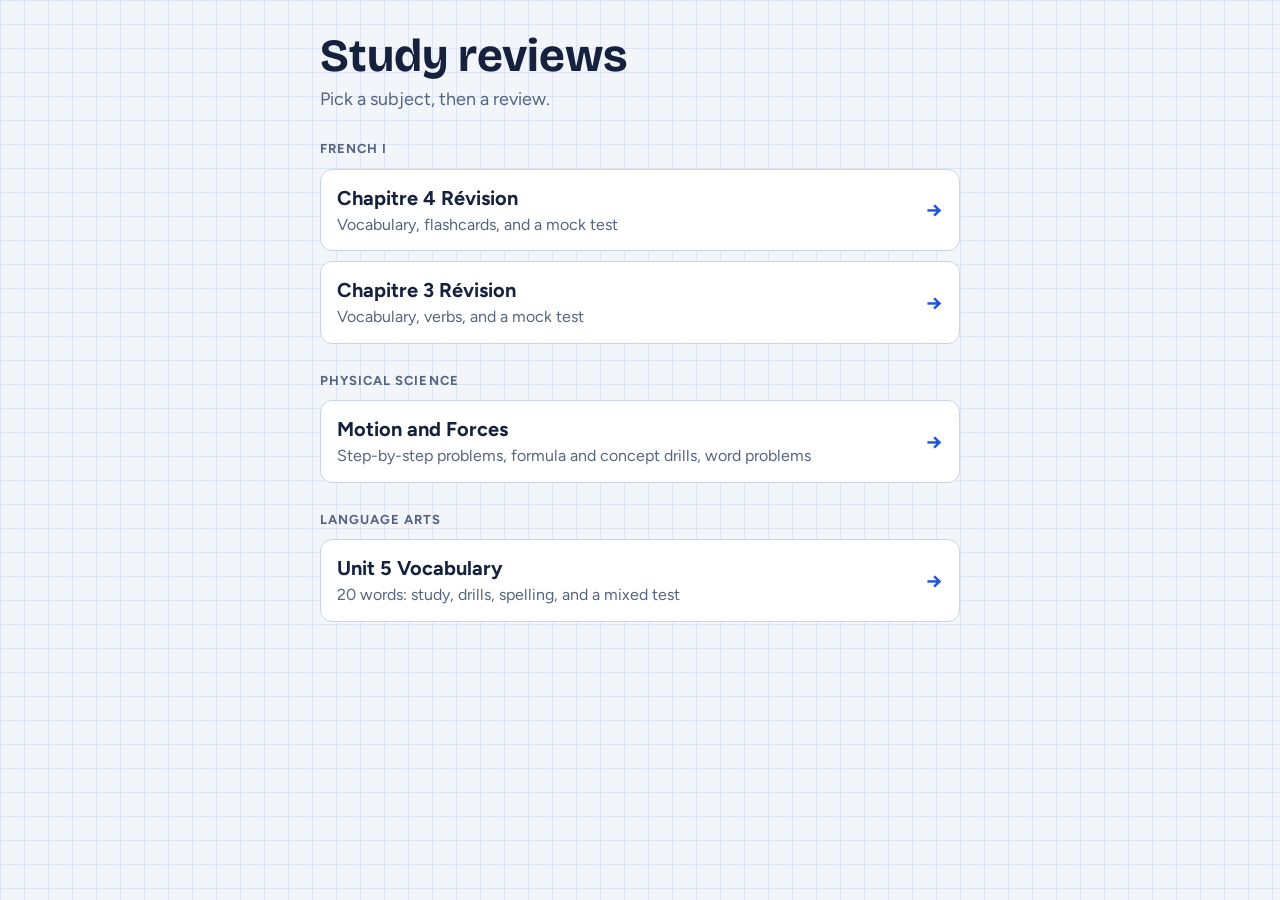
<file: study-h6w2/index.html>
<!doctype html>
<html lang="en"><head><meta charset="utf-8"><meta name="viewport" content="width=device-width,initial-scale=1,viewport-fit=cover">
<meta name="robots" content="noindex">
<title>Study Reviews</title>
<meta name="claude:viewport-fit-sides" content="cover">
<link rel="stylesheet" href="https://fonts.googleapis.com/css2?family=Bricolage+Grotesque:opsz,wght@12..96,700&family=Figtree:wght@400;600;700&display=swap">
<style>
/* Layout: graph-paper page, one column, a labeled list of review links per subject. To add a review, copy one <li> into the right subject. */
:root{
  --bg:#F2F5FA; --grid:#DCE5F1; --card:#FFFFFF; --ink:#16213D; --muted:#55657F; --line:#C9D5E5; --accent:#2457D6;
  --display:'Bricolage Grotesque','Trebuchet MS',system-ui,sans-serif;
  --body:'Figtree',system-ui,-apple-system,'Segoe UI',sans-serif;
  color-scheme:light;
}
@media (prefers-color-scheme:dark){:root:not([data-theme="light"]){
  --bg:#0F1726; --grid:#18243B; --card:#172236; --ink:#E8EEF8; --muted:#9BACC6; --line:#2B3B58; --accent:#7AA2FF; color-scheme:dark}}
:root[data-theme="dark"]{--bg:#0F1726; --grid:#18243B; --card:#172236; --ink:#E8EEF8; --muted:#9BACC6; --line:#2B3B58; --accent:#7AA2FF; color-scheme:dark}
*{box-sizing:border-box}
html{background:var(--bg)}
body{margin:0;min-height:100vh;background-color:var(--bg);
  background-image:linear-gradient(var(--grid) 1px,transparent 1px),linear-gradient(90deg,var(--grid) 1px,transparent 1px);background-size:24px 24px;
  color:var(--ink);font-family:var(--body);font-size:18px;line-height:1.45;
  padding-block:32px 56px;padding-left:max(16px,env(safe-area-inset-left,0px));padding-right:max(16px,env(safe-area-inset-right,0px))}
main{max-width:640px;margin:0 auto;display:flex;flex-direction:column;gap:28px}
h1{font-family:var(--display);font-size:clamp(32px,8vw,46px);line-height:1.05;margin:0;text-wrap:balance}
.sub{margin:6px 0 0;color:var(--muted)}
section{display:flex;flex-direction:column;gap:10px}
h2{margin:0;font-size:13px;letter-spacing:.08em;text-transform:uppercase;color:var(--muted);font-weight:700}
ul{list-style:none;margin:0;padding:0;display:flex;flex-direction:column;gap:10px}
a.rev{display:flex;align-items:center;justify-content:space-between;gap:16px;background:var(--card);color:inherit;text-decoration:none;border:1.5px solid var(--line);border-radius:12px;padding:14px 16px;min-height:64px}
a.rev:hover{border-color:var(--accent)}
a.rev:focus-visible{outline:3px solid var(--accent);outline-offset:2px}
.t{display:flex;flex-direction:column;min-width:0}
.t b{font-size:20px;font-weight:700}
.t span{color:var(--muted);font-size:16px}
.go{flex:none;color:var(--accent);font-weight:700;font-size:22px}
</style></head>
<body>
<main>
  <header>
    <h1>Study reviews</h1>
    <p class="sub">Pick a subject, then a review.</p>
  </header>

  <section aria-labelledby="s-fr">
    <h2 id="s-fr">French I</h2>
    <ul>
      <li><a class="rev" href="/fr-ch4-m8x3/"><span class="t"><b>Chapitre 4 Révision</b><span>Vocabulary, flashcards, and a mock test</span></span><span class="go" aria-hidden="true">→</span></a></li>
      <li><a class="rev" href="/fr-ch3-k7q2/"><span class="t"><b>Chapitre 3 Révision</b><span>Vocabulary, verbs, and a mock test</span></span><span class="go" aria-hidden="true">→</span></a></li>
    </ul>
  </section>

  <section aria-labelledby="s-ps">
    <h2 id="s-ps">Physical Science</h2>
    <ul>
      <li><a class="rev" href="/motion-forces-t5n2/"><span class="t"><b>Motion and Forces</b><span>Step-by-step problems, formula and concept drills, word problems</span></span><span class="go" aria-hidden="true">→</span></a></li>
    </ul>
  </section>
  <section aria-labelledby="s-la">
    <h2 id="s-la">Language Arts</h2>
    <ul>
      <li><a class="rev" href="/la-vocab-u5-r4w9/"><span class="t"><b>Unit 5 Vocabulary</b><span>20 words: study, drills, spelling, and a mixed test</span></span><span class="go" aria-hidden="true">→</span></a></li>
    </ul>
  </section>
</main>
</body></html>
</file>
<file: css/grayscale.css>
body {
    width: 100%;
    height: 100%;
    font-family: Georgia, "Times New Roman", serif;
    color: #121212;
    background-color: #fff;
}

html {
    width: 100%;
    height: 100%;
}

h1,
h2,
h3,
h4,
h5,
h6 {
    margin: 0 0 35px;
    text-transform: none;
    font-family: "Montserrat", "Helvetica Neue", Helvetica, Arial, sans-serif;
    font-weight: 700;
    letter-spacing: -0.5px;
    color: #121212;
}

h2 {
    font-size: 32px;
    border-bottom: 1px solid #e2e2e2;
    padding-bottom: 12px;
    margin-bottom: 30px;
}

h4 {
    font-size: 18px;
    font-weight: 600;
    color: #333;
    margin-bottom: 20px;
    text-transform: uppercase;
    letter-spacing: 1px;
}

p {
    margin: 0 0 25px;
    font-size: 18px;
    line-height: 1.7;
    color: #333;
}

.about-me {
    margin: 0 0 20px;
}

.small-text {
    font-family: "Montserrat", "Helvetica Neue", Helvetica, Arial, sans-serif;
    font-size: 15px;
    margin: 0 0 12px;
    line-height: 1.6;
    color: #444;
}

.education {
    font-family: "Montserrat", "Helvetica Neue", Helvetica, Arial, sans-serif;
    font-size: 15px;
    margin: 0 0 0px;
    color: #333;
}

.education-footer {
    font-family: "Montserrat", "Helvetica Neue", Helvetica, Arial, sans-serif;
    font-size: 15px;
    margin: 0 0 35px;
    color: #666;
}

.resume {
    font-family: "Montserrat", "Helvetica Neue", Helvetica, Arial, sans-serif;
    font-size: 14px;
    text-transform: uppercase;
    letter-spacing: 0.5px;
}

.project-row {
    padding-top: 20px;
}

.bottom-row {
    padding-bottom: 100px;
}

@media(min-width:767px) {
    p {
        margin: 0 0 35px;
        font-size: 19px;
        line-height: 1.75;
    }
}

a {
    color: #A96B47;
    text-decoration: none;
    border-bottom: 1px solid transparent;
    -webkit-transition: all .2s ease-in-out;
    -moz-transition: all .2s ease-in-out;
    transition: all .2s ease-in-out;
}

a:hover,
a:focus {
    text-decoration: none;
    color: #121212;
    border-bottom-color: #121212;
}

.light {
    font-weight: 400;
}

.navbar {
    margin-bottom: 0;
    border-bottom: 1px solid #e2e2e2;
    text-transform: uppercase;
    font-family: "Montserrat", "Helvetica Neue", Helvetica, Arial, sans-serif;
    font-size: 12px;
    letter-spacing: 0.5px;
    background-color: #fff;
}

.navbar-brand {
    font-weight: 600;
}

.navbar-brand:focus {
    outline: 0;
}

.navbar-custom a {
    color: #333;
    border-bottom: none;
}

.navbar-custom .nav li a {
    -webkit-transition: color .3s ease-in-out;
    -moz-transition: color .3s ease-in-out;
    transition: color .3s ease-in-out;
}

.navbar-custom .nav li a:hover,
.navbar-custom .nav li a:focus,
.navbar-custom .nav li.active {
    outline: 0;
    background-color: transparent;
    color: #A96B47;
}

.navbar-toggle {
    padding: 4px 6px;
    font-size: 16px;
    color: #333;
}

.navbar-toggle:focus,
.navbar-toggle:active {
    outline: 0;
}

@media(min-width:767px) {
    .navbar {
        padding: 15px 0;
        border-bottom: 1px solid #e2e2e2;
        letter-spacing: 0.5px;
        background: #fff;
        -webkit-transition: background .5s ease-in-out, padding .5s ease-in-out;
        -moz-transition: background .5s ease-in-out, padding .5s ease-in-out;
        transition: background .5s ease-in-out, padding .5s ease-in-out;
    }

    .top-nav-collapse {
        padding: 10px 0;
        background-color: #fff;
        box-shadow: 0 1px 3px rgba(0,0,0,0.08);
    }

    .navbar-custom.top-nav-collapse {
        border-bottom: 1px solid #e2e2e2;
    }
}

.intro {
    display: table;
    width: 100%;
    height: auto;
    padding: 120px 0 80px;
    text-align: center;
    color: #121212;
    background: #fafafa;
    border-bottom: 1px solid #e2e2e2;
}

.intro-body {
    display: table-cell;
    vertical-align: middle;
}

.brand-heading {
    font-size: 42px;
    font-family: Georgia, "Times New Roman", serif;
    font-weight: 700;
    letter-spacing: -1px;
    text-transform: none;
}

.intro-text {
    font-size: 16px;
    font-family: "Montserrat", "Helvetica Neue", Helvetica, Arial, sans-serif;
    color: #666;
    letter-spacing: 0.5px;
}

@media(min-width:767px) {
    .intro {
        height: auto;
        padding: 180px 0 120px;
    }

    .brand-heading {
        font-size: 72px;
    }

    .intro-text {
        font-size: 18px;
    }
}

.btn-circle {
    width: 50px;
    height: 50px;
    margin-top: 25px;
    padding: 5px 12px;
    border: 1px solid #ccc;
    border-radius: 25px;
    font-size: 28px;
    color: #666;
    background: transparent;
    -webkit-transition: all .3s ease-in-out;
    -moz-transition: all .3s ease-in-out;
    transition: all .3s ease-in-out;
}

.btn-circle:hover,
.btn-circle:focus {
    outline: 0;
    color: #A96B47;
    border-color: #A96B47;
    background: transparent;
}

.page-scroll .btn-circle i.animated {
    -webkit-transition-property: -webkit-transform;
    -webkit-transition-duration: 1s;
    -moz-transition-property: -moz-transform;
    -moz-transition-duration: 1s;
}

.page-scroll .btn-circle:hover i.animated {
    -webkit-animation-name: pulse;
    -moz-animation-name: pulse;
    -webkit-animation-duration: 1.5s;
    -moz-animation-duration: 1.5s;
    -webkit-animation-iteration-count: infinite;
    -moz-animation-iteration-count: infinite;
    -webkit-animation-timing-function: linear;
    -moz-animation-timing-function: linear;
}

@-webkit-keyframes pulse {
    0 {
        -webkit-transform: scale(1);
        transform: scale(1);
    }

    50% {
        -webkit-transform: scale(1.2);
        transform: scale(1.2);
    }

    100% {
        -webkit-transform: scale(1);
        transform: scale(1);
    }
}

@-moz-keyframes pulse {
    0 {
        -moz-transform: scale(1);
        transform: scale(1);
    }

    50% {
        -moz-transform: scale(1.2);
        transform: scale(1.2);
    }

    100% {
        -moz-transform: scale(1);
        transform: scale(1);
    }
}

.content-section {
    padding-top: 80px;
    padding-bottom: 40px;
    border-bottom: 1px solid #e2e2e2;
}

.content-section:last-of-type {
    border-bottom: none;
}

@media(min-width:767px) {
    .content-section {
        padding-top: 100px;
        padding-bottom: 60px;
    }

    .download-section {
        padding: 100px 0;
    }

    #map {
        height: 400px;
        margin-top: 250px;
    }
}

.btn {
    text-transform: uppercase;
    font-family: "Montserrat", "Helvetica Neue", Helvetica, Arial, sans-serif;
    font-weight: 500;
    font-size: 13px;
    letter-spacing: 0.5px;
    -webkit-transition: all .3s ease-in-out;
    -moz-transition: all .3s ease-in-out;
    transition: all .3s ease-in-out;
}

.btn-default {
    border: 1px solid #A96B47;
    color: #A96B47;
    background-color: transparent;
}

.btn-default:hover,
.btn-default:focus {
    border: 1px solid #A96B47;
    outline: 0;
    color: #fff;
    background-color: #A96B47;
}

.btn-huge {
    padding: 25px;
    font-size: 26px;
}

.banner-social-buttons {
    margin-top: 0;
}

@media(max-width:1199px) {
    ul.banner-social-buttons {
        margin-top: 15px;
    }
}

@media(max-width:767px) {
    ul.banner-social-buttons>li {
        display: block;
        margin-bottom: 20px;
        padding: 0;
    }

    ul.banner-social-buttons>li:last-child {
        margin-bottom: 0;
    }
}

::-moz-selection {
    text-shadow: none;
    background: #d4e5f7;
}

::selection {
    text-shadow: none;
    background: #d4e5f7;
}

img::selection {
    background: 0 0;
}

img::-moz-selection {
    background: 0 0;
}

body {
    -webkit-tap-highlight-color: rgba(50,104,145,.2);
}

/* Project cards styling */
.col-lg-4 {
    margin-bottom: 30px;
}

.col-lg-4 .small-text strong {
    color: #121212;
}

/* Contact section */
#contact .small-text a {
    display: inline-flex;
    align-items: center;
    gap: 8px;
}

#contact i {
    color: #666;
}

#contact a:hover i {
    color: #A96B47;
}

/* Published work header spacing fix */
.pub-header {
    margin-top: 0;
}
</file>
